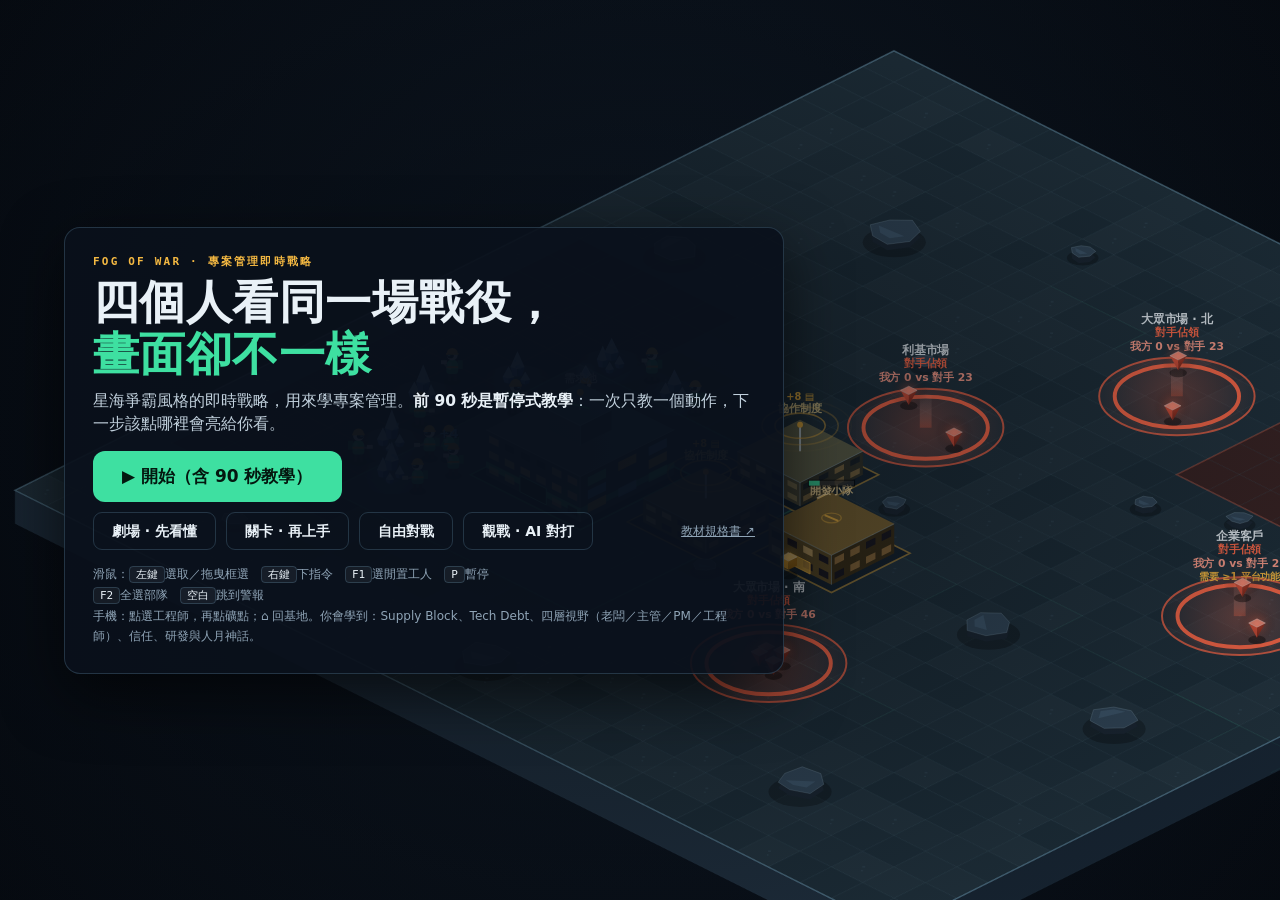
<file: orig/index.html>
<!doctype html>
<html lang="zh-Hant">
<head>
<meta charset="utf-8">
<meta name="viewport" content="width=device-width,initial-scale=1,viewport-fit=cover">
<title>戰爭迷霧 — 專案管理即時戰略</title>
<meta name="description" content="星海爭霸風格的專案管理即時戰略：先暫停教學、一次學一個動作，玩懂供給卡住、技術債、三層視野與信任。">
<link rel="icon" href="data:image/svg+xml,%3Csvg xmlns='http://www.w3.org/2000/svg' viewBox='0 0 32 32'%3E%3Crect width='32' height='32' rx='7' fill='%230b1420'/%3E%3Cpath d='M16 5l10 5.5v11L16 27 6 21.5v-11z' fill='none' stroke='%233ee0a1' stroke-width='2'/%3E%3Ccircle cx='16' cy='16' r='3' fill='%23f5b942'/%3E%3C/svg%3E">
<style>
:root{color-scheme:dark;--bg:#070b12;--panel:rgba(10,17,28,.92);--panel2:rgba(22,35,52,.95);--line:rgba(130,180,215,.22);--ink:#e9f1f7;--dim:#8fa4b6;--teal:#3ee0a1;--amber:#f5b942;--blue:#5aa9ff;--red:#ff5a4d;--pink:#ff6b9a;--violet:#a58bff;--font:"PingFang TC","Noto Sans TC","Microsoft JhengHei","Heiti TC",system-ui,-apple-system,"Segoe UI",sans-serif;--mono:ui-monospace,"SF Mono",Menlo,Consolas,monospace}
*{box-sizing:border-box;margin:0;padding:0}
html,body{height:100%;background:var(--bg);color:var(--ink);font-family:var(--font);font-size:14px;line-height:1.45;overflow:hidden;-webkit-tap-highlight-color:transparent;-webkit-user-select:none;user-select:none;overscroll-behavior:none}
button{font:inherit;color:inherit;cursor:pointer;border:0;background:none}
#app{position:fixed;inset:0;overflow:hidden}
#stage{position:absolute;inset:0;width:100%;height:100%;display:block;touch-action:none;cursor:default}
#stage.cmd{cursor:crosshair}
.hide{display:none!important}
.off{display:none}
.panel{background:var(--panel);border:1px solid var(--line);border-radius:10px;backdrop-filter:blur(6px)}

/* ── HUD ─────────────────────────────── */
#hud{position:absolute;inset:0;pointer-events:none}
#hud.off{display:none}
#hud>*{pointer-events:auto}
#tl{position:absolute;left:12px;top:12px;padding:8px 12px;max-width:min(340px,42vw)}
#mTitle{font-size:11px;letter-spacing:.14em;color:var(--amber);font-weight:700}
#mGoal{font-size:14px;font-weight:700;margin-top:2px}
#mSub{font-size:12px;color:var(--dim);margin-top:2px}
#mSub:empty{display:none}
#mSub b{color:var(--ink)}
#mSub .bad{color:var(--red)}
#tc{position:absolute;left:50%;top:10px;transform:translateX(-50%);text-align:center;pointer-events:none;display:flex;flex-direction:column;align-items:center;gap:4px}
#clock{font-family:var(--mono);font-size:18px;font-weight:700;letter-spacing:.06em;text-shadow:0 1px 8px #000}
#clock:empty{display:none}
#pausedTag{font-size:12px;font-weight:700;padding:3px 10px;border-radius:99px;background:rgba(245,185,66,.16);border:1px solid rgba(245,185,66,.5);color:var(--amber)}
#pausedTag:empty{display:none}
#pausedTag.go{background:rgba(62,224,161,.14);border-color:rgba(62,224,161,.5);color:var(--teal)}
#tr{position:absolute;right:12px;top:12px;display:flex;gap:6px;align-items:stretch;flex-wrap:wrap;justify-content:flex-end;max-width:62vw}
.pill{display:flex;align-items:baseline;gap:7px;padding:6px 11px;background:var(--panel);border:1px solid var(--line);border-radius:10px;min-width:92px;transition:border-color .2s,background .2s}
.pill b{font-family:var(--mono);font-size:17px;font-weight:700}
.pill small{font-size:11px;color:var(--dim);font-family:var(--mono);margin-left:auto}
.pill .g{width:11px;height:11px;flex:none;align-self:center;display:inline-block}
.g.ore{background:var(--blue);clip-path:polygon(50% 0,100% 35%,80% 100%,20% 100%,0 35%)}
.g.sup{background:var(--amber);border-radius:2px;clip-path:polygon(0 30%,100% 30%,100% 100%,0 100%)}
.g.debt{background:var(--pink);clip-path:polygon(50% 0,100% 50%,50% 100%,0 50%)}
.g.trust{background:var(--red);clip-path:path('M5.5 10 1 5.2C-.6 3.3.6 0 3 0c1 0 2 .6 2.5 1.4C6 .6 7 0 8 0c2.4 0 3.6 3.300 2 5.200z')}
.pill.warn{border-color:var(--amber);background:rgba(245,185,66,.12)}
.pill.bad{border-color:var(--red);background:rgba(255,90,77,.16);animation:blink .7s infinite alternate}
.pill.up b{color:var(--teal)}.pill.down b{color:var(--red)}
@keyframes blink{to{background:rgba(255,90,77,.34)}}
.ibtn{width:34px;min-width:34px;border-radius:10px;background:var(--panel);border:1px solid var(--line);font-size:13px;font-weight:700;color:var(--dim)}
.ibtn:hover{color:var(--ink);border-color:var(--dim)}
#views{position:absolute;left:50%;top:62px;transform:translateX(-50%);display:flex;background:var(--panel);border:1px solid var(--line);border-radius:12px;overflow:hidden}
#views button{padding:7px 14px;font-size:12px;font-weight:700;color:var(--dim);display:flex;align-items:center;gap:6px;border-right:1px solid var(--line)}
#views button:last-child{border-right:0}
#views button i{font-style:normal;font-family:var(--mono);font-size:10px;padding:1px 5px;border:1px solid var(--line);border-radius:4px}
#views button.on{background:var(--amber);color:#1a1200}
#views button.on i{border-color:rgba(0,0,0,.35)}
#feed{position:absolute;left:12px;top:96px;display:flex;flex-direction:column;gap:3px;pointer-events:none;max-width:min(360px,46vw)}
#feed div{font-size:12px;padding:3px 9px;border-radius:6px;background:rgba(7,11,18,.66);color:var(--ink);border-left:3px solid var(--dim);animation:feedin .25s ease-out;transition:opacity .6s}
#feed div.warn{border-color:var(--amber)}#feed div.bad{border-color:var(--red);color:#ffd0cb}#feed div.good{border-color:var(--teal)}
#feed div.old{opacity:0}
@keyframes feedin{from{transform:translateX(-14px);opacity:0}}

#bTech{cursor:pointer;color:var(--violet);border-color:rgba(165,139,255,.5);min-width:0}#bTech b{font-size:13px;color:var(--ink)}#bTech:hover{background:rgba(165,139,255,.15)}
#tech{position:absolute;right:12px;top:60px;width:min(372px,calc(100vw - 24px));max-height:calc(100vh - 230px);overflow:auto;padding:12px;z-index:5}
#tech .th{display:flex;align-items:center;gap:8px}#tech .th b{font-size:15px}#tech .th .sub{font-size:11px;color:var(--dim);font-family:var(--mono)}#tech .th .x{margin-left:auto;width:28px;height:28px;border-radius:8px;border:1px solid var(--line);color:var(--dim)}
#tech .curr{margin-top:10px;padding:9px 11px;background:var(--panel2);border:1px solid rgba(165,139,255,.35);border-radius:10px}#tech .cn{font-size:13px}#tech .cn.dim{color:var(--dim)}#tech .cm{font-size:12px;color:var(--dim);margin-top:5px}
#tech .crew{display:flex;gap:6px;margin-top:10px}#tech .pip{flex:1;height:46px;border-radius:7px;background:rgba(255,255,255,.05);border:1px solid var(--line);position:relative;overflow:hidden;display:flex;align-items:flex-end}
#tech .pip i{display:block;width:100%;background:rgba(255,255,255,.1)}#tech .pip.go i{background:rgba(245,185,66,.5)}#tech .pip.on i{background:var(--violet)}#tech .pip span{position:absolute;top:2px;left:0;right:0;text-align:center;font-size:10px;font-family:var(--mono);color:var(--ink)}
#tech .acts{display:flex;gap:6px;margin-top:8px}#tech .acts .btn{padding:6px 10px;font-size:12px}
#tech .note{font-size:11.5px;color:var(--dim);margin-top:8px;line-height:1.55}#tech .note b{color:var(--amber)}
#tech .projs{display:grid;gap:8px;margin-top:10px}
#tech .proj{padding:10px 11px;border-radius:10px;background:var(--panel2);border:1px solid var(--line);position:relative}#tech .proj.lock{opacity:.62}#tech .proj.done{border-color:rgba(62,224,161,.5)}#tech .proj.cur{border-color:var(--violet)}
#tech .pn{font-weight:700;font-size:13.5px}#tech .pn small{margin-left:6px}#tech .lv{display:inline-block;width:9px;height:9px;border-radius:50%;border:1.5px solid var(--dim);margin-right:3px;vertical-align:-1px}#tech .lv.on{background:var(--violet);border-color:var(--violet)}
#tech .pf{font-size:12px;color:#c1d0dc;margin-top:3px}#tech .pc{font-size:11px;color:var(--dim);font-family:var(--mono);margin-top:4px}#tech .pb{font-size:11.5px;color:#d9ccff;margin-top:4px;line-height:1.5}#tech .pb b{color:var(--amber)}#tech .pw{font-size:11.5px;color:var(--amber);margin-top:4px}
#tech .go{margin-top:8px;padding:6px 12px;font-size:12.5px;width:100%;background:var(--violet);color:#120a30}#tech .go[disabled]{background:rgba(255,255,255,.08);color:var(--dim)}
/* 底部三塊：避開平台注入的「← ToolHub」（左下）與 ♥（右下） */
#bl{position:absolute;left:138px;bottom:12px;padding:6px;background:var(--panel);border:1px solid var(--line);border-radius:10px}
#mm{display:block;width:224px;height:116px;cursor:pointer}
#bc{position:absolute;left:50%;bottom:12px;transform:translateX(-50%);width:min(440px,calc(100vw - 720px));min-width:280px;padding:10px 12px;min-height:88px}
#br{position:absolute;right:104px;bottom:12px;display:grid;grid-template-columns:repeat(3,92px);gap:5px}
#idle{position:absolute;left:138px;bottom:148px;padding:6px 12px;border-radius:10px;background:rgba(245,185,66,.16);border:1px solid var(--amber);color:var(--amber);font-weight:700;font-size:12px}
#home{position:absolute;left:138px;bottom:186px;width:34px;height:30px;border-radius:9px;background:var(--panel);border:1px solid var(--line);color:var(--dim);font-size:16px}
#idle.hide+#home{bottom:148px}

.cbtn{position:relative;height:64px;padding:6px 5px 5px;background:var(--panel2);border:1px solid var(--line);border-radius:9px;text-align:left;display:flex;flex-direction:column;justify-content:space-between;transition:transform .08s,border-color .15s,background .15s}
.cbtn:hover:not(.dis){border-color:var(--teal);background:rgba(62,224,161,.1)}
.cbtn:active:not(.dis){transform:scale(.96)}
.cbtn .n{font-size:12.5px;font-weight:700;line-height:1.2;padding-right:10px}
.cbtn .c{font-size:10px;color:var(--dim);font-family:var(--mono);line-height:1.2}
.cbtn .k{position:absolute;right:5px;top:3px;font-size:10px;font-family:var(--mono);color:var(--dim);opacity:.85}
.cbtn.dis{opacity:.42;cursor:not-allowed}
.cbtn.on{border-color:var(--amber);background:rgba(245,185,66,.14)}
.cbtn.short{border-color:var(--red)}
.cbtn.empty{visibility:hidden}
.cbtn.pulse{animation:cpulse 1s infinite}
@keyframes cpulse{50%{box-shadow:0 0 0 4px rgba(62,224,161,.35)}}

.ihead{display:flex;align-items:center;gap:10px}
.ico{width:42px;height:42px;flex:none;border-radius:9px;background:linear-gradient(160deg,#20364a,#0f1b29);border:1px solid var(--line);display:grid;place-items:center;font-size:18px}
.ico.eng::before{content:"";width:16px;height:22px;border-radius:8px 8px 4px 4px;background:var(--teal);box-shadow:inset 0 -6px 0 rgba(0,0,0,.25)}
.ico.hub::before{content:"";width:26px;height:26px;background:var(--teal);clip-path:polygon(50% 0,100% 28%,100% 78%,50% 100%,0 78%,0 28%);opacity:.9}
.ico.comms::before{content:"";width:22px;height:22px;background:var(--amber);clip-path:polygon(50% 0,100% 30%,100% 100%,0 100%,0 30%)}
.ico.obs::before{content:"";width:22px;height:22px;border:3px solid var(--violet);border-radius:50%;box-shadow:inset 0 0 0 4px rgba(165,139,255,.25)}
.ico.feat::before{content:"";width:20px;height:20px;background:var(--amber);clip-path:polygon(50% 0,100% 25%,100% 75%,50% 100%,0 75%,0 25%)}
.ico.squad::before{content:"";width:22px;height:22px;background:var(--amber);clip-path:polygon(0 30%,50% 0,100% 30%,100% 100%,0 100%)}
.ico.plat::before{content:"";width:22px;height:22px;background:var(--violet);clip-path:polygon(50% 0,100% 40%,80% 100%,20% 100%,0 40%)}
.ico.node::before{content:"";width:22px;height:12px;border:3px solid var(--teal);border-radius:50%}
.grp span.f{background:var(--amber)}
.ico.lab::before{content:"";width:22px;height:22px;background:var(--violet);clip-path:polygon(50% 0,100% 30%,100% 100%,0 100%,0 30%);opacity:.9}
.g.tech{background:var(--violet);border-radius:50%;box-shadow:inset 0 0 0 2px rgba(255,255,255,.35)}
.ico.debt::before{content:"";width:20px;height:20px;background:var(--pink);clip-path:polygon(50% 0,100% 50%,50% 100%,0 50%)}
.ico.ore::before{content:"";width:20px;height:22px;background:var(--blue);clip-path:polygon(50% 0,100% 35%,80% 100%,20% 100%,0 35%)}
.iname{font-weight:700;font-size:14px}
.iname small{font-size:11px;color:var(--dim);font-weight:400;margin-left:6px}
.istate{font-size:12px;color:var(--dim);margin-top:1px}
.istate b{color:var(--ink)}
.bar{height:6px;border-radius:3px;background:rgba(255,255,255,.1);overflow:hidden;margin-top:6px}
.bar i{display:block;height:100%;background:var(--teal);width:0;transition:width .12s linear}
.bar.amber i{background:var(--amber)}
.queue{display:flex;gap:4px;margin-top:8px}
.queue span{width:28px;height:28px;border-radius:6px;background:rgba(255,255,255,.06);border:1px solid var(--line);position:relative;overflow:hidden}
.queue span i{position:absolute;left:0;bottom:0;width:100%;background:rgba(62,224,161,.5)}
.queue span.f{border-color:var(--teal)}
.queue span::after{content:"";position:absolute;inset:6px 9px;border-radius:5px 5px 2px 2px;background:var(--teal);opacity:.85}
.grp{display:flex;flex-wrap:wrap;gap:4px;margin-top:8px}
.grp span{width:22px;height:26px;border-radius:5px 5px 3px 3px;background:var(--teal);opacity:.85;border:2px solid rgba(255,255,255,.15)}
.grp span.idle{background:var(--amber)}
.tag{display:inline-block;font-size:10px;font-weight:700;padding:1px 6px;border-radius:5px;margin-left:6px;background:rgba(245,185,66,.18);color:var(--amber);vertical-align:1px}
.tag.bad{background:rgba(255,90,77,.2);color:var(--red)}
.tag.good{background:rgba(62,224,161,.18);color:var(--teal)}
.tag.v{background:rgba(165,139,255,.2);color:var(--violet)}

#dragbox{position:absolute;border:1px solid var(--teal);background:rgba(62,224,161,.1);display:none;pointer-events:none}
#toast{position:absolute;left:50%;top:22%;transform:translate(-50%,0);pointer-events:none;display:flex;flex-direction:column;align-items:center;gap:6px;z-index:30}
#toast div{padding:9px 18px;border-radius:10px;font-weight:700;font-size:15px;background:rgba(10,17,28,.94);border:1px solid var(--amber);color:var(--amber);animation:toast 2.6s ease-out forwards;text-align:center;max-width:86vw}
#toast div.bad{border-color:var(--red);color:#ffb3ac;background:rgba(40,10,10,.94)}
#toast div.good{border-color:var(--teal);color:var(--teal)}
@keyframes toast{0%{opacity:0;transform:translateY(8px) scale(.96)}8%{opacity:1;transform:none}80%{opacity:1}100%{opacity:0;transform:translateY(-10px)}}

/* ── 教學 Coach ─────────────────────── */
#coach{position:absolute;inset:0;pointer-events:none;z-index:40}
#coach.off{display:none}
#spot{position:absolute;left:0;top:0;width:60px;height:60px;border-radius:14px;box-shadow:0 0 0 100vmax rgba(3,6,10,.36),0 0 0 0 rgba(245,185,66,0);border:2px solid var(--amber);transition:opacity .2s;animation:spot 1.1s ease-in-out infinite}
#spot.round{border-radius:50%}
#spot.none{opacity:0;animation:none}
@keyframes spot{50%{border-color:rgba(245,185,66,.5);box-shadow:0 0 0 100vmax rgba(3,6,10,.36),0 0 18px 4px rgba(245,185,66,.6)}}
#ptr{position:absolute;left:0;top:0;width:0;height:0}
#ptr::before{content:"";position:absolute;left:-14px;top:-38px;width:28px;height:34px;background:var(--amber);clip-path:polygon(50% 100%,0 40%,32% 40%,32% 0,68% 0,68% 40%,100% 40%);filter:drop-shadow(0 2px 6px rgba(0,0,0,.6));animation:bob .7s ease-in-out infinite alternate}
#ptr.up::before{top:6px;transform:rotate(180deg);animation-name:bobu}
#ptr.none{display:none}
@keyframes bob{to{transform:translateY(-9px)}}
@keyframes bobu{from{transform:rotate(180deg) translateY(0)}to{transform:rotate(180deg) translateY(-9px)}}
#bubble{position:absolute;left:0;top:0;width:min(330px,88vw);padding:12px 14px 12px;background:rgba(9,15,25,.97);border:1px solid var(--amber);border-radius:12px;box-shadow:0 8px 30px rgba(0,0,0,.6);pointer-events:auto}
#bubble.shake{animation:shake .35s}
@keyframes shake{20%{margin-left:-7px}40%{margin-left:7px}60%{margin-left:-5px}80%{margin-left:5px}}
#cStep{font-size:10px;letter-spacing:.14em;color:var(--amber);font-weight:700;display:flex;justify-content:space-between;align-items:center}
#cStep .dots{display:flex;gap:3px}
#cStep .dots i{width:14px;height:3px;border-radius:2px;background:rgba(255,255,255,.18)}
#cStep .dots i.d{background:var(--amber)}
#cMsg{font-size:17px;font-weight:700;line-height:1.35;margin-top:6px}
#cMsg em{font-style:normal;color:var(--amber)}
#cSub{font-size:12.5px;color:var(--dim);margin-top:5px;line-height:1.5}
#cSub b{color:var(--ink)}
#cSub:empty{display:none}
#cAct{display:flex;gap:8px;margin-top:10px;justify-content:flex-end;align-items:center}
#cAct:empty{display:none}
#cAct .skip{margin-right:auto;font-size:11px;color:var(--dim);text-decoration:underline;text-underline-offset:2px}
.btn{padding:8px 18px;border-radius:9px;font-weight:700;font-size:14px;background:var(--amber);color:#1a1200;border:1px solid transparent}
.btn:hover{filter:brightness(1.1)}
.btn.ghost{background:transparent;color:var(--ink);border-color:var(--line)}
.btn.ghost:hover{border-color:var(--dim)}
.btn.teal{background:var(--teal);color:#04170f}
.btn.big{padding:12px 28px;font-size:17px;border-radius:12px}
.btn[disabled]{opacity:.4;cursor:not-allowed;filter:none}

/* ── 全螢幕 modal（標題／簡報／結算／四格表）──────── */
#modal{position:absolute;inset:0;z-index:60;display:none;place-items:center;background:radial-gradient(ellipse at 50% 40%,rgba(10,20,34,.86),rgba(4,7,12,.96));overflow:auto;padding:16px}
#modal.on{display:grid}
@media (min-width:1000px){#modal.title{place-items:center start;padding-left:5vw}}
#modal.clear{background:radial-gradient(ellipse at 40% 50%,rgba(4,7,12,.6),rgba(4,7,12,.05))}
.card{width:min(720px,100%);background:var(--panel);border:1px solid var(--line);border-radius:16px;padding:26px 28px;box-shadow:0 20px 60px rgba(0,0,0,.6)}
.kicker{font-size:11px;letter-spacing:.2em;color:var(--amber);font-weight:700;font-family:var(--mono)}
.card h1{font-size:clamp(28px,5.4vw,46px);line-height:1.12;margin:8px 0 10px;letter-spacing:.01em}
.card h1 em{font-style:normal;color:var(--teal)}
.card h2{font-size:22px;margin:6px 0 8px}
.card p{color:#c1d0dc;margin:6px 0}
.card p b{color:var(--ink)}
.card .lead{font-size:15.5px}
.row{display:flex;gap:10px;flex-wrap:wrap;align-items:center;margin-top:16px}
.mlist{display:grid;gap:8px;margin-top:16px}
.mcard{display:flex;gap:12px;align-items:center;text-align:left;padding:11px 14px;border-radius:12px;background:var(--panel2);border:1px solid var(--line);width:100%;transition:border-color .15s,transform .1s}
.mcard:hover{border-color:var(--teal);transform:translateX(3px)}
.mcard .no{font-family:var(--mono);font-size:12px;color:var(--amber);font-weight:700;min-width:32px}
.mcard .t{font-weight:700;font-size:15px}
.mcard .d{font-size:12px;color:var(--dim);margin-top:1px}
.mcard .ok{margin-left:auto;color:var(--teal);font-weight:700;font-size:12px;white-space:nowrap}
.hint{font-size:12px;color:var(--dim);margin-top:14px;line-height:1.7}
.hint kbd{font-family:var(--mono);font-size:11px;padding:1px 6px;border:1px solid var(--line);border-radius:4px;background:rgba(255,255,255,.05);color:var(--ink)}
.stats{display:grid;grid-template-columns:repeat(auto-fit,minmax(120px,1fr));gap:8px;margin:14px 0}
.stat{padding:10px 12px;border-radius:10px;background:var(--panel2);border:1px solid var(--line)}
.stat b{display:block;font-size:22px;font-family:var(--mono)}
.stat span{font-size:11px;color:var(--dim)}
.stat.ok b{color:var(--teal)}.stat.no b{color:var(--red)}
.lesson{margin-top:12px;padding:12px 14px;border-left:3px solid var(--amber);background:rgba(245,185,66,.08);border-radius:0 10px 10px 0;color:#e6dcc0}
.lesson b{color:var(--amber)}

/* 四格表 / 換位子 */
.form4{display:grid;grid-template-columns:1fr 1fr;gap:10px;margin-top:12px}
.box4{padding:10px 12px;border-radius:12px;background:var(--panel2);border:1px solid var(--line)}
.box4 h3{font-size:12px;letter-spacing:.08em;color:var(--dim);font-weight:700;margin-bottom:6px;display:flex;justify-content:space-between}
.box4 h3 em{font-style:normal;font-family:var(--mono);color:var(--amber)}
.box4 .fact{font-size:13px;line-height:1.6}
.box4 .fact b{font-family:var(--mono)}
.chips{display:flex;flex-wrap:wrap;gap:6px}
.chip{padding:6px 10px;border-radius:99px;font-size:12.5px;font-weight:600;background:rgba(255,255,255,.05);border:1px solid var(--line);color:var(--ink);transition:all .12s}
.chip:hover:not([disabled]){border-color:var(--dim)}
.chip.on{background:rgba(255,90,77,.18);border-color:var(--red);color:#ffc3bd}
.chip.sel{background:rgba(62,224,161,.16);border-color:var(--teal);color:var(--teal)}
.chip[disabled]{opacity:.4;cursor:not-allowed}
.chip small{font-weight:400;color:var(--dim)}
.order{padding:12px 14px;border-radius:12px;background:rgba(245,185,66,.09);border:1px solid rgba(245,185,66,.5);margin-top:12px}
.order .who{font-size:11px;color:var(--amber);letter-spacing:.12em;font-weight:700}
.order .say{font-size:18px;font-weight:700;margin-top:3px}
.order .why{font-size:12px;color:var(--dim);margin-top:3px}
.swap{display:grid;grid-template-columns:1fr 1fr;gap:10px;margin-top:12px}
.view{padding:12px 14px;border-radius:12px;background:var(--panel2);border:1px solid var(--line);font-size:13px;line-height:1.7}
.view h3{font-size:12px;letter-spacing:.1em;color:var(--dim);margin-bottom:4px}
.view.boss{border-color:rgba(245,185,66,.5)}
.view .miss{color:var(--red);font-weight:700}
.view b{font-family:var(--mono)}
.view .dim{color:var(--dim)}

@media (max-width:1180px){#bc{width:min(420px,calc(100vw - 690px));}}
@media (max-width:980px){
  #bl{display:none}
  #idle,#home{left:12px}
  #bc{left:12px;transform:none;width:calc(100vw - 24px - 250px);min-width:180px;bottom:64px}
  #br{right:12px;bottom:64px;grid-template-columns:repeat(3,70px)}
  .cbtn{height:58px}
  #tl{max-width:38vw}
}
@media (max-height:560px){#bc{min-height:64px}.cbtn{height:52px}}

.pill.flash{animation:flash 1.1s ease-out 2}
@keyframes flash{0%{box-shadow:0 0 0 0 rgba(245,185,66,.9);border-color:var(--amber)}100%{box-shadow:0 0 0 14px rgba(245,185,66,0)}}
.tut{animation:tut 1s ease-in-out infinite}
@keyframes tut{50%{box-shadow:0 0 0 3px rgba(245,185,66,.55)}}
#bubble.cap{border-color:var(--teal);width:min(440px,90vw)}
#bubble.cap #cMsg{font-size:16px;font-weight:600;margin-top:4px}
#bubble.cap #cStep{color:var(--teal)}

#rep{position:absolute;left:50%;top:102px;transform:translateX(-50%);padding:8px 16px;border-radius:99px;background:var(--amber);color:#1a1200;font-weight:800;font-size:13px;box-shadow:0 4px 18px rgba(245,185,66,.35);animation:repP 1.2s ease-in-out infinite}
#rep.done{background:var(--panel);color:var(--teal);border:1px solid var(--teal);animation:none;box-shadow:none}
@keyframes repP{50%{box-shadow:0 0 0 7px rgba(245,185,66,.25)}}
#layer{position:absolute;left:50%;bottom:12px;transform:translateX(-50%);width:min(660px,calc(100vw - 24px));padding:12px 14px}
#layer .lk{font-size:11px;letter-spacing:.14em;font-weight:800;color:var(--amber)}
#layer .lk small{color:var(--dim);letter-spacing:0;font-weight:500;margin-left:8px}
.l4{display:grid;grid-template-columns:repeat(auto-fit,minmax(110px,1fr));gap:8px;margin-top:8px}
.l4>div{padding:8px 10px;background:var(--panel2);border:1px solid var(--line);border-radius:10px}
.l4 span{display:block;font-size:11px;color:var(--dim)}
.l4 b{display:block;font-size:17px;font-family:var(--mono);margin-top:2px}
.l4 b.sm{font-size:13px}
.l4 .pb{height:4px;border-radius:2px;background:rgba(255,255,255,.1);margin-top:5px;overflow:hidden}
.l4 .pb i{display:block;height:100%;background:var(--amber)}
.lamp{display:inline-block;width:11px;height:11px;border-radius:50%;margin-right:6px;vertical-align:-1px}
.lamp.green{background:var(--teal);box-shadow:0 0 10px var(--teal)}.lamp.yellow{background:var(--amber);box-shadow:0 0 10px var(--amber)}.lamp.red{background:var(--red);box-shadow:0 0 10px var(--red)}
.lx{font-size:12px;color:var(--dim);margin-top:8px;line-height:1.55}
.lx b{color:#ffb3ac}
.lx em{font-style:normal;color:var(--teal)}
.cmp{display:grid;grid-template-columns:1.4fr 1fr;gap:10px;margin-top:8px;align-items:center}
.cmp .row2{font-size:12px;color:var(--dim);display:grid;grid-template-columns:44px 1fr 34px;gap:6px;align-items:center;margin:3px 0}
.cmp .row2 .b{height:9px;border-radius:5px;background:rgba(255,255,255,.08);overflow:hidden}
.cmp .row2 .b i{display:block;height:100%}
.cmp .big{text-align:center}.cmp .big b{display:block;font-size:30px;font-family:var(--mono);color:var(--red)}
.cmp .big span{font-size:11px;color:var(--dim)}
.hintpulse{animation:chipP 1s ease-in-out infinite}
@keyframes chipP{50%{box-shadow:0 0 0 4px rgba(245,185,66,.5);border-color:var(--amber)}}
.form4 .ex{font-size:11.5px;color:var(--dim);margin-top:6px;line-height:1.5}
.box4 .fact .bad{color:var(--red)}.box4 .fact .ok{color:var(--teal)}
.tip{padding:9px 12px;border-radius:10px;background:rgba(245,185,66,.1);border:1px solid rgba(245,185,66,.45);font-size:13px;margin-top:12px;line-height:1.55}
.tip b{color:var(--amber)}
.pill small{white-space:nowrap}
@media (max-width:700px){
  html,body{font-size:13px}
  #tr{left:8px;right:8px;top:8px;max-width:none;justify-content:flex-start;flex-wrap:nowrap;gap:4px}
  #tr .ibtn{width:30px;min-width:30px}
  .pill{min-width:0;padding:4px 8px;gap:5px}
  .pill b{font-size:14px}.pill small{font-size:10px}
  #pTrust small,#pSup small{display:none}
  #tl{left:8px;top:50px;padding:6px 9px;max-width:calc(100vw - 16px)}
  #mGoal{font-size:13px}
  #views{top:118px;bottom:auto;left:8px;transform:none}
  #views button{padding:6px 10px;font-size:11px}
  #tc{top:auto;bottom:calc(var(--stack,132px) + 106px);left:50%}
  #feed{top:158px;left:8px;max-width:calc(100vw - 16px)}
  #bc{left:8px;right:8px;bottom:calc(64px + var(--brh,60px));width:auto;min-width:0;min-height:64px;padding:8px 10px;transform:none}
  #br{left:8px;right:8px;bottom:56px;grid-template-columns:repeat(4,1fr);gap:4px}
  .cbtn{height:60px}
  .cbtn .k{display:none}
  #idle{left:8px;bottom:calc(var(--stack,132px) + 74px)}
  #home{left:auto;right:8px;bottom:calc(var(--stack,132px) + 74px)}
  #idle.hide+#home{bottom:calc(var(--stack,132px) + 74px)}
  .cbtn.empty{display:none}
  #rep{top:auto;bottom:calc(var(--stack,132px) + 130px);font-size:12px}
  #layer{bottom:56px}.l4{grid-template-columns:1fr 1fr}.l4 b{font-size:15px}
  .cmp{grid-template-columns:1fr}
  .card{padding:18px 16px}
  .card h2{font-size:19px}
  .form4,.swap{grid-template-columns:1fr}
  #toast{top:30%}
  #bubble{width:min(340px,92vw)}
}
@media (max-width:700px){#bTech{position:fixed;right:52px;bottom:calc(var(--stack,132px) + 74px);padding:6px 10px;white-space:nowrap;z-index:6}#bTech .g{display:none}#tech{right:8px;left:8px;top:158px;width:auto;max-height:calc(100vh - 470px);padding:10px}#tech .crew .pip{height:38px}}
#views button.eng.on{background:#ff8fb1;color:#2a0a16}
#layer .acts{display:flex;gap:6px;margin-top:8px;flex-wrap:wrap}#layer .acts .btn{padding:6px 12px;font-size:12.5px}
.view.eng{border-color:rgba(255,143,177,.55)}.view.eng h3{color:#ffb3c8}
.swap{grid-template-columns:repeat(auto-fit,minmax(210px,1fr))}
#hud.r-eng #pOre,#hud.r-eng #pSup,#hud.r-eng #pDebt,#hud.r-eng #pTrust,#hud.r-eng #bTech,#hud.r-eng #rep,#hud.r-eng #tl,#hud.r-eng #tc,#hud.r-eng #feed,#hud.r-eng #idle,#hud.r-eng #home,#hud.r-eng #tech{display:none!important}
@media (max-width:700px){#views .en{display:none}#views button{padding:6px 9px}}
/* ── v6 觀戰導播 ── */
#hud.spec #br,#hud.spec #bc,#hud.spec #idle,#hud.spec #rep,#hud.spec #bTech{display:none!important}
#specbar{position:absolute;right:104px;bottom:12px;display:flex;gap:6px;align-items:center;padding:8px 10px;flex-wrap:wrap;justify-content:flex-end;max-width:min(520px,calc(100vw - 24px))}
#specbar .btn{padding:7px 12px;font-size:12.5px}
#specbar .btn.on{border-color:var(--teal);color:var(--teal)}
#specbar .lv{font-size:12px;font-weight:800;letter-spacing:.06em;color:#ffb3ac;display:flex;align-items:center;gap:6px;margin-right:4px}
#specbar .lv i{width:8px;height:8px;border-radius:50%;background:var(--red);animation:live 1.2s ease-in-out infinite}
@keyframes live{50%{opacity:.25}}
#cast{position:absolute;left:50%;top:104px;transform:translateX(-50%);width:min(620px,calc(100vw - 24px));padding:10px 14px 12px;border-radius:12px;background:rgba(7,12,20,.9);border:1px solid var(--line);box-shadow:0 8px 30px rgba(0,0,0,.45);pointer-events:none;overflow:hidden;transition:opacity .3s,transform .3s}
#cast.hide{opacity:0;transform:translate(-50%,-6px)}
#cast.on{opacity:1;animation:castin .35s ease-out}
@keyframes castin{from{opacity:0;transform:translate(-50%,-8px)}to{opacity:1;transform:translate(-50%,0)}}
#cast .tg{display:inline-block;font-size:11px;font-weight:800;letter-spacing:.08em;padding:2px 8px;border-radius:99px;background:rgba(245,185,66,.16);color:var(--amber);margin-bottom:5px}
#cast .tg.fog{background:rgba(255,90,77,.16);color:#ffb3ac}
#cast .tx{font-size:14.5px;line-height:1.55;color:var(--ink)}
#cast .tx .dim{color:var(--dim);font-size:13px}
#cast i{position:absolute;left:0;bottom:0;height:2px;width:100%;background:var(--amber);transform-origin:left;animation:castbar linear forwards}
@keyframes castbar{from{transform:scaleX(1)}to{transform:scaleX(0)}}
@media (max-width:700px){
  #specbar{left:8px;right:8px;bottom:56px;max-width:none;justify-content:space-between;padding:6px;flex-wrap:nowrap;gap:4px}
  #specbar .btn{padding:6px 8px;font-size:11.5px;white-space:nowrap}
  #specbar .lv{font-size:0;margin:0 2px}#specbar .lv i{width:9px;height:9px}
  #cast{top:auto;bottom:106px;width:calc(100vw - 16px);padding:8px 12px 10px}#cast .tx{font-size:13.5px}
  #hud.spec #layer{bottom:auto;top:158px}
  #hud.spec #tc{bottom:250px}
}

/* ── 劇場模式 UI：所有選擇器以 #theater 為前綴，不污染遊戲本體 ─────────── */
#app.th-on #stage{transition:opacity .6s ease}
#theater{position:absolute;inset:0;z-index:20;pointer-events:none;font-family:var(--font);color:var(--ink)}
#theater .off{display:none!important}
#theater .th-catch{position:absolute;inset:0;pointer-events:auto}
#theater button{font:inherit;color:inherit;cursor:pointer;border:0;background:none}
#theater .u{color:var(--teal)}#theater .e{color:#ff6a4a}#theater .e.stale{color:#8a8172}

/* 上方列 */
#theater .th-top{z-index:3;position:absolute;left:0;right:0;top:0;min-height:54px;display:flex;align-items:center;gap:12px;padding:8px 12px;background:linear-gradient(180deg,rgba(4,7,12,.95),rgba(4,7,12,.6) 72%,rgba(4,7,12,0));pointer-events:auto}
#theater .th-back,#theater .th-auto,#theater .th-nav button{padding:7px 14px;border-radius:10px;background:var(--panel);border:1px solid var(--line);font-weight:700;font-size:13px;white-space:nowrap}
#theater .th-back:hover,#theater .th-auto:hover,#theater .th-nav button:hover:not(:disabled){border-color:var(--dim)}
#theater .th-auto.on{border-color:var(--teal);color:var(--teal);background:rgba(62,224,161,.12)}
#theater .th-nav button:disabled{opacity:.35;cursor:not-allowed}
#theater .th-nav button.pri{background:var(--amber);color:#1a1200;border-color:transparent}
#theater .th-title{flex:1;min-width:0;line-height:1.25}
#theater .th-title small{display:block;font:700 10px var(--mono);letter-spacing:.18em;color:var(--amber)}
#theater .th-title b{font-size:17px}
#theater .th-title span{font-size:12px;color:var(--dim);margin-left:10px}
#theater .th-ctl{display:flex;align-items:center;gap:12px}
#theater .th-dots{display:flex;gap:4px}
#theater .th-dots i{width:18px;height:4px;border-radius:2px;background:rgba(255,255,255,.18);transition:background .3s}
#theater .th-dots i.d{background:var(--amber)}#theater .th-dots i.c{background:#fff}

/* 三層開關 */
#theater .th-layers{position:absolute;top:56px;left:50%;transform:translateX(-50%);display:flex;gap:8px;pointer-events:auto}
#theater .th-layers button{display:flex;align-items:center;gap:8px;padding:6px 13px;border-radius:99px;background:var(--panel);border:1px solid var(--line);font-weight:700;font-size:12px;color:var(--dim);white-space:nowrap;transition:all .15s}
#theater .th-layers button i{width:14px;height:14px;border-radius:4px;border:1.5px solid currentColor;display:grid;place-items:center;font-style:normal}
#theater .th-layers button.on i::after{content:"";width:8px;height:8px;border-radius:2px;background:currentColor}
#theater .th-layers .l-o.on{color:var(--amber);border-color:var(--amber);background:rgba(245,185,66,.1)}
#theater .th-layers .l-b.on{color:#5aa9ff;border-color:#5aa9ff;background:rgba(90,169,255,.1)}
#theater .th-layers .l-g.on{color:var(--teal);border-color:var(--teal);background:rgba(62,224,161,.1)}
#theater .th-layers .l-e.on{color:#ff8fb1;border-color:#ff8fb1;background:rgba(255,143,177,.12)}
#theater .th-layers button small{font:700 9px var(--mono);letter-spacing:.12em;opacity:.75}

/* 卡片區 */
#theater .th-lay{position:absolute;left:0;right:0;top:100px;bottom:calc(var(--sayh,150px) + 26px)}
#theater .th-pane{position:absolute;background:rgba(8,14,24,.93);border:1px solid var(--line);border-radius:12px;padding:10px 12px;overflow:auto;max-height:100%;pointer-events:auto;animation:thIn .3s ease-out}
@keyframes thIn{from{opacity:0;transform:translateY(8px)}}
#theater .p-o{left:12px;top:0;width:262px;border-top:3px solid var(--amber)}
#theater .p-g{right:12px;top:0;width:296px;border-top:3px solid var(--teal)}
#theater .p-b{left:50%;top:0;margin-left:calc(min(470px,100vw - 660px) / -2);width:min(470px,calc(100vw - 660px));border-top:3px solid #5aa9ff}
#theater .p-e{left:50%;top:0;margin-left:calc(min(470px,100vw - 660px) / -2);width:min(470px,calc(100vw - 660px));border-top:3px solid #ff8fb1}
#theater .p-o.solo,#theater .p-b.solo,#theater .p-e.solo{left:50%;right:auto;top:2%;margin-left:calc(min(640px,94vw) / -2);width:min(640px,94vw)}
#theater .th-pane h4{font-size:13px;margin-bottom:8px;display:flex;align-items:center;gap:8px}
#theater .th-pane h4 span{font:800 10px var(--mono);letter-spacing:.16em;padding:2px 7px;border-radius:5px}
#theater .p-o h4 span{background:rgba(245,185,66,.2);color:var(--amber)}
#theater .p-b h4 span{background:rgba(90,169,255,.2);color:#5aa9ff}
#theater .p-g h4 span{background:rgba(62,224,161,.2);color:var(--teal)}
#theater .p-e h4 span{background:rgba(255,143,177,.2);color:#ff8fb1}
#theater .th-grid{display:grid;grid-template-columns:1fr 1fr;gap:6px}
#theater .th-grid.g4{grid-template-columns:repeat(4,1fr)}
#theater .p-b:not(.solo) .th-grid.g4{grid-template-columns:1fr 1fr}
#theater .th-c{background:var(--panel2);border:1px solid var(--line);border-radius:9px;padding:7px 9px;min-width:0}
#theater .th-c.w2{grid-column:span 2}
#theater .th-c span{display:block;font-size:11px;color:var(--dim)}
#theater .th-c b{display:block;font-family:var(--mono);font-size:18px;margin-top:2px;white-space:nowrap}
#theater .th-c b.sm{font-size:13px;line-height:1.35;white-space:normal;font-family:var(--font)}
#theater .solo .th-c b{font-size:22px}#theater .solo .th-c b.sm{font-size:15px}
#theater b em{font-style:normal;font-size:11px;color:var(--dim);margin-left:8px;font-weight:500;font-family:var(--font)}
#theater b i.up,#theater b i.dn,#theater b i.fl{font-style:normal;font-size:12px;margin-left:6px}
#theater i.up{color:var(--teal)}#theater i.dn{color:var(--red)}#theater i.fl{color:var(--dim)}
#theater .th-lamp{display:inline-block;width:11px;height:11px;border-radius:50%;margin-right:7px;vertical-align:-1px}
#theater .th-lamp.green{background:var(--teal);box-shadow:0 0 10px var(--teal)}#theater .th-lamp.amber{background:var(--amber);box-shadow:0 0 10px var(--amber)}#theater .th-lamp.red{background:var(--red);box-shadow:0 0 10px var(--red)}
#theater .th-enemy{margin-top:8px;padding:9px 10px;border:1.5px solid #ff6a4a;background:rgba(255,106,74,.09);border-radius:10px}
#theater .th-enemy b{display:block;font-size:14px;color:#ffd6cc}
#theater .th-enemy small{display:block;font-size:11px;color:#c08a80;margin-top:2px}
#theater .th-enemy.mute{border-color:var(--line);background:rgba(255,255,255,.03)}#theater .th-enemy.mute b{color:var(--dim);font-size:12px;font-weight:600}
#theater .th-blind{margin-top:8px;font-size:11.5px;color:var(--dim);line-height:1.55}
#theater .th-blind b{color:#ffb3ac}
#theater .th-chartbox{margin-top:6px;background:var(--panel2);border:1px solid var(--line);border-radius:9px;padding:6px 8px}
#theater .th-leg em{font-style:normal;font-size:11px;margin-right:12px;color:var(--teal)}#theater .th-leg em+em{color:#ff6a4a}
#theater .th-chart{width:100%;height:56px;display:block;margin-top:2px}

/* 工程師層（第 4 視野）：只知道執行、不知道為什麼 */
#theater .th-grid.e2{grid-template-columns:1fr 1fr}
#theater .p-e .th-c{padding:6px 9px;border-color:rgba(255,143,177,.22)}
#theater .p-e .th-c b.sm{font-size:12.5px;line-height:1.4;margin-top:1px}
#theater .p-e .th-grid{gap:5px}#theater .p-e h4{margin-bottom:6px}#theater .p-e{padding:8px 11px}
#theater .tks{display:inline-flex;gap:3px;margin-right:8px;vertical-align:-1px}
#theater .tk{display:inline-block;width:15px;height:10px;border-radius:2px;background:#ff8fb1;position:relative;box-shadow:inset 0 -2px 0 rgba(0,0,0,.2)}
#theater .tk::after{content:"";position:absolute;right:-2px;top:3px;width:4px;height:4px;border-radius:50%;background:#0b1420}
#theater .nowhy{display:inline-block;font-style:normal;font-size:10px;font-weight:800;padding:1px 6px;border-radius:5px;margin-left:8px;background:rgba(255,143,177,.2);color:#ff8fb1;font-family:var(--font)}
#theater small.nowhy{margin-left:6px}
#theater em.hot{font-style:normal;margin:0;color:#ffb36b;font-weight:700;font-size:inherit}
#theater .th-blind.e{margin-top:8px;color:#8c7a82}#theater .th-blind.e b{color:#ff8fb1;font-weight:600}
#theater .th-blind.e .up{color:#a98391;white-space:nowrap}
#theater .p-b.compact .th-chartbox{display:none}
#theater .th-enote{margin:0 0 8px;padding:7px 10px;border-radius:9px;background:rgba(255,143,177,.12);border:1px solid rgba(255,143,177,.45);font-size:12.5px;line-height:1.5;color:#ffd3e0;font-weight:600}

/* PM 列表 */
#theater .th-r{display:flex;justify-content:space-between;gap:10px;align-items:baseline;padding:5px 0;border-bottom:1px dashed rgba(130,180,215,.13);font-size:12px}
#theater .th-r>span{color:var(--dim);flex:none}
#theater .th-r>b{text-align:right;font-family:var(--mono);font-size:13px}
#theater .th-r>b.sm{font-family:var(--font);font-size:12px;line-height:1.4}
#theater .th-r.warn>b{color:var(--amber)}#theater .th-r.bad>b{color:var(--red)}#theater .th-r.good>b{color:var(--teal)}
#theater .th-r>b em{display:block;margin:1px 0 0;font-size:11px}
#theater .th-r.hidn>b{color:#8a8172}
#theater .hid{font-family:var(--font);font-size:12px;color:#a8977a;font-weight:500}
#theater .th-sub{margin:9px 0 3px;font-size:11px;letter-spacing:.08em;color:var(--dim)}
#theater .th-n{padding:4px 0;border-bottom:1px dashed rgba(130,180,215,.13)}
#theater .th-n .nh{display:flex;align-items:center;gap:8px;font-size:12px}
#theater .th-n .nh .nv{margin-left:auto;font:12px var(--mono);display:flex;gap:4px;align-items:baseline}
#theater .th-n .own{font-size:10px;font-weight:800;padding:1px 6px;border-radius:5px}
#theater .own.us{background:rgba(62,224,161,.18);color:var(--teal)}#theater .own.em{background:rgba(255,106,74,.2);color:#ff9d84}#theater .own.none{background:rgba(255,255,255,.08);color:var(--dim)}
#theater .th-n .nb{margin-top:3px;display:grid;gap:2px}
#theater .th-n .bar{height:4px;border-radius:3px;background:rgba(255,255,255,.08);overflow:hidden}
#theater .th-n .bar i{display:block;height:100%;transition:width .4s}
#theater .th-n .bar.u i{background:var(--teal)}#theater .th-n .bar.e i{background:#ff6a4a}#theater .th-n .bar.e.stale i{background:#6f6656}
#theater .th-n .nv small{font:11px var(--font);color:#c9a25a;margin-left:4px}
#theater .th-n .nw{margin-top:3px;font-size:11px;color:var(--dim)}#theater .th-n .nw b{color:var(--red);font-weight:600}

/* 三欄並排 */
#theater .th-tri{position:absolute;inset:0;overflow:auto;display:grid;grid-template-columns:70px repeat(4,minmax(0,1fr));gap:6px;align-content:start;padding:0 12px 4px;pointer-events:auto}
#theater .th-trow{display:contents}
#theater .th-tl{font-size:11px;color:var(--dim);align-self:center;text-align:right;padding-right:4px}
#theater .th-tc{background:rgba(8,14,24,.96);border:1px solid var(--line);border-radius:8px;padding:6px 10px;font-size:12.5px;min-height:34px;display:flex;align-items:center;line-height:1.45;animation:thIn .3s ease-out}
#theater .th-tc>div{min-width:0}
#theater .th-tc b{font-family:var(--mono)}#theater .th-tc b.sm{font-family:var(--font);font-size:12px}#theater .th-tc b.hl{font-family:var(--font);color:#ffd6cc}
#theater .th-tc small{color:var(--dim);font-size:11px;margin-left:6px}
#theater .th-tc.l-e{border-color:rgba(255,143,177,.5)}#theater .th-tc.l-o{border-color:rgba(245,185,66,.5)}#theater .th-tc.l-b{border-color:rgba(90,169,255,.5)}#theater .th-tc.l-g{border-color:rgba(62,224,161,.5)}
#theater .th-tc.empty{background:rgba(8,14,24,.5);border-style:dashed;border-color:rgba(130,180,215,.16)}
#theater .th-no{color:#5f6f7d;font-size:11.5px}
#theater .th-th>div{font-weight:800;font-size:12px;padding:6px 10px;border-radius:8px;position:sticky;top:0;background:rgba(8,14,24,.97);z-index:2}
#theater .th-th small{font-weight:500;color:var(--dim);margin-left:6px}
#theater .th-th .l-o{color:var(--amber);border-top:3px solid var(--amber)}#theater .th-th .l-b{color:#5aa9ff;border-top:3px solid #5aa9ff}#theater .th-th .l-g{color:var(--teal);border-top:3px solid var(--teal)}#theater .th-th .l-e{color:#ff8fb1;border-top:3px solid #ff8fb1}
#theater .th-tc small.nowhy,#theater .th-tc small{white-space:normal}
@media (max-width:1240px){#theater .th-tc{font-size:11.5px;padding:5px 8px}#theater .th-tc b.sm{font-size:11.5px}#theater .th-th small{display:none}#theater .th-tri{grid-template-columns:58px repeat(4,minmax(0,1fr));gap:5px}#theater .th-tl{font-size:10.5px}}

/* 旁白卡 */
#theater .btn{padding:8px 18px;border-radius:9px;font-weight:700;font-size:14px;background:var(--amber);color:#1a1200;border:1px solid transparent}
#theater .btn.ghost{background:transparent;color:var(--ink);border-color:var(--line)}
#theater .btn.teal{background:var(--teal);color:#04170f}
#theater .btn:hover{filter:brightness(1.1)}
#theater .th-say{position:absolute;left:50%;transform:translateX(-50%);bottom:14px;width:min(780px,calc(100vw - 300px));background:rgba(9,15,25,.97);border:1px solid var(--amber);border-radius:14px;padding:12px 16px 10px;box-shadow:0 10px 34px rgba(0,0,0,.6);pointer-events:auto}
#theater .th-quotes{display:flex;gap:8px;margin-bottom:8px;flex-wrap:wrap}
#theater .th-engq{flex:1 1 260px;padding:8px 12px;border-left:3px solid #ff8fb1;background:rgba(255,143,177,.1);border-radius:0 10px 10px 0;font-weight:700;font-size:14px}
#theater .th-engq small{font:800 10px var(--mono);letter-spacing:.14em;color:#ff8fb1;margin-right:8px}
#theater .th-add{color:#ffb3c9;font-size:.93em}
#theater .th-order{flex:1 1 260px;margin-bottom:0;padding:8px 12px;border-left:3px solid var(--amber);background:rgba(245,185,66,.1);border-radius:0 10px 10px 0;font-weight:700;font-size:14px}
#theater .th-order small{font:800 10px var(--mono);letter-spacing:.14em;color:var(--amber);margin-right:8px}
#theater .th-text{font-size:16px;line-height:1.65;color:#dbe6ee}
#theater .th-text b{color:#fff}#theater .th-text em{font-style:normal;color:var(--amber)}
#theater .th-nav{display:flex;align-items:center;gap:10px;margin-top:8px;justify-content:flex-end}
#theater .th-cnt{font:12px var(--mono);color:var(--dim);margin-right:auto}

/* 活路頁 */
#theater .th-ways{position:absolute;inset:0;display:none;overflow:auto;pointer-events:auto;padding:66px 14px 72px;background:radial-gradient(ellipse at 50% 30%,rgba(6,10,17,.82),rgba(4,7,12,.55))}
#theater.ways .th-ways{display:block}
#theater.ways .th-say,#theater.ways .th-lay,#theater.ways .th-layers{display:none}
#theater .th-wi{max-width:1060px;margin:0 auto}
#theater .th-wi h3{font-size:24px;margin:4px 0}
#theater .th-wi .hook{color:#c1d0dc;margin-bottom:14px}
#theater .th-wg{display:grid;grid-template-columns:repeat(3,1fr);gap:12px}
#theater .way{background:var(--panel);border:1px solid var(--line);border-radius:14px;padding:14px 16px;animation:thIn .4s ease-out both}
#theater .way:nth-child(2){animation-delay:.1s}#theater .way:nth-child(3){animation-delay:.2s}
#theater .way.w-a{border-top:3px solid var(--teal)}#theater .way.w-b2{border-top:3px solid var(--amber)}#theater .way.w-c{border-top:3px solid #5aa9ff}
#theater .way .wt{font-weight:800;font-size:16px}
#theater .way .wh{font-size:12.5px;color:var(--dim);margin:2px 0 8px}
#theater .way p{font-size:13.5px;line-height:1.65;color:#d3dfe8;margin:0}
#theater .way p b{color:#fff}#theater .way p em{font-style:normal;color:var(--amber)}
#theater .way .wc{margin-top:10px;padding:8px 10px;border-radius:8px;background:rgba(255,106,74,.1);border:1px solid rgba(255,106,74,.35);font-size:12.5px;line-height:1.55;color:#ffc4b8}
#theater .th-wi .row{margin-top:16px}

/* 閃一下（這一步變動的欄位）*/
#theater .chg{animation:thChg 1.3s ease-out}
@keyframes thChg{0%{box-shadow:0 0 0 0 rgba(245,185,66,.95);background:rgba(245,185,66,.3)}100%{box-shadow:0 0 0 10px rgba(245,185,66,0)}}

/* 手機：地圖縮成上方 34vh 條；卡片垂直可捲；旁白卡固定底部並避開平台注入的「← ToolHub」*/
@media (max-width:700px){
  #theater .th-top{gap:6px 8px;flex-wrap:wrap;padding:6px 8px}
  #theater .th-title{order:3;flex-basis:100%}
  #theater .th-title span{display:none}#theater .th-title b{font-size:15px}
  #theater .th-ctl{margin-left:auto}#theater .th-dots i{width:12px}
  #theater .th-back,#theater .th-auto{padding:6px 10px;font-size:12px}
  #theater .th-layers{top:34vh;left:8px;right:8px;transform:none;justify-content:space-between;gap:4px}
  #theater .th-layers button{padding:6px 8px;font-size:11px;gap:5px}#theater .th-layers button small{display:none}#theater .th-layers button i{width:12px;height:12px}
  #theater .th-engq{font-size:13px;padding:6px 10px}#theater .th-quotes{gap:6px;margin-bottom:6px}
  #theater .th-lay{top:calc(34vh + 40px);bottom:calc(var(--sayh,170px) + 66px);overflow-y:auto;padding:0 8px}
  #theater .th-pane{position:static;width:auto!important;margin:0 0 8px!important;left:auto!important;max-height:none;overflow:visible}
  #theater .th-tri{position:static;grid-template-columns:1fr;padding:0;gap:6px}
  #theater .th-trow{display:block;background:rgba(8,14,24,.94);border:1px solid var(--line);border-radius:10px;padding:6px 8px;margin-bottom:6px}
  #theater .th-tl{text-align:left;font-weight:700;color:var(--ink);padding:0 0 4px}
  #theater .th-tc{display:block;margin-bottom:4px;padding:5px 8px;min-height:0}
  #theater .th-tc::before{display:block;font:800 9px var(--mono);letter-spacing:.14em;margin-bottom:1px}
  #theater .th-tc.l-e::before{content:'ENGINEER';color:#ff8fb1}#theater .th-tc.l-o::before{content:'ORBIT';color:var(--amber)}#theater .th-tc.l-b::before{content:'BRIDGE';color:#5aa9ff}#theater .th-tc.l-g::before{content:'GROUND';color:var(--teal)}
  #theater .th-th{display:none}
  #theater .th-say{left:8px;right:8px;transform:none;width:auto;bottom:56px;padding:10px 12px 8px}
  #theater .th-text{font-size:14px;line-height:1.55}#theater .th-order{font-size:13px;padding:6px 10px}
  #theater .th-nav button{padding:6px 12px}
  #theater .th-ways{padding:58px 8px 84px}
  #theater.ways .th-title{display:none}
  #theater.ways .th-top{min-height:0}
  #theater .th-wg{grid-template-columns:1fr}
  #theater .th-wi h3{font-size:19px}
  #theater .th-grid.g4{grid-template-columns:1fr 1fr}
  #theater .solo .th-c b{font-size:18px}
}
#theater .th-tc em{font-style:normal;font-size:11px;color:var(--dim);margin-left:8px;font-weight:500}

/* ── 賽後統計（87-stats.js）── */
.st-wrap{margin-top:14px;padding:12px 14px;border:1px solid var(--line);border-radius:12px;background:rgba(255,255,255,.025)}
.st-head{display:flex;align-items:baseline;gap:10px;flex-wrap:wrap}
.st-head b{font-size:15px}.st-head span{font-size:11px;color:var(--dim);font-family:var(--mono)}
.st-tabs{display:flex;gap:6px;margin-top:10px;flex-wrap:wrap}
.st-tabs button{padding:5px 12px;border-radius:99px;font-size:12.5px;font-weight:700;color:var(--dim);border:1px solid var(--line);background:rgba(255,255,255,.04)}
.st-tabs button:hover{color:var(--ink);border-color:var(--dim)}
.st-tabs button.on{background:var(--teal);color:#04170f;border-color:var(--teal)}
.st-chart{margin-top:8px;width:100%;overflow:hidden}
.st-svg{display:block;max-width:100%}
.st-svg .st-ax{font:10px var(--mono);fill:#7d8b96}
.st-svg .st-ic{font:700 9px var(--font)}
.st-svg .st-ev{cursor:pointer}
.st-svg .st-ev:hover circle{stroke-width:2.5}
.st-legend{display:flex;flex-wrap:wrap;gap:4px 12px;font-size:11px;color:var(--dim)}
.st-legend span{display:inline-flex;align-items:center;gap:5px}
.st-legend i{display:inline-block;width:12px;height:4px;border-radius:2px}
.st-cap{font-size:12px;color:var(--dim);margin-top:4px;min-height:18px}
.st-keys{display:grid;grid-template-columns:repeat(auto-fit,minmax(120px,1fr));gap:6px;margin-top:10px}
.st-keys>div{padding:8px 10px;border-radius:10px;background:var(--panel2);border:1px solid var(--line)}
.st-keys span{display:block;font-size:11px;color:var(--dim)}
.st-keys b{display:block;font-size:17px;font-family:var(--mono);margin-top:1px}
.st-keys small{display:block;font-size:10.5px;color:var(--dim);margin-top:2px;line-height:1.35}
.st-bad{color:var(--red)!important;font-size:inherit!important;display:inline!important;font-family:inherit!important}
.st-read{margin-top:10px;padding:10px 12px;border-left:3px solid var(--teal);background:rgba(62,224,161,.07);border-radius:0 10px 10px 0}
.st-read>b{font-size:12px;letter-spacing:.08em;color:var(--teal)}
.st-read p{font-size:13.5px;color:#d6e2ea;margin:4px 0 0;line-height:1.6}
.st-read p b{color:var(--amber)}
@media (max-width:700px){.st-wrap{padding:10px}.st-keys{grid-template-columns:1fr 1fr}.st-keys b{font-size:15px}}

</style>
</head>
<body>
<div id="app">
  <canvas id="stage"></canvas>

  <div id="hud" class="off">
    <div id="tl" class="panel">
      <div id="mTitle"></div>
      <div id="mGoal"></div>
      <div id="mSub"></div>
    </div>
    <div id="tc"><span id="clock"></span><span id="pausedTag"></span></div>
    <div id="tr">
      <div class="pill" id="pOre" title="預算 Budget"><i class="g ore"></i><b>0</b><small></small></div>
      <div class="pill hide" id="pSup" title="管理頻寬 Bandwidth（Supply）"><i class="g sup"></i><b>0/0</b><small></small></div>
      <div class="pill hide" id="pDebt" title="技術債 Tech Debt"><i class="g debt"></i><b>?</b><small></small></div>
      <div class="pill hide" id="pTrust" title="信任 Trust（老闆給你的自由度）"><i class="g trust"></i><b>70</b><small></small></div>
      <button class="pill hide" id="bTech" title="研發面板 (T)"><i class="g tech"></i><b>研發</b><small></small></button>
      <button class="ibtn" id="bMute" title="音效 (M)">♪</button>
      <button class="ibtn" id="bSpeed" title="加速 (＋)">×1</button>
      <button class="ibtn" id="bPause" title="暫停 (P)">❚❚</button>
      <button class="ibtn" id="bMenu" title="選單 (Esc)">≡</button>
    </div>
    <div id="views" class="hide">
      <button data-role="orbit"><i>3</i>老闆<span class="en"> Orbit</span></button>
      <button data-role="bridge"><i>2</i>主管<span class="en"> Bridge</span></button>
      <button data-role="ground" class="on"><i>1</i>PM<span class="en"> Ground</span></button>
      <button data-role="engineer" class="eng"><i>4</i>工程師<span class="en"> Engineer</span></button>
    </div>
    <div id="tech" class="panel hide"></div>
    <div id="feed"></div>
    <button id="rep" class="hide"></button>
    <div id="layer" class="panel hide"></div>
    <div id="bl" class="hide"><canvas id="mm" width="224" height="116"></canvas></div>
    <div id="bc" class="panel hide"></div>
    <div id="br" class="hide"></div>
    <button id="idle" class="hide"></button>
    <button id="home" class="hide" title="回基地 (H)">⌂</button>
  </div>

  <div id="dragbox"></div>
  <div id="toast"></div>

  <div id="coach" class="off">
    <div id="spot"></div>
    <div id="ptr"></div>
    <div id="bubble">
      <div id="cStep"></div>
      <div id="cMsg"></div>
      <div id="cSub"></div>
      <div id="cAct"></div>
    </div>
  </div>

  <div id="modal" class="off"></div>
</div>
<script>
/* ── 00-util.js ── */
'use strict';
/* 戰爭迷霧 · 專案管理即時戰略 — 單檔、零外部請求。模擬層與畫面層分離（見 20-sim / 40-render） */
const $ = (s, r = document) => r.querySelector(s);
const $$ = (s, r = document) => [...r.querySelectorAll(s)];
const clamp = (v, a, b) => (v < a ? a : v > b ? b : v);
const lerp = (a, b, t) => a + (b - a) * t;
const ease = t => (t < .5 ? 2 * t * t : 1 - Math.pow(-2 * t + 2, 2) / 2);
const easeOut = t => 1 - Math.pow(1 - t, 3);
const fmtTime = s => { s = Math.max(0, Math.floor(s)); return String(Math.floor(s / 60)).padStart(2, '0') + ':' + String(s % 60).padStart(2, '0'); };
function mulberry32(a) { return function () { a |= 0; a = a + 0x6D2B79F5 | 0; let t = Math.imul(a ^ a >>> 15, 1 | a); t = t + Math.imul(t ^ t >>> 7, 61 | t) ^ t; return ((t ^ t >>> 14) >>> 0) / 4294967296; }; }
function hash2(x, y) { let h = (x * 374761393 + y * 668265263) ^ 0x5bd1e995; h = (h ^ (h >>> 13)) * 1274126177; return ((h ^ (h >>> 16)) >>> 0) / 4294967296; }
const store = {
  get(k, d) { try { const v = localStorage.getItem('fogrts.' + k); return v == null ? d : JSON.parse(v); } catch (e) { return d; } },
  set(k, v) { try { localStorage.setItem('fogrts.' + k, JSON.stringify(v)); } catch (e) { } },
};
function el(tag, cls, html) { const e = document.createElement(tag); if (cls) e.className = cls; if (html != null) e.innerHTML = html; return e; }

/* ── 10-data.js ── */
/* ── 常數與資料表 ───────────────────────── */
const N = 28;               // 地圖 N×N 格
const TW = 64, TH = 32;     // 等角格寬高（world px）
const iso = (x, y) => ({ x: (x - y) * TW / 2, y: (x + y) * TH / 2 });

const SPEED = 3.0;          // 工程師移動速度（格/秒）
const MINE_T = 4.0;         // 每趟採集時間（秒）
const CHUNK = 4;            // 每趟帶回預算
const ENG_COST = 50;
const BASE_TRAIN = 8;       // 工程師訓練秒數（教材用縮短值）
const DEBT_DRAIN = 0.05;    // 每點技術債每秒扣的預算（教材用放大值，規格為 0.03）
const DEBT_SLOW = 0.025;    // 每點技術債讓產出 −2.5%（規格為 1.2%）
const REPAY_S = 3;          // 每點技術債需要的工程師秒數（規格為 10，教材縮短）

const PACE = {
  normal: { key: 'normal', mult: 1.00, debt: 0, name: '正常', sub: '×1.0 · 零債' },
  fast: { key: 'fast', mult: 0.72, debt: 2, name: '加速', sub: '×0.72 · +2 債' },
  rush: { key: 'rush', mult: 0.55, debt: 5, name: '硬趕', sub: '×0.55 · +5 債' },
};

const BLD = {
  hub: { name: '需求池', en: 'Backlog Hub', w: 3, h: 3, hgt: 46, supply: 8, vision: 7.6, cost: 0, time: 0 },
  comms: { name: '協作制度', en: 'Comms Layer', w: 2, h: 2, hgt: 24, supply: 8, vision: 5, cost: 100, step: 45, time: 14 },
  obs: { name: '監控中心', en: 'Observability', w: 2, h: 2, hgt: 38, supply: 0, vision: 7, cost: 125, step: 0, time: 14 },
};

BLD.hub.makes = 'eng';
BLD.squad = { name: '開發小隊', en: 'Dev Squad', w: 2, h: 2, hgt: 30, supply: 0, vision: 5, cost: 150, step: 0, time: 20, makes: 'feat' };
BLD.plat = { name: '平台組', en: 'Platform Team', w: 2, h: 2, hgt: 34, supply: 0, vision: 5, cost: 150, step: 0, time: 24, makes: 'pfeat', needs: 'squad' };
BLD.lab = { name: '研發中心', en: 'R&D Lab', w: 2, h: 2, hgt: 38, supply: 0, vision: 5, cost: 200, step: 0, time: 22, needs: 'comms' };
const RANK = [1, .8, .64, .5, .4, .3];   // 第 n 位研究員的邊際貢獻（人月神話：6 人 = 3.64 倍速，不是 6 倍）
const LAB_SLOTS = RANK.length;
const TECH = [
  { id: 'proc', name: '流程改善', lv: [{ cost: 100, W: 50 }, { cost: 200, W: 90 }, { cost: 350, W: 150 }], need: null, fx: '生產與建造時間 −12%／級（複利）' },
  { id: 'auto', name: '開發環境自動化 CI/CD', lv: [{ cost: 150, W: 70 }, { cost: 250, W: 120 }], need: { proc: 1 }, fx: '採集效率 +10%／級' },
  { id: 'test', name: '自動化測試', lv: [{ cost: 150, W: 80 }], need: { bld: 'obs' }, fx: '趕工產生的技術債 −40%；事故門檻 25→32' },
  { id: 'ci', name: '程式碼審查・持續整合', lv: [{ cost: 200, W: 100 }], need: { test: 1 }, fx: '技術債利息（扣預算＋拖慢產出）−35%' },
  { id: 'onboard', name: 'Onboarding 手冊', lv: [{ cost: 150, W: 90 }], need: { comms: 2 }, fx: '每座協作制度 +8 → +11 ▤' },
  { id: 'arch', name: '平台化架構', lv: [{ cost: 250, W: 120 }], need: { bld: 'plat' }, fx: '全部功能戰力 +10%；維運 −25%' },
  { id: 'refactor', name: '重構', lv: [{ cost: 80, W: 40 }], need: { bld: 'obs' }, repeat: true, fx: '一次清掉 6 點技術債（可重複）' },
  { id: 'insight', name: '市場調研', lv: [{ cost: 120, W: 60 }], need: null, fx: '所有單位視野 +2 格，更早看到據點' },
];
const UNIT = {
  eng: { name: '工程師', cost: 50, time: 8, sup: 1 },
  feat: { name: '功能', cost: 50, time: 8, sup: 1 },
  pfeat: { name: '平台功能', cost: 125, time: 12, sup: 2 },
};
const FEAT_POWER = 10, UPKEEP_F = 0.04, UPKEEP_P = 0.10, NODE_R = 2.6;

const COL = {
  bg: '#070b12', team: '#3ee0a1', teamD: '#1f8f6a', ore: '#5aa9ff', amber: '#f5b942', red: '#ff5a4d', pink: '#ff6b9a', violet: '#a58bff',
  rival: '#ff6a4a',
};

const ENG_SIGHT = 3.4;   // 工程師視野半徑（格）：他只看得到身邊
const ROLES = {
  ground: { key: 'ground', name: 'PM', en: 'Ground', tag: '地面層' },
  engineer: { key: 'engineer', name: '工程師', en: 'Engineer', tag: '執行層' },
  bridge: { key: 'bridge', name: '主管', en: 'Bridge', tag: '艦橋層' },
  orbit: { key: 'orbit', name: '老闆', en: 'Orbit', tag: '軌道層' },
};

/* ── 20-sim.js ── */
/* ── 模擬層：世界狀態 + tick。畫面層只讀、不寫 ───────────────── */
function EMIT(t, d) { if (typeof G !== 'undefined' && G.emit) G.emit(t, d); }

function newWorld(seed) {
  return {
    t: 0, t0: 0, nid: 1, ore: 0, units: [], blds: [], patches: [], debts: [], props: [], byId: new Map(),
    blocked: new Uint8Array(N * N), vis: new Uint8Array(N * N), rng: mulberry32(seed || 7),
    income: [], rate: 0, gross: 0, drain: 0, blockT: 0, isBlocked: false, trackBlock: false, delivered: 0,
    pace: PACE.normal, detected: false, incidentCd: 0, scanT: -99,
    trust: 70, microTax: 0, rival: null, engMade: 0, warned: 0, tag: {}, pings: [], tech: { done: {}, cur: null, seq: 0 },
  };
}
const inb = (x, y) => x >= 0 && y >= 0 && x < N && y < N;
const tileFree = (w, x, y) => inb(x, y) && !w.blocked[y * N + x];

function addPatch(w, x, y, amt = 1800) { const p = { id: w.nid++, kind: 'patch', x, y, amt, seed: w.rng() }; w.patches.push(p); w.byId.set(p.id, p); return p; }
function addProp(w, x, y, ww = 1, hh = 1, type = 'rock') { const p = { id: w.nid++, kind: 'prop', type, x, y, w: ww, h: hh, seed: w.rng() }; w.props.push(p); w.byId.set(p.id, p); return p; }
function addBld(w, type, x, y, built = true, team = 0) {
  const d = BLD[type];
  const b = { id: w.nid++, kind: 'bld', type, team, x, y, w: d.w, h: d.h, built, prog: built ? 1 : 0, queue: [], rally: null, haltT: 0, anim: w.rng() * 6, done: built ? -9 : 0, builder: null };
  w.blds.push(b); w.byId.set(b.id, b); rebuildBlocked(w); return b;
}
function addUnit(w, x, y, team = 0, type = 'eng') {
  const u = { id: w.nid++, kind: 'unit', type, team, x, y, path: [], o: { t: 'idle' }, prev: null, carry: 0, face: 1, anim: w.rng() * 9, spawnT: 1, moving: false, hitT: 0 };
  w.units.push(u); w.byId.set(u.id, u); return u;
}
function rebuildBlocked(w) {
  w.blocked.fill(0);
  for (const p of w.patches) w.blocked[p.y * N + p.x] = 1;
  for (const r of w.props) for (let j = 0; j < r.h; j++) for (let i = 0; i < r.w; i++) if (inb(r.x + i, r.y + j)) w.blocked[(r.y + j) * N + r.x + i] = 1;
  for (const b of w.blds) for (let j = 0; j < b.h; j++) for (let i = 0; i < b.w; i++) w.blocked[(b.y + j) * N + b.x + i] = 1;
  if (w.rival) for (const b of w.rival.blds) for (let j = 0; j < b.h; j++) for (let i = 0; i < b.w; i++) w.blocked[(b.y + j) * N + b.x + i] = 1;
}
const bcx = b => b.x + b.w / 2, bcy = b => b.y + b.h / 2;
const hubOf = w => w.blds.find(b => b.type === 'hub' && b.built && b.team === 0);
const engs = w => w.units.filter(u => u.team === 0 && u.type === 'eng');
const feats = w => w.units.filter(u => u.team === 0 && u.type !== 'eng');
const platCount = w => w.units.filter(u => u.team === 0 && u.type === 'pfeat' && u.sunset == null).length;

/* ── 尋路：A*（8 向、不切角）+ 拉直 ── */
function nearestFree(w, tx, ty) {
  for (let r = 0; r < 8; r++) {
    let best = null, bd = 1e9;
    for (let j = ty - r; j <= ty + r; j++) for (let i = tx - r; i <= tx + r; i++) {
      if (Math.max(Math.abs(i - tx), Math.abs(j - ty)) !== r) continue;
      if (!tileFree(w, i, j)) continue;
      const d = (i - tx) ** 2 + (j - ty) ** 2; if (d < bd) { bd = d; best = { x: i, y: j }; }
    }
    if (best) return best;
  }
  return null;
}
function astar(w, sx, sy, gx, gy) {
  const M = N * N, g = new Float32Array(M).fill(1e9), from = new Int16Array(M).fill(-1), closed = new Uint8Array(M);
  const heap = []; // [f, idx]
  const push = (f, i) => { heap.push([f, i]); let c = heap.length - 1; while (c > 0) { const p = (c - 1) >> 1; if (heap[p][0] <= heap[c][0]) break;[heap[p], heap[c]] = [heap[c], heap[p]]; c = p; } };
  const pop = () => { const t = heap[0], l = heap.pop(); if (heap.length) { heap[0] = l; let c = 0; for (; ;) { let a = c * 2 + 1, b = a + 1, m = c; if (a < heap.length && heap[a][0] < heap[m][0]) m = a; if (b < heap.length && heap[b][0] < heap[m][0]) m = b; if (m === c) break;[heap[m], heap[c]] = [heap[c], heap[m]]; c = m; } } return t; };
  const h = (x, y) => { const dx = Math.abs(x - gx), dy = Math.abs(y - gy); return (dx + dy) + (1.414 - 2) * Math.min(dx, dy); };
  const s = sy * N + sx; g[s] = 0; push(h(sx, sy), s);
  const D = [[1, 0], [-1, 0], [0, 1], [0, -1], [1, 1], [1, -1], [-1, 1], [-1, -1]];
  while (heap.length) {
    const [, cur] = pop(); if (closed[cur]) continue; closed[cur] = 1;
    const cx = cur % N, cy = (cur / N) | 0;
    if (cx === gx && cy === gy) { const out = []; let c = cur; while (c !== -1) { out.push({ x: c % N, y: (c / N) | 0 }); c = from[c]; } return out.reverse(); }
    for (const [dx, dy] of D) {
      const nx = cx + dx, ny = cy + dy; if (!inb(nx, ny)) continue;
      const ni = ny * N + nx; if (closed[ni] || (w.blocked[ni] && !(nx === gx && ny === gy))) continue;
      if (dx && dy && (w.blocked[cy * N + nx] || w.blocked[ny * N + cx])) continue;
      const ng = g[cur] + (dx && dy ? 1.414 : 1);
      if (ng < g[ni]) { g[ni] = ng; from[ni] = cur; push(ng + h(nx, ny), ni); }
    }
  }
  return null;
}
function clearLine(w, ax, ay, bx, by) {
  const d = Math.hypot(bx - ax, by - ay), n = Math.max(1, Math.ceil(d / 0.2));
  for (let k = 0; k <= n; k++) {
    const x = ax + (bx - ax) * k / n, y = ay + (by - ay) * k / n;
    if (!tileFree(w, Math.floor(x), Math.floor(y))) return false;
    for (const [ox, oy] of [[.27, 0], [-.27, 0], [0, .27], [0, -.27]]) if (!tileFree(w, Math.floor(x + ox), Math.floor(y + oy)) && tileFree(w, Math.floor(ax), Math.floor(ay))) return false;
  }
  return true;
}
function findPath(w, x, y, gx, gy) {
  const sx = clamp(Math.floor(x), 0, N - 1), sy = clamp(Math.floor(y), 0, N - 1);
  let tx = clamp(Math.floor(gx), 0, N - 1), ty = clamp(Math.floor(gy), 0, N - 1);
  if (!tileFree(w, tx, ty)) { const f = nearestFree(w, tx, ty); if (!f) return null; tx = f.x; ty = f.y; gx = tx + .5; gy = ty + .5; }
  if (sx === tx && sy === ty) return [{ x: gx, y: gy }];
  const tiles = astar(w, sx, sy, tx, ty); if (!tiles) return null;
  const pts = tiles.slice(1).map(t => ({ x: t.x + .5, y: t.y + .5 })); pts[pts.length - 1] = { x: gx, y: gy };
  const out = []; let cur = { x, y }, i = 0;
  while (i < pts.length) { let j = pts.length - 1; while (j > i && !clearLine(w, cur.x, cur.y, pts[j].x, pts[j].y)) j--; out.push(pts[j]); cur = pts[j]; i = j + 1; }
  return out;
}
function ringTiles(x, y, ww, hh) { const r = []; for (let j = y - 1; j <= y + hh; j++) for (let i = x - 1; i <= x + ww; i++) { if (i >= x && i < x + ww && j >= y && j < y + hh) continue; r.push({ x: i, y: j }); } return r; }
function pickSpot(w, ring, u) {
  const c = ring.filter(t => tileFree(w, t.x, t.y)).map(t => ({ t, d: Math.hypot(t.x + .5 - u.x, t.y + .5 - u.y) })).sort((a, b) => a.d - b.d);
  if (!c.length) return null; const k = c[Math.min(u.id % 3, c.length - 1)].t;
  const jx = (hash2(u.id, 3) - .5) * .36, jy = (hash2(u.id, 5) - .5) * .36;
  return { x: k.x + .5 + jx, y: k.y + .5 + jy };
}

/* ── 指令（UI 呼叫）─────────────────────── */
const patchLoad = (w, id) => w.units.reduce((n, u) => n + (u.o.t === 'mine' && u.o.patch === id ? 1 : 0), 0);
function cmdMine(w, us, patch) {
  for (const u of us) {
    let best = patch, bs = 1e9;
    for (const p of w.patches) {
      const s = patchLoad(w, p.id) * 2.6 + (p.id === patch.id ? 0 : 1.5) + Math.hypot(p.x - patch.x, p.y - patch.y) * .25;
      if (s < bs) { bs = s; best = p; }
    }
    u.o = { t: 'mine', patch: best.id, ph: 'go' }; u.prev = null; u.lastOrder = { text: '去採預算', at: w.t }; goPatch(w, u, best);
  }
}
function goPatch(w, u, p) {
  const spot = pickSpot(w, ringTiles(p.x, p.y, 1, 1), u); if (!spot) { u.o = { t: 'idle' }; return; }
  u.o.spot = spot; const path = findPath(w, u.x, u.y, spot.x, spot.y);
  if (!path) { u.o = { t: 'idle' }; u.path = []; return; } u.path = path;
}
function goHub(w, u) {
  const h = hubOf(w); if (!h) { u.o = { t: 'idle' }; return; }
  const spot = pickSpot(w, ringTiles(h.x, h.y, h.w, h.h), u); const path = spot && findPath(w, u.x, u.y, spot.x, spot.y);
  if (!path) { u.o = { t: 'idle' }; return; } u.path = path; u.o.drop = spot;
}
function cmdMove(w, us, x, y) {
  us.forEach((u, i) => {
    const a = i * 2.4, r = us.length > 1 ? .5 + .28 * Math.sqrt(i) : 0;
    const path = findPath(w, u.x, u.y, clamp(x + Math.cos(a) * r, .5, N - .5), clamp(y + Math.sin(a) * r, .5, N - .5));
    u.o = { t: 'move' }; u.prev = null; u.path = path || []; u.carry = 0; u.lastOrder = { text: '移動到指定位置', at: w.t };
  });
}
function cmdRepay(w, us, d) {
  for (const u of us) { u.prev = u.o.t === 'mine' ? { t: 'mine', patch: u.o.patch, ph: 'go' } : (u.o.t === 'repay' ? u.prev : null); u.o = { t: 'repay', debt: d.id, ph: 'go' }; u.carry = 0; u.lastOrder = { text: '去處理那一塊', at: w.t }; u.path = findPath(w, u.x, u.y, d.x, d.y) || []; }
}
function canPlace(w, type, tx, ty) {
  const d = BLD[type];
  for (let j = 0; j < d.h; j++) for (let i = 0; i < d.w; i++) {
    const x = tx + i, y = ty + j; if (!inb(x, y) || w.blocked[y * N + x] || w.vis[y * N + x] === 0) return false;
  }
  return true;
}
function bldCost(w, type) { const d = BLD[type]; const n = w.blds.filter(b => b.type === type && b.team === 0).length; return d.cost + (d.step || 0) * Math.max(0, n - (type === 'comms' ? 0 : 0)); }
function cmdBuild(w, u, type, tx, ty) {
  const need = BLD[type].needs; if (need && !w.blds.some(b => b.type === need && b.built && b.team === 0)) return { ok: false, why: 'needs' };
  const cost = bldCost(w, type); if (w.ore < cost) return { ok: false, why: 'ore' };
  if (!canPlace(w, type, tx, ty)) return { ok: false, why: 'place' };
  w.ore -= cost;
  const site = addBld(w, type, tx, ty, false); site.builder = u.id; site.paid = cost;
  for (const o of w.units) { const ix = Math.floor(o.x), iy = Math.floor(o.y); if (ix >= tx && ix < tx + site.w && iy >= ty && iy < ty + site.h) { const f = nearestFree(w, ix, iy); if (f) { o.x = f.x + .5; o.y = f.y + .5; o.path = []; if (o.o.t === 'mine' || o.o.t === 'move') { /* 讓它重新算路 */ o.path = []; if (o.o.t === 'mine') { o.o.ph = 'go'; const p = w.byId.get(o.o.patch); if (p) goPatch(w, o, p); } } } } }
  u.prev = u.o.t === 'mine' ? { t: 'mine', patch: u.o.patch, ph: 'go' } : null; u.carry = 0;
  u.o = { t: 'build', site: site.id, ph: 'go' }; u.lastOrder = { text: '去蓋' + BLD[type].name, at: w.t };
  const spot = pickSpot(w, ringTiles(tx, ty, site.w, site.h), u); u.path = (spot && findPath(w, u.x, u.y, spot.x, spot.y)) || [];
  // 其他工人若正在跑向被佔用的格子，重新導路
  for (const o of w.units) if (o !== u && o.path.length && o.o.t === 'mine') { const p = w.byId.get(o.o.patch); if (p && o.o.ph === 'go') goPatch(w, o, p); else if (o.o.ph === 'back') goHub(w, o); }
  EMIT('siteStart', { site }); return { ok: true, site, cost };
}
/* ── 研發（升級）：多人研發有遞減，效果是全域乘數 ── */
const techLv = (w, id) => (w.tech && w.tech.done[id]) || 0;
const speedMult = w => Math.pow(1 / .88, techLv(w, 'proc'));
const mineMult = w => 1 + .10 * techLv(w, 'auto');
const debtGenMult = w => techLv(w, 'test') ? .6 : 1;
const debtK = w => techLv(w, 'ci') ? .65 : 1;
const incidentAt = w => techLv(w, 'test') ? 32 : 25;
const commsSupply = w => 8 + (techLv(w, 'onboard') ? 3 : 0);
const archPower = w => 1 + .10 * techLv(w, 'arch');
const archUpkeep = w => techLv(w, 'arch') ? .75 : 1;
const visBonus = w => techLv(w, 'insight') ? 2 : 0;
const bSupply = (w, b) => b.type === 'comms' ? commsSupply(w) : BLD[b.type].supply;
const labOf = w => w.blds.find(b => b.type === 'lab' && b.built && b.team === 0);
const labAssigned = (w, lab) => w.units.filter(u => u.team === 0 && u.o.t === 'research' && u.o.lab === lab.id);
const labWorking = (w, lab) => labAssigned(w, lab).filter(u => u.o.ph === 'work');
const rankSum = n => RANK.slice(0, n).reduce((a, b) => a + b, 0);
const researchRate = w => { const lab = labOf(w); return lab ? rankSum(labWorking(w, lab).length) : 0; };
function techNeedMet(w, need) {
  if (!need) return true;
  for (const [k, v] of Object.entries(need)) {
    if (k === 'bld') { if (!w.blds.some(b => b.type === v && b.built && b.team === 0)) return false; }
    else if (k === 'comms') { if (w.blds.filter(b => b.type === 'comms' && b.built && b.team === 0).length < v) return false; }
    else if (techLv(w, k) < v) return false;
  }
  return true;
}
function techNeedText(need) {
  if (!need) return ''; const names = { obs: '監控中心', plat: '平台組' };
  return Object.entries(need).map(([k, v]) => k === 'bld' ? '需要' + names[v] : k === 'comms' ? `需要 ${v} 座協作制度` : '需要「' + TECH.find(t => t.id === k).name + (TECH.find(t => t.id === k).lv.length > 1 ? ' ' + 'I'.repeat(v) : '') + '」').join('、');
}
function techStatus(w, p) {
  const lvl = techLv(w, p.id), maxed = !p.repeat && lvl >= p.lv.length, nx = p.lv[Math.min(lvl, p.lv.length - 1)];
  return { lvl, maxed, next: nx, locked: !techNeedMet(w, p.need), cur: w.tech.cur && w.tech.cur.id === p.id };
}
function removeDebt(w, n) {
  for (const d of w.debts.slice()) { const t = Math.min(d.pts, n); d.pts -= t; n -= t; if (d.pts <= .001) { w.debts.splice(w.debts.indexOf(d), 1); w.byId.delete(d.id); FX.burst(d.x, d.y, 10, COL.pink, 10); } if (n <= 0) break; }
}
function cmdTechStart(w, id) {
  const p = TECH.find(t => t.id === id), lab = labOf(w), st = p && techStatus(w, p);
  if (!lab) return { ok: false, why: 'nolab' }; if (w.tech.cur) return { ok: false, why: 'busy' }; if (st.maxed) return { ok: false, why: 'maxed' }; if (st.locked) return { ok: false, why: 'locked' };
  if (w.ore < st.next.cost) return { ok: false, why: 'ore' };
  w.ore -= st.next.cost; w.tech.cur = { id, lvl: st.lvl + 1, name: p.name, W: st.next.W, prog: 0, paid: st.next.cost }; EMIT('techStart', { id }); return { ok: true };
}
function cmdTechCancel(w) {
  const c = w.tech.cur; if (!c) return { ok: false }; const refund = Math.floor(c.paid * .75); w.ore += refund; w.tech.cur = null; FX.float(bcx(labOf(w) || hubOf(w)), bcy(labOf(w) || hubOf(w)), '+' + refund + ' ●', COL.ore, 50); EMIT('techCancel', { refund }); return { ok: true, refund };
}
const DESKS = [[.4, 2.45], [1.2, 2.45], [2.0, 2.45], [2.45, 1.6], [2.45, .7], [-.45, 1.6], [-.45, .7], [.4, -.45]];
function cmdResearch(w, us, lab) { // 派駐研發：最多 6 個研究位
  if (!lab || !lab.built) return 0; const taken = new Set(labAssigned(w, lab).map(u => u.o.slot)); let n = 0;
  for (const u of us) {
    if (u.type !== 'eng' || (u.o.t === 'research' && u.o.lab === lab.id)) continue; if (labAssigned(w, lab).length >= LAB_SLOTS) break;
    let slot = 0; while (taken.has(slot)) slot++; const d = DESKS[slot % DESKS.length]; taken.add(slot);
    u.prev = u.o.t === 'mine' ? { t: 'mine', patch: u.o.patch, ph: 'go' } : (u.o.t === 'research' || u.o.t === 'build' ? u.prev : null);
    u.o = { t: 'research', lab: lab.id, ph: 'go', slot, seq: ++w.tech.seq, desk: { x: lab.x + d[0], y: lab.y + d[1] } }; u.carry = 0; u.lastOrder = { text: '去研發中心坐著', at: w.t };
    const tx = clamp(lab.x + d[0], .5, N - .5), ty = clamp(lab.y + d[1], .5, N - .5); u.o.desk = { x: tx, y: ty }; u.path = findPath(w, u.x, u.y, tx, ty) || []; n++;
  }
  return n;
}
function cmdRecall(w, lab, n) { // 召回最後派駐的 n 位研究員
  const us = labAssigned(w, lab).sort((a, b) => b.o.seq - a.o.seq).slice(0, n); for (const u of us) resumeOrIdle(w, u); return us.length;
}
function updateResearch(w, dt) {
  const c = w.tech.cur; if (!c) return; const r = researchRate(w); c.rate = r; if (r <= 0) return;
  c.prog += r * dt; const lab0 = labOf(w); w.tech.manSec = (w.tech.manSec || 0) + (lab0 ? labWorking(w, lab0).length : 0) * dt;
  if (c.prog >= c.W) {
    const p = TECH.find(t => t.id === c.id); w.tech.done[c.id] = (w.tech.done[c.id] || 0) + 1; w.tech.cur = null;
    if (c.id === 'refactor') removeDebt(w, 6);
    const lab = labOf(w); if (lab) { FX.ring(bcx(lab), bcy(lab), 3, COL.violet, 1.2); FX.burst(bcx(lab), bcy(lab), 40, COL.violet, 24); }
    SFX.play('good'); EMIT('techDone', { id: c.id, lvl: c.lvl, name: c.name });
  }
}

/* 工地：被叫走的工程師可以派回來繼續蓋；蓋到一半也能取消（退 75%）*/
const siteWorkers = (w, s) => w.units.filter(u => u.team === 0 && u.o.t === 'build' && u.o.site === s.id);
function cmdBuildSite(w, us, s) {
  if (!s || s.built) return 0; let n = 0;
  for (const u of us) {
    if (u.type !== 'eng') continue; if (u.o.t === 'build' && u.o.site === s.id) continue;
    u.prev = u.o.t === 'mine' ? { t: 'mine', patch: u.o.patch, ph: 'go' } : (u.o.t === 'build' ? u.prev : null);
    u.o = { t: 'build', site: s.id, ph: 'go' }; u.lastOrder = { text: '回去繼續蓋那座工地', at: w.t }; u.carry = 0; const sp = pickSpot(w, ringTiles(s.x, s.y, s.w, s.h), u); u.path = (sp && findPath(w, u.x, u.y, sp.x, sp.y)) || []; n++;
  }
  return n;
}
function cmdCancelSite(w, s) {
  if (!s || s.built || s.team !== 0) return { ok: false };
  const refund = Math.floor((s.paid || 0) * .75); w.ore += refund;
  for (const u of w.units) if (u.o.t === 'build' && u.o.site === s.id) resumeOrIdle(w, u);
  w.blds.splice(w.blds.indexOf(s), 1); w.byId.delete(s.id); rebuildBlocked(w);
  FX.burst(bcx(s), bcy(s), 14, COL.amber, 16); FX.float(bcx(s), bcy(s), '+' + refund + ' ●', COL.ore, 40); EMIT('siteCancel', { site: s, refund });
  return { ok: true, refund };
}
/* 工程師回報：把他腳邊的卡點（技術債）暫時亮給 PM —— 局部、限時，不等於監控中心 */
function cmdEngReport(w, u) {
  if (!u) return { ok: false, why: 'none' }; if ((u.reportCd || 0) > w.t) return { ok: false, why: 'cd', left: Math.ceil(u.reportCd - w.t) };
  const near = w.debts.filter(d => Math.hypot(d.x - u.x, d.y - u.y) < ENG_SIGHT + .3);
  if (!near.length) { u.reportCd = w.t + 6; return { ok: false, why: 'nothing' }; }
  const n = Math.ceil(near.reduce((a, d) => a + d.pts, 0) - 1e-6); for (const d of near) d.reveal = w.t + 60;
  w.pings.push({ x: u.x, y: u.y, at: w.t, until: w.t + 60, n, by: u.id }); u.reportCd = w.t + 20; EMIT('engReport', { u, n, count: near.length });
  return { ok: true, n, count: near.length };
}
const supplyCap = w => w.blds.reduce((n, b) => n + (b.built && b.team === 0 ? bSupply(w, b) : 0), 0) - w.microTax;
const supplyUsed = w => w.units.reduce((n, u) => n + (u.team === 0 ? (UNIT[u.type] ? UNIT[u.type].sup : 1) : 0), 0) + w.blds.reduce((n, b) => n + b.queue.reduce((m, q) => m + (q.sup || 1), 0), 0);
function cmdTrain(w, hub, pace, kind) {
  if (!hub || !hub.built) return { ok: false, why: 'build' };
  kind = kind || BLD[hub.type].makes || 'eng'; const U = UNIT[kind];
  if (hub.queue.length >= 5) return { ok: false, why: 'queue' };
  if (supplyUsed(w) + U.sup > supplyCap(w)) { w.tag.blockedTry = (w.tag.blockedTry || 0) + 1; return { ok: false, why: 'supply' }; }
  if (w.ore < U.cost) return { ok: false, why: 'ore' };
  w.ore -= U.cost; hub.queue.push({ t: 0, dur: U.time * pace.mult, pace, kind, sup: U.sup }); return { ok: true };
}
function cmdRally(w, hub, target) { hub.rally = target; }
function cmdCancel(w, hub, i) { const q = hub.queue[i]; if (!q) return; hub.queue.splice(i, 1); w.ore += UNIT[q.kind || 'eng'].cost; }

/* ── 技術債 ── */
const debtVisible = (w, d) => w.detected || (d.reveal || 0) > w.t;
const pingsActive = w => w.pings.filter(p => p.until > w.t);
const debtTotal = w => w.debts.reduce((n, d) => n + d.pts, 0);
const effMult = w => clamp(1 - DEBT_SLOW * debtK(w) * debtTotal(w), .4, 1);
function addDebt(w, n) {
  n *= debtGenMult(w); if (n <= 0) return; const hub = w.blds.find(b => b.type === 'hub' && b.team === 0); if (!hub) return;
  const cand = w.debts.filter(d => d.pts < 3.2);
  if (cand.length && (w.debts.length >= 9 || w.rng() < .35)) { cand[Math.floor(w.rng() * cand.length)].pts += n; }
  else {
    let x, y, ok = false;
    for (let k = 0; k < 40 && !ok; k++) {
      const a = (-80 + w.rng() * 250) * Math.PI / 180, r = 2.9 + w.rng() * 1.5; x = bcx(hub) + Math.cos(a) * r; y = bcy(hub) + Math.sin(a) * r;
      ok = tileFree(w, Math.floor(x), Math.floor(y)) && !w.debts.some(d => Math.hypot(d.x - x, d.y - y) < .9);
    }
    if (!ok) { (w.debts[0] || { pts: 0 }).pts += n; return; }
    const d = { id: w.nid++, kind: 'debt', x, y, pts: n, seed: w.rng(), born: w.t }; w.debts.push(d); w.byId.set(d.id, d);
  }
  EMIT('debtAdded', { n });
}

/* ── 單位更新 ── */
function walk(u, dt) {
  let step = SPEED * dt, moved = false;
  while (step > 0 && u.path.length) {
    const p = u.path[0], dx = p.x - u.x, dy = p.y - u.y, d = Math.hypot(dx, dy); moved = true;
    const sdx = dx - dy; if (Math.abs(sdx) > .04) u.face = sdx > 0 ? 1 : -1;
    if (d <= step) { u.x = p.x; u.y = p.y; u.path.shift(); step -= d; } else { u.x += dx / d * step; u.y += dy / d * step; step = 0; }
  }
  u.moving = moved;
}
function faceTo(u, x, y) { return ((x - u.x) - (y - u.y)) >= 0 ? 1 : -1; }
function nearestPatch(w, x, y) { let b = null, bd = 1e9; for (const p of w.patches) { const d = Math.hypot(p.x - x, p.y - y); if (d < bd) { bd = d; b = p; } } return b; }
function resumeOrIdle(w, u) {
  if (u.prev && u.prev.t === 'mine') { const p = w.byId.get(u.prev.patch) || nearestPatch(w, u.x, u.y); u.o = { t: 'mine', patch: p.id, ph: 'go' }; u.prev = null; goPatch(w, u, p); }
  else { u.o = { t: 'idle' }; u.prev = null; }
}
function updateUnit(w, u, dt) {
  u.anim += dt; if (u.spawnT < 1) u.spawnT = Math.min(1, u.spawnT + dt * 2.2);
  u.moving = false; if (u.path.length) walk(u, dt);
  const o = u.o;
  if (o.t === 'move') { if (!u.path.length) u.o = { t: 'idle' }; }
  else if (o.t === 'mine') {
    const p = w.byId.get(o.patch);
    if (!p) { const np = nearestPatch(w, u.x, u.y); if (!np) { u.o = { t: 'idle' }; return; } o.patch = np.id; o.ph = 'go'; goPatch(w, u, np); return; }
    if (o.ph === 'go') {
      if (!u.path.length) {
        if (o.spot && Math.hypot(u.x - o.spot.x, u.y - o.spot.y) < .9) { o.ph = 'work'; o.tm = MINE_T * (.9 + .2 * w.rng()); u.face = faceTo(u, p.x + .5, p.y + .5); u.hitT = .2; }
        else { o.retry = (o.retry || 0) + 1; if (o.retry > 3) u.o = { t: 'idle' }; else goPatch(w, u, p); }
      }
    } else if (o.ph === 'work') {
      o.tm -= dt; u.hitT -= dt;
      if (u.hitT <= 0) { u.hitT = .55; FX.spark(p.x + .5, p.y + .5, 12, COL.ore, 3); }
      if (o.tm <= 0) { u.carry = CHUNK; o.ph = 'back'; goHub(w, u); }
    } else if (o.ph === 'back') {
      if (!u.path.length) {
        if (o.drop && Math.hypot(u.x - o.drop.x, u.y - o.drop.y) < 1.0) {
          const amt = u.carry * effMult(w) * mineMult(w); u.carry = 0; w.ore += amt; w.delivered += amt; w.income.push({ t: w.t, a: amt });
          FX.float(u.x, u.y, '+' + (Math.abs(amt - Math.round(amt)) < .05 ? Math.round(amt) : amt.toFixed(1)), amt < CHUNK - .05 ? COL.amber : COL.ore, 30); SFX.play('coin');
          o.ph = 'go'; o.retry = 0; goPatch(w, u, p);
        } else { o.retry = (o.retry || 0) + 1; if (o.retry > 3) u.o = { t: 'idle' }; else goHub(w, u); }
      }
    }
  } else if (o.t === 'build') {
    const s = w.byId.get(o.site); if (!s) { resumeOrIdle(w, u); return; }
    if (o.ph === 'go') {
      if (!u.path.length) {
        const dx = Math.max(s.x - u.x, 0, u.x - (s.x + s.w)), dy = Math.max(s.y - u.y, 0, u.y - (s.y + s.h));
        if (Math.hypot(dx, dy) < 1.4) { o.ph = 'work'; u.face = faceTo(u, bcx(s), bcy(s)); u.hitT = 0; }
        else { o.retry = (o.retry || 0) + 1; if (o.retry > 3) { u.o = { t: 'idle' }; } else { const sp = pickSpot(w, ringTiles(s.x, s.y, s.w, s.h), u); u.path = (sp && findPath(w, u.x, u.y, sp.x, sp.y)) || []; } }
      }
    } else {
      s.prog = Math.min(1, s.prog + dt * speedMult(w) / BLD[s.type].time); u.hitT -= dt;
      if (u.hitT <= 0) { u.hitT = .32; FX.spark(lerp(s.x, s.x + s.w, w.rng()), lerp(s.y, s.y + s.h, w.rng()), 8 + s.prog * BLD[s.type].hgt, COL.amber, 3); }
      if (s.prog >= 1) {
        s.built = true; s.done = w.t; s.builder = null; SFX.play('built');
        FX.ring(bcx(s), bcy(s), Math.max(s.w, s.h) * 1.1, COL.team); FX.burst(bcx(s), bcy(s), BLD[s.type].hgt, COL.team, 16);
        EMIT('built', { b: s }); resumeOrIdle(w, u);
      }
    }
  } else if (o.t === 'research') {
    const lab = w.byId.get(o.lab); if (!lab || !lab.built) { resumeOrIdle(w, u); return; }
    if (o.ph === 'go') {
      if (!u.path.length) {
        if (Math.hypot(u.x - o.desk.x, u.y - o.desk.y) < 1.0) { o.ph = 'work'; u.face = faceTo(u, bcx(lab), bcy(lab)); u.hitT = .3 + w.rng(); }
        else { o.retry = (o.retry || 0) + 1; if (o.retry > 3) resumeOrIdle(w, u); else u.path = findPath(w, u.x, u.y, o.desk.x, o.desk.y) || []; }
      }
    } else { u.hitT -= dt; if (u.hitT <= 0) { u.hitT = .9 + w.rng() * .5; FX.spark(u.x, u.y, 34, '#c9b8ff', 2); } }
  } else if (o.t === 'repay') {
    let d = w.byId.get(o.debt);
    if (!d || !(debtVisible(w, d) || o.ph === 'work')) { d = w.debts.filter(x => debtVisible(w, x)).sort((a, b) => Math.hypot(a.x - u.x, a.y - u.y) - Math.hypot(b.x - u.x, b.y - u.y))[0] || null; if (!d) { resumeOrIdle(w, u); return; } o.debt = d.id; o.ph = 'go'; u.path = findPath(w, u.x, u.y, d.x, d.y) || []; return; }
    if (o.ph === 'go') { if (Math.hypot(u.x - d.x, u.y - d.y) < 1.15 || !u.path.length) { o.ph = 'work'; u.face = faceTo(u, d.x, d.y); u.hitT = 0; } }
    else {
      u.hitT -= dt; if (u.hitT <= 0) { u.hitT = .3; FX.spark(d.x, d.y, 10, COL.pink, 3); }
      const before = Math.ceil(d.pts - 1e-6); d.pts -= dt / REPAY_S; const after = Math.max(0, Math.ceil(d.pts - 1e-6));
      if (after < before) { FX.float(d.x, d.y, '−1 債', COL.teal || COL.team, 34); SFX.play('repay'); EMIT('debtPaid', { d }); }
      if (d.pts <= .001) { w.debts.splice(w.debts.indexOf(d), 1); w.byId.delete(d.id); FX.burst(d.x, d.y, 10, COL.pink, 10); EMIT('debtCleared', { d }); }
    }
  }
}
function separate(w) {
  const us = w.units, anch = u => (u.o.t === 'mine' || u.o.t === 'build' || u.o.t === 'repay' || u.o.t === 'research') && u.o.ph === 'work';
  for (let i = 0; i < us.length; i++) for (let j = i + 1; j < us.length; j++) {
    const a = us[i], b = us[j], dx = b.x - a.x, dy = b.y - a.y, d2 = dx * dx + dy * dy;
    if (d2 < .16 && d2 > 1e-6) {
      const d = Math.sqrt(d2), push = (.4 - d), nx = dx / d * push, ny = dy / d * push, aa = anch(a), ba = anch(b);
      if (aa && ba) continue; if ((aa && b.path.length) || (ba && a.path.length)) continue; const fa = ba ? 1 : aa ? 0 : .5, fb = aa ? 1 : ba ? 0 : .5;
      const mv = (u, sx, sy) => { const x = u.x + sx, y = u.y + sy; if (tileFree(w, Math.floor(x), Math.floor(u.y))) u.x = x; if (tileFree(w, Math.floor(u.x), Math.floor(y))) u.y = y; };
      if (fa) mv(a, -nx * fa, -ny * fa); if (fb) mv(b, nx * fb, ny * fb);
    }
  }
}

/* ── 建築／生產 ── */
function spawnUnit(w, b, q) {
  const kind = q.kind || 'eng', door = { x: b.x + b.w / 2 + (w.rng() - .5) * .6, y: b.y + b.h + .35 };
  const u = addUnit(w, door.x, door.y, 0, kind); u.spawnT = 0; u.lastOrder = { text: '新人報到（沒人交代）', at: w.t }; if (kind === 'eng') w.engMade++; else w.featMade = (w.featMade || 0) + 1;
  FX.ring(door.x, door.y, .8, kind === 'eng' ? COL.team : COL.amber); FX.burst(door.x, door.y, 6, kind === 'eng' ? COL.team : COL.amber, 8); SFX.play('spawn');
  if (q && q.pace && q.pace.debt) addDebt(w, q.pace.debt);
  const r = b.rally;
  if (kind === 'eng') {
    if (r && r.patch && w.byId.get(r.patch)) cmdMine(w, [u], w.byId.get(r.patch));
    else if (r && r.x != null) cmdMove(w, [u], r.x, r.y);
  } else if (r && r.x != null) cmdMove(w, [u], r.x, r.y);
  EMIT('spawn', { u, hub: b });
}
function updateProducer(w, b, dt) {
  b.anim += dt; if (b.haltT > 0) b.haltT -= dt;
  const q = b.queue[0];
  if (q && b.haltT <= 0) { q.t += dt * speedMult(w); if (q.t >= q.dur) { b.queue.shift(); spawnUnit(w, b, q); } }
}
function cmdSunset(w, us) { for (const u of us) if (u.type !== 'eng' && u.sunset == null) { u.sunset = 3; u.o = { t: 'idle' }; u.path = []; } }

/* ── 市場據點（自由對戰）：功能單位在點上的戰力持續高於對手 20 秒 → 佔領；佔領後每秒產出 ── */
function addNode(w, d) {
  const n = { id: w.nid++, kind: 'node', name: d.name, type: d.type, x: d.x, y: d.y, yield: d.yield, thr: d.thr || 0, ent: !!d.ent, owner: null, bal: 0, ourP: 0, emP: 0, seenAt: -999, seenEm: 0 };
  (w.nodes = w.nodes || []).push(n); w.byId.set(n.id, n); return n;
}
function nodeVisible(w, n) { return w.vis[Math.floor(n.y) * N + Math.floor(n.x)] === 2; }
function updateNodes(w, dt) {
  if (!w.nodes) return; const P = w.persona; if (P && P.tick) P.tick(w, dt);
  const pf = Math.min(.45, .15 * platCount(w)), eff = effMult(w);
  let inc = 0;
  for (const n of w.nodes) {
    let ourP = 0; for (const u of w.units) if (u.team === 0 && u.type === 'feat' && u.sunset == null && Math.hypot(u.x - n.x, u.y - n.y) < NODE_R) ourP += FEAT_POWER * (1 + pf) * archPower(w) * eff;
    n.ourP = ourP; n.bp = w.war && P.basePow ? P.basePow(n, w.t, w) : 0; n.emP = w.war ? rivalPresence(w, n) + n.bp : P ? Math.max(0, P.pow(n, w.t, w)) : 0;
    if (nodeVisible(w, n)) { n.seenAt = w.t; n.seenEm = n.emP; }
    const blocked = n.ent && platCount(w) < 1, rush = w.war ? 1 + clamp(Math.abs(ourP - n.emP) / 40, 0, 1) : 1;   // 壓倒性優勢佔得更快（最多 2 倍）
    if (ourP > n.emP && ourP > 0 && !blocked) n.bal = Math.min(20, n.bal + dt * rush); else if (n.emP > ourP) n.bal = Math.max(-20, n.bal - dt * rush);
    else n.bal += (0 - n.bal) * Math.min(1, dt * .2);
    if (n.bal >= 20 && n.owner !== 0) { n.owner = 0; n.bal = 0; EMIT('nodeFlip', { n, owner: 0 }); FX.ring(n.x, n.y, 2.2, COL.team, 1); FX.burst(n.x, n.y, 12, COL.team, 16); }
    else if (n.bal <= -20 && n.owner !== 1) { n.owner = 1; n.bal = 0; EMIT('nodeFlip', { n, owner: 1 }); FX.ring(n.x, n.y, 2.2, COL.rival, 1); }
    if (n.owner === 0) inc += n.yield;
    n.sp = (n.sp || 0) - dt; if (n.sp <= 0 && nodeVisible(w, n) && n.ourP > 0 && n.emP > 0) { n.sp = .35; FX.spark(n.x + (w.rng() - .5) * 1.4, n.y + (w.rng() - .5) * 1.4, 14, w.rng() < .5 ? COL.amber : COL.rival, 2); }
  }
  w.nodeInc = inc; w.ore += inc * dt;
}
const ownedNodes = w => (w.nodes || []).filter(n => n.owner === 0).length;
function marketShare(w) { if (!w.nodes) return 0; const tot = w.nodes.reduce((a, n) => a + n.yield, 0); return Math.round(100 * w.nodes.filter(n => n.owner === 0).reduce((a, n) => a + n.yield, 0) / tot); }
const upkeepRate = w => { const f = w.units.filter(u => u.team === 0 && u.type === 'feat').length, p = w.units.filter(u => u.team === 0 && u.type === 'pfeat').length, k = 1 + (f + p) / 30; return (UPKEEP_F * f + UPKEEP_P * p) * k * archUpkeep(w); };

/* ── 視野（戰爭迷霧）── */
function computeVision(w) {
  const v = w.vis; if (w.demo) { v.fill(2); return; } for (let i = 0; i < v.length; i++) if (v[i] === 2) v[i] = 1;
  const rev = (cx, cy, r) => {
    const r2 = r * r, j0 = Math.max(0, Math.floor(cy - r)), j1 = Math.min(N - 1, Math.ceil(cy + r)), i0 = Math.max(0, Math.floor(cx - r)), i1 = Math.min(N - 1, Math.ceil(cx + r));
    for (let j = j0; j <= j1; j++) for (let i = i0; i <= i1; i++) { const dx = i + .5 - cx, dy = j + .5 - cy; if (dx * dx + dy * dy <= r2) v[j * N + i] = 2; }
  };
  for (const u of w.units) if (u.team === 0) rev(u.x, u.y, 5.2 + visBonus(w));
  for (const b of w.blds) if (b.team === 0) rev(bcx(b), bcy(b), b.built ? BLD[b.type].vision : 3.2);
  if (w.t - w.scanT < 8 && w.scanAt) rev(w.scanAt.x, w.scanAt.y, 7);
}

function updateEconomy(w, dt) {
  const W = 10; while (w.income.length && w.income[0].t < w.t - W) w.income.shift();
  let s = 0; for (const e of w.income) s += e.a;
  w.gross = s / Math.max(4, Math.min(W, w.t - w.t0));
  const debt = debtTotal(w); w.drain = DEBT_DRAIN * debtK(w) * debt; w.upkeep = upkeepRate(w); w.ore = Math.max(0, w.ore - (w.drain + w.upkeep) * dt); w.rate = w.gross - w.drain - w.upkeep + (w.nodeInc || 0); if (w.t > 40) w.peakRate = Math.max(w.peakRate || 0, w.rate);
  const hub = hubOf(w);
  w.isBlocked = !!hub && supplyUsed(w) >= supplyCap(w) && w.ore >= ENG_COST && hub.queue.length === 0;
  if (w.trackBlock && w.isBlocked) w.blockT += dt;
  const det = w.blds.some(b => b.type === 'obs' && b.built && b.team === 0);
  if (det && !w.detected) { w.detected = true; w.detectT = w.t; EMIT('detected', {}); } else if (!det) w.detected = false;
  w.microTax = w.tag.microOn && w.trust < 50 ? 2 : 0;
  if (w.pings.length) w.pings = w.pings.filter(p => p.until > w.t);
  if (w.incidentCd > 0) w.incidentCd -= dt;
  if (debt >= incidentAt(w) && w.incidentCd <= 0 && hub) { hub.haltT = 8; w.incidentCd = 30; EMIT('incident', { hub }); }
}

function addRival(w, x, y) {
  const b = { id: w.nid++, kind: 'ebld', type: 'ebase', team: 1, x, y, w: 3, h: 3, hgt: 42, built: true };
  w.rival = { blds: [b], b, seenAt: -999, units: [] }; w.byId.set(b.id, b); rebuildBlocked(w);
  for (let i = 0; i < 3; i++) { const u = addUnit(w, x + .8 + i * .9, y + 3.9, 1); w.rival.units.push(u); u.wait = i; }
  return b;
}
function updateRival(w, dt) {
  const r = w.rival; if (!r) return; const b = r.b; let seen = false;
  for (let j = 0; j < b.h && !seen; j++) for (let i = 0; i < b.w; i++) if (w.vis[(b.y + j) * N + b.x + i] === 2) { seen = true; break; }
  if (seen) r.seenAt = w.t;
  for (const u of r.units) if (u.o.t === 'idle') {
    u.wait = (u.wait || 0) - dt;
    if (u.wait <= 0) { const a = w.rng() * 6.28, rr = 2.6 + w.rng() * 2.2; cmdMove(w, [u], b.x + 1.5 + Math.cos(a) * rr, b.y + 1.5 + Math.sin(a) * rr); u.wait = 1 + w.rng() * 3; }
  }
}
function tick(w, dt) {
  w.t += dt;
  for (const b of w.blds) { if (b.built && BLD[b.type].makes) updateProducer(w, b, dt); else b.anim += dt; }
  for (const u of w.units) updateUnit(w, u, dt);
  for (const u of w.units.filter(u => u.sunset != null)) { u.sunset -= dt; if (u.sunset <= 0) { w.units.splice(w.units.indexOf(u), 1); w.byId.delete(u.id); FX.burst(u.x, u.y, 12, COL.pink, 12); EMIT('sunset', { u }); } }
  separate(w); updateRival(w, dt); if (w.war) updateWar(w, dt); updateNodes(w, dt); updateResearch(w, dt);
  updateEconomy(w, dt);
  computeVision(w);
}
function warm(w, secs) { const n = Math.round(secs / .1); for (let i = 0; i < n; i++) tick(w, .1); FX.clear(); }

/* ── 25-war.js ── */
/* ── v6 市場戰爭：雙方功能單位真的交戰；對手有預算、生產、守備、偵察、出兵與反攻 ─────────────
   功能＝產品在市場上的戰力。我方戰力 × (1 − 技術債拖慢)：債越多，同樣的功能越打不贏。
   對手的行為不是難度旋鈕，是人設：它當年犯的錯，寫成一條規則（見 83-freeplay 的 PERSONAS[].ai）。 */
const WAR = { range: 1.9, acquire: 3.8, leash: 5.5, cd: .75, dmg: 6, hp: 60, phpMax: 110, pdmg: 3, aura: 3.0, auraK: .25, heal: 7, regen: 2.5 };
const isCombat = u => u.type === 'feat' || u.type === 'pfeat' || u.type === 'efeat';
const rivalArmy = w => w.units.filter(u => u.team === 1 && u.type === 'efeat');
const ourArmy = w => w.units.filter(u => u.team === 0 && (u.type === 'feat' || u.type === 'pfeat') && u.sunset == null);
const uDist = (a, b) => Math.hypot(a.x - b.x, a.y - b.y);
const tileVis = (w, x, y) => w.vis[clamp(Math.floor(y), 0, N - 1) * N + clamp(Math.floor(x), 0, N - 1)] === 2;
function ourMult(w) { const pf = Math.min(.45, .15 * platCount(w)); return (1 + pf) * archPower(w) * effMult(w); }
function rivalMult(w) { const A = w.persona && w.persona.ai; return A ? A.pow(w.t, w) * (w.diff ? w.diff.pow : 1) : 1; }
const aiVal = (v, t) => typeof v === 'function' ? v(t) : v;
function initHp(u) { if (u.hp == null || u.hp !== u.hp) { u.maxHp = u.maxHp || (u.type === 'pfeat' ? WAR.phpMax : WAR.hp); u.hp = u.maxHp; u.cd = u.cd || 0; u.lastHit = u.lastHit == null ? -99 : u.lastHit; } }

function initWar(w) {
  const A = w.persona.ai;
  w.war = { bank: A.bank0 || 0, prodT: 2, think: 1, lastWave: -999, lastScout: 0, seen: {}, seenT: -999, made: 0, kills: 0, losses: 0, heat: 0, alertAt: -99, react: null, waves: 0, shots: [] };
  for (const [key, cnt] of Object.entries(A.start || {})) {
    const n = w.nodes.find(x => x.key === key); if (!n) continue;
    for (let i = 0; i < cnt; i++) { const a = i / cnt * 6.28 + w.rng(), u = spawnRival(w, n.x + Math.cos(a) * 1.1, n.y + Math.sin(a) * 1.1); u.job = 'g:' + n.id; u.spawnT = 1; u.anchor = { x: u.x, y: u.y }; }
    n.owner = 1; n.bal = 0;
  }
}
function spawnRival(w, x, y) {
  const A = w.persona.ai, b = w.rival.b, door = x == null;
  const u = addUnit(w, door ? b.x + b.w + .45 : x, door ? b.y + 1.5 + (w.rng() - .5) * 1.2 : y, 1, 'efeat');   // 出口在基地東側（不會一出門就被據點上的守軍堵）
  u.maxHp = WAR.hp * (A.hpMul ? A.hpMul(w.t) : 1); u.hp = u.maxHp; u.cd = w.rng() * .5; u.spawnT = door ? 0 : 1; u.job = null; u.lastHit = -99; w.war.made++;
  if (door && tileVis(w, u.x, u.y)) { FX.ring(u.x, u.y, .8, COL.rival); SFX.play('spawn', sndAt(u)); }
  return u;
}
function killUnit(w, u, by) {
  const i = w.units.indexOf(u); if (i < 0) return; w.units.splice(i, 1); w.byId.delete(u.id);
  const col = u.team === 0 ? (u.type === 'pfeat' ? COL.violet : COL.amber) : COL.rival, seen = tileVis(w, u.x, u.y);
  if (u.team === 0) w.war.losses++; else w.war.kills++;
  if (seen) {
    FX.burst(u.x, u.y, 14, col, by ? 18 : 8); FX.ring(u.x, u.y, 1.1, col, .6);
    if (by) { if (R.shake) R.shake(u.team === 0 ? 5 : 3); SFX.play('boom', sndAt(u)); } else FX.float(u.x, u.y, '資金見底・解散', '#ff9f8c', 30);
  }
  EMIT('unitDied', { u, team: u.team, by: by ? by.team : null });
}
function sndAt(u) { // 依畫面位置給聲像與距離衰減
  if (typeof R === 'undefined' || !R.vw) return undefined; const s = R.t2s(u.x, u.y); const dx = (s.x - R.vw / 2) / (R.vw / 2), dy = (s.y - R.vh / 2) / (R.vh / 2);
  return { pan: clamp(dx * .8, -1, 1), vol: clamp(1.15 - Math.hypot(dx, dy) * .5, .12, 1) };
}
function nearestEnemy(w, u, range) {
  let best = null, bd = range;
  for (const o of w.units) {
    if (o.team === u.team || !isCombat(o) || o.sunset != null) continue;
    if (u.team === 0 && !tileVis(w, o.x, o.y)) continue;
    const d = uDist(u, o) + (o.type === 'pfeat' ? .6 : 0); if (d < bd) { bd = d; best = o; }   // 平台功能較耐打，敵方先打一般功能
  }
  return best;
}
function shoot(w, u, t) {
  const mult = u.team === 0 ? ourMult(w) : rivalMult(w);
  let dmg = (u.type === 'pfeat' ? WAR.pdmg : WAR.dmg) * mult;
  if (t.team === 0 && w.units.some(p => p.team === 0 && p.type === 'pfeat' && p !== t && p.sunset == null && uDist(p, t) < WAR.aura)) dmg *= 1 - WAR.auraK;
  initHp(t); t.hp -= dmg; t.hitFx = .12; t.lastHit = w.t; u.lastHit = Math.max(u.lastHit || -99, w.t - 3);
  w.war.heat = Math.min(1.2, w.war.heat + .02); w.war.shots.push({ x: t.x, y: t.y, t: w.t });
  const seen = tileVis(w, t.x, t.y) || tileVis(w, u.x, u.y);
  if (seen) { FX.beam(u.x, u.y, t.x, t.y, u.team === 0 ? (u.type === 'pfeat' ? COL.violet : COL.amber) : COL.rival); SFX.play(u.team === 0 ? 'zap' : 'hit', sndAt(u)); }
  if (t.team === 0 && w.t - w.war.alertAt > 10) {
    w.war.alertAt = w.t; const n = w.nodes && w.nodes.find(n => uDist(n, t) < NODE_R + 1.5);
    EMIT('underAttack', { x: t.x, y: t.y, node: n || null });
  }
  if (t.hp <= 0) killUnit(w, t, u);
}

/* 指令：攻擊移動（沿路遇敵就打，打完繼續走） */
function cmdAttackMove(w, us, x, y) {
  us.forEach((u, i) => {
    const a = i * 2.4, r = us.length > 1 ? .45 + .3 * Math.sqrt(i) : 0, tx = clamp(x + Math.cos(a) * r, .5, N - .5), ty = clamp(y + Math.sin(a) * r, .5, N - .5);
    u.o = { t: 'amove', dest: { x: tx, y: ty } }; u.prev = null; u.tgt = null; u.anchor = null; u.path = findPath(w, u.x, u.y, tx, ty) || [];
    if (u.team === 0) u.lastOrder = { text: '去那邊跟對手搶市場', at: w.t };
  });
}

function combatStep(w, dt) {
  const base = w.rival.b, bx = base.x + 1.5, by = base.y + 1.5, A = w.persona.ai, burn = !!(A.decay && A.decay(w.t) > 0);
  for (const u of w.units) {
    if (!isCombat(u) || u.sunset != null) continue;
    initHp(u);
    u.cd = Math.max(0, u.cd - dt); if (u.hitFx > 0) u.hitFx -= dt;
    if (u.team === 1 && burn) { if (u.job === 'retreat') u.job = null; }   // 燒錢中：不回血
    else if (u.team === 1 && Math.hypot(u.x - bx, u.y - by) < 3.6) { u.hp = Math.min(u.maxHp, u.hp + WAR.heal * dt); if (u.job === 'retreat' && u.hp >= u.maxHp * .95) u.job = null; }
    else if (w.t - (u.lastHit || -99) > 6) u.hp = Math.min(u.maxHp, u.hp + WAR.regen * dt);
    const o = u.o;
    if (o.t === 'retreat') { u.tgt = null; if (!u.path.length) { u.o = { t: 'idle' }; u.anchor = { x: u.x, y: u.y }; } continue; }
    if (o.t === 'move') { u.tgt = null; u.anchor = null; continue; }   // 一般移動：不還手（星海的 move vs attack-move）
    if (o.t !== 'idle' && o.t !== 'amove') continue;
    if (o.t === 'idle' && !u.anchor) u.anchor = { x: u.x, y: u.y };
    let t = u.tgt ? w.byId.get(u.tgt) : null;
    if (t && (t.hp <= 0 || uDist(u, t) > WAR.acquire + 1.4 || (u.team === 0 && !tileVis(w, t.x, t.y)))) t = null;
    if (!t || u.cd <= 0) { const nt = nearestEnemy(w, u, WAR.acquire); if (nt && (!t || uDist(u, nt) < uDist(u, t) - .8)) t = nt; }
    u.tgt = t ? t.id : null;
    if (!t) {
      if (o.t === 'amove' && !u.path.length) { if (Math.hypot(u.x - o.dest.x, u.y - o.dest.y) > .9) u.path = findPath(w, u.x, u.y, o.dest.x, o.dest.y) || []; if (!u.path.length) { u.o = { t: 'idle' }; u.anchor = { x: u.x, y: u.y }; } }
      else if (o.t === 'idle' && u.anchor && Math.hypot(u.x - u.anchor.x, u.y - u.anchor.y) > 1 && !u.path.length) u.path = findPath(w, u.x, u.y, u.anchor.x, u.anchor.y) || [];
      continue;
    }
    const d = uDist(u, t);
    if (d <= WAR.range) {
      u.path = []; u.face = faceTo(u, t.x, t.y);
      if (u.cd <= 0) { shoot(w, u, t); u.cd = WAR.cd * (u.type === 'pfeat' ? 1.4 : 1) * (.9 + w.rng() * .2); }
    } else {
      if (o.t === 'idle' && u.anchor && Math.hypot(t.x - u.anchor.x, t.y - u.anchor.y) > WAR.leash) { u.tgt = null; continue; }
      u.repath = (u.repath || 0) - dt; if (!u.path.length || u.repath <= 0) { u.repath = .5; u.path = findPath(w, u.x, u.y, t.x, t.y) || []; }
    }
  }
}

/* ── 對手 AI：每 2.5 秒想一次。它只知道它「看得到」的東西 ── */
const rivalStage = w => ({ x: Math.min(N - 1.2, w.rival.b.x + w.rival.b.w + 1.6), y: w.rival.b.y + .6 });
function rivalSees(w, n) { return n.owner === 1 || w.units.some(u => u.team === 1 && u.type === 'efeat' && uDist(u, n) < 5.5); }
function rivalThink(w) {
  const war = w.war, A = w.persona.ai, army = rivalArmy(w), b = w.rival.b, stage = rivalStage(w);
  // 情報：它眼中的我方戰力。ESPOO 的評估模型很久才更新一次，而且不把新兵種算進去
  if (!A.staleObs || w.t - war.seenT >= A.staleObs) {
    war.seenT = w.t;
    for (const n of w.nodes) if (rivalSees(w, n)) {
      let p = 0; for (const u of w.units) if (u.team === 0 && u.sunset == null && uDist(u, n) < NODE_R + 1) { if (u.type === 'feat') p += FEAT_POWER * ourMult(w); else if (u.type === 'pfeat' && !A.ignoreNew) p += FEAT_POWER * .8; }
      war.seen[n.id] = { p, t: w.t };
    }
  }
  const est = n => war.seen[n.id] ? war.seen[n.id].p : (A.assumeUnknown || 0);
  // 1) 撤退：血少回基地補（REDMOND、NEIHU 會；QUIBI 不會）
  if (A.retreat) for (const u of army) if (u.job !== 'retreat' && u.hp < u.maxHp * A.retreat && w.t - u.lastHit < 3) { u.job = 'retreat'; u.o = { t: 'retreat' }; u.tgt = null; u.path = findPath(w, u.x, u.y, stage.x, stage.y) || []; }
  // 2) 守備：每個自家據點留 garrison 個；據點丟了，守軍變自由兵
  for (const u of army) if (u.job && u.job.startsWith('g:')) { const n = w.byId.get(+u.job.slice(2)); if (!n || (n.owner !== 1 && u.o.t === 'idle' && n.ourP > 0)) u.job = null; }
  const gN = aiVal(A.garrison, w.t);
  for (const n of w.nodes.filter(n => n.owner === 1)) {
    const g = army.filter(u => u.job === 'g:' + n.id);
    for (let i = g.length; i < gN; i++) {
      const c = army.filter(u => !u.job).sort((a, c2) => uDist(a, n) - uDist(c2, n))[0]; if (!c) break;
      c.job = 'g:' + n.id; cmdAttackMove(w, [c], n.x, n.y);
    }
    for (const u of g) if (uDist(u, n) > NODE_R && u.o.t === 'idle') cmdAttackMove(w, [u], n.x, n.y);
  }
  // 3) 反攻：自家據點有我方單位 → 派兵（會不會、多快，是人設）
  if (A.react && !war.react) for (const n of w.nodes) if (n.owner === 1 && n.ourP > 0) { war.react = { n: n.id, at: w.t + (A.reactDelay || 8) }; break; }
  if (war.react && w.t >= war.react.at) {
    const n = w.byId.get(war.react.n); war.react = null;
    const free = army.filter(u => !u.job || u.job === 'strike' && u.o.t === 'idle');
    const pow = free.length * FEAT_POWER * rivalMult(w);
    if (n && n.ourP > 0 && free.length >= 2 && (!A.caution || pow >= n.ourP * A.caution * .8)) { free.forEach(u => u.job = 'strike'); cmdAttackMove(w, free, n.x, n.y); war.lastWave = w.t; war.waves++; EMIT('wave', { text: `對手反攻 → ${n.name}`, node: n, n: free.length, x: n.x, y: n.y, ids: free.map(u => u.id) }); }
  }
  // 4) 出兵：湊夠一波，挑一個划算的據點打
  const free = army.filter(u => !u.job), waveN = aiVal(A.wave, w.t), every = aiVal(A.waveEvery, w.t);
  if (free.length >= waveN && w.t - war.lastWave >= every && w.t >= (A.firstWave || 0)) {
    const pow = free.length * FEAT_POWER * rivalMult(w);
    let best = null, bs = -1e9;
    for (const n of w.nodes) {
      if (n.owner === 1) continue; const e = est(n);
      if (A.caution && e * A.caution > pow) continue;
      const s = n.yield * 10 + (n.owner === 0 ? 6 : 0) - e * .5 + (A.bias ? A.bias(n, w.t) : 0) + w.rng() * 3;
      if (s > bs) { bs = s; best = n; }
    }
    if (best && bs > -50) {
      war.lastWave = w.t; war.waves++; free.forEach(u => u.job = 'strike'); cmdAttackMove(w, free, best.x, best.y);
      EMIT('wave', { text: `競品出兵 ×${free.length} → ${best.name}`, node: best, n: free.length, x: best.x, y: best.y, ids: free.map(u => u.id) });
    }
  }
  // 5) 突擊隊打完：據點拿下就留守，其餘回集結點
  for (const u of army.filter(u => u.job === 'strike' && u.o.t === 'idle' && w.t - u.lastHit > 4)) {
    const n = w.nodes.find(n => uDist(n, u) < NODE_R + 1);
    if (n && (n.owner === 1 || n.emP > n.ourP) && army.filter(x => x.job === 'g:' + n.id).length < gN + 2) u.job = 'g:' + n.id;
    else { u.job = null; cmdAttackMove(w, [u], stage.x + (w.rng() - .5) * 2, stage.y + (w.rng() - .5) * 1.5); }
  }
  // 6) 偵察：派一個過來看看（玩家會在霧邊看到紅點）
  if (A.scout && w.t - war.lastScout > A.scout && army.filter(u => !u.job).length >= 2) {
    const s = army.find(u => !u.job); war.lastScout = w.t; s.job = 'scout'; const h = hubOf(w), n = w.nodes[Math.floor(w.rng() * w.nodes.length)];
    const tx = w.rng() < .5 ? n.x : bcx(h) + 5 + w.rng() * 2, ty = w.rng() < .5 ? n.y : bcy(h) - 4 + w.rng() * 2;
    s.o = { t: 'move' }; s.path = findPath(w, s.x, s.y, tx, ty) || []; s.scoutUntil = w.t + 24;
  }
  for (const s of army.filter(u => u.job === 'scout' && (w.t > (u.scoutUntil || 0) || u.o.t === 'idle'))) { s.job = null; cmdAttackMove(w, [s], stage.x, stage.y); }
}

function updateWar(w, dt) {
  const war = w.war; if (!war) return; const A = w.persona.ai, diff = w.diff || { inc: 1 };
  const owned = w.nodes.filter(n => n.owner === 1).reduce((a, n) => a + n.yield, 0);
  war.bank += (A.income(w.t, w) + (A.nodeInc == null ? .5 : A.nodeInc) * owned) * diff.inc * dt;
  war.prodT -= dt;
  if (war.prodT <= 0 && war.bank >= A.cost && rivalArmy(w).length < aiVal(A.cap, w.t)) { war.bank -= A.cost; spawnRival(w); war.prodT = aiVal(A.prodEvery, w.t) || 4; }
  if (A.decay) { const dd = A.decay(w.t); if (dd > 0) for (const u of rivalArmy(w)) { u.hp -= dd * dt; if (u.hp <= 0) killUnit(w, u, null); } }
  war.think -= dt; if (war.think <= 0) { war.think = 2.5; rivalThink(w); w.rival.army = rivalArmy(w).length; }
  baseTurret(w, dt); combatStep(w, dt);
  war.heat = Math.max(0, war.heat - dt * .1);
  while (war.shots.length && war.shots[0].t < w.t - 3) war.shots.shift();
}
function baseTurret(w, dt) { // 對手的本土市場有護城河：靠近它的基地會被打（攻打既有巨頭的主場，是在浪費兵）
  const war = w.war, b = w.rival.b, cx = b.x + 1.5, cy = b.y + 1.5; war.tcd = (war.tcd || 0) - dt; if (war.tcd > 0) return;
  let t = null, bd = 4.9; for (const u of w.units) if (u.team === 0 && isCombat(u) && u.sunset == null) { const d = Math.hypot(u.x - cx, u.y - cy); if (d < bd) { bd = d; t = u; } }
  if (!t) return; war.tcd = .85; initHp(t); t.hp -= 9; t.hitFx = .12; t.lastHit = w.t;
  if (tileVis(w, t.x, t.y)) { FX.beams.push({ x0: cx, y0: cy, x1: t.x, y1: t.y, color: COL.rival, t: 0, max: .2, z0: 70 }); FX.spark(t.x, t.y, 13, COL.rival, 3); SFX.play('hit', sndAt(t)); }
  if (w.t - war.alertAt > 10) { war.alertAt = w.t; EMIT('underAttack', { x: t.x, y: t.y, node: null, turret: true }); }
  if (t.hp <= 0) killUnit(w, t, { team: 1 });
}
function rivalPresence(w, n) { let p = 0; const m = rivalMult(w); for (const u of w.units) if (u.team === 1 && u.type === 'efeat' && uDist(u, n) < NODE_R) p += FEAT_POWER * m; return p; }
function hotSpot(w) { // 最近 3 秒交火最密集的地方（導播與音樂用）
  const s = w.war && w.war.shots; if (!s || !s.length) return null; let best = null, bn = 0;
  for (let i = 0; i < s.length; i += Math.max(1, s.length >> 5)) { const a = s[i]; let k = 0; for (const b of s) if (Math.abs(a.x - b.x) + Math.abs(a.y - b.y) < 3) k++; if (k > bn) { bn = k; best = a; } }
  return best && { x: best.x, y: best.y, n: bn };
}

/* ── 26-auto.js ── */
/* ── PM 自動駕駛：觀戰模式由它操作我方，也是校平衡的「合理打法」基準線 ───────────
   只用玩家也能下的指令（cmd*）。每個決定都附一句「為什麼」，觀戰導播拿去當字幕。 */
const Auto = {
  init(w, o = {}) { w.auto = { t: 0, slow: 0, notes: [], said: {}, scout: null, rally: { x: 13.6, y: 15.8 }, target: null, lastPush: -99, skill: o.skill || 1 }; },
  say(w, key, text, x, y, cd = 40) { // 同一類字幕 cd 秒內不重複
    const A = w.auto; if (A.said[key] && w.t - A.said[key] < cd) return; A.said[key] = w.t;
    A.notes.push({ t: w.t, key, text, x, y }); if (A.notes.length > 30) A.notes.shift(); EMIT('autoNote', { key, text, x, y });
  },
  spot(w, type, near) { // 找一塊四周留一格走道的空地
    const d = BLD[type], c = near || { x: 12.5, y: 18.5 }; let best = null, bd = 1e9;
    for (let y = 1; y < N - d.h - 1; y++) for (let x = 1; x < N - d.w - 1; x++) {
      const dist = Math.hypot(x + d.w / 2 - c.x, y + d.h / 2 - c.y); if (dist > 9 || dist >= bd) continue;
      let ok = canPlace(w, type, x, y);
      for (let j = y - 1; ok && j <= y + d.h; j++) for (let i = x - 1; ok && i <= x + d.w; i++) if (inb(i, j) && w.blocked[j * N + i]) ok = false;
      if (ok && w.patches.some(p => Math.hypot(p.x + .5 - (x + d.w / 2), p.y + .5 - (y + d.h / 2)) < 2.6)) ok = false;
      if (ok) { best = { x, y }; bd = dist; }
    }
    return best;
  },
  worker(w, near) { const ms = engs(w).filter(u => u.o.t === 'mine' || u.o.t === 'idle'); if (!near) return ms[0]; return ms.sort((a, b) => Math.hypot(a.x - near.x, a.y - near.y) - Math.hypot(b.x - near.x, b.y - near.y))[0]; },
  build(w, type, why) {
    const s = this.spot(w, type); if (!s) return false; const u = this.worker(w, { x: s.x, y: s.y }); if (!u) return false;
    const r = cmdBuild(w, u, type, s.x, s.y); if (r.ok) this.say(w, 'b-' + type, why, s.x + 1, s.y + 1, 5); return r.ok;
  },
  step(w, dt) {
    const A = w.auto; if (!A || !hubOf(w)) return; A.t -= dt; if (A.t > 0) return; A.t = 1;
    this.economy(w); if (w.war) this.army(w);
  },
  economy(w) {
    const A = w.auto, hub = hubOf(w), es = engs(w), used = supplyUsed(w), cap = supplyCap(w);
    const has = t => w.blds.some(b => b.type === t && b.team === 0), built = t => w.blds.find(b => b.type === t && b.team === 0 && b.built), site = t => w.blds.some(b => b.type === t && b.team === 0 && !b.built);
    for (const u of es) if (u.o.t === 'idle' && u !== A.scout) { const p = nearestPatch(w, u.x, u.y); if (p) cmdMine(w, [u], p); }
    for (const s of w.blds.filter(b => !b.built && b.team === 0)) if (!siteWorkers(w, s).length) { const u = this.worker(w, { x: bcx(s), y: bcy(s) }); if (u) cmdBuildSite(w, [u], s); }
    // 開場偵察：派一個工程師繞一圈據點，回來繼續採（PM 第一件事是「先看清楚」）
    if (!A.scouted && w.t > 6 && w.nodes) {
      const u = es.find(u => u.o.t === 'mine'); if (u) { A.scouted = true; A.scout = u; A.scoutPath = ['niche', 'mass-n', 'mass-s'].map(k => w.nodes.find(n => n.key === k)).filter(Boolean); A.scoutAt = w.t; this.say(w, 'scout', '派一個工程師去看據點 —— 沒偵察過的地方，PM 的畫面上也是「？」', u.x, u.y); }
    }
    if (A.scout) {
      const u = A.scout; if (!w.byId.get(u.id)) A.scout = null;
      else if (u.o.t !== 'move' || !u.path.length) { const n = A.scoutPath.shift(); if (n && w.t - A.scoutAt < 70) cmdMove(w, [u], n.x - 1.5, n.y + 1.5); else { A.scout = null; cmdMine(w, [u], nearestPatch(w, u.x, u.y)); } }
    }
    const reserve = w.dpRisk ? 0 : 0;
    // 1) 頻寬快滿 → 先蓋協作制度（Supply Block 的解法是提前，不是事後）
    if (cap - used <= 2 && !site('comms') && w.ore >= bldCost(w, 'comms')) this.build(w, 'comms', `頻寬 ▤ ${used}/${cap} 快滿了 → 先蓋協作制度。等卡住才蓋，就是 Supply Block`);
    // 2) 第一座開發小隊
    if (!has('squad') && w.ore >= bldCost(w, 'squad') && (es.length >= 9 || w.t > 25)) this.build(w, 'squad', '蓋開發小隊：沒有功能，就搶不到市場');
    // 3) 工程師補到 14 人
    const engT = w.t < 150 ? 12 : 15;
    if (es.length < engT && hub.queue.length < 1 && used + 1 <= cap && w.ore >= 50 + reserve && (!has('squad') ? w.ore >= 50 : true)) cmdTrain(w, hub, PACE.normal, 'eng');
    // 4) 監控中心：沒有 Detector，技術債是隱形的
    if (has('squad') && !has('obs') && w.t > 170 && w.ore >= 125) this.build(w, 'obs', '蓋監控中心：沒有 Detector，技術債是隱形的 —— 看不到就管不到');
    // 5) 平台組
    if (built('squad') && !has('plat') && w.t > 200 && w.ore >= 160) this.build(w, 'plat', '蓋平台組：企業客戶需要平台功能，而且平台功能讓全隊戰力 +15%');
    // 6) 研發中心（中期投資）
    if (built('comms') && !has('lab') && w.t > 330 && w.ore >= 260 && built('plat')) this.build(w, 'lab', '中期投資：蓋研發中心。研發期間產出會掉 —— 要先跟老闆講');
    // 7) 出兵
    // 錢堆著不用＝浪費：存款多就加開第二座小隊、提高兵力上限
    const nSq = w.blds.filter(b => b.type === 'squad' && b.team === 0).length;
    if (nSq < 2 && built('squad') && w.ore >= 700 && w.t > 300) this.build(w, 'squad', `存款 ●${Math.floor(w.ore)} 堆著不用＝浪費 → 加開第二座開發小隊，產能翻倍`);
    const armyCap = Math.min(36, 22 + Math.floor(w.ore / 300) * 2), pCap = rivalMult(w) > 1.3 ? 3 : 2;
    const pl = built('plat');
    if (pl && w.units.filter(u => u.team === 0 && u.type === 'pfeat').length + pl.queue.length < pCap && used + 2 <= cap && w.ore >= 125) cmdTrain(w, pl, PACE.normal);
    for (const sq of w.blds.filter(b => b.type === 'squad' && b.team === 0 && b.built)) if (ourArmy(w).length + sq.queue.length < armyCap) { let k = 0; while (sq.queue.length < 2 && supplyUsed(w) + 1 <= supplyCap(w) && w.ore >= 50 && k++ < 2) if (!cmdTrain(w, sq, PACE.normal).ok) break; }
    // 8) 還債：看得到才還；還債的人會自己回去採
    if (w.detected && debtTotal(w) >= 3 && w.units.filter(u => u.team === 0 && u.o.t === 'repay').length < 2) {
      const d = w.debts.slice().sort((a, b) => b.pts - a.pts)[0], us = es.filter(u => u.o.t === 'mine').sort((a, b) => uDist(a, d) - uDist(b, d)).slice(0, 2);
      if (d && us.length) { cmdRepay(w, us, d); this.say(w, 'repay', `技術債 ${Math.ceil(debtTotal(w))} 點：派兩個人去還。債會讓每趟產出變少、功能也打不贏`, d.x, d.y, 60); }
    }
    // 9) 研發：平台化架構 > 流程改善 > 自動化測試；2 人研發，做完召回
    const lab = labOf(w);
    if (lab) {
      if (!w.tech.cur) { for (const id of ['arch', 'proc', 'test', 'ci']) { const p = TECH.find(t => t.id === id), st = techStatus(w, p); if (!st.maxed && !st.locked && w.ore >= st.next.cost + 80) { if (cmdTechStart(w, id).ok) { this.say(w, 'tech', `研發「${p.name}」：${p.fx}`, bcx(lab), bcy(lab), 5); break; } } } }
      const asg = labAssigned(w, lab).length;
      if (w.tech.cur && asg < 2) { const u = this.worker(w, { x: bcx(lab), y: bcy(lab) }); if (u) cmdResearch(w, [u], lab); }
      if (!w.tech.cur && asg) cmdRecall(w, lab, asg);
    }
  },
  army(w) {
    const A = w.auto, us = ourArmy(w), fs = us.filter(u => u.type === 'feat'), ps = us.filter(u => u.type === 'pfeat'), m = ourMult(w);
    const est = n => nodeVisible(w, n) ? n.emP : n.seenAt > 0 ? n.seenEm + Math.min(15, (w.t - n.seenAt) / 8) : 25;
    // 守軍：每個我方據點留 2 個（REDMOND 會吸收「戰力 < 20」的據點）
    const gar = new Map(); for (const n of w.nodes) gar.set(n.id, []);
    for (const u of fs) if (u.job && u.job.startsWith('g:')) { const n = w.byId.get(+u.job.slice(2)); if (n && n.owner === 0) gar.get(n.id).push(u); else u.job = null; }
    for (const n of w.nodes.filter(n => n.owner === 0)) {
      const g = gar.get(n.id), need = 2 - g.length;
      for (let i = 0; i < need; i++) { const c = fs.filter(u => !u.job && uDist(u, n) < 6).sort((a, b) => uDist(a, n) - uDist(b, n))[0]; if (!c) break; c.job = 'g:' + n.id; g.push(c); cmdAttackMove(w, [c], n.x + (w.rng() - .5), n.y + (w.rng() - .5)); }
      for (const u of g) if (u.o.t === 'idle' && uDist(u, n) > NODE_R - .3) cmdAttackMove(w, [u], n.x, n.y);
    }
    const strike = fs.filter(u => !u.job), sp = strike.length * FEAT_POWER * m;
    if (!strike.length) return;
    const cen = strike.reduce((a, u) => ({ x: a.x + u.x / strike.length, y: a.y + u.y / strike.length }), { x: 0, y: 0 });
    // 撤退：正在打、而且局部打不贏 → 一般移動撤回（不還手地跑）
    const near = w.units.filter(u => u.team === 1 && u.type === 'efeat' && Math.hypot(u.x - cen.x, u.y - cen.y) < 5 && tileVis(w, u.x, u.y)), ep = near.length * FEAT_POWER * rivalMult(w);
    const ally = us.filter(u => Math.hypot(u.x - cen.x, u.y - cen.y) < 5).length * FEAT_POWER * m;
    if (ep > ally * 1.5 && ep > 15 && w.t - A.lastPush > 4) {
      cmdMove(w, strike, A.rally.x, A.rally.y); A.target = null; A.lastPush = w.t;
      this.say(w, 'retreat', `打不贏就撤：對手 ${Math.round(ep)} vs 我方 ${Math.round(ally)}。保住單位，比硬拚一個據點划算`, cen.x, cen.y, 30); return;
    }
    // 防守：我方據點正被打 → 先救
    const hurt = w.nodes.filter(n => n.owner === 0 && nodeVisible(w, n) && n.emP > n.ourP).sort((a, b) => b.yield - a.yield)[0];
    if (hurt && sp >= hurt.emP * .9) { if (A.target !== hurt.id) { A.target = hurt.id; cmdAttackMove(w, strike, hurt.x, hurt.y); ps.forEach(p => cmdAttackMove(w, [p], hurt.x, hurt.y)); this.say(w, 'defend', `${hurt.name} 被攻擊 → 主力回防`, hurt.x, hurt.y, 15); } return; }
    // 進攻：挑「打得贏、又值錢」的據點
    let best = null, bs = -1e9;
    for (const n of w.nodes) {
      if (n.owner === 0 && n.emP <= n.ourP) continue; if (n.ent && platCount(w) < 1) continue;
      const e = est(n); if (sp < e * 1.3 + 8) continue;
      const s = n.yield * 12 - e * .4 - Math.hypot(n.x - cen.x, n.y - cen.y) * .5; if (s > bs) { bs = s; best = n; }
    }
    if (best) {
      if (A.target !== best.id || strike.some(u => u.o.t === 'idle' && uDist(u, best) > NODE_R + 1)) {
        const fresh = A.target !== best.id; A.target = best.id; cmdAttackMove(w, strike.filter(u => fresh || u.o.t === 'idle'), best.x, best.y); if (fresh) ps.forEach(p => cmdAttackMove(w, [p], best.x - .6, best.y + .6));
        if (fresh) { const e = est(best); this.say(w, 'attack', `出兵 ${strike.length} 個功能 → ${best.name}（估計對手 ${nodeVisible(w, best) || best.seenAt > 0 ? Math.round(e) : '?'}，我方 ${Math.round(sp)}）。先算過才打`, best.x, best.y, 8); }
      }
    } else {
      // 打不過任何地方：集結等兵（也是一種決策）
      if (A.target != null || strike.some(u => u.o.t === 'idle' && Math.hypot(u.x - A.rally.x, u.y - A.rally.y) > 3)) { A.target = null; cmdAttackMove(w, strike.filter(u => u.o.t === 'idle' || u.o.t === 'amove'), A.rally.x, A.rally.y); }
      if (strike.length >= 3) this.say(w, 'mass', `兵力 ${Math.round(sp)} 還不夠打任何據點 → 先集結。不急著送頭`, A.rally.x, A.rally.y, 60);
    }
    // 交給守軍：抵達目標、而且已佔領的據點，挑幾個留下
  },
};

/* ── 30-fx.js ── */
/* ── 特效（粒子／浮字／光環）與合成音效。皆不影響模擬。 ───────── */
const FX = {
  parts: [], floats: [], rings: [], beams: [],
  clear() { this.parts.length = 0; this.floats.length = 0; this.rings.length = 0; this.beams.length = 0; },
  beam(x0, y0, x1, y1, color) { this.beams.push({ x0, y0, x1, y1, color, t: 0, max: .16 }); this.spark(x1, y1, 13, color, 2); },
  spark(tx, ty, z, color, n = 3) {
    for (let i = 0; i < n; i++) this.parts.push({ tx, ty, z, ox: 0, oy: 0, vx: (Math.random() - .5) * 60, vy: -20 - Math.random() * 40, g: 160, t: 0, max: .35 + Math.random() * .25, color, s: 1.6 + Math.random() * 1.4 });
  },
  burst(tx, ty, z, color, n = 12) {
    for (let i = 0; i < n; i++) { const a = Math.random() * 6.28, sp = 30 + Math.random() * 70; this.parts.push({ tx, ty, z, ox: 0, oy: 0, vx: Math.cos(a) * sp, vy: Math.sin(a) * sp * .6 - 30, g: 120, t: 0, max: .5 + Math.random() * .5, color, s: 2 + Math.random() * 2 }); }
  },
  float(tx, ty, text, color, z = 30) { this.floats.push({ tx, ty, z, text, color, t: 0, max: 1.3 }); },
  ring(tx, ty, r, color, max = .7) { this.rings.push({ tx, ty, r, color, t: 0, max }); },
  update(dt) {
    for (const p of this.parts) { p.t += dt; p.vy += p.g * dt; p.ox += p.vx * dt; p.oy += p.vy * dt; }
    for (const r of this.rings) r.t += dt; for (const b of this.beams) b.t += dt;
    this.parts = this.parts.filter(p => p.t < p.max); this.rings = this.rings.filter(r => r.t < r.max); if (this.beams.length) this.beams = this.beams.filter(b => b.t < b.max);
  },
  floatStep(dt) { for (const f of this.floats) f.t += dt; this.floats = this.floats.filter(f => f.t < f.max); },
};

const SFX = {
  ac: null, on: store.get('sound', true), last: {}, cur: null, noiseBuf: null, live: 0, made: 0,
  // 每種音效的節流（毫秒）：zap 每 60ms 一次、警報 3 秒內不重複、號角 4 秒
  gap: { coin: 140, zap: 60, hit: 50, boom: 80, alarm: 3000, wave: 4000, capture: 400, lost: 400, research: 500, victory: 3000, defeat: 3000 },
  init() { if (this.ac) { if (this.ac.state === 'suspended') this.ac.resume(); return; } try { const A = window.AudioContext || window.webkitAudioContext; if (!A) return; this.ac = new A(); this.master = this.ac.createGain(); this.master.gain.value = .5; this.master.connect(this.ac.destination); } catch (e) { this.ac = null; } },
  _track(src) { this.live++; this.made++; src.onended = () => { this.live--; try { src.disconnect(); } catch (e) { } }; },
  _noise() { // 共用 1 秒白噪音（只建一次）
    if (this.noiseBuf) return this.noiseBuf; const ac = this.ac, n = ac.sampleRate, b = ac.createBuffer(1, n, n), d = b.getChannelData(0);
    let x = 12345; for (let i = 0; i < n; i++) { x = (x * 1103515245 + 12345) & 0x7fffffff; d[i] = x / 0x3fffffff - 1; }
    return (this.noiseBuf = b);
  },
  tone(f, dur, type = 'sine', vol = .1, when = 0, f2 = null, dest = null) {
    if (!this.on || !this.ac) return; try {
      const t = this.ac.currentTime + when, o = this.ac.createOscillator(), g = this.ac.createGain();
      o.type = type; o.frequency.setValueAtTime(f, t); if (f2) o.frequency.exponentialRampToValueAtTime(f2, t + dur);
      g.gain.setValueAtTime(0.0001, t); g.gain.exponentialRampToValueAtTime(vol, t + .01); g.gain.exponentialRampToValueAtTime(.0001, t + dur);
      o.connect(g); g.connect(dest || this.cur || this.master); o.start(t); o.stop(t + dur + .02); this._track(o);
    } catch (e) { }
  },
  noise(dur, vol = .05, when = 0, ftype = 'bandpass', freq = 1800, q = 1, f2 = null) {
    if (!this.on || !this.ac) return; try {
      const ac = this.ac, t = ac.currentTime + when, s = ac.createBufferSource(), fl = ac.createBiquadFilter(), g = ac.createGain();
      s.buffer = this._noise(); fl.type = ftype; fl.frequency.setValueAtTime(freq, t); if (f2) fl.frequency.exponentialRampToValueAtTime(f2, t + dur); fl.Q.value = q;
      g.gain.setValueAtTime(0.0001, t); g.gain.exponentialRampToValueAtTime(vol, t + .005); g.gain.exponentialRampToValueAtTime(.0001, t + dur);
      s.connect(fl); fl.connect(g); g.connect(this.cur || this.master); s.start(t, Math.random() * .5); s.stop(t + dur + .02); this._track(s);
    } catch (e) { }
  },
  // 依畫面位置的聲像／距離衰減：每次呼叫一個臨時匯流排，2.5 秒後拆掉
  _bus(opt) {
    if (!opt || (opt.pan == null && opt.vol == null)) return null;
    const ac = this.ac, g = ac.createGain(); g.gain.value = clamp(opt.vol == null ? 1 : opt.vol, 0, 1);
    let out = g; if (opt.pan != null && ac.createStereoPanner) { const p = ac.createStereoPanner(); p.pan.value = clamp(opt.pan, -1, 1); g.connect(p); out = p; }
    out.connect(this.master); setTimeout(() => { try { g.disconnect(); if (out !== g) out.disconnect(); } catch (e) { } }, 2500);
    return g;
  },
  play(n, opt) {
    if (!this.on || !this.ac) return; const now = performance.now(); if (this.last[n] && now - this.last[n] < (this.gap[n] || 40)) return; this.last[n] = now;
    if (opt && opt.vol != null && opt.vol <= .01) return;
    this.cur = this._bus(opt);
    const r = (a, b) => a + Math.random() * (b - a);
    switch (n) {
      case 'coin': this.tone(1046, .07, 'triangle', .035, 0, 1568); break;
      case 'click': this.tone(620, .04, 'square', .04); break;
      case 'select': this.tone(520, .06, 'triangle', .07, 0, 760); break;
      case 'order': this.tone(420, .09, 'triangle', .09, 0, 700); break;
      case 'spawn': this.tone(523, .12, 'triangle', .09); this.tone(659, .12, 'triangle', .09, .08); this.tone(784, .18, 'triangle', .09, .16); break;
      case 'built': [392, 523, 659, 784].forEach((f, i) => this.tone(f, .3, 'triangle', .08, i * .07)); break;
      case 'alert': this.tone(240, .16, 'square', .09); this.tone(190, .22, 'square', .09, .14); break;
      case 'warn': this.tone(150, .3, 'sawtooth', .07, 0, 90); break;
      case 'repay': this.tone(330, .07, 'triangle', .05, 0, 500); break;
      case 'ping': this.tone(660, .12, 'sine', .08); this.tone(990, .2, 'sine', .07, .09); break;
      case 'scan': this.tone(200, .9, 'sine', .07, 0, 1200); break;
      case 'good': [523, 659, 784, 1046].forEach((f, i) => this.tone(f, .22, 'triangle', .09, i * .09)); break;
      case 'bad': this.tone(300, .3, 'sawtooth', .08, 0, 140); break;
      case 'swap': this.tone(300, .25, 'sine', .08, 0, 900); break;
      // ── 戰鬥音效（v6）──
      case 'zap': { const f = r(1250, 1550); this.tone(f, .045, 'square', .018, 0, f * .5); break; }                       // 功能單位射擊：極短的雷射啾
      case 'hit': this.noise(.05, .045, 0, 'bandpass', r(1800, 2600), 1.2); this.tone(r(170, 200), .06, 'sine', .04, 0, 90); break; // 命中：短促的「噠」
      case 'boom': this.noise(.42, .11, 0, 'lowpass', 900, .7, 110); this.tone(95, .45, 'sine', .11, 0, 38); break;          // 陣亡：低沉短爆
      case 'capture': [523, 659, 784, 1046].forEach((f, i) => this.tone(f, .45 - i * .05, 'triangle', .085, i * .085)); this.tone(2093, .5, 'sine', .03, .34); break; // 佔領：上揚大三和弦
      case 'lost': [392, 311, 262].forEach((f, i) => this.tone(f, .34, 'triangle', .08, i * .14, f * .97)); this.tone(98, .55, 'sine', .07, .28); break;  // 失守：下行小三
      case 'alarm': [0, .32].forEach(w => { this.tone(880, .12, 'square', .05, w); this.tone(660, .14, 'square', .05, w + .13); }); break;                  // 據點遭攻擊：兩聲警報
      case 'wave': [110, 110.9, 164.8].forEach((f, i) => this.tone(f, 1.25, 'sawtooth', i === 2 ? .025 : .045, i * .02, f * 1.02)); this.noise(1.1, .02, 0, 'lowpass', 250, .6, 700); break; // 對手大舉出兵：低頻號角
      case 'research': [784, 988, 1175, 1568, 1976].forEach((f, i) => this.tone(f, .3, 'sine', .055, i * .055)); this.tone(3136, .4, 'sine', .018, .3); break; // 研發完成：晶亮琶音
      case 'victory': [523, 659, 784, 1046].forEach((f, i) => this.tone(f, .5, 'triangle', .09, i * .12)); [523, 659, 784, 1046].forEach(f => this.tone(f, 1.4, 'sawtooth', .022, .55)); break;
      case 'defeat': [440, 349, 294, 220].forEach((f, i) => this.tone(f, .6, 'triangle', .075, i * .22, f * .98)); this.tone(110, 1.5, 'sine', .07, .7, 82); break;
    }
    this.cur = null;
  },
  toggle() { this.on = !this.on; store.set('sound', this.on); if (this.on) { this.init(); this.play('click'); } if (typeof Music !== 'undefined') Music._applyGain(true); return this.on; },
};

/* ── 31-music.js ── */
/* ── 程序化配樂：全部 Web Audio 合成、零外部檔案 ─────────────────
   底層：持續的長音 pad（8 個振盪器常駐，換和弦只改頻率）＋慢速琶音（共用延遲回授）。
   intensity 上升依序加入：低音脈衝（>0.25）→ kick/hat（>0.45）→ 張力和弦刺擊與 snare（>0.6/0.7）→ 16 分 hat（>0.85）。
   排程：setInterval 25ms，只排 0.12 秒內的音符（lookahead），分頁被節流時跳過錯過的拍子。 */
const Music = {
  on: store.get('music', true), want: false, running: false, target: 0, lvl: 0, floor: 0, cap: 1, mood: 'calm', prog: 'calm',
  bpm: 84, step: 0, nextT: 0, timer: null, duckUntil: 0, moodBack: 0, live: 0, made: 0, ticks: 0, tickMs: 0, scheduled: 0,
  BASE: .16,
  m2f: m => 440 * Math.pow(2, (m - 69) / 12),
  PROG: {
    calm: [{ r: 45, pad: [57, 60, 64, 71] }, { r: 41, pad: [53, 57, 60, 64] }, { r: 48, pad: [52, 55, 59, 62] }, { r: 43, pad: [55, 59, 62, 64] }],
    tense: [{ r: 45, pad: [57, 60, 64, 65] }, { r: 46, pad: [58, 62, 65, 69] }, { r: 50, pad: [53, 57, 62, 64] }, { r: 40, pad: [56, 59, 62, 65] }],
  },
  start() {
    this.want = true; const ac = SFX.ac; if (!ac || this.running) return;
    try { this._setup(ac); } catch (e) { return; }
    this.running = true; this.step = 0; this.nextT = ac.currentTime + .12; this._chord(0, ac.currentTime + .05, true);
    this.timer = setInterval(() => this._tick(), 25); this._applyGain(true);
  },
  stop() {
    this.want = false; if (!this.running) return; clearInterval(this.timer); this.timer = null; this.running = false;
    const ac = SFX.ac, nodes = this.nodes; if (!ac || !nodes) return;
    try { this.bus.gain.cancelScheduledValues(ac.currentTime); this.bus.gain.setTargetAtTime(0, ac.currentTime, .15); } catch (e) { }
    setTimeout(() => { for (const n of nodes) { try { n.stop && n.stop(); } catch (e) { } try { n.disconnect(); } catch (e) { } } }, 900);
    this.nodes = null;
  },
  setIntensity(v) { this.target = clamp(+v || 0, 0, 1); },
  setMood(m) {
    const ac = SFX.ac; this.mood = m;
    if (m === 'victory' || m === 'defeat') {
      if (ac && this.running && this._eff()) this._stinger(m, ac.currentTime + .08);
      if (ac) { this.duckUntil = ac.currentTime + 7.2; this.moodBack = ac.currentTime + 7.6; }
      return;
    }
    this.prog = m === 'tense' ? 'tense' : 'calm'; this.floor = m === 'tense' ? .38 : 0; this.cap = m === 'menu' ? .12 : 1;
  },
  toggle() { this.on = !this.on; store.set('music', this.on); if (this.on) { SFX.init(); if (!this.running) this.start(); } this._applyGain(true); return this.on; },
  _eff() { return this.on && SFX.on && !!SFX.ac; },
  _applyGain(force) {
    const ac = SFX.ac; if (!ac || !this.bus) return; const v = this._eff() ? this.BASE : 0;
    if (force || v !== this._gv) { this._gv = v; try { this.bus.gain.setTargetAtTime(v, ac.currentTime, .3); } catch (e) { } }
  },
  _setup(ac) {
    const n = []; this.nodes = n;
    this.bus = ac.createGain(); this.bus.gain.value = 0; this.bus.connect(SFX.master); n.push(this.bus);
    // pad：4 聲部 × 2 個微失諧鋸齒波 → 低通（慢 LFO 掃頻）→ pad gain
    this.padF = ac.createBiquadFilter(); this.padF.type = 'lowpass'; this.padF.frequency.value = 700; this.padF.Q.value = .7;
    this.padG = ac.createGain(); this.padG.gain.value = .05; this.padF.connect(this.padG); this.padG.connect(this.bus); n.push(this.padF, this.padG);
    const lfo = ac.createOscillator(), lfoG = ac.createGain(); lfo.frequency.value = .07; lfoG.gain.value = 260; lfo.connect(lfoG); lfoG.connect(this.padF.frequency); lfo.start(); n.push(lfo, lfoG);
    this.padO = [];
    for (let v = 0; v < 4; v++) for (const det of [-6, 6]) { const o = ac.createOscillator(); o.type = 'sawtooth'; o.detune.value = det; o.frequency.value = 220; const g = ac.createGain(); g.gain.value = .11; o.connect(g); g.connect(this.padF); o.start(); this.padO.push({ o, v }); n.push(o, g); }
    // 琶音延遲：共用一條回授延遲，低通在迴路內，越回越暗
    this.dly = ac.createDelay(1); this.dly.delayTime.value = .43; this.fb = ac.createGain(); this.fb.gain.value = .33; this.dlyF = ac.createBiquadFilter(); this.dlyF.type = 'lowpass'; this.dlyF.frequency.value = 2200;
    this.wet = ac.createGain(); this.wet.gain.value = .35;
    this.dly.connect(this.dlyF); this.dlyF.connect(this.fb); this.fb.connect(this.dly); this.dlyF.connect(this.wet); this.wet.connect(this.bus); n.push(this.dly, this.fb, this.dlyF, this.wet);
  },
  _track(src) { this.live++; this.made++; src.onended = () => { this.live--; try { src.disconnect(); } catch (e) { } }; },
  _note(f, t, dur, vol, type = 'triangle', toDelay = false, att = .008) {
    const ac = SFX.ac, o = ac.createOscillator(), g = ac.createGain(); o.type = type; o.frequency.setValueAtTime(f, t);
    g.gain.setValueAtTime(.0001, t); g.gain.exponentialRampToValueAtTime(vol, t + att); g.gain.exponentialRampToValueAtTime(.0001, t + dur);
    o.connect(g); g.connect(this.bus); if (toDelay) g.connect(this.dly); o.start(t); o.stop(t + dur + .05); this._track(o); this.scheduled++;
  },
  _hit(t, dur, vol, ftype, freq, q = 1) {
    const ac = SFX.ac, s = ac.createBufferSource(), fl = ac.createBiquadFilter(), g = ac.createGain(); s.buffer = SFX._noise();
    fl.type = ftype; fl.frequency.value = freq; fl.Q.value = q; g.gain.setValueAtTime(.0001, t); g.gain.exponentialRampToValueAtTime(vol, t + .003); g.gain.exponentialRampToValueAtTime(.0001, t + dur);
    s.connect(fl); fl.connect(g); g.connect(this.bus); s.start(t, Math.random() * .4); s.stop(t + dur + .03); this._track(s); this.scheduled++;
  },
  _kick(t, vol) {
    const ac = SFX.ac, o = ac.createOscillator(), g = ac.createGain(); o.type = 'sine'; o.frequency.setValueAtTime(140, t); o.frequency.exponentialRampToValueAtTime(42, t + .14);
    g.gain.setValueAtTime(.0001, t); g.gain.exponentialRampToValueAtTime(vol, t + .004); g.gain.exponentialRampToValueAtTime(.0001, t + .32);
    o.connect(g); g.connect(this.bus); o.start(t); o.stop(t + .36); this._track(o); this.scheduled++;
  },
  _chord(bar, t, instant) {
    const ch = this.PROG[this.prog][bar % 4];
    for (const p of this.padO) { const f = this.m2f(ch.pad[p.v]); try { if (instant) p.o.frequency.setValueAtTime(f, t); else p.o.frequency.setTargetAtTime(f, t, .35); } catch (e) { } }
    return ch;
  },
  _tick() {
    const ac = SFX.ac; if (!ac || !this.running) return; const t0 = performance.now(); this.ticks++;
    if (this.moodBack && ac.currentTime > this.moodBack) { this.moodBack = 0; this.setMood('calm'); }
    // intensity 平滑：時間常數約 1.1 秒（2–3 秒到位）
    const tgt = clamp(Math.max(this.target, this.floor), 0, this.cap); this.lvl += (tgt - this.lvl) * (1 - Math.exp(-.025 / 1.1));
    this._applyGain();
    const ducked = ac.currentTime < this.duckUntil;
    try {
      this.padF.frequency.setTargetAtTime(700 + 1100 * this.lvl, ac.currentTime, .6);
      this.padG.gain.setTargetAtTime(ducked ? .015 : .05 + .015 * this.lvl, ac.currentTime, .5);
    } catch (e) { }
    if (this.nextT < ac.currentTime - .05) { this.nextT = ac.currentTime + .05; this.step = (this.step + 1) % 64; }
    const sd = 60 / this.bpm / 4;
    while (this.nextT < ac.currentTime + .12) {
      if (this._eff() && !ducked) this._schedule(this.step, this.nextT);
      else if (this.step % 16 === 0) this._chord(this.step >> 4, this.nextT);
      this.nextT += sd; this.step = (this.step + 1) % 64;
    }
    this.tickMs += performance.now() - t0;
  },
  _schedule(s, t) {
    const L = this.lvl, bar = s >> 4, b = s % 16, ch = s % 16 === 0 ? this._chord(bar, t) : this.PROG[this.prog][bar % 4];
    const tones = ch.pad.map(m => m + 12);
    // 琶音：calm 每 8 分、緊張時 16 分；menu 更稀疏
    const every = L > .6 ? 1 : this.mood === 'menu' ? 4 : 2;
    if (b % every === 0) {
      const pat = [0, 1, 2, 3, 2, 1, 3, 2], k = (s / every | 0) % pat.length, skip = ((s * 7 + bar * 3) % 11) === 0;
      if (!skip) this._note(this.m2f(tones[pat[k]]), t, L > .6 ? .22 : .5, (.03 + .012 * L) * (this.mood === 'menu' ? .7 : 1), 'triangle', true);
    }
    // 低音脈衝
    if (L > .25 && b % 2 === 0) { const m = ch.r + (b % 8 === 6 ? 12 : 0); this._note(this.m2f(m), t, .2, .06 * Math.min(1, (L - .25) / .3), 'sawtooth'); }
    // 鼓
    if (L > .45) {
      const k = Math.min(1, (L - .45) / .25);
      if (b === 0 || b === 8 || (L > .8 && b === 10)) this._kick(t, .13 * k);
      if (b % 4 === 2) this._hit(t, .05, .022 * k, 'highpass', 7000);
      if (L > .85 && b % 2 === 1) this._hit(t, .03, .012 * k, 'highpass', 9000);
      if (L > .7 && (b === 4 || b === 12)) { this._hit(t, .14, .045 * k, 'bandpass', 1800, .9); this._note(185, t, .08, .03 * k, 'triangle'); }
    }
    // 張力和弦刺擊（每小節第一拍）
    if (L > .6 && b === 0) { for (const m of ch.pad) this._note(this.m2f(m), t, .38, .022 * Math.min(1, (L - .6) / .3), 'sawtooth'); }
  },
  _stinger(m, t) {
    if (m === 'victory') {
      [60, 64, 67, 72].forEach((mm, i) => { this._note(this.m2f(mm), t + i * .18, .5, .07, 'sawtooth'); this._note(this.m2f(mm + 12), t + i * .18, .4, .03, 'triangle', true); });
      [60, 64, 67, 72, 76].forEach(mm => this._note(this.m2f(mm), t + .8, 3.2, .035, 'triangle', true, .25));
      this._note(this.m2f(36), t + .8, 3.4, .06, 'sine', false, .2);
      [84, 88, 91, 96].forEach((mm, i) => this._note(this.m2f(mm), t + 1.2 + i * .12, .4, .02, 'sine', true));
    } else {
      [69, 65, 62, 57].forEach((mm, i) => this._note(this.m2f(mm), t + i * .55, .9, .06, 'triangle', true, .03));
      this._note(this.m2f(45), t + .4, 4.2, .07, 'sine', false, .4); this._note(this.m2f(52), t + 1.2, 3.4, .025, 'sawtooth', false, .6);
      this._hit(t + 2.2, 1.6, .02, 'lowpass', 300, .6);
    }
  },
};
// SFX.init() 之後補啟動：曾要求 start 但當時還沒有 AudioContext（瀏覽器要求使用者手勢）
(function () { const orig = SFX.init; SFX.init = function () { orig.call(SFX); if (Music.want && !Music.running && SFX.ac) Music.start(); }; })();

/* ── 35-view.js ── */
/* ── 視野投影：同一份世界 → 三種畫面（教材核心）。純讀取、無副作用 ─────────────────
   project(w, 'orbit')  老闆：4 個聚合數字 + 對手「結論卡」；沒有頻寬、建造佇列、技術債、個別工程師
   project(w, 'bridge') 主管：聚合指標 + 雙邊戰力對比；看得到「落後」，看不到原因
   project(w, 'ground') PM：己方全知；技術債只有蓋了 Detector 才有；對手只有偵察過的快照        */
function rivalPower(w) { return 98 + w.t * .12; }
function ourPower(w) { return engs(w).length * 10 * effMult(w); }
function project(w, role, g) {
  const us = engs(w), n = us.length, debt = debtTotal(w), used = supplyUsed(w), cap = supplyCap(w);
  const mining = us.filter(u => u.o.t === 'mine').length;
  if (role === 'orbit') {
    return {
      role, cash: Math.round(w.ore * 10000), people: w.units.filter(u => u.team === 0).length, share: w.nodes ? marketShare(w) : null,
      milestone: g && g.dp ? { text: g.dp.milestone, pct: clamp(g.dp.progress(w), 0, 1), left: Math.max(0, g.dp.deadline - w.t) } : { text: 'Q4 董事會', pct: .2, left: 0 },
      light: g && g.light || 'green',
      enemy: { headline: w.persona ? w.persona.headline(w.t) : '競品已上線「即時協作」', source: '市場報告', delayS: 60, sharp: true },
    };
  }
  if (role === 'bridge') {
    const pf = Math.min(.45, .15 * platCount(w)), fpow = feats(w).filter(u => u.type === 'feat').length * FEAT_POWER * (1 + pf) * archPower(w) * effMult(w);
    const our = w.nodes ? fpow : ourPower(w), riv = w.nodes && w.persona ? w.nodes.reduce((a, nd) => a + Math.max(0, w.persona.pow(nd, w.t, w)), 0) / 2 : rivalPower(w);
    return {
      role, efficiency: Math.round(100 * effMult(w) * (n ? mining / n : 0)), behind: Math.max(0, Math.round((riv - our) / riv * 100)), ourPower: Math.round(our), rivalPower: Math.round(riv),
      shared: w.nodes ? { us: ownedNodes(w), em: w.nodes.filter(nd => nd.owner === 1).length } : null,
      state: engs(w).some(u => u.o.t === 'build') || w.blds.some(b => !b.built) ? '產能建設中' : '運轉中',
    };
  }
  if (role === 'engineer') {
    const u = g && g.engFocus ? g.engFocus() : engs(w)[0]; if (!u) return { role, none: true };
    const near = o => Math.hypot(o.x - u.x, o.y - u.y) < ENG_SIGHT, fr = w.debts.filter(d => Math.hypot(d.x - u.x, d.y - u.y) < ENG_SIGHT + .3);
    const per = CHUNK * effMult(w) * mineMult(w), o = u.o;
    const task = o.t === 'mine' ? (o.ph === 'work' ? '採集中' : o.ph === 'back' ? '扛著東西送回去' : '走去礦點') : o.t === 'build' ? '蓋一座建築' : o.t === 'repay' ? '處理那一塊卡點' : o.t === 'research' ? '研發：' + (w.tech.cur ? w.tech.cur.name : '（沒有指定專案）') : o.t === 'move' ? '走到指定位置' : '沒事做（沒人給我票）';
    return { role, id: u.id, task, lastOrder: u.lastOrder || null, trip: +per.toFixed(1), full: CHUNK, slowed: per < CHUNK - .05, mates: w.units.filter(x => x !== u && x.team === 0 && near(x)).length, friction: Math.ceil(fr.reduce((a, d) => a + d.pts, 0) - 1e-6), blobs: fr.length, cd: Math.max(0, Math.ceil((u.reportCd || 0) - w.t)) };
  }
  const r = w.rival;
  return {
    role, workers: n, supply: { used, cap }, ore: Math.floor(w.ore), rate: w.rate,
    debt: w.detected ? Math.ceil(debt - 1e-6) : null,
    enemy: r ? { seenAgoS: r.seenAt < 0 ? null : Math.round(w.t - r.seenAt) } : null,
  };
}

/* 老闆 AI：整份輸入只有老闆那一份投影。他不合理，是因為他的視野不合理，不是因為劇本要他不合理 */
function bossOrder(w, g, idx, opt = {}) {
  const v = project(w, 'orbit', g), M = (v.cash / 1e6).toFixed(1);
  const seen = `我的畫面上：現金 NT$${M}M · 人數 ${v.people} · 燈號 ${{ green: '綠', yellow: '黃', red: '紅' }[v.light]}。`;
  if (idx === 0) return { key: 'headcount', who: '老闆 · 季初指令', say: '錢夠就該加人。本季把團隊加到 ' + (v.people + 6) + ' 人。', why: seen + '<b>沒有「管理頻寬」這一格</b> — 在我看來，加人只是花錢。', target: v.people + 6, secs: 110, milestone: `團隊 ${v.people + 6} 人` };
  return { key: 'cash', who: '老闆 · 季中指令', say: '競品已經上線了，全面趕工。季末我要看到現金到 NT$' + (((v.cash + opt.cashGain) / 1e6).toFixed(1)) + 'M。', why: seen + '競品那格我看得很清楚 — 他們做得到，我們為什麼慢？<b>我看不到技術債。</b>', cashGain: opt.cashGain, secs: 150, milestone: '現金目標' };
}

/* ── 40-render.js ── */
/* ── 畫面層：Canvas 2D 等角沙盤。只讀 world，不改 world ──────────── */
const SLAB = 34;
const P = (x, y, z = 0) => ({ x: (x - y) * TW / 2, y: (x + y) * TH / 2 - z });
function poly(c, pts, fill, stroke, lw) {
  c.beginPath(); pts.forEach((p, i) => i ? c.lineTo(p.x, p.y) : c.moveTo(p.x, p.y)); c.closePath();
  if (fill) { c.fillStyle = fill; c.fill(); } if (stroke) { c.strokeStyle = stroke; c.lineWidth = lw || 1; c.stroke(); }
}
const lerpP = (a, b, t) => ({ x: a.x + (b.x - a.x) * t, y: a.y + (b.y - a.y) * t });
function box(c, x, y, w, h, z0, H, cols, edge) {
  const A = P(x, y, z0 + H), B = P(x + w, y, z0 + H), C = P(x + w, y + h, z0 + H), D = P(x, y + h, z0 + H);
  const B0 = P(x + w, y, z0), C0 = P(x + w, y + h, z0), D0 = P(x, y + h, z0);
  poly(c, [D, C, C0, D0], cols.l); poly(c, [C, B, B0, C0], cols.r); poly(c, [A, B, C, D], cols.t);
  if (edge) { c.strokeStyle = edge; c.lineWidth = 1; c.beginPath(); c.moveTo(D.x, D.y); c.lineTo(C.x, C.y); c.lineTo(B.x, B.y); c.moveTo(C.x, C.y); c.lineTo(C0.x, C0.y); c.stroke(); }
  return { A, B, C, D, B0, C0, D0 };
}
function face(c, p0, p1, H, cols, rows, fn) { // 在牆面上畫小窗格
  for (let i = 0; i < cols; i++) for (let j = 0; j < rows; j++) {
    const col = fn(i, j); if (!col) continue;
    const u1 = (i + .2) / cols, u2 = (i + .8) / cols, v1 = (j + .25) / rows, v2 = (j + .72) / rows;
    const q = (u, v) => ({ x: p0.x + (p1.x - p0.x) * u, y: p0.y + (p1.y - p0.y) * u - v * H });
    poly(c, [q(u1, v1), q(u2, v1), q(u2, v2), q(u1, v2)], col);
  }
}
function ellipse(c, x, y, rx, ry, fill, stroke, lw) { c.beginPath(); c.ellipse(x, y, rx, ry, 0, 0, 6.2832); if (fill) { c.fillStyle = fill; c.fill(); } if (stroke) { c.strokeStyle = stroke; c.lineWidth = lw || 1; c.stroke(); } }
const isoR = r => ({ rx: r * TW / 2 * 1.4142, ry: r * TH / 2 * 1.4142 });
const FONT = '"PingFang TC","Noto Sans TC","Microsoft JhengHei",system-ui,sans-serif';
function alpha(hex, a) { const n = parseInt(hex.slice(1), 16); return `rgba(${n >> 16},${n >> 8 & 255},${n & 255},${a})`; }

const R = {
  cv: null, c: null, dpr: 1, vw: 0, vh: 0, t: 0,
  cam: { x: 0, y: N * TH / 2, z: .9 }, goal: null,
  terrain: null, TS: 1.35, fogCv: null, fogC: null, fogImg: null, fogA: new Float32Array(N * N).fill(1),
  mm: null, mmc: null,

  init() {
    this.cv = $('#stage'); this.c = this.cv.getContext('2d'); this.mm = $('#mm'); this.mmc = this.mm.getContext('2d');
    this.fogCv = document.createElement('canvas'); this.fogCv.width = this.fogCv.height = N; this.fogC = this.fogCv.getContext('2d'); this.fogImg = this.fogC.createImageData(N, N);
    this.resize(); addEventListener('resize', () => this.resize());
  },
  resize() {
    this.dpr = Math.min(2, window.devicePixelRatio || 1); this.vw = innerWidth; this.vh = innerHeight;
    this.cv.width = Math.round(this.vw * this.dpr); this.cv.height = Math.round(this.vh * this.dpr);
  },
  playZoom() { return clamp(this.defaultZoom() * 1.28, .7, 1.45); },
  defaultZoom() { return clamp(Math.min(this.vw / 1500, this.vh / 820), .55, 1.25); },
  focus(tx, ty, z, instant) {
    const p = iso(tx, ty); this.goal = { x: p.x, y: p.y - 10, z: z || this.cam.z };
    if (instant) { this.cam.x = this.goal.x; this.cam.y = this.goal.y; this.cam.z = this.goal.z; this.goal = null; }
  },
  pan(dx, dy) { this.goal = null; this.cam.x += dx / this.cam.z; this.cam.y += dy / this.cam.z; },
  zoomAt(f, sx, sy) {
    const z0 = this.cam.z, z1 = clamp(z0 * f, .5, 1.7); if (z1 === z0) return; this.goal = null;
    const wx = (sx - this.vw / 2) / z0 + this.cam.x, wy = (sy - this.vh / 2) / z0 + this.cam.y;
    this.cam.z = z1; this.cam.x = wx - (sx - this.vw / 2) / z1; this.cam.y = wy - (sy - this.vh / 2) / z1;
  },
  clampCam() { const lim = N * TW / 2; this.cam.x = clamp(this.cam.x, -lim * .9, lim * .9); this.cam.y = clamp(this.cam.y, 40, N * TH - 20); },
  step(dt) {
    if (this.goal) {
      const k = 1 - Math.exp(-dt * 6), g = this.goal;
      this.cam.x += (g.x - this.cam.x) * k; this.cam.y += (g.y - this.cam.y) * k; this.cam.z += (g.z - this.cam.z) * k;
      if (Math.abs(g.x - this.cam.x) < .5 && Math.abs(g.y - this.cam.y) < .5 && Math.abs(g.z - this.cam.z) < .003) { this.cam.x = g.x; this.cam.y = g.y; this.cam.z = g.z; this.goal = null; }
    }
    this.clampCam();
  },
  /* 座標轉換 */
  t2s(tx, ty, z = 0) { const p = P(tx, ty, z); return { x: (p.x - this.cam.x) * this.cam.z + this.vw / 2, y: (p.y - this.cam.y) * this.cam.z + this.vh / 2 }; },
  s2t(sx, sy) { const wx = (sx - this.vw / 2) / this.cam.z + this.cam.x, wy = (sy - this.vh / 2) / this.cam.z + this.cam.y, a = wx / (TW / 2), b = wy / (TH / 2); return { x: (a + b) / 2, y: (b - a) / 2 }; },

  /* ── 地形預先渲染（等角沙盤：有厚度的台面）── */
  buildTerrain(w) {
    const S = this.TS, X0 = -N * TW / 2 - 50, Y0 = -50, W = N * TW + 100, H = N * TH + SLAB + 100;
    const cv = document.createElement('canvas'); cv.width = Math.ceil(W * S); cv.height = Math.ceil(H * S); const c = cv.getContext('2d');
    c.scale(S, S); c.translate(-X0, -Y0);
    // 台面側面
    const L = P(0, N), Bm = P(N, N), Rr = P(N, 0);
    let g = c.createLinearGradient(0, Bm.y, 0, Bm.y + SLAB);
    g.addColorStop(0, '#20303f'); g.addColorStop(1, '#0a1119');
    poly(c, [L, Bm, { x: Bm.x, y: Bm.y + SLAB }, { x: L.x, y: L.y + SLAB }], g);
    g = c.createLinearGradient(0, Bm.y, 0, Bm.y + SLAB); g.addColorStop(0, '#182634'); g.addColorStop(1, '#070c13');
    poly(c, [Bm, Rr, { x: Rr.x, y: Rr.y + SLAB }, { x: Bm.x, y: Bm.y + SLAB }], g);
    // 台面磚
    const pads = w.pads || [];
    for (let j = 0; j < N; j++) for (let i = 0; i < N; i++) {
      const h = hash2(i, j), pad = pads.find(p => i >= p.x && i < p.x + p.w && j >= p.y && j < p.y + p.h);
      let col; if (pad) col = pad.c; else { const v = Math.floor(33 + h * 8); col = `rgb(${v - 4},${v + 13},${v + 24})`; }
      const a = P(i, j), b = P(i + 1, j), cc = P(i + 1, j + 1), d = P(i, j + 1);
      poly(c, [a, b, cc, d], col, 'rgba(140,190,220,.055)', 1);
      if (!pad && h > .86) { const m = P(i + .5, j + .5); c.fillStyle = 'rgba(160,210,235,.07)'; c.fillRect(m.x - 6 + h * 6, m.y - 1, 3, 1.6); c.fillRect(m.x + 3 - h * 5, m.y + 3, 2, 1.4); }
    }
    for (const p of pads) if (p.line) { poly(c, [P(p.x, p.y), P(p.x + p.w, p.y), P(p.x + p.w, p.y + p.h), P(p.x, p.y + p.h)], null, p.line, 1.6); }
    // 台面亮邊
    poly(c, [P(0, 0), Rr, Bm, L], null, 'rgba(150,210,240,.35)', 1.5);
    // 電路紋（很淡的科技感）
    c.strokeStyle = 'rgba(62,224,161,.05)'; c.lineWidth = 1;
    for (let k = 0; k < 14; k++) { const x = 2 + Math.floor(hash2(k, 91) * (N - 4)), y = 2 + Math.floor(hash2(k, 17) * (N - 4)), l = 2 + Math.floor(hash2(k, 5) * 5); const a = P(x, y), b = P(x + l, y), d = P(x + l, y + 1); c.beginPath(); c.moveTo(a.x, a.y); c.lineTo(b.x, b.y); c.lineTo(d.x, d.y); c.stroke(); }
    this.terrain = { cv, X0, Y0, W, H };
  },

  /* ── 主繪製 ── */
  draw(w, S) {
    const c = this.c, dpr = this.dpr, z = this.cam.z; this.t += 1 / 60;
    c.setTransform(dpr, 0, 0, dpr, 0, 0);
    const bg = c.createRadialGradient(this.vw / 2, this.vh * .42, 40, this.vw / 2, this.vh * .5, Math.max(this.vw, this.vh) * .75);
    bg.addColorStop(0, '#0f1a27'); bg.addColorStop(1, '#04070c'); c.fillStyle = bg; c.fillRect(0, 0, this.vw, this.vh);
    if (!w) return;
    const sk = this.shk > .05 ? this.shk : 0, sx = sk ? (Math.random() - .5) * sk * 2 : 0, sy = sk ? (Math.random() - .5) * sk * 1.4 : 0; this.shk *= .86;
    c.save(); c.translate(this.vw / 2 - this.cam.x * z + sx, this.vh / 2 - this.cam.y * z + sy); c.scale(z, z);
    if (!this.terrain) this.buildTerrain(w);
    const T = this.terrain; c.imageSmoothingEnabled = true; c.imageSmoothingQuality = 'high';
    c.drawImage(T.cv, T.X0, T.Y0, T.W, T.H);

    // 地面層：光環／放置預覽／教學標記
    this.drawGround(c, w, S);
    // 依深度排序的實體
    const items = [];
    for (const p of w.patches) items.push([p.x + p.y + 1, () => this.drawPatch(c, w, p, S)]);
    for (const p of w.props) items.push([p.x + p.y + (p.w + p.h) / 2, () => this.drawProp(c, p)]);
    for (const b of w.blds) items.push([b.x + b.y + (b.w + b.h) / 2, () => this.drawBld(c, w, b, S)]);
    const own = S.role === 'ground' || !S.role, eng = S.role === 'engineer';
    for (const u of w.units) if (own || eng || u.team === 1) items.push([u.x + u.y + .02, () => this.drawUnit(c, w, u, S)]);
    if (w.rival && !eng) items.push([w.rival.b.x + w.rival.b.y + 3, () => this.drawRival(c, w, w.rival.b, S)]);
    if (w.nodes && own) for (const n of w.nodes) items.push([n.x + n.y - 1.8, () => this.drawNode(c, w, n, S)]);
    if (own || eng) for (const d of w.debts) { const f = S.focus; if (eng ? (f && Math.hypot(d.x - f.x, d.y - f.y) < ENG_SIGHT + .8) : debtVisible(w, d)) items.push([d.x + d.y + .5, () => this.drawDebt(c, w, d, S)]); }
    if (own) for (const pg of w.pings) if (pg.until > w.t) items.push([pg.x + pg.y + 2, () => this.drawPing(c, w, pg)]);
    if (S.extra) S.extra(items, c, this);
    items.sort((a, b) => a[0] - b[0]); for (const it of items) it[1]();

    // 特效
    for (const r of FX.rings) { const k = r.t / r.max, p = P(r.x ?? r.tx, r.y ?? r.ty), e = isoR(r.r * (.4 + .9 * easeOut(k))); ellipse(c, p.x, p.y, e.rx, e.ry, null, alpha(r.color, (1 - k) * .9), 2.2); }
    for (const b of FX.beams) {
      const k = b.t / b.max, a = P(b.x0, b.y0, b.z0 || 15), e = P(b.x1, b.y1, 13); c.lineCap = 'round';
      c.strokeStyle = alpha(b.color, (1 - k) * .35); c.lineWidth = 6; c.beginPath(); c.moveTo(a.x, a.y); c.lineTo(e.x, e.y); c.stroke();
      c.strokeStyle = `rgba(255,255,255,${(1 - k) * .9})`; c.lineWidth = 1.6; c.beginPath(); c.moveTo(a.x, a.y); c.lineTo(e.x, e.y); c.stroke();
      ellipse(c, e.x, e.y, 5 * (1 - k) + 2, 3 * (1 - k) + 1.5, alpha(b.color, (1 - k) * .8)); c.lineCap = 'butt';
    }
    for (const p of FX.parts) { const q = P(p.tx, p.ty, p.z); const k = 1 - p.t / p.max; c.fillStyle = alpha(p.color, k); c.fillRect(q.x + p.ox - p.s / 2, q.y + p.oy - p.s / 2, p.s, p.s); }
    c.textAlign = 'center'; c.font = `700 13px ${FONT}`;
    for (const f of FX.floats) { const q = P(f.tx, f.ty, f.z + f.t * 26), k = f.t / f.max; c.fillStyle = 'rgba(0,0,0,' + (1 - k) * .6 + ')'; c.fillText(f.text, q.x + 1, q.y + 1); c.fillStyle = alpha(f.color.length === 7 ? f.color : '#ffffff', 1 - k * k); c.fillText(f.text, q.x, q.y); }

    this.drawFog(c, w, S);
    this.roleOverlay(c, w, S); if (S.role === 'engineer' && S.focus) this.drawTunnel(c, S.focus); if (S.after) S.after(c, this, w);
    c.restore();
    this.drawMinimap(w, S);
  },

  drawGround(c, w, S) {
    if (S.role === 'engineer' && S.focus) { const q = P(S.focus.x, S.focus.y); ellipse(c, q.x, q.y + 1, 15, 7.5, 'rgba(255,143,177,.12)', '#ff8fb1', 1.6); }
    // 選取光圈
    for (const id of S.sel || []) {
      const e = w.byId.get(id); if (!e) continue;
      if (e.kind === 'unit') { const p = P(e.x, e.y); ellipse(c, p.x, p.y + 1, 13, 6.5, 'rgba(62,224,161,.14)', COL.team, 1.6); }
      else if (e.kind === 'bld') { const pts = [P(e.x - .15, e.y - .15), P(e.x + e.w + .15, e.y - .15), P(e.x + e.w + .15, e.y + e.h + .15), P(e.x - .15, e.y + e.h + .15)]; poly(c, pts, 'rgba(62,224,161,.1)', COL.team, 2); }
    }
    // 放置預覽
    if (S.place) {
      const d = BLD[S.place.type], tx = S.place.x, ty = S.place.y;
      for (let j = 0; j < d.h; j++) for (let i = 0; i < d.w; i++) {
        const ok = tileFree(w, tx + i, ty + j) && w.vis[(ty + j) * N + tx + i] > 0;
        poly(c, [P(tx + i, ty + j), P(tx + i + 1, ty + j), P(tx + i + 1, ty + j + 1), P(tx + i, ty + j + 1)], ok ? 'rgba(62,224,161,.34)' : 'rgba(255,90,77,.4)', ok ? COL.team : COL.red, 1);
      }
      const ok = canPlace(w, S.place.type, tx, ty);
      c.globalAlpha = ok ? .55 : .3; box(c, tx, ty, d.w, d.h, 0, d.hgt, { l: '#2b4a5c', r: '#1c3443', t: '#3b6479' }); c.globalAlpha = 1;
    }
    // 教學目標（世界座標）
    if (S.mark) {
      const m = S.mark, t = this.t, p = P(m.x, m.y), e = isoR(m.r || 1.2), k = .5 + .5 * Math.sin(t * 5);
      ellipse(c, p.x, p.y, e.rx * (1 + .08 * k), e.ry * (1 + .08 * k), 'rgba(245,185,66,.12)', 'rgba(245,185,66,.95)', 2.5);
      if (m.tiles) for (let j = 0; j < m.tiles.h; j++) for (let i = 0; i < m.tiles.w; i++) poly(c, [P(m.tiles.x + i, m.tiles.y + j), P(m.tiles.x + i + 1, m.tiles.y + j), P(m.tiles.x + i + 1, m.tiles.y + j + 1), P(m.tiles.x + i, m.tiles.y + j + 1)], `rgba(245,185,66,${.16 + .14 * k})`, 'rgba(245,185,66,.8)', 1.5);
    }
  },

  drawPatch(c, w, p, S) {
    const v = w.vis[p.y * N + p.x]; if (v === 0) return;
    const q = P(p.x + .5, p.y + .5), t = this.t, s = p.seed;
    const g = c.createRadialGradient(q.x, q.y, 2, q.x, q.y, 34); g.addColorStop(0, 'rgba(90,169,255,.30)'); g.addColorStop(1, 'rgba(90,169,255,0)');
    c.fillStyle = g; ellipse(c, q.x, q.y + 2, 36, 18, g);
    const shards = [[-9, 3, 11, 20], [8, 4, 9, 15], [0, -4, 13, 27], [-2, 9, 8, 11]];
    shards.forEach((sh, i) => {
      const hh = sh[3] * (.85 + .3 * hash2(p.x * 7 + i, p.y * 3)), ww = sh[2] * .55, x = q.x + sh[0], y = q.y + sh[1];
      poly(c, [{ x: x - ww, y: y - hh * .38 }, { x, y: y - hh }, { x, y }, { x: x - ww * .7, y: y - 1 }], '#4d8ee0');
      poly(c, [{ x, y: y - hh }, { x: x + ww, y: y - hh * .38 }, { x: x + ww * .7, y: y - 1 }, { x, y }], '#2c5fb0');
      poly(c, [{ x: x - ww, y: y - hh * .38 }, { x, y: y - hh }, { x: x + ww, y: y - hh * .38 }, { x, y: y - hh * .3 }], '#9fd0ff');
      const tw = Math.sin(t * 3 + s * 20 + i * 1.7); if (tw > .8) { c.fillStyle = `rgba(255,255,255,${(tw - .8) * 4})`; c.fillRect(x - 1, y - hh * .7 - 1, 2.4, 2.4); }
    });
  },
  drawProp(c, p) {
    const q = P(p.x + p.w / 2, p.y + p.h / 2), s = p.seed, r = 14 * (p.w + p.h) / 2;
    ellipse(c, q.x, q.y + 3, r * 1.15, r * .55, 'rgba(0,0,0,.28)');
    const pts = []; for (let i = 0; i < 7; i++) { const a = i / 7 * 6.28 + s * 3, rr = r * (.75 + .3 * hash2(i, Math.floor(s * 1000))); pts.push({ x: q.x + Math.cos(a) * rr, y: q.y - r * .3 + Math.sin(a) * rr * .5 }); }
    poly(c, pts.map(p => ({ x: p.x, y: p.y + 6 })), '#1b2733'); poly(c, pts, '#33485a', 'rgba(200,230,250,.18)', 1);
    poly(c, pts.slice(0, 4).map(p => ({ x: lerp(p.x, q.x, .35), y: lerp(p.y, q.y - r * .45, .35) })), '#3f586d');
  },

  drawBld(c, w, b, S) {
    const D = BLD[b.type], t = this.t, cx = bcx(b), cy = bcy(b), H = D.hgt, prog = b.built ? 1 : b.prog;
    const accent = b.type === 'hub' ? COL.team : b.type === 'comms' ? COL.amber : b.type === 'squad' ? COL.amber : COL.violet;
    const cols = b.type === 'lab' ? { l: '#2e4a66', r: '#1b3149', t: '#4f7ea3' } : b.type === 'squad' ? { l: '#5a4a26', r: '#3a2f18', t: '#7d6634' } : b.type === 'plat' ? { l: '#463a6e', r: '#2e2650', t: '#61529a' } : b.type === 'obs' ? { l: '#2d3556', r: '#1c2340', t: '#3f4a78' } : b.type === 'comms' ? { l: '#4a4a3a', r: '#33342a', t: '#66684f' } : { l: '#2b4a5c', r: '#1c3443', t: '#3b6479' };
    const pop = b.built && w.t - b.done < .6 ? 1 + .05 * Math.sin((w.t - b.done) / .6 * 3.14) : 1;
    // 地墊
    poly(c, [P(b.x - .25, b.y - .25), P(b.x + b.w + .25, b.y - .25), P(b.x + b.w + .25, b.y + b.h + .25), P(b.x - .25, b.y + b.h + .25)], 'rgba(20,34,46,.9)', alpha(accent, b.built ? .55 : .8), 1.6);
    if (!b.built) {
      // 施工中：虛線輪廓＋腳手架＋升起的主體
      const A = P(b.x, b.y, H), B = P(b.x + b.w, b.y, H), C = P(b.x + b.w, b.y + b.h, H), Dd = P(b.x, b.y + b.h, H);
      c.setLineDash([5, 4]); poly(c, [A, B, C, Dd], null, 'rgba(245,185,66,.55)', 1); c.setLineDash([]);
      c.strokeStyle = 'rgba(245,185,66,.55)'; c.lineWidth = 1.4;
      for (const [x, y] of [[b.x, b.y + b.h], [b.x + b.w, b.y + b.h], [b.x + b.w, b.y]]) { const g0 = P(x, y), g1 = P(x, y, H); c.beginPath(); c.moveTo(g0.x, g0.y); c.lineTo(g1.x, g1.y); c.stroke(); }
      const Hc = H * (.08 + .92 * ease(prog)); c.globalAlpha = .92;
      box(c, b.x + .06, b.y + .06, b.w - .12, b.h - .12, 0, Hc, cols, 'rgba(255,255,255,.25)'); c.globalAlpha = 1;
      // 掃描線
      const sy = P(cx, cy, Hc); c.strokeStyle = alpha(COL.amber, .8); c.lineWidth = 2; const a0 = P(b.x, b.y + b.h, Hc), a1 = P(b.x + b.w, b.y + b.h, Hc), a2 = P(b.x + b.w, b.y, Hc); c.beginPath(); c.moveTo(a0.x, a0.y); c.lineTo(a1.x, a1.y); c.lineTo(a2.x, a2.y); c.stroke();
      // 進度條
      const bp = P(cx, cy, H + 22), idle = !w.units.some(u => u.o.t === 'build' && u.o.site === b.id);
      this.bar(c, bp.x, bp.y, 46, prog, idle ? '#7b8a97' : COL.amber); this.speedTag(c, w, bp.x + 36, bp.y + 3);
      c.font = `700 11px ${FONT}`; c.textAlign = 'center'; c.fillStyle = idle ? '#ff9f8c' : '#ffe2a0'; c.fillText(idle ? `⏸ ${D.name} 停工 ${Math.round(prog * 100)}%` : `${D.name} 建造中 ${Math.round(prog * 100)}%`, bp.x, bp.y - 8);
      if (idle) { c.font = `600 10px ${FONT}`; c.fillStyle = 'rgba(255,200,180,.9)'; c.fillText('選工程師 → 點我繼續', bp.x, bp.y - 21); }
      return;
    }
    c.save(); if (pop !== 1) { const q = P(cx, cy); c.translate(q.x, q.y); c.scale(pop, pop); c.translate(-q.x, -q.y); }
    const f = box(c, b.x, b.y, b.w, b.h, 0, H, cols, 'rgba(190,225,250,.35)');
    // 類型細節
    if (b.type === 'hub') {
      const act = b.queue.length > 0 && b.haltT <= 0;
      // 隊色飾帶
      poly(c, [lerpP(f.D0, f.D, .16), lerpP(f.C0, f.C, .16), lerpP(f.C0, f.C, .3), lerpP(f.D0, f.D, .3)], alpha(accent, .8));
      poly(c, [lerpP(f.C0, f.C, .16), lerpP(f.B0, f.B, .16), lerpP(f.B0, f.B, .3), lerpP(f.C0, f.C, .3)], alpha(accent, .55));
      // 左面：窗＋門
      face(c, f.D0, f.C0, H, 6, 3, (i, j) => (j === 0 && i >= 2 && i <= 3) ? null : (hash2(i * 3 + j, 4) > .35 ? `rgba(255,${210 + 20 * Math.sin(t + i)},130,${.5 + .3 * hash2(i, j)})` : 'rgba(20,40,55,.9)'));
      const d0 = lerpP(f.D0, f.C0, .36), d1 = lerpP(f.D0, f.C0, .64);
      poly(c, [d0, d1, { x: d1.x, y: d1.y - H * .36 }, { x: d0.x, y: d0.y - H * .36 }], act ? alpha(COL.team, .55 + .25 * Math.sin(t * 8)) : '#0b1620', alpha(accent, .8), 1);
      // 右面：看板（Kanban 卡片）
      const cardCols = [COL.amber, COL.ore, COL.team];
      for (let col = 0; col < 3; col++) for (let row = 0; row < 3; row++) {
        const u1 = (col * 2 + .5) / 6.2, u2 = (col * 2 + 1.7) / 6.2, v1 = (row * .29 + .12), v2 = v1 + .2, q = (u, v) => ({ x: f.C0.x + (f.B0.x - f.C0.x) * u, y: f.C0.y + (f.B0.y - f.C0.y) * u - v * H });
        if ((row + col) % 3 === 2 && ((t * .6 + col) | 0) % 2) continue;
        poly(c, [q(u1, v1), q(u2, v1), q(u2, v2), q(u1, v2)], alpha(cardCols[(row + col) % 3], .75));
      }
      // 頂層塔
      const tw = box(c, b.x + 1, b.y + 1, 1, 1, H, 20, { l: '#345a70', r: '#234356', t: '#4b7a94' }, 'rgba(190,225,250,.3)');
      const top = P(cx, cy, H + 20 + 10), pulse = .5 + .5 * Math.sin(t * 3);
      c.strokeStyle = 'rgba(190,225,250,.7)'; c.lineWidth = 1.5; const m0 = P(cx, cy, H + 20); c.beginPath(); c.moveTo(m0.x, m0.y); c.lineTo(top.x, top.y - 8); c.stroke();
      ellipse(c, top.x, top.y - 8, 3.5, 3.5, alpha(COL.amber, .6 + .4 * pulse)); ellipse(c, top.x, top.y - 8, 8 + 6 * pulse, 4 + 3 * pulse, null, alpha(COL.amber, .5 * (1 - pulse)), 1);
      // 旋轉天線盤
      const ang = t * 1.4, dx = Math.cos(ang) * 11, dy = Math.sin(ang) * 5; c.strokeStyle = alpha(COL.team, .85); c.lineWidth = 2; const dc = P(cx, cy, H + 24); c.beginPath(); c.moveTo(dc.x - dx, dc.y - dy); c.lineTo(dc.x + dx, dc.y + dy); c.stroke();
      // 名牌與生產條
      const np = P(cx, cy, H + 46); c.font = `700 11px ${FONT}`; c.textAlign = 'center'; c.fillStyle = 'rgba(200,225,240,.8)'; c.fillText(D.name, np.x, np.y - 3);
      if (b.queue.length) { const q0 = b.queue[0], bp = P(cx, cy, H + 58); this.bar(c, bp.x, bp.y, 46, q0.t / q0.dur, b.haltT > 0 ? COL.red : (q0.pace.debt ? COL.amber : COL.team)); this.speedTag(c, w, bp.x + 36, bp.y + 3); }
      if (b.haltT > 0) { const hp = P(cx, cy, H + 74); c.fillStyle = COL.red; c.font = `700 12px ${FONT}`; c.fillText('⚠ 事故停擺', hp.x, hp.y); }
    } else if (b.type === 'comms') {
      face(c, f.D0, f.C0, H, 4, 2, (i, j) => hash2(i + j * 5, 8) > .3 ? `rgba(255,220,140,${.45 + .3 * Math.sin(t * 2 + i)})` : 'rgba(20,30,40,.9)');
      face(c, f.C0, f.B0, H, 4, 2, (i, j) => hash2(i * 3 + j, 2) > .4 ? 'rgba(255,200,110,.35)' : 'rgba(20,30,40,.8)');
      const m = P(cx, cy, H), k = t * 1.6;
      c.strokeStyle = 'rgba(210,225,235,.85)'; c.lineWidth = 2; c.beginPath(); c.moveTo(m.x, m.y); c.lineTo(m.x, m.y - 26); c.stroke();
      for (let i = 0; i < 3; i++) { const ph = ((k + i / 3) % 1), e = isoR(.4 + ph * 1.1); ellipse(c, m.x, m.y - 26, e.rx * .8, e.ry * .8, null, alpha(COL.amber, (1 - ph) * .8), 1.6); }
      ellipse(c, m.x, m.y - 27, 3, 3, COL.amber);
      const np = P(cx, cy, H + 40); c.font = `700 11px ${FONT}`; c.textAlign = 'center'; c.fillStyle = 'rgba(245,220,150,.85)'; c.fillText(D.name, np.x, np.y);
      const sp = P(cx, cy, H + 52); c.fillStyle = COL.amber; c.font = `700 10px ${FONT}`; c.fillText('+8 ▤', sp.x, sp.y);
    } else if (b.type === 'lab') {
      const cur = w.tech && w.tech.cur, lab = labAssigned(w, b), work = lab.filter(u => u.o.ph === 'work').length, on = !!cur && work > 0, m = P(cx, cy, H);
      face(c, f.D0, f.C0, H, 4, 3, (i, j) => hash2(i * 3 + j, 31) > .3 ? `rgba(150,210,255,${.35 + .3 * Math.sin(t * 2.4 + i + j)})` : 'rgba(14,26,40,.9)');
      face(c, f.C0, f.B0, H, 4, 3, (i, j) => hash2(i + j * 5, 33) > .4 ? 'rgba(160,200,255,.32)' : 'rgba(14,26,40,.85)');
      // 全像穹頂
      const g = c.createRadialGradient(m.x, m.y - 10, 2, m.x, m.y - 10, 26); g.addColorStop(0, on ? 'rgba(201,184,255,.55)' : 'rgba(150,200,255,.22)'); g.addColorStop(1, 'rgba(150,200,255,0)');
      ellipse(c, m.x, m.y - 6, 24, 12, g, alpha(COL.violet, on ? .9 : .45), 1.6);
      const ang = t * (on ? 2.6 : .8); c.strokeStyle = alpha(COL.violet, on ? .95 : .5); c.lineWidth = 2; ellipse(c, m.x, m.y - 14, 15, 7.5, null, alpha('#c9b8ff', on ? .8 : .4), 1.4);
      c.beginPath(); c.moveTo(m.x, m.y - 14); c.lineTo(m.x + Math.cos(ang) * 15, m.y - 14 + Math.sin(ang) * 7.5); c.stroke();
      if (on) { const bh = 46 + Math.sin(t * 5) * 4, gg = c.createLinearGradient(0, m.y - 6 - bh, 0, m.y - 6); gg.addColorStop(0, 'rgba(201,184,255,0)'); gg.addColorStop(1, 'rgba(201,184,255,.5)'); c.fillStyle = gg; c.fillRect(m.x - 6, m.y - 6 - bh, 12, bh); }
      const np = P(cx, cy, H + 34); c.font = `700 11px ${FONT}`; c.textAlign = 'center'; c.fillStyle = 'rgba(210,195,255,.95)'; c.fillText(D.name, np.x, np.y);
      if (cur) { const bp = P(cx, cy, H + 46); this.bar(c, bp.x, bp.y, 54, cur.prog / cur.W, work ? COL.violet : '#7b8a97'); c.font = `700 10px ${FONT}`; c.fillStyle = work ? '#d9ccff' : '#ff9f8c'; c.fillText(work ? `${cur.name}${cur.lvl > 1 ? ' ' + 'I'.repeat(cur.lvl) : ''} ×${rankSum(work).toFixed(2)}` : `⏸ ${cur.name}：沒人研究`, bp.x, bp.y - 7); }
    } else if (b.type === 'squad' || b.type === 'plat') {
      const pl = b.type === 'plat', act = b.queue.length > 0 && b.haltT <= 0;
      face(c, f.D0, f.C0, H, 4, 2, (i, j) => hash2(i * 2 + j, pl ? 21 : 13) > .35 ? (pl ? `rgba(200,180,255,${.45 + .3 * Math.sin(t * 2 + i)})` : `rgba(255,214,140,${.45 + .3 * Math.sin(t * 2 + i)})`) : 'rgba(20,20,34,.9)');
      face(c, f.C0, f.B0, H, 4, 2, (i, j) => hash2(i + j * 3, pl ? 5 : 7) > .5 ? (pl ? 'rgba(180,160,255,.4)' : 'rgba(255,190,110,.4)') : 'rgba(20,20,34,.85)');
      const d0 = lerpP(f.D0, f.C0, .34), d1 = lerpP(f.D0, f.C0, .66); poly(c, [d0, d1, { x: d1.x, y: d1.y - H * .38 }, { x: d0.x, y: d0.y - H * .38 }], act ? alpha(pl ? COL.violet : COL.amber, .6 + .25 * Math.sin(t * 8)) : '#0b1620', alpha(accent, .8), 1);
      const m = P(cx, cy, H);
      if (pl) { for (let i = 0; i < 3; i++) { const k = ((t * .5 + i / 3) % 1); ellipse(c, m.x, m.y - 6 - k * 22, 14 * (1 - k * .3), 7 * (1 - k * .3), null, alpha(COL.violet, (1 - k) * .8), 1.6); } }
      else { const ang = t * 1.8; c.strokeStyle = alpha(COL.amber, .9); c.lineWidth = 2; c.beginPath(); c.moveTo(m.x - Math.cos(ang) * 9, m.y - 6 - Math.sin(ang) * 4.5); c.lineTo(m.x + Math.cos(ang) * 9, m.y - 6 + Math.sin(ang) * 4.5); c.stroke(); ellipse(c, m.x, m.y - 6, 10, 5, null, alpha(COL.amber, .5), 1.4); }
      const np = P(cx, cy, H + 30); c.font = `700 11px ${FONT}`; c.textAlign = 'center'; c.fillStyle = pl ? 'rgba(210,195,255,.9)' : 'rgba(255,225,160,.9)'; c.fillText(D.name, np.x, np.y);
      if (b.queue.length) { const q0 = b.queue[0], bp = P(cx, cy, H + 42); this.bar(c, bp.x, bp.y, 46, q0.t / q0.dur, q0.pace.debt ? COL.amber : COL.team); this.speedTag(c, w, bp.x + 36, bp.y + 3); }
    } else if (b.type === 'obs') {
      face(c, f.D0, f.C0, H, 4, 3, (i, j) => hash2(i * 2 + j, 3) > .45 ? `rgba(165,139,255,${.5 + .3 * Math.sin(t * 3 + j)})` : 'rgba(15,20,40,.9)');
      // 螢幕（波形）
      const q = (u, v) => ({ x: f.C0.x + (f.B0.x - f.C0.x) * u, y: f.C0.y + (f.B0.y - f.C0.y) * u - v * H });
      poly(c, [q(.12, .22), q(.88, .22), q(.88, .78), q(.12, .78)], '#0b1023', alpha(COL.violet, .8), 1);
      c.strokeStyle = alpha(COL.team, .9); c.lineWidth = 1.3; c.beginPath();
      for (let i = 0; i <= 14; i++) { const u = .16 + i * .052, v = .5 + .18 * Math.sin(t * 5 + i * .9) * (i % 5 === 0 ? 1.6 : .7), p = q(u, v); i ? c.lineTo(p.x, p.y) : c.moveTo(p.x, p.y); } c.stroke();
      // 雷達盤
      const dc = P(cx, cy, H + 8); ellipse(c, dc.x, dc.y, 15, 7.5, '#3b4470', 'rgba(210,200,255,.6)', 1.4);
      const ang = t * 2.2; c.strokeStyle = alpha(COL.violet, .95); c.lineWidth = 2; c.beginPath(); c.moveTo(dc.x, dc.y); c.lineTo(dc.x + Math.cos(ang) * 14, dc.y + Math.sin(ang) * 7); c.stroke();
      ellipse(c, dc.x, dc.y - 6, 3, 3, COL.violet);
      const np = P(cx, cy, H + 32); c.font = `700 11px ${FONT}`; c.textAlign = 'center'; c.fillStyle = 'rgba(200,190,255,.9)'; c.fillText(D.name, np.x, np.y);
      // 掃描脈衝
      if (w.detectT != null && w.t - w.detectT < 3) { const k = (w.t - w.detectT) / 3, e = isoR(3 + 13 * easeOut(k)), p = P(cx, cy); ellipse(c, p.x, p.y, e.rx, e.ry, alpha(COL.violet, .08 * (1 - k)), alpha(COL.violet, .8 * (1 - k)), 3); }
    }
    c.restore();
  },
  speedTag(c, w, x, y) { const s = speedMult(w); if (s > 1.01) { c.font = `700 9px ${FONT}`; c.textAlign = 'left'; c.fillStyle = '#c9b8ff'; c.fillText('×' + s.toFixed(2), x, y); c.textAlign = 'center'; } },
  bar(c, x, y, wd, k, color) { c.fillStyle = 'rgba(0,0,0,.6)'; c.fillRect(x - wd / 2 - 1, y - 3, wd + 2, 7); c.fillStyle = 'rgba(255,255,255,.14)'; c.fillRect(x - wd / 2, y - 2, wd, 5); c.fillStyle = color; c.fillRect(x - wd / 2, y - 2, wd * clamp(k, 0, 1), 5); },

  drawUnit(c, w, u, S) {
    if (u.type === 'feat' || u.type === 'pfeat' || u.type === 'efeat') return this.drawFeat(c, w, u, S);
    const p = P(u.x, u.y), t = this.t, sc = u.spawnT < 1 ? .3 + .7 * easeOut(u.spawnT) : 1;
    const rival = u.team === 1; if (rival && w.vis[Math.floor(u.y) * N + Math.floor(u.x)] !== 2) return;
    const col = rival ? COL.rival : COL.team, colD = rival ? '#a3341f' : COL.teamD;
    const working = (u.o.t === 'mine' || u.o.t === 'build' || u.o.t === 'repay') && u.o.ph === 'work';
    const wk = u.moving ? Math.sin(u.anim * 14) : 0, bob = u.moving ? Math.abs(wk) * 1.8 : (working ? Math.abs(Math.sin(u.anim * 10)) * .6 : Math.sin(u.anim * 2) * .3);
    c.save(); c.translate(p.x, p.y); c.scale(sc, sc);
    ellipse(c, 0, 1, 8.5, 4, 'rgba(0,0,0,.4)');
    const f = u.face;
    // 腿
    c.fillStyle = '#1e2c38'; c.fillRect(-4.5, -7 - (wk > 0 ? wk * 2 : 0), 3.4, 8 + (wk > 0 ? wk * 2 : 0)); c.fillRect(1.2, -7 + (wk < 0 ? wk * 2 : 0), 3.4, 8 - (wk < 0 ? wk * 2 : 0));
    // 背包
    c.fillStyle = colD; c.fillRect(-f * 8 - 2.5, -20 - bob, 5, 9);
    // 身體
    const by = -21 - bob; c.fillStyle = col; c.beginPath(); c.roundRect(-6, by, 12, 15, [6, 6, 3, 3]); c.fill();
    c.fillStyle = 'rgba(0,0,0,.22)'; c.fillRect(-6, by + 10, 12, 5); c.fillStyle = 'rgba(255,255,255,.25)'; c.fillRect(-4, by + 3, 3, 8);
    c.fillStyle = COL.amber; c.fillRect(-6, by + 7, 12, 2);
    // 頭
    ellipse(c, 0, by - 4, 5.4, 5.2, '#e9f0f5'); ellipse(c, f * 1.8, by - 3.6, 3.4, 2.6, '#123', null); c.fillStyle = 'rgba(120,230,255,.9)'; c.fillRect(f * 1.8 + (f > 0 ? .2 : -2.6), by - 4.4, 2.4, 1.2);
    // 安全帽
    c.fillStyle = rival ? '#ffb199' : COL.amber; c.beginPath(); c.arc(0, by - 6, 5.6, Math.PI, 0); c.fill(); c.fillRect(-6.3, by - 6.4, 12.6, 1.8);
    // 研究員：燈泡＋平板
    if (u.o.t === 'research' && u.o.ph === 'work') {
      const bz = by - 20 + Math.sin(t * 5 + u.id) * 1.5, pu = .5 + .5 * Math.sin(t * 6 + u.id);
      const gl = c.createRadialGradient(0, bz, 1, 0, bz, 13); gl.addColorStop(0, `rgba(255,236,150,${.55 + .3 * pu})`); gl.addColorStop(1, 'rgba(255,236,150,0)'); c.fillStyle = gl; c.fillRect(-14, bz - 14, 28, 28);
      ellipse(c, 0, bz, 3.6, 3.6, '#fff3b0', '#f5b942', 1); c.fillStyle = '#c9b8ff'; c.fillRect(-2, bz + 3.6, 4, 2.4);
      c.fillStyle = '#9ab8d4'; c.fillRect(f * 5 - 3, by + 6, 8, 6); c.fillStyle = '#0b1620'; c.fillRect(f * 5 - 2, by + 7, 6, 4);
    } else
    // 工具
    if (working) {
      const sw = Math.sin(u.anim * 13), tool = u.o.t === 'repay' ? COL.pink : u.o.t === 'build' ? '#d8dde2' : '#cfd6dc';
      const hx = f * (10 + sw * 3), hy = by + 6 + sw * 4; c.strokeStyle = '#8a9299'; c.lineWidth = 2; c.beginPath(); c.moveTo(f * 5, by + 8); c.lineTo(hx, hy); c.stroke();
      c.fillStyle = tool; c.fillRect(hx - 3, hy - 3, 6, 4);
    } else { c.strokeStyle = colD; c.lineWidth = 2.4; c.beginPath(); c.moveTo(f * 5.5, by + 6); c.lineTo(f * 7.5, by + 12 + wk); c.stroke(); }
    // 攜帶的預算
    if (u.carry > 0) { const cy = by - 17 + Math.sin(t * 8) * 1.2; poly(c, [{ x: -5, y: cy + 3 }, { x: 0, y: cy - 6 }, { x: 5, y: cy + 3 }, { x: 0, y: cy + 7 }], '#7dc0ff', '#dff0ff', 1); const g = c.createRadialGradient(0, cy, 1, 0, cy, 12); g.addColorStop(0, 'rgba(120,190,255,.45)'); g.addColorStop(1, 'rgba(120,190,255,0)'); c.fillStyle = g; c.fillRect(-12, cy - 12, 24, 24); }
    c.restore();
  },

  drawRival(c, w, b, S) {
    const v = [0, 1, 2].map(() => 0); let best = 0;
    for (let j = 0; j < b.h; j++) for (let i = 0; i < b.w; i++) best = Math.max(best, w.vis[(b.y + j) * N + b.x + i]);
    const orbit = S.role === 'orbit'; if (best === 0 && !orbit) return;
    const H = b.hgt, t = this.t, cx = b.x + b.w / 2, cy = b.y + b.h / 2, cols = { l: '#5c302c', r: '#3f2120', t: '#7d4642' };
    poly(c, [P(b.x - .25, b.y - .25), P(b.x + b.w + .25, b.y - .25), P(b.x + b.w + .25, b.y + b.h + .25), P(b.x - .25, b.y + b.h + .25)], 'rgba(46,22,22,.9)', alpha(COL.rival, .6), 1.6);
    const f = box(c, b.x, b.y, b.w, b.h, 0, H, cols, 'rgba(255,190,170,.3)');
    face(c, f.D0, f.C0, H, 5, 3, (i, j) => hash2(i * 3 + j, 6) > .4 ? `rgba(255,150,110,${.4 + .3 * Math.sin(t * 2 + i)})` : 'rgba(30,14,14,.9)');
    face(c, f.C0, f.B0, H, 5, 3, (i, j) => hash2(i + j * 4, 9) > .5 ? 'rgba(255,140,100,.35)' : 'rgba(30,14,14,.85)');
    poly(c, [lerpP(f.D0, f.D, .12), lerpP(f.C0, f.C, .12), lerpP(f.C0, f.C, .22), lerpP(f.D0, f.D, .22)], alpha(COL.rival, .85));
    const tw = box(c, b.x + 1, b.y + 1, 1, 1, H, 16, { l: '#6b3833', r: '#4a2826', t: '#8a4f49' }, 'rgba(255,190,170,.3)');
    const m = P(cx, cy, H + 16); c.strokeStyle = 'rgba(255,200,180,.8)'; c.lineWidth = 1.6; c.beginPath(); c.moveTo(m.x, m.y); c.lineTo(m.x, m.y - 30); c.stroke();
    const wv = Math.sin(t * 4) * 2; poly(c, [{ x: m.x, y: m.y - 30 }, { x: m.x + 16, y: m.y - 26 + wv }, { x: m.x, y: m.y - 20 }], COL.rival);
    const np = P(cx, cy, H + 58); c.font = `700 11px ${FONT}`; c.textAlign = 'center'; c.fillStyle = 'rgba(255,190,170,.9)'; c.fillText('競品 · 對手基地', np.x, np.y);
    if (best === 1 && !orbit) { const ago = w.rival.seenAt < 0 ? null : Math.round(w.t - w.rival.seenAt); c.fillStyle = 'rgba(255,255,255,.85)'; c.font = `700 11px ${FONT}`; c.fillText(ago == null ? '偵察快照' : `偵察快照 −${ago}s`, np.x, np.y - 15); }
  },
  drawFeat(c, w, u, S) {
    const foe = u.team === 1; if (foe && w.vis[Math.floor(u.y) * N + Math.floor(u.x)] !== 2) return;
    const p = P(u.x, u.y), t = this.t, big = u.type === 'pfeat', sc = (u.spawnT < 1 ? .3 + .7 * easeOut(u.spawnT) : 1) * (u.sunset != null ? clamp(u.sunset / 3, 0, 1) : 1);
    const hov = (big ? 15 : 12) + Math.sin(t * 3 + u.id) * 1.6 + (u.moving ? Math.abs(Math.sin(u.anim * 12)) * 1.5 : 0), s = big ? 11 : 8.5;
    c.save(); c.translate(p.x, p.y); c.scale(sc, sc); if (u.sunset != null) c.globalAlpha = clamp(u.sunset / 3, .15, 1);
    ellipse(c, 0, 1, s * 1.05, s * .52, 'rgba(0,0,0,.4)');
    const top = { x: 0, y: -hov - s }, R_ = { x: s, y: -hov - s * .5 }, B = { x: 0, y: -hov }, L = { x: -s, y: -hov - s * .5 };
    const fl = u.hitFx > 0, col = fl ? ['#ffffff', '#ffe9e0', '#ffd0c4'] : foe ? ['#ff9f8c', '#d9503a', '#8f2c1e'] : big ? ['#c9b8ff', '#8a6fe0', '#5a43a8'] : ['#ffd98a', '#e0a02e', '#a86f12'];
    if (foe) { // 對手：倒立的尖錐，一眼分得出敵我
      poly(c, [L, B, { x: 0, y: -hov + s * 1.25 }], col[1]); poly(c, [B, R_, { x: 0, y: -hov + s * 1.25 }], col[2]); poly(c, [top, R_, B, L], col[0], 'rgba(255,255,255,.45)', 1);
    } else { poly(c, [L, B, { x: B.x, y: B.y + s * 1.05 }, { x: L.x, y: L.y + s * 1.05 }], col[1]); poly(c, [B, R_, { x: R_.x, y: R_.y + s * 1.05 }, { x: B.x, y: B.y + s * 1.05 }], col[2]); poly(c, [top, R_, B, L], col[0], 'rgba(255,255,255,.5)', 1); }
    if (big) { ellipse(c, 0, -hov - s * .5, s * 1.5, s * .75, null, alpha('#c9b8ff', .55 + .3 * Math.sin(t * 4)), 1.6); if (w.war) ellipse(c, 0, 0, isoR(WAR.aura).rx * .5, isoR(WAR.aura).ry * .5, null, alpha('#c9b8ff', .14 + .06 * Math.sin(t * 2)), 1.2); }
    const g = c.createRadialGradient(0, -hov - s * .4, 1, 0, -hov - s * .4, s * 2.3); g.addColorStop(0, foe ? 'rgba(255,106,74,.35)' : big ? 'rgba(165,139,255,.35)' : 'rgba(245,185,66,.35)'); g.addColorStop(1, 'rgba(0,0,0,0)'); c.fillStyle = g; c.fillRect(-s * 2.4, -hov - s * 2.7, s * 4.8, s * 4.6);
    if (u.hp != null && (u.hp < u.maxHp - .5 || (S.sel && S.sel.includes(u.id)))) { const k = clamp(u.hp / u.maxHp, 0, 1), y = -hov - s * 2 - 4; c.fillStyle = 'rgba(0,0,0,.65)'; c.fillRect(-11, y - 1, 22, 4.4); c.fillStyle = foe ? '#ff6a4a' : k > .5 ? '#3ee0a1' : k > .25 ? '#f5b942' : '#ff5a4d'; c.fillRect(-10, y, 20 * k, 2.4); }
    if (foe && u.job === 'retreat') { c.font = `700 9px ${FONT}`; c.textAlign = 'center'; c.fillStyle = '#ffb199'; c.fillText('撤退', 0, -hov - s * 2 - 8); }
    c.restore();
  },
  drawNode(c, w, n, S) {
    const v = w.vis[Math.floor(n.y) * N + Math.floor(n.x)], t = this.t, p = P(n.x, n.y), e = isoR(1.75);
    const col = n.owner === 0 ? COL.team : n.owner === 1 ? COL.rival : '#8aa3b5', vis = v === 2, known = v >= 1;
    const g = c.createRadialGradient(p.x, p.y, 4, p.x, p.y, e.rx); g.addColorStop(0, alpha(col.length === 7 ? col : '#8aa3b5', .3)); g.addColorStop(1, alpha(col.length === 7 ? col : '#8aa3b5', .04));
    ellipse(c, p.x, p.y, e.rx, e.ry, g, alpha(col.length === 7 ? col : '#8aa3b5', .8), 2);
    // 佔領進度弧
    if (Math.abs(n.bal) > .3) { const k = clamp(Math.abs(n.bal) / 20, 0, 1), cc = n.bal > 0 ? COL.team : COL.rival; c.strokeStyle = cc; c.lineWidth = 4; c.beginPath(); c.ellipse(p.x, p.y, e.rx * .8, e.ry * .8, 0, -Math.PI / 2, -Math.PI / 2 + k * 6.2832); c.stroke(); }
    // 台座光柱
    const pulse = .5 + .5 * Math.sin(t * 2 + n.id), bh = 34 + pulse * 6;
    const gg = c.createLinearGradient(0, p.y - bh, 0, p.y); gg.addColorStop(0, 'rgba(255,255,255,0)'); gg.addColorStop(1, alpha(col.length === 7 ? col : '#8aa3b5', .35)); c.fillStyle = gg; c.fillRect(p.x - 6, p.y - bh, 12, bh);
    // 對手單位（紅色小方塊）：看得到或有快照時
    const em = vis ? (w.war ? 0 : n.emP) : known ? n.seenEm : 0, k = Math.min(9, Math.round(em / FEAT_POWER));
    if (w.war && vis && n.bp > 0) { c.font = `700 10px ${FONT}`; c.textAlign = 'center'; c.fillStyle = '#ffb199'; c.fillText(`綁約客戶 +${Math.round(n.bp)}`, p.x, p.y + e.ry + 14); ellipse(c, p.x, p.y, e.rx * .92, e.ry * .92, null, alpha(COL.rival, .35 + .2 * Math.sin(t * 3)), 1.4); }
    for (let i = 0; i < k; i++) { const a = i / Math.max(1, k) * 6.28 + .5, q = P(n.x + Math.cos(a) * 1.35, n.y + Math.sin(a) * 1.35), hv = 9 + (vis ? Math.sin(t * 3 + i) * 1.5 : 0); c.globalAlpha = vis ? 1 : .4; poly(c, [{ x: q.x, y: q.y - hv - 7 }, { x: q.x + 7, y: q.y - hv - 3.5 }, { x: q.x, y: q.y - hv }, { x: q.x - 7, y: q.y - hv - 3.5 }], '#ff9f8c', 'rgba(255,255,255,.4)', 1); poly(c, [{ x: q.x - 7, y: q.y - hv - 3.5 }, { x: q.x, y: q.y - hv }, { x: q.x, y: q.y - hv + 7 }, { x: q.x - 7, y: q.y - hv + 3.5 }], '#d9503a'); poly(c, [{ x: q.x, y: q.y - hv }, { x: q.x + 7, y: q.y - hv - 3.5 }, { x: q.x + 7, y: q.y - hv + 3.5 }, { x: q.x, y: q.y - hv + 7 }], '#8f2c1e'); c.globalAlpha = 1; }
    // 標籤
    c.textAlign = 'center'; const ly = p.y - bh - (w.war ? 40 : 14);   // 交戰時單位會擠在據點上，標籤抬高避免被血條蓋住
    c.font = `700 12px ${FONT}`; c.fillStyle = '#e9f1f7'; c.fillText(n.name, p.x, ly);
    c.font = `600 11px ${FONT}`; const own = n.owner === 0 ? '我方 · +' + n.yield + '/s' : n.owner === 1 ? '對手佔領' : '未佔領 · +' + n.yield + '/s';
    c.fillStyle = col.length === 7 ? col : '#a9bccb'; c.fillText(own, p.x, ly + 14);
    let line, lc = '#a9bccb';
    if (vis) { line = `我方 ${Math.round(n.ourP)} vs 對手 ${Math.round(n.emP)}`; lc = n.ourP > n.emP ? '#7ff0c3' : n.emP > n.ourP ? '#ff9f8c' : '#a9bccb'; }
    else if (known) { const ag = Math.round(w.t - n.seenAt); line = `對手 ${Math.round(n.seenEm)}（快照 −${ag}s）`; lc = ag > 45 ? '#7b8a97' : '#e0b56a'; }
    else { line = '未偵察'; lc = '#7b8a97'; }
    c.fillStyle = lc; c.fillText(line, p.x, ly + 28);
    if (n.ent && platCount(w) < 1) { c.fillStyle = COL.amber; c.font = `700 10px ${FONT}`; c.fillText('需要 ≥1 平台功能', p.x, ly + 41); }
    if (S.sel && S.sel.includes(n.id)) ellipse(c, p.x, p.y, e.rx * 1.08, e.ry * 1.08, null, '#fff', 2);
  },
  /* 工程師的隧道視野：只看得到身邊，其餘幾乎全黑 */
  drawTunnel(c, f) {
    const p = P(f.x, f.y), e = isoR(ENG_SIGHT), t = this.t;
    c.save(); c.translate(p.x, p.y - 8); c.scale(1, e.ry / e.rx);
    const g = c.createRadialGradient(0, 0, e.rx * .55, 0, 0, e.rx * 1.18); g.addColorStop(0, 'rgba(2,4,8,0)'); g.addColorStop(.62, 'rgba(2,4,8,.72)'); g.addColorStop(1, 'rgba(2,4,8,.985)');
    c.fillStyle = g; c.fillRect(-6000, -6000, 12000, 12000); c.restore();
    ellipse(c, p.x, p.y + 1, 14, 7, null, alpha('#ff8fb1', .55 + .35 * Math.sin(t * 4)), 1.8);
    c.font = `700 11px ${FONT}`; c.textAlign = 'center'; c.fillStyle = '#ffb3c8'; c.fillText('我', p.x, p.y - 48);
  },
  drawPing(c, w, pg) {
    const p = P(pg.x, pg.y), t = this.t, k = clamp((pg.until - w.t) / 60, 0, 1), bob = Math.sin(t * 4) * 3;
    ellipse(c, p.x, p.y, 26, 13, 'rgba(255,143,177,.1)', alpha('#ff8fb1', .35 + .4 * Math.abs(Math.sin(t * 2))), 1.6);
    c.beginPath(); c.arc(p.x, p.y - 58 + bob, 11, 0, 6.2832); c.fillStyle = '#ff8fb1'; c.fill(); c.fillStyle = '#2a0a16'; c.font = `800 15px ${FONT}`; c.textAlign = 'center'; c.fillText('!', p.x, p.y - 52.5 + bob);
    c.font = `700 11px ${FONT}`; c.fillStyle = '#ffd0dc'; c.fillText('工程師回報：這附近很難改', p.x, p.y - 80 + bob); c.font = `600 10px ${FONT}`; c.fillStyle = 'rgba(255,208,220,.8)'; c.fillText(`約 ${pg.n} 點 · 還剩 ${Math.ceil(pg.until - w.t)}s`, p.x, p.y - 67 + bob);
  },
  drawDebt(c, w, d, S) {
    const p = P(d.x, d.y), t = this.t, r = 8 + Math.min(10, d.pts * 3.2), j = Math.sin(t * 23 + d.seed * 30) > .85 ? 3 : 0, born = clamp((w.t - (w.detectT || 0)) * 1.4, 0, 1);
    const g = c.createRadialGradient(p.x, p.y, 2, p.x, p.y, r * 2.4); g.addColorStop(0, 'rgba(255,60,120,.4)'); g.addColorStop(1, 'rgba(255,60,120,0)'); c.fillStyle = g; ellipse(c, p.x, p.y, r * 2.4, r * 1.2, g);
    c.save(); c.translate(p.x, p.y - r * .35 * born); c.scale(born, born);
    for (const [dx, col] of [[-2, 'rgba(0,255,255,.35)'], [2, 'rgba(255,40,90,.45)']]) { c.save(); c.translate(dx * (1 + j), 0); const hgt = r * 1.3; const A = { x: 0, y: -hgt }, B = { x: r, y: -hgt + r * .5 }, C = { x: 0, y: -hgt + r }, D = { x: -r, y: -hgt + r * .5 }; poly(c, [A, B, C, D], col); c.restore(); }
    const hgt = r * 1.3, A = { x: 0, y: -hgt }, B = { x: r, y: -hgt + r * .5 }, C = { x: 0, y: -hgt + r }, D = { x: -r, y: -hgt + r * .5 }, B0 = { x: r, y: r * .5 }, C0 = { x: 0, y: r }, D0 = { x: -r, y: r * .5 };
    poly(c, [D, C, C0, D0], '#b0264f'); poly(c, [C, B, B0, C0], '#7d1a38'); poly(c, [A, B, C, D], '#ff5c8a', 'rgba(255,255,255,.4)', 1);
    c.strokeStyle = 'rgba(255,255,255,.25)'; c.lineWidth = 1; for (let i = 1; i < 5; i++) { const y = -hgt + r + i * (hgt / 5); c.beginPath(); c.moveTo(-r + 2, y - r * .5 + 2); c.lineTo(0, y + 1); c.stroke(); }
    c.restore();
    c.font = `700 11px ${FONT}`; c.textAlign = 'center'; c.fillStyle = '#ffd1df'; c.fillText(S.role === 'engineer' ? `卡點 ×${Math.ceil(d.pts - 1e-6)}` : `債 ×${Math.ceil(d.pts - 1e-6)}`, p.x, p.y - r * 1.3 - 10);
  },

  /* ── 戰爭迷霧：逐格 alpha，雙線性放大成柔邊 ── */
  drawFog(c, w, S) {
    const A = this.fogA, d = this.fogImg.data, k = .18;
    for (let i = 0; i < N * N; i++) {
      const v = w.vis[i], tgt = (S.noFog || (S.clearFog && S.clearFog(i))) ? 0 : v === 2 ? 0 : v === 1 ? .42 : .9;
      A[i] += (tgt - A[i]) * k; const a = A[i], o = i * 4;
      d[o] = 4; d[o + 1] = 7; d[o + 2] = 13; d[o + 3] = Math.round(a * 255);
    }
    this.fogC.putImageData(this.fogImg, 0, 0);
    c.save(); c.transform(TW / 2, TH / 2, -TW / 2, TH / 2, 0, 0); c.imageSmoothingEnabled = true; c.imageSmoothingQuality = 'high';
    c.drawImage(this.fogCv, 0, 0, N, N); c.restore();
  },

  /* ── 小地圖 ── */
  mmXY(tx, ty) { const W = this.mm.width - 8, H = this.mm.height - 8; return { x: 4 + ((tx - ty) / N * .5 + .5) * W, y: 4 + ((tx + ty) / (2 * N)) * H }; },
  mmToTile(mx, my) { const W = this.mm.width - 8, H = this.mm.height - 8, a = ((mx - 4) / W - .5) * 2 * N, b = ((my - 4) / H) * 2 * N; return { x: clamp((a + b) / 2, 0, N), y: clamp((b - a) / 2, 0, N) }; },
  drawMinimap(w, S) {
    const c = this.mmc, W = this.mm.width, H = this.mm.height; c.clearRect(0, 0, W, H);
    const pt = (x, y) => this.mmXY(x, y);
    const dia = [pt(0, 0), pt(N, 0), pt(N, N), pt(0, N)]; poly(c, dia, '#0b141d');
    for (let j = 0; j < N; j++) for (let i = 0; i < N; i++) {
      const v = w.vis[j * N + i]; if (!v) continue; const a = pt(i, j), b = pt(i + 1, j), cc = pt(i + 1, j + 1), d = pt(i, j + 1);
      poly(c, [a, b, cc, d], v === 2 ? '#25394a' : '#17242f');
    }
    for (const p of w.patches) if (w.vis[p.y * N + p.x]) { const q = pt(p.x + .5, p.y + .5); c.fillStyle = COL.ore; c.fillRect(q.x - 1.5, q.y - 1.5, 3, 3); }
    for (const b of w.blds) { const q = pt(bcx(b), bcy(b)); c.fillStyle = b.built ? COL.team : COL.amber; c.fillRect(q.x - 3.5, q.y - 2.5, 7, 5); }
    if (S.role !== 'orbit') for (const d of w.debts) { if (!debtVisible(w, d)) continue; const q = pt(d.x, d.y); c.fillStyle = COL.pink; c.fillRect(q.x - 1.5, q.y - 1.5, 3, 3); }
    for (const u of w.units) { if (u.team && w.vis[Math.floor(u.y) * N + Math.floor(u.x)] !== 2 && !w.demo) continue; const q = pt(u.x, u.y), big = u.type !== 'eng'; c.fillStyle = u.team ? COL.rival : big ? COL.amber : '#b9ffe6'; c.fillRect(q.x - 1, q.y - 1, big ? 3 : 2.2, big ? 3 : 2.2); }
    if (this.mmPings) { const now = performance.now() / 1000; this.mmPings = this.mmPings.filter(p => now - p.t0 < 3.2); for (const p of this.mmPings) { const k = (now - p.t0) % 1.05, q = pt(p.x, p.y); c.strokeStyle = alpha(p.col, 1 - k); c.lineWidth = 2; c.beginPath(); c.arc(q.x, q.y, 4 + k * 14, 0, 6.28); c.stroke(); } }
    for (const n of w.nodes || []) { const q = pt(n.x, n.y); c.strokeStyle = n.owner === 0 ? COL.team : n.owner === 1 ? COL.rival : '#8aa3b5'; c.lineWidth = 1.6; c.beginPath(); c.arc(q.x, q.y, 4, 0, 6.28); c.stroke(); }
    if (S.mmExtra) S.mmExtra(c, pt);
    poly(c, dia, null, 'rgba(150,210,240,.45)', 1);
    const cs = [[0, 0], [this.vw, 0], [this.vw, this.vh], [0, this.vh]].map(([sx, sy]) => { const t = this.s2t(sx, sy); return pt(clamp(t.x, -2, N + 2), clamp(t.y, -2, N + 2)); });
    poly(c, cs, null, 'rgba(255,255,255,.85)', 1.2);
    if (S.fogOn === false) return;
  },

  /* ── 選取用 ── */
  pick(w, sx, sy) {
    const z = this.cam.z, wx = (sx - this.vw / 2) / z + this.cam.x, wy = (sy - this.vh / 2) / z + this.cam.y;
    let best = null, bd = 1e9;
    for (const u of w.units) {
      if (u.team !== 0) continue; const p = P(u.x, u.y), d = Math.hypot(p.x - wx, (p.y - 13) - wy); if (d < 17 && d < bd) { bd = d; best = u; }
    }
    if (best) return best;
    for (const d of w.debts) { if (!debtVisible(w, d)) continue; const p = P(d.x, d.y), r = 10 + Math.min(10, d.pts * 3.2); const dd = Math.hypot(p.x - wx, (p.y - r) - wy); if (dd < r * 1.5) return d; }
    for (const b of w.blds) {
      if (b.team !== 0) continue; const H = BLD[b.type].hgt;
      const pts = [P(b.x, b.y + b.h), P(b.x + b.w, b.y + b.h), P(b.x + b.w, b.y), P(b.x + b.w, b.y, H), P(b.x, b.y, H), P(b.x, b.y + b.h, H)];
      if (ptInPoly(wx, wy, pts)) return b;
    }
    for (const p of w.patches) { if (!w.vis[p.y * N + p.x]) continue; const q = P(p.x + .5, p.y + .5); if (Math.hypot(q.x - wx, (q.y - 12) - wy) < 24) return p; }
    for (const n of w.nodes || []) { if (!w.vis[Math.floor(n.y) * N + Math.floor(n.x)]) continue; const q = P(n.x, n.y), e = isoR(1.75); if (((wx - q.x) / e.rx) ** 2 + ((wy - q.y) / e.ry) ** 2 < 1) return n; }
    return null;
  },
  unitsInRect(w, x0, y0, x1, y1) {
    const r = [], lx = Math.min(x0, x1), hx = Math.max(x0, x1), ly = Math.min(y0, y1), hy = Math.max(y0, y1);
    for (const u of w.units) { if (u.team !== 0) continue; const s = this.t2s(u.x, u.y, 12); if (s.x >= lx && s.x <= hx && s.y >= ly && s.y <= hy) r.push(u); }
    return r;
  },
};
function ptInPoly(x, y, pts) { let ins = false; for (let i = 0, j = pts.length - 1; i < pts.length; j = i++) { const a = pts[i], b = pts[j]; if ((a.y > y) !== (b.y > y) && x < (b.x - a.x) * (y - a.y) / (b.y - a.y) + a.x) ins = !ins; } return ins; }


/* ── 三層視野的覆蓋層（迷霧也罩自己人）── */
R.roleOverlay = function (c, w, S) {
  const role = S.role; if (role === 'ground' || role === 'engineer') return; const t = this.t, hub = hubOf(w); if (!hub) return;
  const hp = P(bcx(hub), bcy(hub)), e = isoR(role === 'orbit' ? 7.2 : 6.2);
  const dark = role === 'orbit' ? .96 : .5;
  const g = c.createRadialGradient(hp.x, hp.y, 10, hp.x, hp.y, e.rx);
  g.addColorStop(0, `rgba(5,8,14,${dark})`); g.addColorStop(.7, `rgba(5,8,14,${dark * .88})`); g.addColorStop(1, 'rgba(5,8,14,0)');
  c.save(); c.translate(hp.x, hp.y); c.scale(1, e.ry / e.rx); c.translate(-hp.x, -hp.y); c.fillStyle = g; c.beginPath(); c.arc(hp.x, hp.y, e.rx, 0, 6.2832); c.fill(); c.restore();
  // 漂移的雲
  for (let k = 0; k < 7; k++) {
    const a = t * .12 + k * .9, r = e.rx * (.35 + .35 * ((k * 37 % 10) / 10)), x = hp.x + Math.cos(a) * r, y = hp.y + Math.sin(a) * r * (e.ry / e.rx);
    const gg = c.createRadialGradient(x, y, 4, x, y, 90); gg.addColorStop(0, `rgba(12,20,32,${dark * .55})`); gg.addColorStop(1, 'rgba(12,20,32,0)'); c.fillStyle = gg; c.fillRect(x - 90, y - 90, 180, 180);
  }
  c.textAlign = 'center';
  if (role === 'orbit') {
    c.font = `700 14px ${FONT}`; c.fillStyle = 'rgba(190,210,225,.75)'; c.fillText('你的團隊在這裡', hp.x, hp.y - 4); c.font = `12px ${FONT}`; c.fillStyle = 'rgba(160,185,205,.6)'; c.fillText('（老闆的畫面上，這裡是一團霧）', hp.x, hp.y + 16);
  } else {
    const v = project(w, 'bridge', G);
    const pill = (x, y, txt, col) => { c.font = `700 13px ${FONT}`; const wd = c.measureText(txt).width + 22; c.fillStyle = 'rgba(8,14,24,.92)'; c.strokeStyle = col; c.lineWidth = 1.5; c.beginPath(); c.roundRect(x - wd / 2, y - 14, wd, 26, 8); c.fill(); c.stroke(); c.fillStyle = col; c.fillText(txt, x, y + 4); };
    pill(hp.x, hp.y - 44, `經濟效率 ${v.efficiency}%`, v.efficiency < 75 ? COL.red : COL.amber); pill(hp.x, hp.y - 12, v.state, '#9fb4c6');
    c.font = `12px ${FONT}`; c.fillStyle = 'rgba(190,205,220,.7)'; c.fillText('（聚合指標，看不到個別工程師）', hp.x, hp.y + 22);
  }
  // 對手：老闆有「結論卡」
  if (w.rival && role === 'orbit') {
    const b = w.rival.b, rp = P(b.x + b.w / 2, b.y + b.h / 2, b.hgt + 66), wd = 218, hh = 60;
    c.fillStyle = 'rgba(28,10,10,.95)'; c.strokeStyle = COL.rival; c.lineWidth = 2; c.beginPath(); c.roundRect(rp.x - wd / 2, rp.y - hh, wd, hh, 10); c.fill(); c.stroke();
    c.textAlign = 'center'; c.fillStyle = '#ffd6cc'; c.font = `700 14px ${FONT}`; c.fillText('競品已上線「即時協作」', rp.x, rp.y - hh + 24); c.fillStyle = '#c08a80'; c.font = `11px ${FONT}`; c.fillText('來源：市場報告 · 延遲 60s · 免費', rp.x, rp.y - hh + 44);
  }
};
R.roleClear = function (w, S) { // 老闆層：對手周圍不起霧（市場報告是免費、清楚的）
  if (S.role !== 'orbit' || !w.rival) return null; const b = w.rival.b, cx = b.x + 1.5, cy = b.y + 1.5;
  return i => { const x = i % N + .5, y = ((i / N) | 0) + .5; return (x - cx) ** 2 + (y - cy) ** 2 < 42; };
};
/* v6：畫面震動、小地圖警示、點敵人 */
R.shk = 0;
R.shake = function (m) { if (G.backdrop) return; this.shk = Math.min(9, Math.max(this.shk, m)); };
R.mmPing = function (x, y, col) { (this.mmPings = this.mmPings || []).push({ x, y, col: col || COL.red, t0: performance.now() / 1000 }); if (this.mmPings.length > 6) this.mmPings.shift(); };
R.pickEnemy = function (w, sx, sy) {
  const z = this.cam.z, wx = (sx - this.vw / 2) / z + this.cam.x, wy = (sy - this.vh / 2) / z + this.cam.y; let best = null, bd = 20;
  for (const u of w.units) { if (u.team !== 1 || u.type !== 'efeat' || w.vis[Math.floor(u.y) * N + Math.floor(u.x)] !== 2) continue; const p = P(u.x, u.y), d = Math.hypot(p.x - wx, (p.y - 16) - wy); if (d < bd) { bd = d; best = u; } }
  return best;
};

/* ── 50-ui.js ── */
/* ── HUD／面板／提示。只讀 G.w，動作一律走 G ─────────────── */
const Modal = {
  el: null, isOpen: false,
  init() { this.el = $('#modal'); },
  show(html, opts = {}) { this.el.innerHTML = html; this.el.className = 'on' + (opts.clear ? ' clear' : '') + (opts.cls ? ' ' + opts.cls : ''); this.isOpen = true; this.el.scrollTop = 0; return this.el; },
  hide() { this.el.className = 'off'; this.el.innerHTML = ''; this.isOpen = false; },
};

const UI = {
  sig: '', infoSig: '', shown: new Set(), rateHist: [], feedN: 0,
  init() {
    this.hud = $('#hud'); this.pOre = $('#pOre'); this.pSup = $('#pSup'); this.pDebt = $('#pDebt'); this.pTrust = $('#pTrust');
    this.bc = $('#bc'); this.br = $('#br'); this.idle = $('#idle');
    this.br.addEventListener('click', e => { const b = e.target.closest('.cbtn'); if (b && !b.classList.contains('empty')) { SFX.init(); G.doCmd(b.dataset.cmd); } });
    this.idle.onclick = () => { SFX.init(); G.selectIdle(); };
    $('#home').onclick = () => G.goHome(); $('#layer').addEventListener('click', e => { const b = e.target.closest('button[data-eng]'); if (b && !b.disabled) { SFX.init(); G.engAct(b.dataset.eng); } }); $('#rep').onclick = () => { SFX.init(); Report.open(); };
    $('#bMute').onclick = () => { SFX.init(); $('#bMute').style.color = SFX.toggle() ? '' : '#5a6a78'; };
    $('#bMute').style.color = SFX.on ? '' : '#5a6a78';
    $('#bPause').onclick = () => G.togglePause();
    $('#bSpeed').onclick = () => G.cycleSpeed();
    $('#bMenu').onclick = () => G.menu(); $('#bTech').onclick = () => { SFX.init(); G.toggleTech(); };
    $('#tech').addEventListener('click', e => { const b = e.target.closest('button'); if (!b || b.disabled) return; SFX.init(); const a = b.dataset.act; if (a === 'close') G.toggleTech(false); else if (a === 'proj') G.techStart(b.closest('.proj').dataset.proj); else if (a) G.doCmd(a); });
    $$('#views button').forEach(b => b.onclick = () => G.setRole(b.dataset.role));
    $('#mm').addEventListener('pointerdown', e => { const r = e.target.getBoundingClientRect(), t = R.mmToTile((e.clientX - r.left) * (e.target.width / r.width), (e.clientY - r.top) * (e.target.height / r.height)); R.focus(t.x, t.y); const mv = ev => { const t2 = R.mmToTile((ev.clientX - r.left) * (e.target.width / r.width), (ev.clientY - r.top) * (e.target.height / r.height)); R.focus(t2.x, t2.y); }; const up = () => { removeEventListener('pointermove', mv); removeEventListener('pointerup', up); }; addEventListener('pointermove', mv); addEventListener('pointerup', up); });
  },
  reset() { this.techSig = ''; $('#tech').classList.add('hide'); $('#bTech').classList.add('hide'); this.layerH = ''; $('#layer').classList.add('hide'); $('#rep').classList.add('hide'); this.sig = ''; this.infoSig = ''; this.rateHist = []; this.shown.clear(); ['pSup', 'pDebt', 'pTrust', 'views', 'bl', 'bc', 'br', 'idle', 'home', 'layer', 'rep'].forEach(i => $('#' + i).classList.add('hide')); $('#views button.on')?.classList.remove('on'); $('#views [data-role=ground]').classList.add('on'); $('#feed').innerHTML = ''; },
  show(n) { const m = { sup: 'pSup', debt: 'pDebt', trust: 'pTrust', views: 'views', map: 'bl', home: 'home' }; const e = $('#' + (m[n] || n)); if (e) { e.classList.remove('hide'); this.shown.add(n); } },
  hide(n) { const m = { sup: 'pSup', debt: 'pDebt', trust: 'pTrust', views: 'views', map: 'bl', home: 'home' }; const e = $('#' + (m[n] || n)); if (e) e.classList.add('hide'); this.shown.delete(n); },
  toast(text, kind = '') { if (G.spectate) return; const d = el('div', kind, text); $('#toast').appendChild(d); setTimeout(() => d.remove(), 2700); while ($('#toast').children.length > 2) $('#toast').firstChild.remove(); },
  feed(text, kind = '') {
    const f = $('#feed'), d = el('div', kind, text); f.appendChild(d); while (f.children.length > 4) f.firstChild.remove();
    setTimeout(() => d.classList.add('old'), 7000); setTimeout(() => d.remove(), 7700);
  },
  alert(text, kind = 'warn') { this.toast(text, kind === 'bad' ? 'bad' : kind === 'good' ? 'good' : ''); this.feed(text, kind); SFX.play(kind === 'good' ? 'good' : 'alert'); },

  /* 指令卡 */
  cardDefs() {
    const g = G, w = g.w; if (!w) return []; const sel = g.selEnts(); if (!sel.length || g.role !== 'ground') return [];
    const us = sel.filter(e => e.kind === 'unit'), b = sel.length === 1 && sel[0].kind === 'bld' ? sel[0] : null, D = [];
    if (b && b.built && b.type === 'lab') {
      const lab = b, cur = w.tech.cur, asg = labAssigned(w, lab).length;
      return [{ cmd: 'tech-panel', name: '研發面板', cost: g.techOpen ? '收起 (T)' : '開啟 (T)', key: 'Q', on: g.techOpen }, { cmd: 'lab+1', name: '+1 研究員', cost: `派最近的人 · ${asg}/${LAB_SLOTS}`, key: 'W', dis: asg >= LAB_SLOTS }, { cmd: 'lab-1', name: '−1 研究員', cost: '召回最後派駐的', key: 'E', dis: !asg }, { cmd: 'tech-cancel', name: '取消研發', cost: cur ? `退 ●${Math.floor(cur.paid * .75)}（75%）` : '沒有進行中專案', key: 'A', dis: !cur }];
    }
    if (b && !b.built) {
      const paid = b.paid || 0; return [{ cmd: 'resume-site', name: '繼續建造', cost: '派最近的工程師', key: 'Q' }, { cmd: 'cancel-site', name: '取消建造', cost: `退 ●${Math.floor(paid * .75)}（75%）`, key: 'W' }];
    }
    const fu = us.filter(u => u.type !== 'eng');
    if (us.length && fu.length === us.length) {
      if (w.war) D.push({ cmd: 'amove', name: '攻擊移動', cost: '沿路遇敵就打', on: g.cmdMode === 'amove' });
      D.push({ cmd: 'move', name: '移動', cost: w.war ? '不還手，撤退用' : '再點地面／據點', on: g.cmdMode === 'move' });
      if (w.war) D.push({ cmd: 'hold', name: '原地駐守', cost: '只打靠近的' });
      D.push({ cmd: 'sunset', name: '下架', cost: '釋放▤·省維運', dis: false }); D.forEach((d, i) => d.key = 'QWEASDZXC'[i]);
    } else if (us.length) {
      if (g.has('comms')) { const c = bldCost(w, 'comms'); D.push({ cmd: 'build-comms', name: '協作制度', cost: `●${c} ▤+8`, short: w.ore < c }); }
      if (g.has('obs')) { const c = bldCost(w, 'obs'); D.push({ cmd: 'build-obs', name: '監控中心', cost: `●${c} Detector`, short: w.ore < c }); }
      if (g.has('lab')) { const c = bldCost(w, 'lab'), ok = w.blds.some(x => x.type === 'comms' && x.built); D.push({ cmd: 'build-lab', name: '研發中心', cost: ok ? `●${c} 升級・加速` : '先蓋協作制度', short: w.ore < c, dis: !ok }); }
      if (g.has('squad')) { const c = bldCost(w, 'squad'); D.push({ cmd: 'build-squad', name: '開發小隊', cost: `●${c} 出功能`, short: w.ore < c }); }
      if (g.has('plat')) { const c = bldCost(w, 'plat'), ok = w.blds.some(b => b.type === 'squad' && b.built); D.push({ cmd: 'build-plat', name: '平台組', cost: ok ? `●${c} 戰力＋15%` : '先蓋開發小隊', short: w.ore < c, dis: !ok }); }
      if (g.has('mine')) D.push({ cmd: 'mine', name: '採預算', cost: '去最近的礦' });
      if (g.has('lab') && labOf(w)) D.push({ cmd: 'assign-lab', name: '派駐研發', cost: `${labAssigned(w, labOf(w)).length}/${LAB_SLOTS} 研究位` });
      if (g.has('repay')) D.push({ cmd: 'repay', name: '還技術債', cost: w.detected ? `債 ${Math.ceil(debtTotal(w))} 點` : '需要 Detector', dis: !w.detected || !w.debts.length });
      if (g.has('move')) D.push({ cmd: 'move', name: '移動', cost: '再點地面', on: g.cmdMode === 'move' });
      D.forEach((d, i) => d.key = 'QWEASDZXC'[i]);
    } else if (b && BLD[b.type].makes && b.built) {
      const cap = supplyCap(w), used = supplyUsed(w), kind = BLD[b.type].makes, U = UNIT[kind], blocked = used + U.sup > cap;
      D[0] = { cmd: 'train', name: '訓練' + U.name, cost: `●${U.cost} ▤${U.sup} · ${Math.round(U.time * w.pace.mult)}s`, key: 'Q', short: w.ore < U.cost || blocked, pulse: false };
      if (g.has('pace')) for (const [i, k] of ['normal', 'fast', 'rush'].entries()) { const p = PACE[k]; D[3 + i] = { cmd: 'pace-' + k, name: p.name, cost: p.sub, key: 'ASD'[i], on: w.pace.key === k }; }
    }
    return D;
  },
  renderCard() {
    const D = this.cardDefs(), sig = JSON.stringify(D) + (G.role);
    if (sig === this.sigCard) return; this.sigCard = sig;
    if (!D.length) { this.br.classList.add('hide'); this.br.innerHTML = ''; return; }
    const rows = Math.ceil((D.length) / 3) * 3; let h = '';
    for (let i = 0; i < Math.max(3, rows); i++) { const d = D[i]; h += d ? `<button class="cbtn${d.short ? ' short' : ''}${d.dis ? ' dis' : ''}${d.on ? ' on' : ''}" data-cmd="${d.cmd}"><span class="k">${d.key}</span><span class="n">${d.name}</span><span class="c">${d.cost}</span></button>` : '<span class="cbtn empty"></span>'; }
    this.br.innerHTML = h; this.br.classList.remove('hide');
  },
  cardKey(k) { const D = this.cardDefs(); const d = D.find(x => x && x.key === k.toUpperCase()); if (d && !d.dis) { G.doCmd(d.cmd); return true; } return false; },

  /* 選取資訊 */
  infoHTML() {
    const g = G, w = g.w, sel = g.selEnts(); if (!w) return '';
    if (g.role !== 'ground') return '';
    if (!sel.length) return '';
    if (sel.length > 1 || sel[0].kind === 'unit' && sel.length > 1) {
      const ne = sel.filter(u => u.type === 'eng'), nf = sel.length - ne.length, idle = ne.filter(u => u.o && u.o.t === 'idle').length;
      const nm = nf && !ne.length ? '功能' : ne.length && !nf ? '工程師' : '單位';
      return `<div class="ihead"><div class="ico ${nf && !ne.length ? 'feat' : 'eng'}"></div><div><div class="iname">${nm} ×${sel.length}<small>${nf ? 'Feature' : 'Engineer'}</small></div><div class="istate">${nf && !ne.length ? (w.war ? `右鍵據點／敵人＝攻擊移動 · 右鍵地面＝移動（不還手）· 平均血量 <b>${Math.round(100 * sel.reduce((a, u) => a + (u.hp != null ? u.hp / u.maxHp : 1), 0) / sel.length)}%</b>` : '右鍵據點／地面 = 移動過去 · 站在據點上就有戰力') : `${idle ? `<b>${idle}</b> 人閒置` : '全員工作中'}　·　點礦點＝去採預算`}</div></div></div><div class="grp">${sel.slice(0, 24).map(u => `<span class="${u.type !== 'eng' ? 'f' : u.o.t === 'idle' ? 'idle' : ''}"></span>`).join('')}</div>`;
    }
    const e = sel[0];
    if (e.kind === 'node') {
      const vis = nodeVisible(w, e), ag = Math.round(w.t - e.seenAt), em = vis ? Math.round(e.emP) : (e.seenAt < 0 ? '?' : Math.round(e.seenEm) + '（快照 −' + ag + 's）');
      return `<div class="ihead"><div class="ico node"></div><div><div class="iname">${e.name}<small>市場據點</small><span class="tag ${e.owner === 0 ? 'good' : e.owner === 1 ? 'bad' : ''}">${e.owner === 0 ? '我方' : e.owner === 1 ? '對手' : '未佔領'}</span></div><div class="istate">佔領後每秒 <b>+${e.yield} ●</b>　·　我方戰力 <b>${Math.round(e.ourP)}</b> vs 對手 <b>${em}</b></div></div></div><div class="istate" style="margin-top:8px">${e.ent ? '需要 ≥1 個平台功能才能佔領。' : ''}把功能單位移到這裡；戰力持續高於對手 <b>20 秒</b>就佔領（進度 ${Math.round(Math.abs(e.bal))}/20）。</div>`;
    }
    if (e.kind === 'unit' && e.type !== 'eng') {
      const big = e.type === 'pfeat', pf = Math.min(.45, .15 * platCount(w));
      const hp = e.hp != null ? `<div class="bar ${e.hp / e.maxHp > .5 ? '' : 'amber'}" style="margin-top:6px"><i style="width:${Math.round(100 * e.hp / e.maxHp)}%"></i></div>` : '';
      if (w.war) return `<div class="ihead"><div class="ico feat"></div><div><div class="iname">${big ? '平台功能' : '功能'}<small>${big ? 'Platform' : 'Feature'}</small></div><div class="istate">血量 <b>${Math.ceil(e.hp || 0)}/${e.maxHp || '—'}</b>　·　傷害 <b>×${ourMult(w).toFixed(2)}</b>${effMult(w) < .99 ? `（技術債 −${Math.round(100 * (1 - effMult(w)))}%）` : ''}</div></div></div>${hp}<div class="istate" style="margin-top:8px">${big ? '平台功能：身邊的功能受到的傷害 <b>−25%</b>、全隊戰力 +15%（上限 +45%）。不直接搶據點。' : '站在據點上才有戰力；跟對手功能相遇會自動交戰。用不到就「下架」— 釋放頻寬、省維運。'}</div>`;
      return `<div class="ihead"><div class="ico feat"></div><div><div class="iname">${big ? '平台功能' : '功能'}<small>${big ? 'Platform' : 'Feature'}</small></div><div class="istate">${big ? '不直接搶據點；讓所有一般功能戰力 <b>+15%</b>（上限 +45%）' : `戰力 <b>${(FEAT_POWER * (1 + pf) * effMult(w)).toFixed(1)}</b>　·　維運 −${(UPKEEP_F * (1 + (feats(w).length) / 30)).toFixed(2)} ●/s`}</div></div></div><div class="istate" style="margin-top:8px">${big ? '佔 ▤2、每秒耗 0.10 ●。企業客戶據點需要至少 1 個。' : '站在市場據點上才有戰力。用不到就「下架」— 釋放頻寬、省維運（不退款）。'}</div>`;
    }
    if (e.kind === 'unit') {
      const o = e.o, st = o.t === 'idle' ? '<b style="color:var(--amber)">閒置</b> — 點礦點叫他工作' : o.t === 'move' ? '移動中' : o.t === 'mine' ? (o.ph === 'work' ? '採集預算中' : o.ph === 'back' ? '扛著預算回基地' : '前往礦點') : o.t === 'build' ? (o.ph === 'work' ? '建造中' : '前往工地') : o.t === 'repay' ? (o.ph === 'work' ? '還技術債中' : '前往技術債') : '';
      return `<div class="ihead"><div class="ico eng"></div><div><div class="iname">工程師<small>Engineer</small></div><div class="istate">${st}</div></div></div><div class="istate" style="margin-top:8px">採集 · 建造 · 還技術債 · 偵察，同一個人只能做一件事</div>`;
    }
    if (e.kind === 'bld') {
      const D = BLD[e.type];
      if (!e.built) { const nw = siteWorkers(w, e).length; return `<div class="ihead"><div class="ico ${e.type}"></div><div><div class="iname">${D.name}<small>${D.en}</small><span class="tag${nw ? '' : ' bad'}">${nw ? '建造中' : '停工'}</span></div><div class="istate">${Math.round(e.prog * 100)}% · ${nw ? `${nw} 位工程師在現場（蓋完前他們不能做別的）` : '<b>沒有工程師在施工</b> — 選工程師再點這座工地，或按「繼續建造」'}</div></div></div><div class="bar amber"><i style="width:${e.prog * 100}%"></i></div><div class="istate" style="margin-top:6px">想放棄？「取消建造」退回 ${Math.floor((e.paid || 0) * .75)} ●（75%）。</div>`; }
      if (BLD[e.type].makes) {
        const q = e.queue, cap = supplyCap(w), used = supplyUsed(w), qh = q.map((it, i) => `<span class="f">${i === 0 ? `<i style="height:${Math.min(100, it.t / it.dur * 100)}%"></i>` : ''}</span>`).join('') + '<span></span>'.repeat(Math.max(0, 3 - q.length));
        return `<div class="ihead"><div class="ico ${e.type}"></div><div><div class="iname">${D.name}<small>${D.en}</small></div><div class="istate">管理頻寬 <b>▤ ${used}/${cap}</b>${used >= cap ? '<span class="tag bad">Supply Block</span>' : ''}${e.haltT > 0 ? '<span class="tag bad">事故停擺</span>' : ''}</div></div></div><div class="queue">${qh}</div><div class="istate" style="margin-top:6px">右鍵地面${e.type === 'hub' ? '／礦點' : ''}＝設集合點${g.has('pace') ? `　·　節奏 <b>${w.pace.name}</b>` : ''}</div>`;
      }
      if (e.type === 'lab') {
        const cur = w.tech.cur, asg = labAssigned(w, e), work = labWorking(w, e).length, r = rankSum(work);
        return `<div class="ihead"><div class="ico lab"></div><div><div class="iname">${D.name}<small>${D.en}</small>${cur ? '<span class="tag v">研發中</span>' : ''}</div><div class="istate">${cur ? `<b>${cur.name}${cur.lvl > 1 ? ' ' + 'I'.repeat(cur.lvl) : ''}</b> ${Math.round(cur.prog / cur.W * 100)}% · ${work ? '速度 <b>×' + r.toFixed(2) + '</b>' : '<b style="color:var(--red)">沒人在研究</b>'}` : '沒有進行中的專案 — 開研發面板挑一個'}</div></div></div><div class="queue">${Array.from({ length: LAB_SLOTS }, (_, i) => `<span class="${i < work ? 'f' : ''}" title="第 ${i + 1} 位貢獻 ${RANK[i]}">${i < asg.length ? '' : ''}</span>`).join('')}</div><div class="istate" style="margin-top:6px">${work} 人 = ×${r.toFixed(2)}（不是 ×${work}）· 第 ${Math.min(work + 1, LAB_SLOTS)} 位只貢獻 ${RANK[Math.min(work, LAB_SLOTS - 1)]} · 研究員不採礦</div>`;
      }
      if (e.type === 'comms') return `<div class="ihead"><div class="ico comms"></div><div><div class="iname">${D.name}<small>${D.en}</small></div><div class="istate">提供 <b>▤ +${commsSupply(w)}</b> 管理頻寬 —— 團隊的「帶人容量」</div></div></div>`;
      if (e.type === 'obs') return `<div class="ihead"><div class="ico obs"></div><div><div class="iname">${D.name}<small>${D.en}</small><span class="tag v">Detector</span></div><div class="istate">${w.debts.length ? `已揭露技術債 <b>${Math.ceil(debtTotal(w))}</b> 點 — 選工程師，點債務塊還債` : '沒有偵測到技術債'}</div></div></div>`;
    }
    if (e.kind === 'patch') return `<div class="ihead"><div class="ico ore"></div><div><div class="iname">預算礦<small>Budget</small></div><div class="istate">選工程師後點它 = 去採預算 ●</div></div></div>`;
    return '';
  },
  renderInfo() {
    const h = this.infoHTML(); if (h === this.infoSig) return; this.infoSig = h;
    if (!h) { this.bc.classList.add('hide'); this.bc.innerHTML = ''; return; } this.bc.innerHTML = h; this.bc.classList.remove('hide');
  },

  layer(w, g) {
    const L = $('#layer'), role = g.role; this.hud.classList.toggle('r-eng', role === 'engineer'); if (role === 'ground' || !g.has('views')) { if (!L.classList.contains('hide')) L.classList.add('hide'); $('#bl').classList.toggle('hide', !this.shown.has('map')); return; }
    $('#bl').classList.add('hide'); let h = '';
    if (role === 'engineer') {
      const v = project(w, 'engineer', g, g);
      if (v.none) h = '<div class="lk" style="color:#ff8fb1">執行層 · 工程師</div><div class="lx">沒有工程師可以附身。</div>';
      else {
        const ago = v.lastOrder ? Math.round(w.t - v.lastOrder.at) : null;
        h = `<div class="lk" style="color:#ff8fb1">執行層 · 工程師 <small>ENGINEER · 同一個世界的第 4 種投影 · 只看得到身邊</small></div>
        <div class="l4"><div><span>我的任務</span><b class="sm">${v.task}</b></div><div><span>收到的指令</span><b class="sm">${v.lastOrder ? '「' + v.lastOrder.text + '」' : '—'}</b><span style="color:var(--dim)">${v.lastOrder ? ago + 's 前 · 沒說原因' : ''}</span></div>
        <div><span>這趟帶回</span><b class="${v.slowed ? 'bad' : ''}" style="${v.slowed ? 'color:var(--amber)' : ''}">${v.trip} / ${v.full}</b></div><div><span>視線內</span><b class="sm">同事 ${v.mates} · 卡點 ${v.friction ? v.friction + ' 點' : '0'}</b></div></div>
        <div class="lx">${v.slowed ? `<b style="color:#ffb3c8">我覺得：</b>最近每趟帶回的變少了（${v.trip}/${v.full}）—— 不知道為什麼，也沒人問過我。` : '<b style="color:#ffb3c8">我覺得：</b>一切照做就是了。'}${v.friction ? ` 我旁邊有 <b style="color:#ffb3c8">${v.friction} 點</b>很難改的地方，每動一處都得繞路。` : ''}</div>
        <div class="lx" style="opacity:.8">—— 我不知道：<b>預算 · 管理頻寬 · 為什麼要做 · 老闆要什麼 · 競品 · 整體進度</b></div>
        <div class="acts"><button class="btn ghost" data-eng="prev">◀ 換同事</button><button class="btn ghost" data-eng="next">換同事 ▶</button><button class="btn" data-eng="report" style="background:#ff8fb1;color:#2a0a16" ${v.cd ? 'disabled' : ''}>回報：這附近很難改${v.cd ? '（' + v.cd + 's）' : ''}</button></div>`;
      }
    } else if (role === 'orbit') {
      const v = project(w, 'orbit', g), lamp = { green: '綠', yellow: '黃', red: '紅' }[v.light], ms = v.milestone;
      h = `<div class="lk">軌道層 · 老闆 <small>ORBIT · 同一個世界的第 1 種投影</small></div>
      <div class="l4"><div><span>帳上現金</span><b>NT$${(v.cash / 1e6).toFixed(1)}M</b></div><div><span>總人數</span><b>${v.people}</b></div>
      <div><span>下個里程碑</span><b class="sm">${ms.text}</b><div class="pb"><i style="width:${Math.round(ms.pct * 100)}%"></i></div></div><div><span>風險燈號</span><b><i class="lamp ${v.light}"></i>${lamp}</b></div>${v.share != null ? `<div><span>市佔</span><b>${v.share}%</b></div>` : ''}</div>
      <div class="lx">看不到：<b>管理頻寬 · 建造佇列 · 技術債 · 個別工程師</b>　·　競品那格卻很清楚：<em>「${v.enemy.headline}」</em>（${v.enemy.source}，免費）</div>`;
    } else {
      const v = project(w, 'bridge', g), mx = Math.max(v.ourPower, v.rivalPower, 1);
      h = `<div class="lk">艦橋層 · 主管 <small>BRIDGE · 同一個世界的第 2 種投影</small></div>
      <div class="cmp"><div><div class="row2"><span>我方</span><div class="b"><i style="width:${v.ourPower / mx * 100}%;background:var(--teal)"></i></div><b>${v.ourPower}</b></div><div class="row2"><span>對手</span><div class="b"><i style="width:${v.rivalPower / mx * 100}%;background:var(--red)"></i></div><b>${v.rivalPower}</b></div><div class="row2"><span>效率</span><div class="b"><i style="width:${v.efficiency}%;background:var(--amber)"></i></div><b>${v.efficiency}%</b></div></div>
      <div class="big"><b>−${v.behind}%</b><span>戰力落後</span></div></div>
      <div class="lx">看得到「落後 ${v.behind}%」，但<b>看不到原因</b>（頻寬？技術債？）— 翻譯的責任全在主管身上。</div>`;
    }
    if (h !== this.layerH) { L.innerHTML = h; this.layerH = h; } L.classList.remove('hide');
  },
  rep(w, g) {
    const b = $('#rep'), dp = g.dp; if (!dp || dp.resolved || g.role !== 'ground' || Coach.active()) { b.classList.add('hide'); return; }
    b.classList.remove('hide'); b.classList.toggle('done', dp.reported); b.textContent = dp.reported ? '✔ 已回報老闆（風險燈 ' + ({ green: '綠', yellow: '黃', red: '紅' }[g.light]) + '）' : '📋 回報老闆（四格表）';
  },
  /* 研發面板 */
  payback(w, p) {
    const st = techStatus(w, p), lab = labOf(w); if (st.maxed) return '';
    const miners = Math.max(1, w.units.filter(u => u.team === 0 && u.o.t === 'mine').length), per = (w.gross || 0) / miners, team = per * (miners + (lab ? labAssigned(w, lab).length : 0)), secs = st.next.W / rankSum(3), opp = 3 * per * secs, total = st.next.cost + opp;
    let gain = 0;
    if (p.id === 'auto') gain = .10 * team; else if (p.id === 'ci') gain = .35 * ((w.drain || 0) + team * (1 - effMult(w))); else if (p.id === 'arch') gain = .25 * (w.upkeep || 0);
    else if (p.id === 'refactor') { const d = Math.min(6, debtTotal(w)); gain = d * (DEBT_DRAIN * debtK(w) + team * DEBT_SLOW * debtK(w)); }
    else if (p.id === 'proc') return `每 100 秒多出約 ${(100 * (speedMult(w) * 1 / .88 - speedMult(w)) / BASE_TRAIN).toFixed(1)} 個工程師的產能（若一直在訓練）`;
    else return '';
    if (gain < .03) return '目前沒有可回收的損失 — 現在研發太早';
    return `預估回本 ≈ <b>${Math.round(total / gain)} 秒</b>（+${gain.toFixed(2)} ●/s；含 3 人研發的機會成本 ≈${Math.round(opp)}●）`;
  },
  techHTML(w, lab, cur, asg, work) {
    const r = rankSum(work), R_ = n => 'I'.repeat(n);
    const crew = Array.from({ length: LAB_SLOTS }, (_, i) => `<div class="pip ${i < work ? 'on' : i < asg ? 'go' : ''}"><i style="height:${RANK[i] * 100}%"></i><span>${RANK[i]}</span></div>`).join('');
    const eta = cur && r > 0 ? Math.ceil((cur.W - cur.prog) / r) : null;
    const head = `<div class="th"><b>研發</b><span class="sub">${work}/${asg} 人就位 · 速度 ×${r.toFixed(2)}</span><button class="x" data-act="close">✕</button></div>
      <div class="curr">${cur ? `<div class="cn">研發中：<b>${cur.name}${cur.lvl > 1 ? ' ' + R_(cur.lvl) : ''}</b></div><div class="bar" style="background:rgba(255,255,255,.12)"><i id="techProg" style="background:var(--violet);width:${cur.prog / cur.W * 100}%"></i></div><div class="cm"><span id="techPct">${Math.round(cur.prog / cur.W * 100)}%</span> · ${r > 0 ? `剩約 <b id="techEta">${eta}</b> 秒` : '<b style="color:var(--red)">沒人在研究 — 按 +1 研究員</b>'}</div>` : '<div class="cn dim">沒有進行中的專案 — 從下面挑一個（一次一個）</div>'}</div>
      <div class="crew">${crew}</div>
      <div class="acts"><button class="btn" data-act="lab+1" ${asg >= LAB_SLOTS ? 'disabled' : ''}>+1 研究員</button><button class="btn ghost" data-act="lab-1" ${asg ? '' : 'disabled'}>−1</button><button class="btn ghost" data-act="tech-cancel" ${cur ? '' : 'disabled'}>取消研發${cur ? '（退 75%）' : ''}</button></div>
      <div class="note">人越多越快，但<b>遞減</b>：${work} 人只有 ×${r.toFixed(2)}，不是 ×${work}。研究員不採礦，產出會掉；沒人在研究，進度不動。</div>`;
    const cards = TECH.map(p => {
      const st = techStatus(w, p), why = st.maxed ? '已完成' : st.locked ? '🔒 ' + techNeedText(p.need) : '', can = !st.maxed && !st.locked && !cur && w.ore >= st.next.cost;
      const pb = this.payback(w, p);
      return `<div class="proj ${st.maxed ? 'done' : st.locked ? 'lock' : ''} ${st.cur ? 'cur' : ''}" data-proj="${p.id}"><div class="pn">${p.name}${p.lv.length > 1 ? ` <small>${Array.from({ length: p.lv.length }, (_, i) => `<i class="lv ${i < st.lvl ? 'on' : ''}"></i>`).join('')}</small>` : (p.repeat ? `<small>×${st.lvl}</small>` : '')}</div><div class="pf">${p.fx}</div>
        <div class="pc">●${st.next.cost} · 研發量 ${st.next.W} 人·秒${!st.locked && !st.maxed ? ` · 3 人約 ${Math.ceil(st.next.W / rankSum(3))} 秒` : ''}</div>${pb && !st.locked ? `<div class="pb">${pb}</div>` : ''}${why ? `<div class="pw">${why}</div>` : ''}
        <button class="btn go" data-act="proj" ${can ? '' : 'disabled'}>${st.maxed ? '已完成' : st.cur ? '研發中' : cur ? '等目前專案' : w.ore < st.next.cost ? '預算不足' : '開始研發'}</button></div>`;
    }).join('');
    return head + `<div class="projs">${cards}</div>`;
  },
  renderTech() {
    const g = G, w = g.w, box = $('#tech'), has = g.has('lab') && labOf(w), btn = $('#bTech');
    btn.classList.toggle('hide', !has || g.role !== 'ground'); const cur = w.tech.cur;
    if (has) { btn.querySelector('small').textContent = cur ? Math.round(cur.prog / cur.W * 100) + '%' : ''; btn.classList.toggle('flash', false); }
    const open = g.techOpen && has && g.role === 'ground'; box.classList.toggle('hide', !open); if (!open) { this.techSig = ''; return; }
    const lab = labOf(w), asg = labAssigned(w, lab).length, work = labWorking(w, lab).length;
    const sig = JSON.stringify([w.tech.done, cur && cur.id, asg, work, TECH.map(p => { const s = techStatus(w, p); return [s.locked, s.maxed, w.ore >= s.next.cost]; }), Math.round(w.gross / 2), Math.round(debtTotal(w) / 3), g.role]);
    if (sig !== this.techSig) { this.techSig = sig; box.innerHTML = this.techHTML(w, lab, cur, labAssigned(w, lab).length, work); }
    if (cur) { const pr = $('#techProg'); if (pr) pr.style.width = cur.prog / cur.W * 100 + '%'; const pc = $('#techPct'), v1 = Math.round(cur.prog / cur.W * 100) + '%'; if (pc && pc.textContent !== v1) pc.textContent = v1; const e = $('#techEta'), v2 = String(Math.ceil((cur.W - cur.prog) / Math.max(.01, rankSum(work)))); if (e && e.textContent !== v2) e.textContent = v2; }
  },
  /* 每幀／每 0.1s 更新 */
  tick() {
    const g = G, w = g.w; if (!w) return;
    this.renderCard(); this.renderInfo(); this.renderTech();
    { const bh = this.br.classList.contains('hide') ? 0 : this.br.offsetHeight, ih = this.bc.classList.contains('hide') ? 0 : this.bc.offsetHeight, st = bh + (ih ? ih + 8 : 0) + (bh ? 8 : 0);
      if (st !== this._st || bh !== this._bh) { this._st = st; this._bh = bh; const r = document.documentElement.style; r.setProperty('--brh', (bh ? bh + 8 : 0) + 'px'); r.setProperty('--stack', st + 'px'); } }
    const cap = supplyCap(w), used = supplyUsed(w);
    // 預算與速率
    const rate = w.rate; this.rateHist.push([w.t, rate]); while (this.rateHist.length && this.rateHist[0][0] < w.t - 8) this.rateHist.shift();
    const old = this.rateHist[0] ? this.rateHist[0][1] : rate, falling = w.t > 10 && rate < old - .35 && (w.drain > 0);
    const oreH = `<i class="g ore"></i><b>${Math.floor(w.ore)}</b><small>${rate >= 0 ? '+' : '−'}${Math.abs(rate).toFixed(1)}/s${falling ? ' ▼' : ''}</small>`;
    if (oreH !== this.oreH) { this.pOre.innerHTML = oreH; this.oreH = oreH; }
    this.pOre.classList.toggle('down', falling);
    const supH = `<i class="g sup"></i><b>${used}/${cap}</b><small>${w.microTax ? '老闆佔用 −' + w.microTax : ''}</small>`;
    if (supH !== this.supH) { this.pSup.innerHTML = supH; this.supH = supH; }
    this.pSup.classList.toggle('bad', w.isBlocked && (w.trackBlock || g.forceBlockFlag)); this.pSup.classList.toggle('warn', !w.isBlocked && used >= cap - 1 && used > 0);
    const debt = debtTotal(w);
    this.pDebt.innerHTML = `<i class="g debt"></i><b>${w.detected ? Math.ceil(debt - 1e-6) : '?'}</b><small>${w.detected ? '−' + w.drain.toFixed(2) + '●/s' : '看不見'}</small>`;
    this.pDebt.classList.toggle('warn', w.detected && debt >= 8); this.pDebt.classList.toggle('bad', w.detected && debt >= 20);
    this.pTrust.innerHTML = `<i class="g trust"></i><b>${Math.round(w.trust)}</b><small>${w.trust >= 80 ? '自由' : w.trust >= 50 ? '正常' : w.trust >= 30 ? '微管理' : '高壓'}</small>`;
    this.pTrust.classList.toggle('warn', w.trust < 60); this.pTrust.classList.toggle('bad', w.trust < 40);
    // 任務追蹤
    const m = g.mission; if (m && m.hud) { const h = m.hud(g); if (h) { $('#mTitle').textContent = h.title || ''; $('#mGoal').innerHTML = h.goal || ''; $('#mSub').innerHTML = h.sub || ''; } }
    $('#clock').textContent = m && m.clockText ? m.clockText(g) : g.clockOn ? fmtTime(m && m.limit ? m.limit - g.clock : g.clock) : ''; $('#clock').style.color = g.clockOn && m && m.limit && m.limit - g.clock < 30 ? 'var(--red)' : '';
    const tag = $('#pausedTag');
    if (Coach.state === 'wait') { tag.textContent = '⏸ 教學暫停中 · 時間不會走'; tag.className = ''; }
    else if (Coach.state === 'beat' || g.beat) { tag.textContent = '▶ 看結果…'; tag.className = 'go'; }
    else if (g.userPause) { tag.textContent = '⏸ 已暫停（P 繼續）'; tag.className = ''; }
    else if (g.decisionPause) { tag.textContent = '⏸ 決策點 · 時間暫停'; tag.className = ''; }
    else { tag.textContent = ''; tag.className = ''; }
    $('#bPause').textContent = g.userPause ? '▶' : '❚❚'; $('#bSpeed').textContent = '×' + g.speed;
    // 閒置按鈕
    if (g.has('idle') && g.role === 'ground') { const n = w.units.filter(u => u.team === 0 && u.type === 'eng' && u.o.t === 'idle').length; this.idle.classList.toggle('hide', !n); this.idle.textContent = `閒置工程師 ${n}（F1）`; } else this.idle.classList.add('hide');
    // 視野按鈕
    $$('#views button').forEach(b => b.classList.toggle('on', b.dataset.role === g.role));
    this.layer(w, g);
    this.rep(w, g);
    // 卡片狀態（預算不足時）
    $('#stage').classList.toggle('cmd', !!g.cmdMode || !!g.place);
  },
};

/* ── 55-game.js ── */
/* ── 遊戲控制器：狀態、指令、主迴圈。所有玩家動作先過 Coach.ok() 閘門 ─────── */
const G = {
  w: null, mission: null, missionIdx: -1, sel: [], role: 'ground', speed: 1, userPause: false, beat: null, place: null, cmdMode: null,
  unlocked: new Set(), over: false, clock: 0, clockOn: false, decisionPause: false, hover: null, lastSpeedMsg: 0, opts: {},
  has(k) { return this.unlocked.has(k); },
  engId: null,
  engFocus() { // 工程師視角跟隨的那個人
    const w = this.w; if (!w) return null; let u = w.byId.get(this.engId); if (u && u.kind === 'unit' && u.type === 'eng' && u.team === 0) return u;
    const h = hubOf(w), us = engs(w); if (!us.length) return null;
    return us.slice().sort((a, b) => ((a.o.t === 'idle') - (b.o.t === 'idle')) * 50 + Math.hypot(a.x - bcx(h), a.y - bcy(h)) - Math.hypot(b.x - bcx(h), b.y - bcy(h)))[0];
  },
  engCycle(dir) { const us = engs(this.w).sort((a, b) => a.id - b.id); if (!us.length) return; const cur = this.engFocus(), i = us.indexOf(cur); const nx = us[(i + (dir || 1) + us.length) % us.length]; this.engId = nx.id; SFX.play('select'); UI.layerH = ''; },
  engAct(a) {
    if (a === 'prev') return this.engCycle(-1); if (a === 'next') return this.engCycle(1);
    if (a === 'report') {
      const u = this.engFocus(), r = cmdEngReport(this.w, u);
      if (r.ok) { UI.toast(`我回報了：這附近有 ${r.n} 點很難改的地方`, 'good'); SFX.play('ping'); UI.layerH = ''; this.emit('engReport', r); }
      else UI.toast(r.why === 'cd' ? `剛回報過（${r.left}s 後再說）` : '這附近沒什麼卡點', 'bad');
    }
  },
  techOpen: false,
  toggleTech(v) { if (!this.has('lab')) return; if (!Coach.ok('tech', {})) return; this.techOpen = v === undefined ? !this.techOpen : v; UI.sigCard = ''; UI.techSig = ''; SFX.play('click'); this.emit('techOpen', { open: this.techOpen }); },
  techStart(id) {
    if (!Coach.ok('projstart', { id })) return; const r = cmdTechStart(this.w, id), p = TECH.find(t => t.id === id);
    if (!r.ok) { UI.alert({ ore: '預算不足', busy: '已有進行中的專案（一次一個）', locked: '前置條件未滿足', maxed: '已完成', nolab: '需要研發中心' }[r.why] || '無法研發', 'warn'); return; }
    SFX.play('order'); UI.feed(`開始研發：${p.name}。派研究員過去 —— 沒人在研究，進度不會動`, 'good'); UI.techSig = ''; UI.sigCard = ''; this.emit('projstart', { id });
  },
  get tag() { return this.w ? this.w.tag : {}; },
  emit(t, d) { try {
      if (t === 'techDone') { UI.toast(`研發完成：${d.name}${d.lvl > 1 ? ' ' + 'I'.repeat(d.lvl) : ''}`, 'good'); UI.feed(`研發完成：${d.name}${d.lvl > 1 ? ' ' + 'I'.repeat(d.lvl) : ''}`, 'good'); UI.techSig = ''; UI.sigCard = ''; }
      if (t === 'techCancel') { UI.feed(`已取消研發，退回 ●${d.refund}（75%）`, 'good'); UI.techSig = ''; } Coach.event(t, d); if (this.mission && this.mission.on) this.mission.on(this, t, d); } catch (e) { console.error(e); } },
  selEnts() { return this.w ? this.sel.map(id => this.w.byId.get(id)).filter(Boolean) : []; },
  selUnits() { return this.selEnts().filter(e => e.kind === 'unit'); },
  selBld() { const e = this.selEnts(); return e.length === 1 && e[0].kind === 'bld' ? e[0] : null; },
  running() { return this.w && !this.over && !this.userPause && !this.decisionPause && (!Modal.isOpen || this.backdrop) && Coach.state !== 'wait'; },

  /* ── 選取 ── */
  select(ids, quiet) {
    if (!Coach.ok('select', { ids })) return false;
    this.sel = ids.slice(); this.place = null; this.cmdMode = null;
    if (ids.length && !quiet) SFX.play('select');
    this.emit('select', { ids: this.sel }); UI.tick(); return true;
  },
  selectIdle() {
    const us = this.w.units.filter(u => u.team === 0 && u.type === 'eng' && u.o.t === 'idle'); if (!us.length) return;
    if (this.select(us.map(u => u.id)) && !Coach.active()) { R.focus(us[0].x, us[0].y, R.cam.z); }
  },
  selectArmy() { if (!this.w || this.role !== 'ground') return; const ids = ourArmy(this.w).map(u => u.id); if (!ids.length) return; if (this.select(ids)) { const c = ids.map(i => this.w.byId.get(i)).reduce((a, u, _, A) => ({ x: a.x + u.x / A.length, y: a.y + u.y / A.length }), { x: 0, y: 0 }); R.focus(c.x, c.y, R.cam.z); } },
  lastAlert: null,
  jumpAlert() { const a = this.lastAlert; if (a && Coach.ok('camera', {})) R.focus(a.x, a.y, Math.max(R.cam.z, R.playZoom())); },
  goHome() { const h = hubOf(this.w); if (h && Coach.ok('camera', {})) R.focus(bcx(h), bcy(h) + 1, R.playZoom()); },

  /* ── 指令 ── */
  ping(x, y, col) { FX.ring(x, y, .7, col || COL.team, .5); },
  command(sx, sy, forced) { // 右鍵／命令模式下的左鍵
    const w = this.w, us = this.selUnits(), hub = this.selBld(); if (this.role !== 'ground') return;
    const tgt = R.pick(w, sx, sy), t = R.s2t(sx, sy), eu = us.filter(u => u.type === 'eng');
    if (us.length) {
      if (tgt && tgt.kind === 'patch' && eu.length) { if (!Coach.ok('order', { kind: 'mine', patch: tgt })) return; cmdMine(w, eu, tgt); this.ping(tgt.x + .5, tgt.y + .5); SFX.play('order'); this.cmdMode = null; this.emit('order', { kind: 'mine', ids: this.sel.slice(), patch: tgt.id }); }
      else if (tgt && tgt.kind === 'bld' && tgt.type === 'lab' && tgt.built && eu.length) {
        if (!Coach.ok('assign', { n: eu.length })) return; const n = cmdResearch(w, eu, tgt);
        if (n) { this.ping(bcx(tgt), bcy(tgt), COL.violet); SFX.play('order'); UI.feed(`${n} 位工程師前往研發中心`, 'good'); UI.techSig = ''; this.emit('assign', { n }); } else UI.feed(`研究位已滿（${LAB_SLOTS}）`, 'warn');
      }
      else if (tgt && tgt.kind === 'bld' && !tgt.built && tgt.team === 0 && eu.length) {
        if (!Coach.ok('order', { kind: 'build', site: tgt })) return; const n = cmdBuildSite(w, eu, tgt);
        if (n) { this.ping(bcx(tgt), bcy(tgt), COL.amber); SFX.play('order'); UI.feed(`${n} 位工程師前往工地繼續建造`, 'good'); this.emit('order', { kind: 'build', ids: this.sel.slice(), site: tgt.id }); }
      }
      else if (tgt && tgt.kind === 'debt' && eu.length) { if (!this.has('repay') || !Coach.ok('order', { kind: 'repay', debt: tgt })) return; cmdRepay(w, eu, tgt); this.ping(tgt.x, tgt.y, COL.pink); SFX.play('order'); this.cmdMode = null; this.emit('order', { kind: 'repay', ids: this.sel.slice(), debt: tgt.id }); }
      else {
        const nodeAt = tgt && tgt.kind === 'node' ? tgt : (w.nodes || []).find(n => w.vis[Math.floor(n.y) * N + Math.floor(n.x)] && Math.hypot(n.x - t.x, n.y - t.y) < 1.7);
        let mx = t.x, my = t.y; if (nodeAt) { mx = nodeAt.x; my = nodeAt.y; }
        const fu = us.filter(u => u.type !== 'eng'), foe = w.war && R.pickEnemy(w, sx, sy);
        if (w.war && fu.length && (foe || nodeAt || this.cmdMode === 'amove')) { // 攻擊移動：沿路遇敵就打（點到據點上的自己人也算點據點）
          if (foe) { mx = foe.x; my = foe.y; } if (!inb(Math.floor(mx), Math.floor(my)) || !Coach.ok('order', { kind: 'amove' })) return;
          cmdAttackMove(w, fu, mx, my); const eu2 = us.filter(u => u.type === 'eng'); if (eu2.length) cmdMove(w, eu2, mx, my);
          FX.ring(mx, my, .9, COL.red, .6); SFX.play('order'); this.cmdMode = null; this.emit('order', { kind: 'amove', x: mx, y: my }); return;
        }
        if (!inb(Math.floor(mx), Math.floor(my))) return;
        if (!this.has('move')) { if (!Coach.active()) UI.feed('這一關先不用移動 — 點礦點叫他採預算', 'warn'); return; }
        if (!Coach.ok('order', { kind: 'move' })) return; cmdMove(w, us, mx, my); this.ping(mx, my); SFX.play('order'); this.cmdMode = null; this.emit('order', { kind: 'move', x: mx, y: my });
      }
    } else if (hub && BLD[hub.type].makes) {
      if (tgt && tgt.kind === 'patch' && hub.type === 'hub') { cmdRally(w, hub, { patch: tgt.id }); this.ping(tgt.x + .5, tgt.y + .5, COL.ore); UI.feed('集合點：新工程師會自動去採這個礦', 'good'); SFX.play('order'); }
      else if (inb(Math.floor(t.x), Math.floor(t.y))) { cmdRally(w, hub, { x: t.x, y: t.y }); this.ping(t.x, t.y, COL.amber); UI.feed('集合點已設定', 'good'); SFX.play('order'); }
    }
  },
  doCmd(cmd) {
    const w = this.w; if (!w) return;
    if (cmd === 'resume-site') {
      const s = this.selBld(); if (!s || s.built || !Coach.ok('order', { kind: 'build', site: s })) return;
      const eu = w.units.filter(u => u.team === 0 && u.type === 'eng' && !(u.o.t === 'build' && u.o.site === s.id));
      if (!eu.length) { UI.feed('沒有可派的工程師', 'warn'); return; }
      const rank = u => (u.o.t === 'idle' ? 0 : u.o.t === 'mine' ? 1 : 2) * 100 + Math.hypot(u.x - bcx(s), u.y - bcy(s));
      const u = eu.sort((a, b) => rank(a) - rank(b))[0]; cmdBuildSite(w, [u], s); R.focus(bcx(s), bcy(s), R.cam.z); SFX.play('order'); UI.feed('已派最近的工程師回工地', 'good'); UI.infoSig = ''; return;
    }
    if (cmd === 'cancel-site') {
      const s = this.selBld(); if (!s || s.built || !Coach.ok('cancel', {})) return;
      const r = cmdCancelSite(w, s); if (r.ok) { this.sel = []; this.place = null; SFX.play('click'); UI.feed(`已取消建造，退回 ●${r.refund}（75%）`, 'good'); UI.sigCard = ''; UI.infoSig = ''; }
      return;
    }
    if (cmd === 'train') return this.train();
    if (cmd === 'tech-panel') return this.toggleTech();
    if (cmd === 'tech-cancel') { if (!Coach.ok('cancel', {})) return; const r = cmdTechCancel(w); if (r.ok) { SFX.play('click'); UI.sigCard = ''; } return; }
    if (cmd === 'lab+1' || cmd === 'assign-lab') {
      const sb = this.selBld(), lab = sb && sb.type === 'lab' ? sb : labOf(w); if (!lab) return;
      let us;
      if (cmd === 'assign-lab') us = this.selUnits().filter(u => u.type === 'eng');
      else { const eng = w.units.filter(u => u.team === 0 && u.type === 'eng' && !(u.o.t === 'research' && u.o.lab === lab.id)); const rank = u => (u.o.t === 'idle' ? 0 : u.o.t === 'mine' ? 1 : 2) * 100 + Math.hypot(u.x - bcx(lab), u.y - bcy(lab)); us = eng.sort((a, b) => rank(a) - rank(b)).slice(0, 1); }
      if (!us.length) { UI.feed('沒有可派的工程師', 'warn'); return; } if (!Coach.ok('assign', { n: us.length })) return;
      const n = cmdResearch(w, us, lab); if (n) { SFX.play('order'); UI.feed(`${n} 位工程師前往研發中心`, 'good'); UI.sigCard = ''; UI.techSig = ''; this.emit('assign', { n }); } else UI.feed(`研究位已滿（${LAB_SLOTS}）`, 'warn'); return;
    }
    if (cmd === 'lab-1') { const sb = this.selBld(), lab = sb && sb.type === 'lab' ? sb : labOf(w); if (!lab || !Coach.ok('assign', { n: -1 })) return; if (cmdRecall(w, lab, 1)) { SFX.play('click'); UI.feed('召回 1 位研究員，回去採礦', 'good'); UI.sigCard = ''; UI.techSig = ''; } return; }
    if (cmd === 'sunset') { const us = this.selUnits().filter(u => u.type !== 'eng'); if (!us.length) return; cmdSunset(w, us); SFX.play('order'); UI.feed(`下架 ${us.length} 個功能（不退款）— 頻寬與維運會釋放`, 'good'); this.sel = []; UI.sigCard = ''; UI.infoSig = ''; this.emit('sunsetCmd', { n: us.length }); return; }
    if (cmd.startsWith('pace-')) { if (!Coach.ok('pace', { key: cmd.slice(5) })) return; w.pace = PACE[cmd.slice(5)]; SFX.play('click'); UI.sigCard = ''; this.emit('pace', { key: w.pace.key }); return; }
    if (cmd.startsWith('build-')) return this.buildMenu(cmd.slice(6));
    if (cmd === 'mine') { const us = this.selUnits(); if (!us.length) return; const p = nearestPatch(w, us[0].x, us[0].y); if (!Coach.ok('order', { kind: 'mine', patch: p })) return; cmdMine(w, us, p); SFX.play('order'); this.emit('order', { kind: 'mine', ids: this.sel.slice(), patch: p.id }); return; }
    if (cmd === 'repay') { const us = this.selUnits(); if (!us.length || !w.debts.some(x => debtVisible(w, x))) return; const d = w.debts.filter(x => debtVisible(w, x)).sort((a, b) => Math.hypot(a.x - us[0].x, a.y - us[0].y) - Math.hypot(b.x - us[0].x, b.y - us[0].y))[0]; if (!Coach.ok('order', { kind: 'repay', debt: d })) return; cmdRepay(w, us, d); this.ping(d.x, d.y, COL.pink); SFX.play('order'); this.emit('order', { kind: 'repay', ids: this.sel.slice(), debt: d.id }); return; }
    if (cmd === 'move') { this.cmdMode = this.cmdMode === 'move' ? null : 'move'; SFX.play('click'); UI.sigCard = ''; return; }
    if (cmd === 'amove') { this.cmdMode = this.cmdMode === 'amove' ? null : 'amove'; SFX.play('click'); UI.sigCard = ''; return; }
    if (cmd === 'hold') { const fu = this.selUnits().filter(u => u.type !== 'eng'); for (const u of fu) { u.o = { t: 'idle' }; u.path = []; u.anchor = { x: u.x, y: u.y }; } SFX.play('order'); return; }
  },
  train() {
    const w = this.w, hub = this.selBld(); if (!hub || !BLD[hub.type].makes) return;
    if (!Coach.ok('train', {})) return;
    const r = cmdTrain(w, hub, w.pace);
    if (r.ok) { SFX.play('click'); this.emit('train', { hub }); }
    else {
      if (r.why === 'supply') { UI.alert('頻寬不足！先蓋協作制度（▤ 滿了）', 'bad'); const p = R.t2s(bcx(hub), bcy(hub)); FX.float(bcx(hub), bcy(hub), 'SUPPLY BLOCK', COL.red, 90); }
      else if (r.why === 'ore') UI.alert('預算不足', 'warn'); else if (r.why === 'queue') UI.alert('生產佇列已滿（5）', 'warn');
      this.emit('trainFail', { why: r.why });
    }
    UI.sigCard = '';
  },
  buildMenu(type) {
    const w = this.w, us = this.selUnits(); if (!us.length) return; if (!Coach.ok('menu', { type })) return;
    const c = bldCost(w, type); if (w.ore < c) { UI.alert(`預算不足（需要 ●${c}）`, 'warn'); return; }
    this.place = { type, x: -9, y: -9, unit: us[0].id }; this.cmdMode = null; SFX.play('click'); this.emit('menu', { type });
  },
  placeAt(sx, sy, commit) {
    const p = this.place; if (!p) return; const d = BLD[p.type], t = R.s2t(sx, sy);
    p.x = Math.round(t.x - d.w / 2); p.y = Math.round(t.y - d.h / 2);
    if (!commit) return;
    if (!Coach.ok('place', { x: p.x, y: p.y, type: p.type })) return;
    const w = this.w, us = this.selUnits(); const u = w.byId.get(p.unit) || us[0]; if (!u) { this.place = null; return; }
    const r = cmdBuild(w, u, p.type, p.x, p.y);
    if (!r.ok) { UI.alert(r.why === 'ore' ? '預算不足' : '這裡不能蓋（要在已探索、沒有東西的空地）', 'warn'); return; }
    this.place = null; SFX.play('order'); UI.sigCard = ''; this.emit('place', { type: p.type, x: p.x, y: p.y, site: r.site.id });
  },
  cancelPlace() { if (Coach.active()) return false; if (this.place || this.cmdMode) { this.place = null; this.cmdMode = null; SFX.play('click'); return true; } return false; },

  /* ── 視野切換（三層）── */
  setRole(role) {
    if (!this.has('views') || role === this.role) return; if (!Coach.ok('view', { role })) return;
    if (role === 'engineer') { const u = this.engFocus(); this.engId = u ? u.id : null; } else if (this.role === 'engineer' && this.w) { const h = hubOf(this.w); if (h) R.focus(bcx(h), bcy(h) + 1, R.playZoom()); }
    this.role = role; this.sel = []; this.place = null; this.cmdMode = null; SFX.play('swap'); UI.sigCard = ''; UI.infoSig = ''; this.emit('view', { role });
  },
  addTrust(d, why) { const w = this.w; w.trust = clamp(w.trust + d, 0, 100); w.tag.microOn = true; UI.alert(`信任 ${d > 0 ? '+' : ''}${d}　${why || ''}`, d > 0 ? 'good' : 'bad'); },
  togglePause() { if (Coach.state !== 'off' || this.over || this.decisionPause) return; this.userPause = !this.userPause; },
  cycleSpeed() { if (Coach.state !== 'off') return; this.speed = this.speed === 1 ? 2 : this.speed === 2 ? 3 : 1; },
  menu() { if (Coach.state !== 'off' && Coach.state !== undefined && Coach.active()) { Coach.nudge(); return; } this.userPause = true; Screens.pause(); },

  /* ── 節拍（教學用：跑一小段時間看結果）── */
  runBeat(b) { this.beat = { left: b.sec, speed: b.speed || 2, until: b.until || null, done: b.done || null }; },

  /* ── 主迴圈 ── */
  frame(dt) {
    const w = this.w;
    if (this.role === 'engineer' && w) { const fu = this.engFocus(); if (fu) { const q = iso(fu.x, fu.y); const zz = Math.max(1.3, R.playZoom() * 1.25); R.goal = { x: q.x, y: q.y - 16 + R.vh * .13 / zz, z: zz }; } }
    R.step(dt);
    if (this.backdrop && this.demoCam) { if (w && w.auto) Director.backdropCam(dt); else { const t = performance.now() / 1000; R.goal = null; R.cam.x = this.demoCam.x + Math.sin(t * .13) * 90; R.cam.y = this.demoCam.y + Math.cos(t * .1) * 24; } }
    else if (Director.on) Director.frame(dt);
    if (w) {
      let sim = 0;
      if (this.beat) sim = dt * this.beat.speed; else if (this.running()) sim = dt * this.speed;
      while (sim > 1e-6) {
        const s = Math.min(.05, sim); sim -= s; tick(w, s); if (w.auto) Auto.step(w, s); FX.update(s);
        if (this.clockOn) this.clock += s;
        if (this.mission && this.mission.update) this.mission.update(this, s);
        if (this.beat) {
          this.beat.left -= s; if (this.beat.left <= 0 || (this.beat.until && this.beat.until())) { const d = this.beat.done; this.beat = null; if (d) d(); Coach.beatDone(); break; }
        }
        if (this.over || this.decisionPause || Modal.isOpen) break;
      }
      if (!sim && !this.beat && !this.running()) FX.update(dt * .0);
    }
    FX.floatStep(dt); UI.tick();
  },
  render() {
    const w = this.w; if (!w) { R.draw(null, {}); return; }
    const S = { sel: this.sel, place: this.place, role: this.role, mark: Coach.mark, noFog: !!this.backdrop };
    S.clearFog = R.roleClear(w, S);
    if (this.role === 'engineer') { const fu = this.engFocus(); if (fu) S.focus = { x: fu.x, y: fu.y }; S.noFog = true; }
    if (this.mission && this.mission.scene) this.mission.scene(this, S);
    R.draw(w, S); Coach.render();
  },

  /* ── 任務 ── */
  start(idx, opts = {}) {
    Modal.hide(); Coach.stop(); Director.end(); this.backdrop = false; this.spectate = false; this.lastAlert = null; this.opts = opts; this.missionIdx = idx; this.mission = MISSIONS[idx]; this.over = false; this.userPause = false; this.decisionPause = false; this.beat = null; this.speed = 1;
    this.sel = []; this.place = null; this.cmdMode = null; this.role = 'ground'; this.techOpen = false; this.clock = 0; this.clockOn = false; this.unlocked = new Set(); this.dp = null; this.light = 'green'; FX.clear(); UI.reset();
    $('#hud').classList.remove('off'); R.terrain = null; R.fogA.fill(1);
    this.w = newWorld(idx * 101 + 7); this.mission.setup(this, opts);
    R.focus(bcx(hubOf(this.w)), bcy(hubOf(this.w)) + 1, R.playZoom(), true);
    UI.reset(); this.mission.reveal && this.mission.reveal(this, opts);
    computeVision(this.w); for (let i = 0; i < N * N; i++) R.fogA[i] = this.w.vis[i] === 2 ? 0 : this.w.vis[i] === 1 ? .42 : .9;
    UI.sigCard = ''; UI.infoSig = ''; UI.tick();
    Music.start(); Music.setMood('calm'); Music.setIntensity(this.mission.id === 'free' ? .15 : .06);
    if (!opts.skipTutorial && this.mission.steps) Coach.start(this.mission.steps(this), { onEnd: () => this.mission.afterTutorial && this.mission.afterTutorial(this) });
    else if (this.mission.afterTutorial) this.mission.afterTutorial(this, true);
  },
  finish(win, data) {
    if (this.over) return; this.over = true; this.clockOn = false; Coach.stop(); SFX.play(win ? 'victory' : 'defeat'); Music.setMood(win ? 'victory' : 'defeat'); if (this.spectate) Director.end(true);
    if (win) { const d = store.get('done', {}); d[this.mission.id] = true; store.set('done', d); }
    setTimeout(() => Screens.debrief(win, data), 700);
  },
};

/* ── 60-input.js ── */
/* ── 輸入：滑鼠／觸控／鍵盤。動作交給 G（其內先過 Coach 閘門）─────────── */
const Input = {
  down: null, drag: false, keys: new Set(), lastTap: 0,
  init() {
    const cv = $('#stage'), box = $('#dragbox');
    cv.addEventListener('contextmenu', e => e.preventDefault());
    cv.addEventListener('pointerdown', e => {
      SFX.init(); if (!G.w || Modal.isOpen) return; cv.setPointerCapture(e.pointerId);
      this.down = { x: e.clientX, y: e.clientY, sx: e.clientX, sy: e.clientY, btn: e.button, touch: e.pointerType === 'touch', moved: false, cam: null };
      if (e.button === 2) { e.preventDefault(); }
    });
    cv.addEventListener('pointermove', e => {
      const d = this.down; G.hover = { x: e.clientX, y: e.clientY };
      if (G.place) G.placeAt(e.clientX, e.clientY, false);
      if (!d) return; const dx = e.clientX - d.sx, dy = e.clientY - d.sy;
      if (!d.moved && Math.hypot(dx, dy) > 6) d.moved = true;
      if (!d.moved) return;
      if (d.btn === 1 || d.btn === 2 || (d.touch && !G.place)) { if (Coach.ok('camera', {})) { R.pan(-(e.clientX - d.x), -(e.clientY - d.y)); } }
      else if (d.btn === 0 && !d.touch && !G.place && G.role === 'ground') {
        box.style.display = 'block'; box.style.left = Math.min(d.sx, e.clientX) + 'px'; box.style.top = Math.min(d.sy, e.clientY) + 'px'; box.style.width = Math.abs(e.clientX - d.sx) + 'px'; box.style.height = Math.abs(e.clientY - d.sy) + 'px';
      }
      d.x = e.clientX; d.y = e.clientY;
    });
    const up = e => {
      const d = this.down; this.down = null; box.style.display = 'none'; if (!d || !G.w || Modal.isOpen) return;
      if (d.moved) {
        if (d.btn === 0 && !d.touch && !G.place && G.role === 'ground') { const us = R.unitsInRect(G.w, d.sx, d.sy, e.clientX, e.clientY); if (us.length) G.select(us.map(u => u.id)); }
        return;
      }
      if (d.btn === 2) { G.command(e.clientX, e.clientY); return; }
      if (d.btn !== 0) return;
      this.click(e.clientX, e.clientY);
    };
    cv.addEventListener('pointerup', up); cv.addEventListener('pointercancel', () => { this.down = null; box.style.display = 'none'; });
    cv.addEventListener('wheel', e => { e.preventDefault(); if (!Coach.ok('camera', {})) return; R.zoomAt(e.deltaY < 0 ? 1.1 : 1 / 1.1, e.clientX, e.clientY); }, { passive: false });
    addEventListener('keydown', e => this.key(e)); addEventListener('keyup', e => this.keys.delete(e.key.toLowerCase()));
  },
  click(sx, sy) {
    const w = G.w; if (G.role !== 'ground') return;
    if (G.place) { G.placeAt(sx, sy, true); return; }
    if (G.cmdMode === 'move' || G.cmdMode === 'amove') { G.command(sx, sy); return; }
    const t = R.pick(w, sx, sy);
    if (t && t.kind === 'bld' && ((!t.built) || t.type === 'lab') && G.selUnits().some(u => u.type === 'eng')) { G.command(sx, sy); return; }
    if (t && (t.kind === 'unit' || t.kind === 'bld')) {
      const now = performance.now();
      if (t.kind === 'unit' && now - this.lastTap < 320 && G.sel.length === 1 && G.sel[0] === t.id) { const ids = w.units.filter(u => u.team === 0 && u.type === t.type && R.t2s(u.x, u.y).x > 0 && R.t2s(u.x, u.y).x < R.vw && R.t2s(u.x, u.y).y > 0 && R.t2s(u.x, u.y).y < R.vh).map(u => u.id); G.select(ids); }
      else G.select([t.id]);
      this.lastTap = now; return;
    }
    if (t && t.kind === 'node') { if (G.selUnits().length && G.has('move')) { G.command(sx, sy); return; } G.select([t.id]); return; }
    if (t && (t.kind === 'patch' || t.kind === 'debt') && G.selUnits().length) { G.command(sx, sy); return; }
    if (G.sel.length) G.select([], true);
  },
  key(e) {
    if (e.target && /INPUT|TEXTAREA/.test(e.target.tagName)) return;
    // 快捷鍵不分大小寫、不受 Caps Lock／Shift／中文輸入法影響：字母與數字優先用實體按鍵 e.code，其餘（F1、Esc、Tab、方向鍵、+）用 e.key
    const k = /^Key[A-Z]$/.test(e.code) ? e.code.slice(3).toLowerCase() : /^Digit[0-9]$/.test(e.code) ? e.code.slice(5) : String(e.key).toLowerCase(); this.keys.add(k);
    if ((e.metaKey || e.ctrlKey || e.altKey) && k !== 'f1') return;
    if (Modal.isOpen) return;
    if (k === 'escape') { if (G.cancelPlace()) return; if (G.sel.length && !Coach.active()) { G.select([], true); return; } G.menu(); return; }
    if (k === 'p') { G.togglePause(); return; }
    if (k === 'm') { $('#bMute').click(); return; }
    if (k === 'h') { G.goHome(); return; }
    if (k === 't') { G.toggleTech(); return; }
    if (k === 'f1') { e.preventDefault(); G.selectIdle(); return; }
    if (k === 'f2') { e.preventDefault(); G.selectArmy(); return; }
    if (k === ' ' && G.w && G.w.war) { e.preventDefault(); G.jumpAlert(); return; }
    if (k === '+' || k === '=') { G.cycleSpeed(); return; }
    if (G.has('views') && (k === '1' || k === '2' || k === '3' || k === '4')) { G.setRole({ '1': 'ground', '2': 'bridge', '3': 'orbit', '4': 'engineer' }[k]); return; }
    if (k === 'tab' && G.role === 'engineer') { e.preventDefault(); G.engCycle(e.shiftKey ? -1 : 1); return; }
    if (G.role === 'ground' && !e.ctrlKey && !e.metaKey && k.length === 1 && 'qweasdzxc'.includes(k)) { if (UI.cardKey(k)) e.preventDefault(); }
  },
  step(dt) { // 鍵盤移動鏡頭
    if (Modal.isOpen || !Coach.ok('camera', {}, true)) return; const k = this.keys; let dx = 0, dy = 0;
    if (k.has('arrowleft')) dx -= 1; if (k.has('arrowright')) dx += 1; if (k.has('arrowup')) dy -= 1; if (k.has('arrowdown')) dy += 1;
    if (dx || dy) R.pan(dx * 600 * dt, dy * 600 * dt);
  },
};

/* ── 70-coach.js ── */
/* ── 教學引擎：一次一步。等待時遊戲暫停，只放行「亮起的那個動作」；做完才播一小段結果 ───── */
const Coach = {
  steps: null, i: -1, state: 'off', mark: null, onEnd: null, n: 0, total: 0, nudgeT: 0,
  active() { return this.state !== 'off'; },
  cur() { return this.steps && this.steps[this.i]; },
  start(steps, opts = {}) {
    this.steps = steps; this.onEnd = opts.onEnd || null; this.i = -1; this.n = 0; this.total = steps.filter(s => s.count !== false).length;
    $('#coach').classList.remove('off'); this.next();
  },
  stop() { this.state = 'off'; this.steps = null; this.mark = null; this.i = -1; $('#coach').classList.add('off'); $$('.tut').forEach(e => e.classList.remove('tut')); },

  ok(kind, data, silent) {
    if (this.state === 'off') return true;
    if (this.state === 'beat') return false;
    const s = this.cur(); if (!s) return true;
    if (kind === 'camera') return !!s.camera;
    const r = !!(s.ok && s.ok(kind, data, G));
    if (!r && !silent) this.nudge();
    return r;
  },
  nudge() {
    const now = performance.now(); if (now - this.nudgeT < 400) return; this.nudgeT = now;
    const b = $('#bubble'); b.classList.remove('shake'); void b.offsetWidth; b.classList.add('shake'); SFX.play('warn');
  },
  event(t, d) {
    if (this.state !== 'wait') return; const s = this.cur(); if (!s || !s.done) return;
    if (s.done(t, d, G)) this.finish();
  },
  finish() {
    const s = this.cur(); SFX.play('ping'); this.mark = null; $$('.tut').forEach(e => e.classList.remove('tut'));
    if (s.after) s.after(G);
    if (s.beat) {
      this.state = 'beat'; this.showCap(s.beat.cap);
      G.runBeat({ sec: s.beat.sec, speed: s.beat.speed, until: s.beat.until ? () => s.beat.until(G) : null });
    } else this.next();
  },
  beatDone() { if (this.state === 'beat') this.next(); },
  next() {
    this.i++;
    if (this.i >= this.steps.length) { const cb = this.onEnd; this.stop(); if (cb) cb(); return; }
    this.enter();
  },
  enter() {
    const s = this.cur(); this.state = 'wait'; if (s.count !== false) this.n++;
    if (s.enter) s.enter(G);
    const b = $('#bubble'); b.classList.remove('cap');
    const dots = s.count === false ? '' : `<span class="dots">${Array.from({ length: this.total }, (_, k) => `<i class="${k < this.n ? 'd' : ''}"></i>`).join('')}</span>`;
    $('#cStep').innerHTML = `<span>${s.label || '教學'} ${s.count === false ? '' : this.n + ' / ' + this.total}</span>${dots}`;
    $('#cMsg').innerHTML = typeof s.text === 'function' ? s.text(G) : s.text; $('#cSub').innerHTML = (typeof s.sub === 'function' ? s.sub(G) : s.sub) || '';
    const act = $('#cAct'); act.innerHTML = '';
    if (s.ack) { const bt = el('button', 'btn' + (s.ackClass ? ' ' + s.ackClass : ''), s.ack); bt.onclick = () => { SFX.init(); if (!s.noAckClose) this.finish(); }; act.appendChild(bt); }
    if (G.opts && this.n <= this.total && s.skip !== false && this.i > 0) { const sk = el('button', 'skip', '跳過教學'); sk.onclick = () => G.start(G.missionIdx, { skipTutorial: true }); act.insertBefore(sk, act.firstChild); }
    this.target = s.target ? s.target(G) : null;
    if (this.target && this.target.mark) this.mark = this.target.mark; else this.mark = null;
    if (this.target && this.target.ui) { const e = $(this.target.ui); if (e) e.classList.add('tut'); }
    if (s.cam) { const c = s.cam(G); if (c) R.focus(c.x, c.y, c.z || R.cam.z); }
    $('#coach').classList.remove('cap'); $('#spot').classList.remove('none');
    SFX.play('click');
  },
  showCap(text) {
    const b = $('#bubble'); b.classList.add('cap'); $('#cStep').innerHTML = '<span>▶ 看結果</span>'; $('#cMsg').innerHTML = text || ''; $('#cSub').innerHTML = ''; $('#cAct').innerHTML = '';
    $('#spot').classList.add('none'); $('#ptr').classList.add('none'); this.target = null;
  },

  rectOf(t) {
    if (!t) return null; const z = R.cam.z;
    if (t.ui) { const e = $(t.ui); if (!e || e.closest('.hide') || !e.offsetParent && getComputedStyle(e).position !== 'fixed') return null; const r = e.getBoundingClientRect(); if (!r.width) return null; return { x: r.left - 5, y: r.top - 5, w: r.width + 10, h: r.height + 10, round: false }; }
    const W = G.w; if (!W) return null;
    if (t.ent) {
      const e = typeof t.ent === 'function' ? t.ent() : W.byId.get(t.ent); if (!e) return null; let c, rad;
      if (e.kind === 'unit') { c = R.t2s(e.x, e.y, 13); rad = 24 * z + 8; }
      else if (e.kind === 'patch') { c = R.t2s(e.x + .5, e.y + .5, 12); rad = 30 * z + 6; }
      else if (e.kind === 'debt') { c = R.t2s(e.x, e.y, 14); rad = 34 * z; }
      else { const H = BLD[e.type].hgt; c = R.t2s(bcx(e), bcy(e), H * .5); rad = (e.w * 27 + 22) * z; }
      return { x: c.x - rad, y: c.y - rad, w: rad * 2, h: rad * 2, round: true };
    }
    if (t.tile) { const c = R.t2s(t.tile.x, t.tile.y, 0), rw = (t.tile.r || 1.4) * 46 * z; return { x: c.x - rw, y: c.y - rw * .7, w: rw * 2, h: rw * 1.4, round: true }; }
    return null;
  },
  render() {
    if (this.state === 'off') return; const s = this.cur(), spot = $('#spot'), ptr = $('#ptr'), b = $('#bubble'), vw = innerWidth, vh = innerHeight;
    if (this.state === 'beat') { spot.classList.add('none'); ptr.classList.add('none'); b.style.left = Math.round((vw - b.offsetWidth) / 2) + 'px'; b.style.top = Math.round(Math.min(vh * .2, 150)) + 'px'; return; }
    if (!s) return; if (s.target) this.target = s.target(G);
    const r = this.rectOf(this.target);
    if (!r) {
      spot.classList.add('none'); ptr.classList.add('none');
      const bw = b.offsetWidth, bh = b.offsetHeight; b.style.left = Math.round((vw - bw) / 2) + 'px'; b.style.top = Math.round(Math.max(90, (vh - bh) / 2 - 40)) + 'px'; return;
    }
    spot.classList.remove('none'); spot.classList.toggle('round', r.round); ptr.classList.remove('none');
    spot.style.transform = `translate(${r.x}px,${r.y}px)`; spot.style.width = r.w + 'px'; spot.style.height = r.h + 'px';
    const up = r.y < 110; ptr.classList.toggle('up', up); ptr.style.transform = `translate(${r.x + r.w / 2}px,${up ? r.y + r.h : r.y}px)`;
    const bw = b.offsetWidth, bh = b.offsetHeight, M = 14, cx = r.x + r.w / 2, cy = r.y + r.h / 2;
    if (this.target && !this.target.ui) { const nar = vw < 760; b.style.left = Math.round(nar ? (vw - bw) / 2 : vw - bw - 16) + 'px'; b.style.top = (nar ? 118 : 74) + 'px'; return; }
    const cand = [
      { x: cx - bw / 2, y: r.y - bh - 46 }, { x: cx - bw / 2, y: r.y + r.h + M + 4 },
      { x: r.x + r.w + M + 10, y: cy - bh / 2 }, { x: r.x - bw - M - 10, y: cy - bh / 2 },
    ];
    let pick = cand.find(c => { const x = clamp(c.x, 8, vw - bw - 8); return c.y > 56 && c.y + bh < vh - 8 && (x + bw < r.x - 6 || x > r.x + r.w + 6 || c.y + bh < r.y - 40 || c.y > r.y + r.h + 4); }) || { x: (vw - bw) / 2, y: 100 };
    b.style.left = Math.round(clamp(pick.x, 8, vw - bw - 8)) + 'px'; b.style.top = Math.round(clamp(pick.y, 56, vh - bh - 8)) + 'px';
  },
};

/* ── 80-missions.js ── */
/* ── 關卡腳本：setup（世界）＋ steps（暫停式教學）＋ update（勝敗）＋ debrief ───────────── */
function layoutBase(w, hx, hy, { arc = [135, 255], n = 6, r = 4.6 } = {}) {
  const hub = addBld(w, 'hub', hx, hy), cx = bcx(hub), cy = bcy(hub);
  for (let k = 0; k < n; k++) {
    const a = (arc[0] + (arc[1] - arc[0]) * k / (n - 1)) * Math.PI / 180;
    let x = Math.round(cx + Math.cos(a) * r - .5), y = Math.round(cy + Math.sin(a) * r - .5);
    if (!tileFree(w, x, y)) continue; addPatch(w, x, y);
  }
  rebuildBlocked(w); return hub;
}
function scatterRocks(w, list) { for (const [x, y, ww, hh] of list) if (tileFree(w, x, y)) addProp(w, x, y, ww || 1, hh || ww || 1); rebuildBlocked(w); }
function spawnCrew(w, hub, n, mode) {
  const pos = [[6.6, 21.3], [7.9, 21.7], [9.2, 21.5], [10.4, 21.0], [5.9, 20.2], [11.2, 20.0], [6.4, 22.6], [8.4, 22.8], [10.2, 22.4], [11.6, 21.6]];
  const out = []; for (let i = 0; i < n; i++) { const p = pos[i % pos.length]; const dx = hub.x - 7, dy = hub.y - 17; out.push(addUnit(w, p[0] + dx, p[1] + dy)); }
  return out;
}
const nearestPatchTo = (w, x, y) => nearestPatch(w, x, y);
const isEng = (w, id) => { const e = w.byId.get(id); return e && e.kind === 'unit'; };

const MISSIONS = [];

/* ═════ 第 1 關：供給線 ═════ */
MISSIONS.push({
  id: 'm1', limit: 240, title: '供給線 · Supply Block', blurb: '錢很多，卻生不出人。先學選取、採礦、生產，再學怎麼解卡。（含 90 秒暫停式教學）',
  setup(g, opts) {
    const w = g.w; w.pads = [{ x: 5, y: 15, w: 8, h: 8, c: '#21364a', line: 'rgba(62,224,161,.22)' }, { x: 1, y: 11, w: 5, h: 13, c: '#15222d' }];
    const hub = layoutBase(w, 7, 17);
    scatterRocks(w, [[2, 9, 2], [1, 26], [4, 25], [12, 25, 2], [14, 15], [16, 21, 2], [21, 8], [23, 20, 2], [10, 9], [18, 4, 2], [24, 12], [15, 26]]);
    w.ore = 250; const crew = spawnCrew(w, hub, 6);
    hub.rally = { patch: nearestPatch(w, hub.x, hub.y + 1).id };
    g.unlocked = new Set(['train', 'comms']); w.t0 = 0;
    if (opts.skipTutorial || opts.demo) {
      const c = addBld(w, 'comms', 14, 17, true); c.done = -9; spawnCrew(w, hub, 2);
      const p = nearestPatch(w, hub.x, hub.y + 1); w.units.forEach(u => cmdMine(w, [u], w.patches[(u.id) % w.patches.length]));
      w.ore = 260; w.tag.skipped = true;
    }
    computeVision(w);
  },
  reveal(g) { UI.hide('sup'); UI.hide('map'); },
  steps(g) {
    const w = g.w, hub = hubOf(w), patch = nearestPatch(w, hub.x, hub.y + 1), SPOT = { x: 14, y: 17 };
    const front = w.units.slice().sort((a, b) => (b.x + b.y) - (a.x + a.y))[1]; // 畫面上最前面的工程師之一
    const isUnitSel = (k, d) => k === 'select' && d.ids.length === 1 && isEng(w, d.ids[0]);
    const mineOK = (k, d) => k === 'order' && d.kind === 'mine', mineDone = (t, d) => t === 'order' && d.kind === 'mine';
    const trainOK = k => k === 'train', trainDone = t => t === 'train';
    return [
      { text: '你是 PM，這些是你的工程師。第一個動作：<em>點一下</em>亮起的人', sub: '左鍵 ＝ 選取。放心，現在時間是暫停的。',
        target: () => ({ ent: front.id }), ok: isUnitSel, done: (t, d) => isUnitSel(t, d) },
      { text: '他在發呆，閒著就是浪費。<em>點一下藍色礦點</em>，叫他去採預算', sub: '電腦也可以右鍵。預算 ● 是你最重要的錢。',
        target: () => ({ ent: patch.id }), ok: mineOK, done: mineDone, beat: { sec: 7.5, speed: 2, cap: '看：走到礦 → 採集 → 扛回基地，預算 <b>●＋4</b>' } },
      { text: '還有 5 個人在發呆。按 <em>閒置工程師</em>，一次全選', sub: '鍵盤 F1 也行。RTS 的核心：一次選一群，一次下命令。',
        enter: g => { g.unlocked.add('idle'); }, target: () => ({ ui: '#idle' }), ok: (k, d) => k === 'select' && d.ids.length >= 3, done: (t, d) => t === 'select' && d.ids.length >= 3 },
      { text: '一樣，<em>點礦點</em> — 大家一起去採', target: () => ({ ent: patch.id }), ok: mineOK, done: mineDone, beat: { sec: 6, speed: 3, cap: '大家輪流採礦，預算開始穩定進帳' } },
      { text: '很好。接著<em>點你的基地</em>（需求池）', sub: '蓋東西、生產人，都從「先選它」開始。',
        target: () => ({ ent: hub.id }), ok: (k, d) => k === 'select' && d.ids.length === 1 && d.ids[0] === hub.id, done: (t, d) => t === 'select' && d.ids.length === 1 && d.ids[0] === hub.id },
      { text: '按 <em>訓練工程師</em>（或鍵盤 Q）', sub: '●50。新人出爐會自己去採礦。',
        target: () => ({ ui: '[data-cmd=train]' }), ok: trainOK, done: trainDone, beat: { sec: 14, speed: 3, until: g => g.w.engMade >= 1, cap: '訓練中 … 新人出爐，自動去採礦' } },
      { text: '看右上角 <em>▤ 管理頻寬</em>。再訓練 1 個，把它塞滿', sub: '每個工程師吃 1 ▤。你的上限現在只有 8。',
        enter: g => { UI.show('sup'); $('#pSup').classList.add('flash'); setTimeout(() => $('#pSup').classList.remove('flash'), 2400); },
        target: () => ({ ui: '[data-cmd=train]' }), ok: trainOK, done: trainDone, beat: { sec: 14, speed: 3, until: g => g.w.engMade >= 2, cap: '<b>▤ 8/8</b> — 上限到了' } },
      { text: '現在錢還很多。<em>再按一次訓練</em>看看會怎樣', target: () => ({ ui: '[data-cmd=train]' }), ok: trainOK, done: (t, d) => t === 'trainFail' && d.why === 'supply' },
      { text: '紅燈了，這叫 <em>Supply Block</em>', sub: '錢滿手，卻生不出人。翻成人話：<b>headcount 批下來了，但沒人帶得動</b>。星海高手最常死在這，PM 也是。',
        enter: g => { g.forceBlockFlag = true; }, ack: '那怎麼辦？', target: () => ({ ui: '#pSup' }) },
      { text: '解法：擴大管理容量。先<em>選一個工程師</em>', sub: '管理容量不是花錢就有，要「蓋」出來。',
        enter: g => { g.forceBlockFlag = false; }, target: () => ({ ent: (w.units.find(u => u.o.t === 'idle') || front).id }), ok: isUnitSel, done: (t, d) => isUnitSel(t, d) },
      { text: '按 <em>協作制度</em>（Q）', sub: '●100，蓋好後管理頻寬 ▤ ＋8。',
        target: () => ({ ui: '[data-cmd=build-comms]' }), ok: (k, d) => k === 'menu' && d.type === 'comms', done: (t, d) => t === 'menu' && d.type === 'comms' },
      { text: '在亮起的位置<em>點一下</em>，放下工地', sub: '綠色＝可以蓋；紅色＝不行。亮起的位置在<b>視野邊緣</b> — 蓋好後，迷霧會往外退開。',
        target: () => ({ tile: { x: SPOT.x + 1, y: SPOT.y + 1, r: 1.5 }, mark: { x: SPOT.x + 1, y: SPOT.y + 1, r: 1.7, tiles: { x: SPOT.x, y: SPOT.y, w: 2, h: 2 } } }),
        ok: (k, d) => k === 'place' && Math.abs(d.x - SPOT.x) <= 1 && Math.abs(d.y - SPOT.y) <= 1, done: t => t === 'place',
        beat: { sec: 26, speed: 4, until: g => g.w.blds.some(b => b.type === 'comms' && b.built), cap: '工人走過去、地基升起、一層一層蓋起來 …' } },
      { text: '✔ 頻寬 <em>8 → 16</em>，生產恢復了', sub: '教學結束。<b>任務：4 分鐘內把團隊擴到 20 人，Supply Block 累計不超過 20 秒。</b><br>提醒：不要等滿了才蓋 — 在快滿之前就動工。',
        target: () => ({ ui: '#pSup' }), ack: '開始任務 ▶', ackClass: 'teal' },
    ];
  },
  afterTutorial(g, skipped) {
    const w = g.w; ['train', 'comms', 'mine', 'idle'].forEach(k => g.unlocked.add(k)); UI.show('sup'); UI.show('map'); UI.show('home');
    w.trackBlock = true; w.blockT = 0; g.clockOn = true; g.clock = 0; g.forceBlockFlag = false; w.t0 = w.t - 5;
    R.focus(bcx(hubOf(w)), bcy(hubOf(w)) + 1, R.playZoom());
    UI.feed('任務開始：擴到 20 人。小技巧：拖曳框選一群、F1 選閒置工人', 'good');
  },
  hud(g) {
    const w = g.w, n = engs(w).length, active = g.clockOn;
    return { title: 'MISSION 01 · 供給線', goal: active ? `團隊擴到 <b>20</b> 人 <span style="color:var(--dim);font-weight:400">（現在 ${n}）</span>` : '教學：學會第一個動作',
      sub: active ? `Supply Block 累計 <b class="${w.blockT > 20 ? 'bad' : ''}">${Math.round(w.blockT)}s</b> / 20s　·　剩 ${fmtTime(240 - g.clock)}` : '' };
  },
  update(g, dt) {
    if (!g.clockOn) return; const w = g.w, n = engs(w).length;
    if (n >= 20) g.finish(true, { n });
    else if (g.clock >= 240) g.finish(false, { n });
  },
  debrief(g, win, d) {
    const w = g.w, n = engs(w).length, bt = Math.round(w.blockT), comms = w.blds.filter(b => b.type === 'comms').length;
    const perfect = win && bt <= 8;
    return {
      title: win ? (perfect ? '幾乎零卡頓 — 你會提前蓋容量' : '達標，但你卡了 ' + bt + ' 秒') : '時間到：團隊只有 ' + n + ' 人',
      stats: [{ label: '工程師', val: n + ' / 20', ok: n >= 20 }, { label: 'Supply Block 累計', val: bt + 's', ok: bt <= 20 }, { label: '協作制度', val: comms + ' 座' }, { label: '用時', val: fmtTime(g.clock) }],
      lesson: `<b>Supply Block：</b>錢很多、人卻生不出來 = 「headcount 批了，但沒人帶得動」。管理容量（▤）不是有錢就有，要<b>提前蓋</b> — 在滿之前 2 格就動工。<br><br><b>現實對應：</b>人數翻倍、產出不變，因為新人沒人帶、沒有 onboarding、沒有 code owner。`,
    };
  },
});


/* ═════ 第 2 關：看不見的技術債 ═════ */
MISSIONS.push({
  id: 'm2', title: '看不見的東西 · Tech Debt', blurb: '趕工看起來免費。人越加越多，產出卻一路掉，畫面上沒有任何異常 —— 直到你蓋了 Detector。', limit: 200,
  setup(g, opts) {
    const w = g.w; w.pads = [{ x: 5, y: 15, w: 8, h: 8, c: '#21364a', line: 'rgba(62,224,161,.22)' }, { x: 1, y: 11, w: 5, h: 13, c: '#15222d' }];
    const hub = layoutBase(w, 7, 17);
    scatterRocks(w, [[2, 9, 2], [1, 26], [4, 25], [12, 25, 2], [14, 15], [16, 21, 2], [21, 8], [23, 20, 2], [10, 9], [18, 4, 2], [24, 12], [15, 26], [13, 11]]);
    addBld(w, 'comms', 11, 17, true);
    w.ore = 380; spawnCrew(w, hub, 8); hub.rally = { patch: nearestPatch(w, hub.x, hub.y + 1).id };
    w.units.forEach(u => cmdMine(w, [u], w.patches[u.id % w.patches.length]));
    g.unlocked = new Set(['train', 'comms', 'obs', 'pace', 'mine', 'idle', 'repay']); w.t0 = 0;
    computeVision(w); warm(w, 45); w.t0 = w.t - 40;
    if (opts.skipTutorial) {
      const o = addBld(w, 'obs', 11, 14, true); o.done = -9; spawnCrew(w, hub, 3).forEach(u => cmdMine(w, [u], w.patches[u.id % w.patches.length]));
      addDebt(w, 15); w.ore = 300; warm(w, 3);
    }
  },
  reveal(g, opts) { UI.show('sup'); UI.show('map'); UI.show('home'); if (opts.skipTutorial) UI.show('debt'); },
  steps(g) {
    const w = g.w, hub = hubOf(w), SPOT = { x: 11, y: 14 };
    const isUnitSel = (k, d) => k === 'select' && d.ids.length >= 1 && d.ids.every(id => isEng(w, id));
    let trains = 0; const anyEng = () => w.units.find(u => u.o.t === 'mine') || w.units[0];
    return [
      { text: '先看右上角 <em>產出 ●/s</em>，記住這個數字', sub: g => `八個人在採礦，現在約 <b>+${g.w.rate.toFixed(1)} ●/s</b>。`, target: () => ({ ui: '#pOre' }), ack: '記住了' },
      { text: '點你的基地（需求池）', sub: '第 2 關，換一種操作：<b>生產的節奏</b>。', target: () => ({ ent: hub.id }), ok: (k, d) => k === 'select' && d.ids.length === 1 && d.ids[0] === hub.id, done: (t, d) => t === 'select' && d.ids.length === 1 && d.ids[0] === hub.id },
      { text: '趕工看起來免費：時間 ×0.55。<em>切到「硬趕」</em>', sub: '省 45% 的時間。代價不會馬上出現。', target: () => ({ ui: '[data-cmd=pace-rush]' }), ok: (k, d) => k === 'pace' && d.key === 'rush', done: (t, d) => t === 'pace' && d.key === 'rush' },
      { text: '<em>連按 3 次訓練</em>（Q Q Q）', sub: '團隊要快點長大！', target: () => ({ ui: '[data-cmd=train]' }), ok: k => k === 'train', done: t => t === 'train' && ++trains >= 3,
        beat: { sec: 26, speed: 4, until: g => g.w.engMade >= 3 && !g.w.units.some(u => u.spawnT < 1) && g.w.t - g.tag_lastSpawn > 9, cap: '硬趕：每 4 秒出一個人。看右上角的產出 …' } },
      { text: '人變多了，產出卻 <em>往下掉</em>？', sub: '你看得到後果（▼），但畫面上沒有任何異常。原因在哪？', target: () => ({ ui: '#pOre' }), ack: '找找看…' },
      { text: '先<em>選一個工程師</em>', sub: '想找出原因，你需要一個能「看見」的東西。', target: () => ({ ent: anyEng().id }), ok: isUnitSel, done: (t, d) => isUnitSel(t, d) },
      { text: '按 <em>監控中心</em>（W）', sub: '●125。它是 Detector：沒有偵測器，就看不到技術債。', target: () => ({ ui: '[data-cmd=build-obs]' }), ok: (k, d) => k === 'menu' && d.type === 'obs', done: (t, d) => t === 'menu' && d.type === 'obs' },
      { text: '在亮起的位置<em>點一下</em>', target: () => ({ tile: { x: SPOT.x + 1, y: SPOT.y + 1, r: 1.5 }, mark: { x: SPOT.x + 1, y: SPOT.y + 1, r: 1.7, tiles: { x: SPOT.x, y: SPOT.y, w: 2, h: 2 } } }),
        ok: (k, d) => k === 'place' && Math.abs(d.x - SPOT.x) <= 1 && Math.abs(d.y - SPOT.y) <= 1, done: t => t === 'place',
        beat: { sec: 26, speed: 4, until: g => g.w.detected && g.w.t - g.w.detectT > 1.6, cap: '監控中心啟動 …' } },
      { text: '看到了：<em>技術債 ×<span id="dn">?</span></em>，就站在你的基地裡', sub: '每一點債每秒吃掉預算、拖慢產出。它們是你按「加速」時<b>自己生出來的</b>，不會被打死，只會複利。',
        enter: g => { UI.show('debt'); SFX.play('scan'); const c = { x: bcx(hub) + 2.5, y: bcy(hub) - 1 }; R.focus(c.x, c.y, R.playZoom()); setTimeout(() => { const e = $('#dn'); if (e) e.textContent = Math.ceil(debtTotal(w)); }, 30); },
        ack: '怎麼還？', target: () => ({ ui: '#pDebt' }) },
      { text: '<em>選一個工程師</em>', target: () => ({ ent: anyEng().id }), ok: isUnitSel, done: (t, d) => isUnitSel(t, d) },
      { text: '點一塊粉紅色的<em>債務塊</em> = 還債', sub: '還 1 點債要工程師花幾秒 —— 這幾秒他就不能採礦。', target: () => ({ ent: () => w.debts.slice().sort((a, b) => (b.x + b.y) - (a.x + a.y))[0] }),
        ok: (k, d) => k === 'order' && d.kind === 'repay', done: (t, d) => t === 'order' && d.kind === 'repay', beat: { sec: 12, speed: 4, cap: '工程師在還債：每還 1 點，預算損耗就少一點 …' } },
      { text: '✔ 債一點一點還掉，產出回來了', sub: '<b>任務：3 分鐘內把技術債壓到 3 點以下，產出回到 ≥ 7.0 ●/s。</b><br>再選幾個工程師一起還；別忘了節奏已切回「正常」。', target: () => ({ ui: '#pDebt' }), ack: '開始任務 ▶', ackClass: 'teal' },
    ];
  },
  afterTutorial(g, skipped) {
    const w = g.w; w.pace = PACE.normal; UI.sigCard = ''; g.clockOn = true; g.clock = 0; UI.show('debt'); UI.show('sup'); UI.show('map'); UI.show('home'); w.t0 = w.t - 8; g.winHold = 0;
    R.focus(bcx(hubOf(w)) + 1, bcy(hubOf(w)), R.playZoom()); UI.feed('節奏已切回「正常」。多選幾個工程師一起還債', 'good');
  },
  on(g, t, d) { if (t === 'spawn') g.tag_lastSpawn = g.w.t; },
  hud(g) {
    const w = g.w, active = g.clockOn, debt = Math.ceil(debtTotal(w) - 1e-6);
    return { title: 'MISSION 02 · 看不見的東西', goal: active ? '技術債 <b>≤ 3</b>　產出 <b>≥ 7.0 ●/s</b>' : '教學：找出產出下滑的原因',
      sub: active ? `債 <b class="${debt > 3 ? 'bad' : ''}">${w.detected ? debt : '？'}</b>　·　產出 <b class="${w.rate < 7 ? 'bad' : ''}">${w.rate.toFixed(1)}</b> ●/s　·　需維持 5 秒` : '' };
  },
  update(g, dt) {
    if (!g.clockOn) return; const w = g.w, debt = debtTotal(w);
    if (w.detected && debt <= 3 && w.rate >= 7.0) { g.winHold += dt; if (g.winHold >= 5) g.finish(true, {}); } else g.winHold = 0;
    if (g.clock >= 200) g.finish(false, {});
  },
  debrief(g, win) {
    const w = g.w, debt = Math.ceil(debtTotal(w) - 1e-6);
    return {
      title: win ? '債清了，產出回來' : '時間到：債還在吃你的預算',
      stats: [{ label: '技術債剩餘', val: debt + ' 點', ok: debt <= 3 }, { label: '產出', val: w.rate.toFixed(1) + ' ●/s', ok: w.rate >= 7 }, { label: '工程師', val: engs(w).length + ' 人' }, { label: '用時', val: fmtTime(g.clock) }],
      lesson: `<b>技術債：後果是公開的，原因是隱形的。</b>產出掉了三層視野都看得到，但沒有 Detector（監控／稽核／Code Review），就沒人知道原因是債。<br><br><b>還債永遠划算：</b>25 點債加 20 個工程師，每秒損失約 4.65 ●；還清約 250 工程師·秒，36 秒回本 —— 只是你得先看得到它。<br><b>對老闆解釋預算：</b>監控中心本身不產出任何東西，它的價值是讓「看不見的成本」變成數字。`,
    };
  },
});

/* ── 82-m3.js ── */
/* ═════ 第 3 關：老闆看不到的 · 三層視野 + 四格表 + 信任 ═════
   流程：暫停式「換位子」教學（老闆／主管／PM）→ 決策點 1（加人令，頻寬其實已滿）→ 四格表 → 結算＋換位子重看
        → 決策點 2（趕工令，隱形技術債）→ 結算。過關：信任 ≥ 50 且送出 2 次「標中」的預警。 */
const RISKS = [['supply', '頻寬已滿 ▤'], ['ore', '預算不夠 ●'], ['debt', '技術債偏高'], ['time', '時程估不準'], ['rnd', '研發投入中，產出暫時下降']];
const LIGHT = { green: '綠', yellow: '黃', red: '紅' };

function estimate(g) {
  const w = g.w, dp = g.dp, left = Math.max(0, dp.deadline - w.t);
  if (dp.key === 'headcount') {
    const n = engs(w).length, need = Math.max(0, dp.target - n), used = supplyUsed(w), cap = supplyCap(w);
    const comms = w.blds.some(b => b.type === 'comms') ? 0 : (used + need > cap ? 17 : 0);
    const est = Math.round(need * BASE_TRAIN * w.pace.mult + comms);
    return { late: est > left * .9, line: `預估還要 <b class="${est > left ? 'bad' : est > left * .9 ? '' : 'ok'}">${est} 秒</b>　·　剩 <b>${Math.round(left)} 秒</b>${comms ? '（含先蓋協作制度 ≈17 秒）' : ''}` };
  }
  if (dp.key === 'cash') {
    const need = (dp.oreTarget - w.ore) / Math.max(1, left);
    return { late: need > w.rate * 1.02, line: `目標需平均 <b class="${need > w.rate ? 'bad' : 'ok'}">${need.toFixed(1)} ●/s</b>　·　你現在 <b>${w.rate.toFixed(1)} ●/s</b>` };
  }
  const p = clamp(dp.progress(w), 0, 1), el = clamp(1 - left / dp.secs, 0, 1);
  return { late: p < el * .75 && p < 1, line: `目前完成 <b class="${p >= el ? 'ok' : 'bad'}">${Math.round(p * 100)}%</b>　·　時間已過 <b>${Math.round(el * 100)}%</b>　·　剩 <b>${Math.round(left)} 秒</b>` };
}
function riskTruth(g) {
  const w = g.w, used = supplyUsed(w), cap = supplyCap(w);
  const lab = labOf(w);
  return { supply: used >= cap - 1, ore: w.ore < 120, debt: (w.detected || pingsActive(w).length) ? debtTotal(w) >= 6 : null, time: estimate(g).late, rnd: lab ? labAssigned(w, lab).length > 0 : null };
}
function snapshot(g) { const w = g.w; return { pm: project(w, 'ground', g), boss: project(w, 'orbit', g), used: supplyUsed(w), cap: supplyCap(w), debtTrue: Math.ceil(debtTotal(w) - 1e-6), detected: w.detected, ore: Math.floor(w.ore), rate: w.rate, feats: feats(w).length, rs: labOf(w) ? labAssigned(w, labOf(w)).length : 0, share: marketShare(w), nodes: ownedNodes(w), upkeep: w.upkeep || 0 }; }

/* 通用決策點：o = {key,who,say,why,secs,milestone,progress(w),done(w),pmLines(s),bossLines(s),note} ；meta = {idx,total,first,onNext(g)} */
function openDP(g, o, meta) {
  const w = g.w, snap = snapshot(g), first = !!meta.first;
  const m = Modal.show(`<div class="card"><div class="kicker">DECISION POINT ${meta.idx + 1} / ${meta.total} · 老闆的指令卡</div>
    <div class="order"><div class="who">${o.who}</div><div class="say">「${o.say}」</div><div class="why">${o.why}</div></div>
    <div class="stats"><div class="stat"><b>${o.milestone}</b><span>老闆要的結果</span></div><div class="stat"><b>${o.secs}s</b><span>期限</span></div><div class="stat"><b>♥ ${Math.round(w.trust)}</b><span>目前信任</span></div></div>
    ${first ? `<div class="tip"><b>你看得到，他看不到。</b>你的畫面上：頻寬 <b>▤ ${snap.used}/${snap.cap}</b>。老闆的畫面沒有這一格。接下來你要練的是<b>事前預警</b> —— 失約之前，在四格表把風險標紅。<br>操作忘了？選工程師按 <b>Q</b> 蓋協作制度、選基地按 <b>Q</b> 訓練。</div>` : `<div class="tip">${o.note || '這個指令，你的畫面上看到什麼、他的畫面上看到什麼？想清楚再回報。'}</div>`}
    <div class="row"><button class="btn teal big" id="ok">接令，開始計時 ▶</button></div></div>`);
  m.querySelector('#ok').onclick = () => {
    SFX.init(); Modal.hide();
    g.dp = { idx: meta.idx, total: meta.total, key: o.key, milestone: o.milestone, short: o.say.length > 26 ? o.say.slice(0, 25) + '…' : o.say, deadline: w.t + o.secs, secs: o.secs, target: o.target, ore0: o.ore0, oreTarget: o.oreTarget,
      reported: false, flags: [], valid: [], extended: false, resolved: false, snap, progress: o.progress, done: o.done, pmLines: o.pmLines, bossLines: o.bossLines, engLines: o.engLines, onNext: meta.onNext, nextLabel: meta.nextLabel };
    g.light = 'green'; UI.feed(meta.idx === 0 ? '點上方「📋 回報老闆」— 事前預警不花任何資源' : '想清楚風險是什麼再回報 — 標「現在真的存在」的', 'good'); SFX.play('ping');
    if (!meta.noFocus) R.focus(bcx(hubOf(w)), bcy(hubOf(w)) + 1, R.playZoom());
  };
}

function startDP(g, idx) { // 第 3 關專用的兩個決策點
  const w = g.w; let cashGain = 0;
  if (idx === 1) {
    w.pace = PACE.normal; ['obs', 'pace', 'repay'].forEach(k => g.unlocked.add(k)); UI.sigCard = '';
    for (let i = 0; i < 6; i++) addDebt(w, 3.34);   // 散成 6 塊：工程師一次只看得到腳邊那幾塊
    const hr = engs(w).length * (CHUNK / (MINE_T + 1.4)); cashGain = Math.round(.47 * hr * 150 * 10000 / 100000) * 100000;
  }
  const b = bossOrder(w, g, idx, { cashGain }), ore0 = w.ore, oreTarget = Math.floor(w.ore + cashGain / 10000);
  const o = { ...b, ore0, oreTarget,
    progress: b.key === 'headcount' ? w => engs(w).length / b.target : w => (w.ore - ore0) / Math.max(1, oreTarget - ore0),
    done: b.key === 'headcount' ? w => engs(w).length >= b.target : w => w.ore >= oreTarget,
    pmLines: idx === 0 ? s => `工程師 <b>${s.pm.workers}</b> · 預算 ● <b>${s.ore}</b><br>管理頻寬 <b class="miss">▤ ${s.used}/${s.cap}（已滿）</b><br><span class="dim">→ 要加人，先得蓋協作制度</span>`
      : s => `工程師 <b>${s.pm.workers}</b> · 產出 <b>${s.rate.toFixed(1)}</b> ●/s<br>技術債 <b class="${s.detected ? '' : 'miss'}">${s.detected ? s.debtTrue : '？'}</b><br><span class="miss">真相：技術債 ${s.debtTrue} 點${s.detected ? '' : '（你當時看不到）'}</span>`,
    bossLines: idx === 0 ? s => `現金 <b>NT$${(s.boss.cash / 1e6).toFixed(1)}M</b><br>人數 <b>${s.boss.people}</b><br>燈號 <b>${LIGHT.green}</b><br><span class="miss">沒有「管理頻寬」這一格</span><br><span class="dim">→ 「錢夠就該加人」在他的畫面上完全合理</span>`
      : s => `現金 <b>NT$${(s.boss.cash / 1e6).toFixed(1)}M</b><br>人數 <b>${s.boss.people}</b><br>競品：<b>已上線「即時協作」</b><br><span class="miss">沒有「技術債」這一格</span><br><span class="dim">→ 「為什麼慢？全面趕工」在他的畫面上完全合理</span>`,
    engLines: idx === 0 ? s => `我只收到：「去採礦」「多接一點，新人會來」。<br>新人誰帶？沒人說。我手上三張票都還沒做完。<br><span class="miss">我不知道頻寬已經滿了</span>` : s => `我早就覺得慢了 —— 每趟帶回的比以前少，旁邊的程式碼動一處要繞三處。<br><span class="miss">沒人問過我，我也不知道這叫「技術債」</span><br><span class="dim">→ 想知道？到我的位子（按 4）按「回報」</span>`,
    note: idx === 1 ? '<b>這次換技術債。</b>老闆建議「硬趕」，但你看得到趕工的後果嗎？<b>最便宜的偵測器是工程師</b> —— 按 4 附身一位，按「回報」，他腳邊的卡點會亮給你（局部、限時 60 秒）。' : null };
  openDP(g, o, { idx, total: 2, first: idx === 0 && !g.tag.seenDP, onNext: g2 => { if (idx === 0) startDP(g2, 1); else g2.finish(g2.w.trust >= 50 && g2.tag.validWarn >= 2, {}); }, nextLabel: idx === 0 ? '下一個決策點 ▶' : '看總結 ▶' });
  g.tag.seenDP = true;
}

const Report = {
  open() {
    const g = G, w = g.w, dp = g.dp; if (!dp || dp.resolved || dp.reported) return;
    const truth = riskTruth(g), est = estimate(g), used = supplyUsed(w), cap = supplyCap(w), n = engs(w).length, debt = Math.ceil(debtTotal(w) - 1e-6);
    const pct = Math.round(clamp(dp.progress(w), 0, 1) * 100);
    const prog = dp.key === 'headcount' ? `工程師 <b>${n}</b> / ${dp.target}` : dp.key === 'cash' ? `現金 <b>${Math.floor(w.ore)}</b> / ${dp.oreTarget} ●` : `完成度 <b>${pct}%</b>` + (w.nodes ? `<br>據點 <b>${ownedNodes(w)}</b> · 市佔 <b>${marketShare(w)}%</b>` : '') + (feats(w).length ? `<br>功能 <b>${feats(w).length}</b> · 維運 −${(w.upkeep || 0).toFixed(2)}/s` : '') + (labOf(w) && labAssigned(w, labOf(w)).length ? `<br>研發 <b>${labAssigned(w, labOf(w)).length}</b> 人（不採礦）` : '');
    const first = dp.idx === 0 && !g.tag.reportedOnce;
    const m = Modal.show(`<div class="card"><div class="kicker">STATUS REPORT · 狀態報告（四格表）</div>
      <h2>只有四格，你要塞進正確的資訊</h2>
      <div class="order" style="margin-top:8px"><div class="who">老闆的指令</div><div class="say" style="font-size:15px">「${dp.milestone}」· 剩 ${Math.round(dp.deadline - w.t)} 秒</div></div>
      <div class="form4">
        <div class="box4"><h3>① 進度<em>你的畫面</em></h3><div class="fact">${prog}<br>管理頻寬 <b class="${used >= cap ? 'bad' : ''}">▤ ${used}/${cap}</b>${used >= cap ? '（已滿）' : ''}<br>產出 <b>${w.rate.toFixed(1)}</b> ●/s<br>技術債 <b>${w.detected ? debt : pingsActive(w).length ? '≥' + pingsActive(w).reduce((a, p) => a + p.n, 0) : '？'}</b>${w.detected ? '' : pingsActive(w).length ? '（工程師回報，局部）' : '（沒有 Detector，你也看不到）'}</div></div>
        <div class="box4"><h3>② 風險<em>標紅＝預警</em></h3><div class="chips" id="risks">${RISKS.map(([k, t]) => truth[k] === null ? `<button class="chip" disabled>${t} <small>🔒 ${k === 'rnd' ? '尚無研發中心' : '需要 Detector'}</small></button>` : `<button class="chip${first && k === 'supply' ? ' hintpulse' : ''}" data-k="${k}">${t}</button>`).join('')}</div><div class="ex">只標「現在真的存在」的風險。標中＝有效預警。</div></div>
        <div class="box4"><h3>③ 需要<em>向老闆要什麼</em></h3><div class="chips" id="needs"><button class="chip sel" data-n="none">不需要</button>${dp.extended ? '' : '<button class="chip" data-n="extend">請延長 30 秒 <small>信任 −3</small></button>'}</div></div>
        <div class="box4"><h3>④ 預估<em>你的判斷</em></h3><div class="fact">${est.line}</div></div>
      </div>
      ${first ? '<div class="tip"><b>第一次：</b>② 你看得到「頻寬已滿」，老闆看不到。<b>把它標紅</b> —— 不花任何資源，但失約時信任 <b>−12</b> 會變成 <b>−4</b>。</div>' : ''}
      <div class="row"><button class="btn teal" id="send">送出四格表</button><button class="btn ghost" id="cancel">先不回報，回遊戲</button></div></div>`);
    const flags = new Set(); let need = 'none'; g.tag.reportedOnce = true;
    m.querySelectorAll('#risks .chip[data-k]').forEach(b => b.onclick = () => { const k = b.dataset.k; flags.has(k) ? flags.delete(k) : flags.add(k); b.classList.toggle('on', flags.has(k)); b.classList.remove('hintpulse'); SFX.play('click'); });
    m.querySelectorAll('#needs .chip').forEach(b => b.onclick = () => { need = b.dataset.n; m.querySelectorAll('#needs .chip').forEach(x => x.classList.toggle('sel', x === b)); SFX.play('click'); });
    m.querySelector('#cancel').onclick = () => Modal.hide();
    m.querySelector('#send').onclick = () => {
      Modal.hide(); dp.reported = true; dp.flags = [...flags]; dp.valid = dp.flags.filter(k => truth[k] === true);
      if (need === 'extend' && !dp.extended) { dp.extended = true; dp.deadline += 30; g.addTrust(-3, '要求延期'); }
      if (dp.valid.length) { g.tag.validWarn++; g.light = 'yellow'; UI.alert('老闆看到黃燈 — 你事前預警了（標中）', 'good'); }
      else if (dp.flags.length) UI.alert('你標的風險目前不成立 — 預警要標「現在看得到的」', 'warn');
      else UI.feed('你回報了「一切順利」— 老闆的燈號是綠的', 'warn');
      SFX.play('ping');
    };
  },
};

function resolveDP(g) {
  const dp = g.dp, w = g.w; if (dp.resolved) return; dp.resolved = true; const ok = dp.done(w);
  let delta, label;
  if (ok) { delta = 6; label = '達成'; } else if (dp.valid.length) { delta = -4; label = '未達成，但你事前預警了'; } else { delta = -12; label = '未達成，而且沒有有效預警'; }
  g.addTrust(delta, label); g.tag.results.push({ idx: dp.idx, ok, delta, label, warned: dp.valid.length > 0 }); g.emit('dpResolved', { ok, delta, label, idx: dp.idx });
  const s = dp.snap, before = w.trust - delta, lamp = dp.valid.length ? 'yellow' : 'green'; g.light = 'green';
  const m = Modal.show(`<div class="card"><div class="kicker">決策點 ${dp.idx + 1} 結算 · 換位子重看同一刻</div>
    <h2>${ok ? '✔ ' : '✖ '}${label}</h2>
    <div class="stats"><div class="stat ${delta > 0 ? 'ok' : 'no'}"><b>♥ ${Math.round(before)} → ${Math.round(w.trust)}</b><span>信任 ${delta > 0 ? '+' : ''}${delta}</span></div><div class="stat ${dp.valid.length ? 'ok' : ''}"><b>${dp.valid.length ? '有效' : dp.flags.length ? '標錯' : '沒有'}</b><span>事前預警</span></div><div class="stat"><b><i class="lamp ${lamp}"></i>${LIGHT[lamp]}</b><span>老闆看到的燈號</span></div></div>
    <div class="swap"><div class="view"><h3>你當時看到的 · PM 地面層</h3>${dp.pmLines(s)}</div><div class="view boss"><h3>老闆當時看到的 · 軌道層</h3>${dp.bossLines(s)}</div>${dp.engLines ? `<div class="view eng"><h3>工程師當時看到的 · 執行層</h3>${dp.engLines(s)}</div>` : ''}</div>
    <div class="lesson">${delta === -12 ? '<b>沒有預警的失約 −12。</b>' : delta === -4 ? '<b>同樣失約，預警把 −12 變 −4</b>（止血三分之二，而且成本為零）。' : '<b>達成 +6。</b>但別忘了，要的是「標中的預警」——不是只要把事做完。'} 老闆不是刁難你，他的畫面上真的沒有那個資訊。</div>
    <div class="row"><button class="btn teal big" id="nx">${dp.nextLabel || '繼續 ▶'}</button></div></div>`);
  m.querySelector('#nx').onclick = () => { Modal.hide(); if (dp.onNext) dp.onNext(g); };
}

MISSIONS.push({
  id: 'm3', title: '老闆看不到的 · 四層視野 + 信任', blurb: '同一場戰役，老闆、主管、PM、工程師看到的畫面都不一樣（迷霧也罩自己人）。學會用四格表「事前預警」，並且去聽工程師說。', limit: 0,
  setup(g, opts) {
    const w = g.w; w.pads = [{ x: 5, y: 15, w: 8, h: 8, c: '#21364a', line: 'rgba(62,224,161,.22)' }, { x: 1, y: 11, w: 5, h: 13, c: '#15222d' }, { x: 18, y: 3, w: 7, h: 7, c: '#3a2424', line: 'rgba(255,106,74,.3)' }];
    const hub = layoutBase(w, 7, 17);
    scatterRocks(w, [[2, 9, 2], [1, 26], [4, 25], [12, 25, 2], [14, 15], [16, 21, 2], [10, 9], [14, 6, 2], [24, 14], [15, 26], [13, 12], [22, 20, 2], [18, 13]]);
    addRival(w, 20, 5);
    w.ore = 200; w.trust = 70; w.tag = { results: [], validWarn: 0 };
    spawnCrew(w, hub, 8); hub.rally = { patch: nearestPatch(w, hub.x, hub.y + 1).id };
    w.units.filter(u => u.team === 0).forEach(u => cmdMine(w, [u], w.patches[u.id % w.patches.length]));
    g.unlocked = new Set(['train', 'comms', 'mine', 'idle', 'move']); g.dp = null; g.light = 'green';
    computeVision(w); warm(w, 30); w.t0 = w.t - 25;
  },
  reveal(g, opts) { UI.show('sup'); UI.show('map'); UI.show('home'); UI.show('trust'); if (opts.skipTutorial) { g.unlocked.add('views'); UI.show('views'); } },
  steps(g) {
    const w = g.w, role = r => ({ ok: (k, d) => k === 'view' && d.role === r, done: (t, d) => t === 'view' && d.role === r });
    return [
      { label: '換位子', text: '這關的主題：<em>同一場戰役，四個人看到的畫面都不一樣</em>', sub: '你現在是 PM（地面層）。老闆在「軌道層」，主管在「艦橋層」，工程師在最底下的「執行層」。先去老闆的位子看一眼。', ack: '好，帶我去', target: () => null, enter: g => { g.unlocked.add('views'); } },
      { label: '換位子', text: '點 <em>老闆 Orbit</em>（或按 3）', enter: g => { UI.show('views'); }, target: () => ({ ui: '[data-role=orbit]' }), ...role('orbit') },
      { label: '換位子', text: '迷霧也罩 <em>自己人</em>', sub: '老闆看不到你的團隊，只有 4 個數字。但<b>競品那格反而很清楚</b> —— 這是所有跨層溝通痛苦的來源。', enter: g => { const b = w.rival.b; R.focus(b.x + 1.5, b.y + 6, R.playZoom() * .82); setTimeout(() => R.focus((bcx(hubOf(w)) + b.x + 1.5) / 2, (bcy(hubOf(w)) + b.y + 1.5) / 2, R.playZoom() * .6), 1400); }, target: () => ({ ui: '#layer' }), ack: '再去主管的位子' },
      { label: '換位子', text: '點 <em>主管 Bridge</em>（或按 2）', target: () => ({ ui: '[data-role=bridge]' }), ...role('bridge') },
      { label: '換位子', text: g => `主管看得到 <em>「落後 ${project(g.w, 'bridge').behind}%」</em>，看不到原因`, sub: '原因是頻寬、技術債 —— 只有 PM 這層看得到。三個人要拼出完整圖像，只能靠講話，<b>這就是專案管理</b>。', target: () => ({ ui: '#layer' }), ack: '回到我的位子' },
      { label: '換位子', text: '點 <em>PM Ground</em>（或按 1）', target: () => ({ ui: '[data-role=ground]' }), ...role('ground') },
      { label: '換位子', text: '再往下一層：點 <em>工程師</em>（或按 4）', sub: '最後一個人 —— 真正動手的那位。', target: () => ({ ui: '[data-role=engineer]' }), ...role('engineer') },
      { label: '換位子', text: '隧道視野 —— 他<em>只知道執行</em>', sub: '資源列、任務目標全消失，只看得到身邊。他只收到「去採礦」，<b>沒有為什麼</b>；他覺得變慢了，卻不知道原因，也沒人問過他。<br><b>PM 不只向上翻譯給老闆，也要向下翻譯給工程師，並且主動去聽。</b>', target: () => ({ ui: '#layer' }), ack: '回到我的位子' },
      { label: '換位子', text: '點 <em>PM Ground</em>（或按 1）回來', target: () => ({ ui: '[data-role=ground]' }), ...role('ground') },
    ];
  },
  afterTutorial(g, skipped) {
    const w = g.w; g.unlocked.add('views'); UI.show('views'); UI.show('trust'); g.clockOn = false; R.focus(bcx(hubOf(w)), bcy(hubOf(w)) + 1, R.playZoom());
    setTimeout(() => { if (G.mission && G.mission.id === 'm3' && !G.dp && !G.over) startDP(G, 0); }, 350);
  },
  hud(g) {
    const w = g.w, dp = g.dp; if (!dp) return { title: 'MISSION 03 · 老闆看不到的', goal: '教學：換位子看同一場戰役', sub: '' };
    const left = Math.max(0, Math.round(dp.deadline - w.t)), p = Math.round(clamp(dp.progress(w), 0, 1) * 100);
    return { title: `MISSION 03 · 決策點 ${dp.idx + 1} / 2`, goal: dp.resolved ? '結算中…' : `老闆：<b>${dp.milestone}</b>　<span style="color:var(--dim);font-weight:400">${p}%</span>`, sub: `有效預警 <b>${g.tag.validWarn}</b> / 2　·　信任 <b class="${w.trust < 50 ? 'bad' : ''}">${Math.round(w.trust)}</b>（需 ≥ 50）` };
  },
  clockText(g) { const dp = g.dp; return dp && !dp.resolved ? fmtTime(dp.deadline - g.w.t) : ''; },
  update(g, dt) {
    const dp = g.dp; if (!dp || dp.resolved) return; if (dp.done(g.w) || g.w.t >= dp.deadline) resolveDP(g);
  },
  debrief(g, win) {
    const w = g.w, r = g.tag.results, v = g.tag.validWarn;
    const why = win ? '信任守住了，而且兩次預警都標中。' : (w.trust < 50 ? '信任跌到 50 以下：老闆開始微管理，佔走你的管理頻寬。' : '預警不夠：這關要求送出 2 次「標中」的預警 — 不是只要把事做完。');
    return {
      title: win ? '你把老闆看不到的，塞進了四格' : '信任或預警不足', kicker: win ? 'MISSION COMPLETE' : 'MISSION FAILED',
      stats: [{ label: '信任', val: '♥ ' + Math.round(w.trust), ok: w.trust >= 50 }, { label: '有效預警', val: v + ' / 2', ok: v >= 2 }, ...r.map(x => ({ label: `決策點 ${x.idx + 1}`, val: x.ok ? '達成' : x.warned ? '失約·有預警' : '失約·無預警', ok: x.ok ? true : x.warned ? undefined : false }))],
      body: `<p>${why}</p>`,
      lesson: `<b>信任是一條會反饋回產能的資源線：</b>≥80 少管你；<50 老闆開始微管理（佔你的 ▤）；<30 每 30 秒索取報告。死亡螺旋的唯一斷點是<b>事前預警</b> — 不花資源、成本永遠是零，把「未預警失約 −12」變成「−4」。<br><br><b>三層視野：</b>老闆對競品的了解常比對自己團隊還清楚，因為競品資訊直接進來、自家資訊要穿過三層。他不是刁難你 — 他的畫面上真的沒有那個資訊。<br><br><a href="${SPEC_URL}" target="_blank" rel="noopener" style="color:var(--teal)">完整教材規格書 ↗</a>`,
    };
  },
});

/* ── 82-m4.js ── */
/* ═════ 第 4 關：研發（升級）· 多人研發與人月神話 ═════
   研發不產出單位，只讓現有單位變強。多人研發有遞減（6 人 = ×3.64，不是 ×6），研究員不採礦（機會成本），
   效益隨團隊規模放大 —— 所以「小團隊不該急著上重流程」。 */
MISSIONS.push({
  id: 'm4', title: '研發 · 升級與人月神話', blurb: '研發不出新單位，只讓現有單位變強。派人研發有多快？加人有用嗎？研究員不採礦，產出怎麼辦？（含暫停式教學）', limit: 270,
  setup(g, opts) {
    const w = g.w; w.pads = [{ x: 5, y: 15, w: 8, h: 8, c: '#21364a', line: 'rgba(62,224,161,.22)' }, { x: 1, y: 11, w: 5, h: 13, c: '#15222d' }];
    const hub = layoutBase(w, 7, 17);
    scatterRocks(w, [[2, 9, 2], [1, 26], [4, 25], [12, 25, 2], [14, 15], [16, 21, 2], [21, 8], [23, 20, 2], [10, 9], [18, 4, 2], [24, 12], [15, 26], [13, 11]]);
    addBld(w, 'comms', 11, 17, true); w.ore = 450; spawnCrew(w, hub, 8); hub.rally = { patch: nearestPatch(w, hub.x, hub.y + 1).id };
    w.units.forEach(u => cmdMine(w, [u], w.patches[u.id % w.patches.length]));
    g.unlocked = new Set(['train', 'comms', 'lab', 'mine', 'idle']); w.t0 = 0; computeVision(w); warm(w, 40); w.t0 = w.t - 35; g.m4 = { base: w.rate };
    if (opts.skipTutorial) { const l = addBld(w, 'lab', 11, 14, true); l.done = -9; computeVision(w); }
  },
  reveal(g) { UI.show('sup'); UI.show('map'); UI.show('home'); },
  steps(g) {
    const w = g.w, SPOT = { x: 11, y: 14 }, isUnitSel = (k, d) => k === 'select' && d.ids.length === 1 && isEng(w, d.ids[0]);
    const anyEng = () => w.units.find(u => u.o.t === 'mine') || w.units[0]; let assigned = 0;
    return [
      { label: '研發', text: '第 4 關：<em>研發</em>', sub: '研發不出新單位，只讓現有單位變強。重點有兩個：<b>多人研發會遞減</b>，而且<b>研究員不採礦</b>。', ack: '開始', target: () => null },
      { label: '研發', text: '先<em>選一個工程師</em>', target: () => ({ ent: anyEng().id }), ok: isUnitSel, done: (t, d) => isUnitSel(t, d) },
      { label: '研發', text: '按 <em>研發中心</em>', sub: '●200，蓋好就能開始研發。', target: () => ({ ui: '[data-cmd=build-lab]' }), ok: (k, d) => k === 'menu' && d.type === 'lab', done: (t, d) => t === 'menu' && d.type === 'lab' },
      { label: '研發', text: '在亮起的位置<em>點一下</em>', target: () => ({ tile: { x: SPOT.x + 1, y: SPOT.y + 1, r: 1.5 }, mark: { x: SPOT.x + 1, y: SPOT.y + 1, r: 1.7, tiles: { x: SPOT.x, y: SPOT.y, w: 2, h: 2 } } }),
        ok: (k, d) => k === 'place' && Math.abs(d.x - SPOT.x) <= 1 && Math.abs(d.y - SPOT.y) <= 1, done: t => t === 'place', beat: { sec: 30, speed: 4, until: g => g.w.blds.some(b => b.type === 'lab' && b.built), cap: '蓋研發中心 …' } },
      { label: '研發', text: '研發中心蓋好了。按 <em>研發面板</em>', sub: '（已幫你選好它。選著工程師時點研發中心＝派他去研究。）', enter: g => { const l = labOf(g.w); g.sel = [l.id]; UI.sigCard = ''; UI.infoSig = ''; }, target: () => ({ ui: '[data-cmd=tech-panel]' }), ok: k => k === 'tech', done: t => t === 'techOpen' },
      { label: '研發', text: '開始研發 <em>流程改善</em>', sub: '效果：生產與建造時間 −12%。花 ●100，並需要「研發量 50 人·秒」。', target: () => ({ ui: '#tech [data-proj=proc] .go' }), ok: (k, d) => k === 'projstart' && d.id === 'proc', done: (t, d) => t === 'projstart' },
      { label: '研發', text: '專案開了，但<em>進度不會動</em>', sub: '沒有人在研究。研究員要從礦場調 —— 注意：調走一個，採礦就少一個。', ack: '派一個人去', target: () => ({ ui: '#tech .curr' }) },
      { label: '研發', text: '按 <em>+1 研究員</em>', target: () => ({ ui: '#tech [data-act="lab+1"]' }), ok: (k, d) => k === 'assign' && d.n > 0, done: (t, d) => { if (t === 'assign') { assigned++; return true; } return false; }, beat: { sec: 7, speed: 3, cap: '工程師走進研發中心、坐到桌位 —— 進度開始動，產出少了一個人' } },
      { label: '研發', text: '再按 <em>+1 研究員</em> 兩次', sub: '看看人多了會怎樣。', target: () => ({ ui: '#tech [data-act="lab+1"]' }), ok: (k, d) => k === 'assign' && d.n > 0, done: (t, d) => { if (t === 'assign') { assigned++; return assigned >= 3; } return false; }, beat: { sec: 8, speed: 3, cap: '3 人 = ×2.44，不是 ×3' } },
      { label: '研發', text: '看這排格子：<em>邊際貢獻遞減</em>', sub: '第 1 位貢獻 1.0、第 4 位只有 0.5、第 6 位只有 0.3。<b>6 個人不是 6 倍速</b>（×3.64），卻有 6 個人不採礦。這就是《人月神話》。', target: () => ({ ui: '#tech .crew' }), ack: '懂了' },
      { label: '研發', text: '把研究位塞滿：再按 <em>+1 研究員</em> 三次', sub: '試試看塞滿的效果。', target: () => ({ ui: '#tech [data-act="lab+1"]' }), ok: (k, d) => k === 'assign' && d.n > 0, done: (t, d) => { if (t === 'assign') { assigned++; return assigned >= 6; } return false; }, beat: { sec: 40, speed: 5, until: g => techLv(g.w, 'proc') >= 1, cap: '6 人研發中 … 完成後，生產與建造全部變快' } },
      { label: '研發', text: '✔ <em>流程改善 I</em> 完成', sub: '看右上角：產出掉了一大截 —— 6 位研究員不在採礦。<br><b>任務：4 分鐘內完成「流程改善 II」，而且結束時產出要回到起點的 90%。</b><br>提示：做完要把人<b>調回來</b>（−1 研究員）；人多不一定快。', target: () => ({ ui: '#pOre' }), ack: '開始任務 ▶', ackClass: 'teal' },
    ];
  },
  afterTutorial(g, skipped) {
    const w = g.w; g.clockOn = true; g.clock = 0; ['sup', 'map', 'home'].forEach(k => UI.show(k)); g.winHold = 0; g.techOpen = true; UI.techSig = '';
    R.focus(bcx(hubOf(w)) + 1, bcy(hubOf(w)), R.playZoom()); UI.feed('任務：完成「流程改善 II」，且產出回到起點的 90%', 'good');
  },
  hud(g) {
    const w = g.w, base = g.m4.base, p2 = techLv(w, 'proc'), cur = w.tech.cur;
    return { title: 'MISSION 04 · 研發', goal: g.clockOn ? `完成「流程改善 II」　產出 ≥ <b>${(base * .9).toFixed(1)}</b> ●/s` : '教學：派人研發', sub: g.clockOn ? `流程改善 <b>${'I'.repeat(Math.max(0, Math.min(p2, 3))) || '—'}</b>　·　產出 <b class="${w.rate < base * .9 ? 'bad' : ''}">${w.rate.toFixed(1)}</b> ●/s${cur ? `　·　研發 ${Math.round(cur.prog / cur.W * 100)}%` : ''}` : '' };
  },
  update(g, dt) {
    if (!g.clockOn) return; const w = g.w;
    if (techLv(w, 'proc') >= 2 && w.rate >= g.m4.base * .9) { g.winHold += dt; if (g.winHold >= 5) g.finish(true, {}); } else g.winHold = 0;
    if (g.clock >= 270) g.finish(false, {});
  },
  debrief(g, win) {
    const w = g.w, lv = techLv(w, 'proc'), ms = Math.round(w.tech.manSec || 0), ideal = [50, 90, 150].slice(0, lv).reduce((a, b) => a + b, 0);
    return {
      title: win ? '研發做完了，而且人調回來了' : lv >= 2 ? '研發做完了，但產出沒回來' : '時間到：研發還沒做完',
      stats: [{ label: '流程改善', val: lv ? 'I'.repeat(lv) : '—', ok: lv >= 2 }, { label: '產出', val: w.rate.toFixed(1) + ' ●/s', ok: w.rate >= g.m4.base * .9 }, { label: '研發花掉人·秒', val: ms, ok: undefined }, { label: '最省（1 人單打）', val: ideal }, { label: '用時', val: fmtTime(g.clock) }],
      lesson: `<b>人月神話：</b>研發量一樣，派 6 個人只快 3.6 倍，卻多花 ${ideal ? Math.round((ms / Math.max(1, ideal) - 1) * 100) : 0}% 的人·秒（你這局 ${ms} vs 最省 ${ideal}）。加人能「更早做完」，但永遠不會「更省」。<br><br><b>機會成本：</b>研究員不採礦，研發期間產出一定掉；做完忘了調回，就是永久少人。<br><b>效益隨規模放大：</b>同一個「+10% 採集」，8 人團隊 +0.6 ●/s、14 人 +1.0 ●/s —— 小團隊不該急著上重流程。<br><b>三層視野：</b>老闆看得到人數沒變、現金變少、產出變慢，看不到誰在研發 —— 研發期間要事前預警。`,
    };
  },
});

/* ── 83-freeplay.js ── */
/* ═════ 自由對戰：16 分鐘完整機制 ═════
   開發小隊出功能 → 站在市場據點上搶佔（戰力持續高於對手 20 秒）→ 佔領後每秒產出；功能吃維運與頻寬、趕工生技術債、
   老闆每 ~3 分鐘下一道只看得到 4 個數字的指令、信任反饋回產能；對手是隨機一位「真實案例改寫」的 AI，身份要靠偵察與觀察推理。 */
const PERSONAS = [
  {
    id: 'ESPOO-2007', real: 'Nokia，2007–2013', tag: '它偵察了，但評估模型過時',
    headline: t => t < 300 ? '競品維持既有產品線，市佔穩定' : '競品宣布進入企業客戶市場',
    pow: (n, t) => n.type === 'ent' ? (t >= 300 ? 34 : 0) : 30,
    // 戰爭版：開局就守住三個據點（每點 3 個），兵力固定、不反攻；評估模型 120 秒才更新一次，而且不把「平台功能」算進去 → 它會拿舊數字來決定打哪裡
    ai: { bank0: 200, start: { niche: 2, 'mass-n': 3, 'mass-s': 3 }, income: t => 2.6, cost: 50, cap: 16, prodEvery: 4, pow: t => 1, garrison: 3, wave: 5, waveEvery: 110, firstWave: 150,
      staleObs: 120, ignoreNew: true, caution: 1, react: false, scout: 75, retreat: 0, bias: (n, t) => n.type === 'ent' ? (t >= 300 ? 25 : -99) : 0, style: '守成：兵力固定、不反攻、用兩分鐘前的情報做決定' },
    fact: '2007 年 Nokia 手機市佔約四成，內部對 iPhone 的評估是「沒有實體鍵盤不會成功」；手機部門於 2013 年售予微軟（54.4 億歐元）。',
    lesson: '偵察到 ≠ 理解偵察結果。最危險的不是沒情報，是拿舊模型去解讀新情報。它的戰力固定不變、也不回應你的新兵種 —— 湊夠一次就能拿下。',
  },
  {
    id: 'QUIBI-1750', real: 'Quibi，2018–2020', tag: '資源三倍，build order 錯了還是死',
    headline: t => t < 270 ? '競品宣布大規模投資，全面鋪開' : t < 360 ? '競品燒錢速度異常，營收未見起色' : '競品資金見底，準備縮編',
    pow: (n, t) => { const b = n.type === 'ent' ? 50 : 62; return t < 270 ? b : t >= 360 ? 0 : b * (1 - (t - 270) / 90); },
    // 戰爭版：錢多、兵多、狂攻；4:30 之後沒有收入、單位戰力下滑，5:00 起每秒掉血（燒錢）→ 6 分鐘左右整支軍隊散掉
    ai: { bank0: 600, start: { niche: 2, 'mass-n': 2, 'mass-s': 2, ent: 2 }, income: t => t < 270 ? 4.5 : 0, nodeInc: 0, cost: 50, cap: 26, prodEvery: 2,
      pow: t => t < 270 ? 1.15 : t < 360 ? 1.15 - .6 * (t - 270) / 90 : .55, decay: t => t < 290 ? 0 : 1.6, garrison: 2, wave: t => t < 270 ? 6 : 99, waveEvery: 50, firstWave: 70,
      caution: 0, react: true, reactDelay: 4, scout: 45, retreat: 0, style: '閃電戰：錢多兵多、不計代價強攻；但沒有營收，撐不過六分鐘' },
    fact: 'Quibi 募得約 17.5 億美元，2020 年 4 月上線、同年 10 月宣布關閉，前後約六個月。團隊資源與人脈都不缺；缺的是「先驗證再蓋」的順序。',
    lesson: '錢可以買到單位，買不到順序。前 4 分鐘它壓著你打，第 5 分鐘之後產出斷崖式崩潰 —— 這局的答案只有一個字：撐。硬碰硬的人先死。',
  },
  {
    id: 'REDMOND-EDU', real: 'Microsoft Teams vs Slack，2017–', tag: '兵比你爛，但地圖慢慢變成它的顏色',
    headline: t => '競品把產品綁進既有套裝，免費送',
    pow: (n, t, w) => n.rm ? 16 : 0,
    basePow: (n, t, w) => n.rm && n.owner === 1 ? 9 : 0,   // 戰爭版：被吸收的據點自帶「綁約客戶」戰力 9（不用派兵也守得住一點）
    ai: { bank0: 200, start: {}, income: t => 2.8, cost: 50, cap: 14, prodEvery: 4, pow: t => .75, garrison: 1, wave: 4, waveEvery: 120, firstWave: 180,
      caution: 1.3, react: false, retreat: .5, scout: 60, style: '綁售：兵比你弱、打不贏就撤；但沒人守的據點會被直接吸收' },
    tick(w, dt) {
      const P = w.persona, st = P.st || (P.st = { k: 0 }), times = [90, 240, 390, 540, 690, 840], order = ['niche', 'mass-n', 'mass-s', 'ent'];
      if (st.k < times.length && w.t >= times[st.k]) {
        st.k++; const cand = order.map(t => w.nodes.find(n => n.key === t)).filter(n => n && n.owner !== 1 && n.ourP < 20 && (w.war || !n.rm))[0];
        if (cand) { cand.rm = true; cand.owner = 1; cand.bal = 0; EMIT('nodeFlip', { n: cand, owner: 1, absorbed: true }); FX.ring(cand.x, cand.y, 2.4, COL.rival, 1); }
      }
    },
    fact: 'Teams 2017 年推出（晚於 Slack），綁在既有套裝裡零阻力散布；2021 年 10 月微軟公布 1.45 億日活。（常被拿來對比的「Slack 1200 萬日活」是 2019 年的數字，不是對等比較。）',
    lesson: '贏產品不等於贏市場。它的兵比你弱、正面遭遇一定輸，但沒人駐守的據點會被「直接吸收」—— 你每場小戰都贏，佔有率卻在掉。要嘛派人守住，要嘛先算分發成本再決定要不要正面打。',
  },
  {
    id: 'NEIHU-884', real: 'momo（富邦媒）vs PChome（網家）', tag: '前八分鐘一直輸，第九分鐘反超',
    headline: t => t < 480 ? '競品仍在追趕，動作不大' : '競品履約網路上線，當日／隔日到貨',
    pow: (n, t) => { const b = n.type === 'ent' ? 16 : 12; return t < 480 ? b : t >= 540 ? b * 3 : b + (b * 2) * ((t - 480) / 60); },
    // 戰爭版：前八分鐘兵少又弱；8:00–9:00 履約網路上線，所有單位戰力 ×0.8 → ×2（全域升級），之後每分鐘一波
    ai: { bank0: 150, start: { niche: 1, 'mass-n': 2 }, income: t => t < 480 ? 1.4 : 6, cost: 50, cap: t => t < 480 ? 10 : 20, prodEvery: t => t < 480 ? 5 : 2, hpMul: t => t < 480 ? 1 : 1.3,
      pow: t => t < 480 ? .8 : t < 540 ? .8 + 1.2 * (t - 480) / 60 : 2, garrison: 2, wave: t => t < 480 ? 3 : 7, waveEvery: t => t < 480 ? 150 : 50, firstWave: 200,
      caution: .9, react: true, reactDelay: 12, retreat: .35, scout: 80, style: '後發：前八分鐘很弱；第九分鐘全域升級，每個單位強兩倍半' },
    fact: 'PChome 1998 年創立、momo 電商 2004 年起步。2021 年全年營收：富邦媒 883.97 億、網家 485.79 億。差距普遍歸因於衛星倉與當日／隔日到貨的履約網路 —— 典型的「升級」而不是「單位」。',
    lesson: '先發不等於先贏。前八分鐘你會覺得它很弱、開始鬆懈；第 9 分鐘之後它每個單位都強三倍，而且是全域生效、追不回來。升級（平台功能、還債、流程）的複利在中段才顯現，而那正好是大部分人放棄投資基礎建設的時候。',
  },
];

const DIFF = { easy: { key: 'easy', name: '輕鬆', inc: .75, pow: .85 }, normal: { key: 'normal', name: '標準', inc: 1, pow: 1 }, hard: { key: 'hard', name: '困難', inc: 1.3, pow: 1.12 } };
function freeOrder(g, k) { // 老闆 AI：整份輸入只有 orbit 那一份投影
  const w = g.w, v = project(w, 'orbit', g), M = (v.cash / 1e6).toFixed(1), lamp = { green: '綠', yellow: '黃', red: '紅' }[v.light];
  const seen = `我的畫面上：現金 NT$${M}M · 人數 ${v.people} · 市佔 ${v.share}% · 燈號 ${lamp}。`;
  const own = ownedNodes(w), nf = feats(w).length, people = w.units.filter(u => u.team === 0).length;
  const lab = labOf(w), rs = lab ? labAssigned(w, lab).length : 0;
  let kind = rs >= 2 ? 'output' : ['nodes', 'headcount', nf >= 4 ? 'cost' : 'share', 'share', 'nodes'][k % 5];
  if (kind === 'nodes' && own >= 4) kind = 'share';
  const snapPM = s => `功能 <b>${s.feats}</b> · 據點 <b>${s.nodes}</b> · 預算 ● <b>${s.ore}</b><br>管理頻寬 <b class="${s.used >= s.cap - 1 ? 'miss' : ''}">▤ ${s.used}/${s.cap}</b> · 維運 <b>−${s.upkeep.toFixed(2)}</b>/s<br>技術債 <b>${s.detected ? s.debtTrue : '？'}</b>`;
  const snapBoss = (miss, note) => s => `現金 <b>NT$${(s.boss.cash / 1e6).toFixed(1)}M</b><br>人數 <b>${s.boss.people}</b> · 市佔 <b>${s.boss.share}%</b><br>燈號 <b>${LIGHT.green}</b><br><span class="miss">沒有「${miss}」這一格</span><br><span class="dim">→ ${note}</span>`;
  if (kind === 'output') {
    const peak = w.peakRate || w.rate, target = Math.round(Math.max(w.rate * 1.25, peak * .9) * 10) / 10;
    return { key: 'output', who: '老闆 · 季度指令', say: `你們人那麼多，為什麼產出沒有變多？這季產出要到 ${target} ●/s。`, why: seen + '<b>我只看到人數沒變、現金變少，看不到誰在做什麼。</b>', secs: 100, milestone: `產出 ${target} ●/s`, target, progress: w => clamp(w.rate / target, 0, 1), done: w => w.rate >= target,
      pmLines: s => snapPM(s) + `<br>研發中 <b>${s.rs}</b> 人（不採礦）· 產出 <b>${s.rate.toFixed(1)}</b> ●/s`, engLines: s => `我被叫去研發，做的是一張票。<br><span class="miss">產出為什麼被問？我不知道 —— 我只知道我不在採礦</span>`, bossLines: snapBoss('研發投入與機會成本', '「人那麼多卻沒產出」在他的畫面上只能是怠惰'), note: '<b>研究員不採礦，產出一定掉。</b>研發是投資 —— 在四格表的風險欄標「研發投入中」，或把人調回來採礦，兩條路都對。' };
  }
  if (kind === 'nodes') { const target = own + 1; return { key: 'nodes', who: '老闆 · 季度指令', say: '競品在搶市佔，這季至少再拿下一個市場據點。', why: seen + '<b>我看不到對手在每個據點的戰力，也看不到你要先偵察、湊夠兵力、還要撐滿 20 秒。</b>', secs: 110, milestone: `據點 ${target} 個`, target, progress: w => own / target < 1 ? (ownedNodes(w) + 0) / target : 1, done: w => ownedNodes(w) >= target, pmLines: snapPM, engLines: s => `我只看到有一群「功能」被叫去別的地方。<br><span class="miss">為什麼？沒人說。對手有多強？我不知道</span>`, bossLines: snapBoss('對手戰力／佔領條件', '「再拿一個據點」在他的畫面上只是一個數字'), note: '<b>據點要看得到對手戰力才好判斷。</b>沒偵察過的據點，你的畫面上也是「？」。' }; }
  if (kind === 'headcount') { const target = people + 4; return { key: 'people', who: '老闆 · 季度指令', say: `人手不夠，這季把團隊加到 ${target} 人（工程師＋功能）。`, why: seen + '<b>沒有「管理頻寬」這一格</b> —— 在我看來，加人只是花錢。', secs: 110, milestone: `團隊 ${target} 人`, target, progress: w => w.units.filter(u => u.team === 0).length / target, done: w => w.units.filter(u => u.team === 0).length >= target, pmLines: snapPM, engLines: s => `我只收到：「多接一點，新人會來」。新人誰帶？沒人說。<br><span class="miss">我不知道頻寬已經滿了</span>`, bossLines: snapBoss('管理頻寬', '「錢夠就該加人」在他的畫面上完全合理'), note: '頻寬滿了嗎？每個功能也佔 ▤1。' }; }
  if (kind === 'cost') { const target = Math.max(0, nf - 2); return { key: 'cost', who: '老闆 · 季度指令', say: '維運太貴了，這季砍掉兩個功能。', why: seen + '<b>我只看到現金在掉，看不到哪些功能還有人用。</b>', secs: 90, milestone: `功能 ≤ ${target}`, target, progress: w => clamp((nf - feats(w).length) / Math.max(1, nf - target), 0, 1), done: w => feats(w).length <= target, pmLines: snapPM, engLines: s => `砍功能？我們早就想砍了 —— <span class="miss">沒人問過我哪些根本沒人用</span>，我一半時間都在修舊功能。`, bossLines: snapBoss('維運成本與各功能貢獻', '方向是對的，只是「兩個」這個數字是猜的'), note: '選功能單位按「下架」：釋放頻寬、省維運，但不退款。挑站在沒戰力位置的下架。' }; }
  const cur = marketShare(w), target = Math.min(90, cur + 20);
  return { key: 'share', who: '老闆 · 季度指令', say: `市佔要到 ${target}%，其他我不管。`, why: seen + '<b>我只看得到市佔這一個數字。</b>', secs: 120, milestone: `市佔 ${target}%`, target, progress: w => clamp(marketShare(w) / target, 0, 1), done: w => marketShare(w) >= target, pmLines: snapPM, engLines: s => `市佔？<span class="miss">我只知道我手上這張票</span>。通路、對手，不是我的畫面。`, bossLines: snapBoss('分發通路與前置條件', '市佔是結果，他看不到你為它付了什麼'), note: '企業客戶據點需要 ≥1 個平台功能；平台功能還讓所有功能戰力 +15%。' };
}

MISSIONS.push({
  id: 'free', title: '自由對戰 · 16 分鐘', blurb: '完整機制：開發小隊出功能、搶 4 個市場據點、維運與技術債、老闆的決策點與信任；對手是隨機一位真實案例改寫的 AI，身份靠偵察推理。', limit: 960,
  setup(g, opts) {
    const w = g.w; w.pads = [{ x: 5, y: 15, w: 8, h: 8, c: '#21364a', line: 'rgba(62,224,161,.22)' }, { x: 1, y: 11, w: 5, h: 13, c: '#15222d' }, { x: 18, y: 1, w: 8, h: 8, c: '#3a2424', line: 'rgba(255,106,74,.3)' }];
    const hub = layoutBase(w, 7, 17);
    scatterRocks(w, [[2, 9, 2], [1, 26], [4, 25], [12, 25, 2], [14, 14], [10, 9], [19, 16, 2], [20, 9], [13, 19], [24, 17, 2], [18, 10], [26, 6], [9, 3], [21, 24, 2], [5, 5, 2]]);
    addBld(w, 'comms', 11, 17, true); addRival(w, 21, 4);
    for (const d of [{ key: 'niche', name: '利基市場', type: 'niche', x: 12.5, y: 11.5, yield: .5 }, { key: 'mass-s', name: '大眾市場 · 南', type: 'mass', x: 17.5, y: 21.5, yield: .8 }, { key: 'mass-n', name: '大眾市場 · 北', type: 'mass', x: 15.5, y: 6.5, yield: .8 }, { key: 'ent', name: '企業客戶', type: 'ent', x: 23.5, y: 12.5, yield: 1.4, ent: true }]) addNode(w, d).key = d.key;
    w.ore = 300; w.trust = 70; w.tag = { results: [], validWarn: 0, microOn: true };
    spawnCrew(w, hub, 8); hub.rally = { patch: nearestPatch(w, hub.x, hub.y + 1).id };
    w.units.filter(u => u.team === 0).forEach(u => cmdMine(w, [u], w.patches[u.id % w.patches.length]));
    const P = opts.persona || PERSONAS[Math.floor(Math.random() * PERSONAS.length)]; P.st = null; w.persona = P;
    w.diff = DIFF[opts.diff || store.get('diff', 'normal')] || DIFF.normal; if (!opts.noWar) { initWar(w); w.stats = w.war; }
    g.spectate = !!opts.spectate; if (opts.spectate || opts.demo) Auto.init(w);
    g.fp = { times: [150, 330, 510, 690, 850], next: 0 };
    g.unlocked = new Set(['train', 'comms', 'obs', 'squad', 'plat', 'lab', 'pace', 'mine', 'idle', 'repay', 'move', 'views']); g.dp = null; g.light = 'green';
    computeVision(w); w.t0 = -4;
  },
  reveal(g, opts) { UI.show('sup'); UI.show('map'); UI.show('home'); UI.show('trust'); UI.show('views'); },
  afterTutorial(g) {
    const w = g.w; R.focus(bcx(hubOf(w)), bcy(hubOf(w)) + 1, R.playZoom());
    if (g.spectate) { g.clockOn = true; g.clock = 0; Director.begin(g); return; }
    g.clockOn = false; let diff = store.get('diff', 'normal');
    const m = Modal.show(`<div class="card"><div class="kicker">FREE PLAY · 16 分鐘 · 市場戰爭</div><h2>自由對戰</h2>
      <p class="lead">前幾關學的東西，這裡全部一起來。<b>撐到 16:00，市佔 ≥ 50%，而且信任別掉到 30 以下。</b>對手會出兵、會偵察、會反攻 —— 雙方的功能在據點上真的交戰。</p>
      <div class="stats"><div class="stat"><b>4</b><span>個市場據點（要偵察才看得到對手）</span></div><div class="stat"><b>5</b><span>道老闆指令（時間不停）</span></div><div class="stat"><b>?</b><span>對手是誰 —— 結束時揭曉</span></div></div>
      <div class="lesson"><b>玩法：</b>① 蓋<b>開發小隊</b>→ 訓練<b>功能</b> ② 選功能，右鍵<b>據點或敵人＝攻擊移動</b>（沿路遇敵就打）；右鍵地面＝一般移動（不還手，撤退用）③ 站在據點上、戰力持續高於對手 20 秒就佔領（優勢越大越快）④ <b>技術債會讓功能打不贏</b>（傷害跟著產出一起打折），要有監控中心才看得到 ⑤ <b>平台組</b>：平台功能讓身邊的功能少受 25% 傷害、全隊戰力 +15%，企業客戶也需要它 ⑥ 別追到對手基地 —— 它的本土市場有護城河火力。<br><b>快捷鍵：</b>F2 全選部隊　空白鍵 跳到最新警報　1~4 換位子（老闆／主管／PM／工程師）</div>
      <div class="row" style="align-items:center"><span style="color:var(--dim);font-size:13px">對手強度</span>${Object.values(DIFF).map(d => `<button class="chip${d.key === diff ? ' sel' : ''}" data-d="${d.key}">${d.name}</button>`).join('')}</div>
      <div class="row"><button class="btn teal big" id="go">開始 ▶</button><button class="btn ghost" id="watch">先觀戰一場（AI 對 AI）</button><button class="btn ghost" id="back">回選單</button></div></div>`);
    m.querySelectorAll('[data-d]').forEach(b => b.onclick = () => { diff = b.dataset.d; store.set('diff', diff); m.querySelectorAll('[data-d]').forEach(x => x.classList.toggle('sel', x === b)); w.diff = DIFF[diff]; SFX.play('click'); });
    m.querySelector('#go').onclick = () => { SFX.init(); Modal.hide(); w.diff = DIFF[diff]; g.clockOn = true; g.clock = 0; Music.setMood('calm'); UI.feed('16 分鐘開始。先蓋開發小隊，並派一個人去看看據點', 'good'); };
    m.querySelector('#watch').onclick = () => { SFX.init(); Director.watch(); };
    m.querySelector('#back').onclick = () => Screens.title();
  },
  on(g, t, d) {
    if (t === 'nodeFlip') {
      const n = d.n; if (d.owner === 1 && g.w.vis[Math.floor(n.y) * N + Math.floor(n.x)] === 0) return; const txt = d.owner === 0 ? `${n.name} 被我方佔領！＋${n.yield} ●/s` : d.absorbed ? `${n.name} 被對手「直接吸收」了（沒人駐守）` : `${n.name} 被對手佔領`;
      UI.toast(txt, d.owner === 0 ? 'good' : 'bad'); UI.feed(txt, d.owner === 0 ? 'good' : 'bad'); SFX.play(d.owner === 0 ? 'capture' : 'lost'); R.shake(d.owner === 0 ? 3 : 6); R.mmPing(n.x, n.y, d.owner === 0 ? COL.team : COL.red); g.lastAlert = { x: n.x, y: n.y };
    }
    if (t === 'underAttack' && !g.spectate) { const where = d.turret ? '我方部隊靠近對手基地，被護城河火力壓制' : d.node ? `${d.node.name} 的部隊遭到攻擊` : '我方部隊遭到攻擊'; UI.toast(where + '（空白鍵跳過去）', 'bad'); UI.feed(where, 'bad'); SFX.play('alarm'); R.mmPing(d.x, d.y, COL.red); g.lastAlert = { x: d.x, y: d.y }; }
    if (t === 'wave') { const w = g.w; g.fp.pending = { at: w.t, ...d }; }
    if (t === 'detected') UI.show('debt');
    if (t === 'incident') { UI.alert('技術債爆發：需求池停擺 8 秒', 'bad'); g.addTrust(-15, '事故'); }
    if (t === 'sunset') UI.sigCard = '';
    if (t === 'techDone' && d.id === 'insight') UI.feed('視野 +2：更早看到據點', 'good');
  },
  hud(g) {
    const w = g.w, dp = g.dp, share = marketShare(w);
    if (dp && !dp.resolved) return { title: `${g.spectate ? '觀戰' : 'FREE PLAY'} · 決策點 ${dp.idx + 1} / 5`, goal: `老闆：<b>${dp.milestone}</b> <span style="color:var(--dim);font-weight:400">${Math.round(clamp(dp.progress(w), 0, 1) * 100)}%</span>`, sub: `市佔 <b>${share}%</b> · 據點 ${ownedNodes(w)}/4 · 信任 <b class="${w.trust < 50 ? 'bad' : ''}">${Math.round(w.trust)}</b>` };
    const army = w.war ? ` · 部隊 ${ourArmy(w).length} · 擊退 ${w.war.kills}／陣亡 ${w.war.losses}` : ` · 功能 ${feats(w).length}`;
    return { title: g.spectate ? `觀戰 · AI 對 AI · ${(w.diff || DIFF.normal).name}` : `FREE PLAY · 16 分鐘 · ${(w.diff || DIFF.normal).name}`, goal: `市佔 <b>${share}%</b> <span style="color:var(--dim);font-weight:400">（目標 ≥ 50%）</span>`, sub: `據點 ${ownedNodes(w)}/4${army} · 信任 <b class="${w.trust < 50 ? 'bad' : ''}">${Math.round(w.trust)}</b>（需 ≥ 30）` };
  },
  update(g, dt) {
    if (!g.clockOn) return; const w = g.w, fp = g.fp;
    if (w.war) {
      fp.sight = (fp.sight || 0) - dt;
      if (fp.sight <= 0) {
        fp.sight = 1; const seen = rivalArmy(w).filter(u => tileVis(w, u.x, u.y));
        const fresh = seen.filter(u => !u.spotted); fresh.forEach(u => u.spotted = w.t);
        if (fresh.length >= 2 && w.t - (fp.lastSight || -99) > 25) {
          fp.lastSight = w.t; const c = fresh.reduce((a, u) => ({ x: a.x + u.x / fresh.length, y: a.y + u.y / fresh.length }), { x: 0, y: 0 });
          const n = w.nodes.slice().sort((a, b) => uDist(a, c) - uDist(b, c))[0], txt = `發現對手部隊 ×${seen.length}（${n.name} 附近）`;
          if (!g.spectate) { UI.toast(txt + '（空白鍵跳過去）', 'bad'); UI.feed(txt, 'bad'); SFX.play('wave'); R.mmPing(c.x, c.y, COL.red); g.lastAlert = c; }
          fp.tense = w.t + 40; Music.setMood('tense'); EMIT('sighted', { x: c.x, y: c.y, n: seen.length, text: txt });
        }
        if (fp.tense && w.t > fp.tense) { fp.tense = 0; Music.setMood('calm'); }
        Music.setIntensity(clamp(.12 + w.war.heat * .75 + (g.dp && !g.dp.resolved ? .12 : 0) + (g.clock > 840 ? .15 : 0), 0, 1));
      }
    }
    if (g.dp && !g.dp.resolved) { if (g.dp.done(w) || w.t >= g.dp.deadline) (g.spectate ? quietResolve : resolveDP)(g); else if (g.spectate) autoWarn(g); }
    else if (fp.next < fp.times.length && g.clock >= fp.times[fp.next]) {
      const k = fp.next++, o = freeOrder(g, k); o.secs = Math.min(o.secs, Math.max(45, Math.floor(955 - g.clock)));
      if (g.spectate) quietDP(g, o, k); else openDP(g, o, { idx: k, total: 5, first: false, noFocus: true, nextLabel: '繼續 ▶' });
    }
    if (w.trust <= 0) g.finish(false, { fired: true });
    else if (g.clock >= 960) g.finish(marketShare(w) >= 50 && w.trust >= 30, {});
  },
  debrief(g, win, d) {
    const w = g.w, P = w.persona, share = marketShare(w), r = g.tag.results, v = g.tag.validWarn;
    const title = d && d.fired ? '信任歸零：你被換掉了' : win ? '撐到 16:00，而且守住了地圖' : share >= 25 ? '撐住了，但沒拿下多數市場' : '地圖被對手吃掉了';
    return {
      title, kicker: (g.opts.spectate ? '觀戰結束 · AI 對 AI · ' : 'FREE PLAY · ') + (win ? 'VICTORY' : 'ENDED'),
      stats: [{ label: '市佔', val: share + '%', ok: share >= 50 }, { label: '信任', val: '♥ ' + Math.round(w.trust), ok: w.trust >= 30 }, { label: '據點', val: ownedNodes(w) + ' / 4' }, { label: '功能', val: feats(w).length + ' 個' }, { label: '有效預警', val: v + ' / ' + r.length }, { label: '技術債', val: w.detected ? Math.ceil(debtTotal(w)) + ' 點' : '沒偵測' }],
      body: `<div class="swap" style="margin-top:0"><div class="view boss"><h3>對手揭曉</h3><b style="font-size:16px">${P.id}</b><br><span class="dim">${P.real}</span><br>「${P.tag}」</div><div class="view"><h3>真實案例</h3>${P.fact}</div></div>`,
      lesson: `<b>這局的教訓：</b>${P.lesson}`,
    };
  },
});

/* ── 84-theater-data.js ── */
/* ── 劇場模式資料 ─────────────────────────────────────────
   文案（旁白／老闆指令／三條活路）原文取自舊版；狀態欄位（S）為新版補上，卡片與地圖共用同一份數字 */
const THEATER_NAMES = {"niche":"利基市場","massS":"大眾市場·南","massN":"大眾市場·北","ent":"企業客戶"};
const THEATER_SCENES = [
 {
  "n": 0,
  "id": "s1",
  "kicker": "SCENE 01",
  "title": "「人太少了，加人」",
  "sub": "老闆看不到管理頻寬這一格",
  "hook": "錢夠、人少 → 加人。這個推論在他的畫面上完全正確。",
  "steps": [
   {
    "layers": {
     "o": 0,
     "b": 0,
     "g": 1,
     "e": 0
    },
    "say": "先看 <b>PM 的畫面</b>。十八個人、三個佇列排著、頻寬 <b>26 / 28</b>。<em>再進兩個人，生產線就整條停住。</em>",
    "order": null,
    "mode": null,
    "act": null
   },
   {
    "layers": {
     "o": 1,
     "b": 0,
     "g": 0,
     "e": 0
    },
    "say": "現在把 PM 這一層關掉 —— 這就是<b>老闆真正看到的東西</b>。四張卡，沒有頻寬、沒有佇列、沒有技術債。",
    "order": null,
    "mode": null,
    "act": null
   },
   {
    "layers": {
     "o": 1,
     "b": 0,
     "g": 0,
     "e": 0
    },
    "say": "他看到現金 <b>1402</b>、人數 <b>18</b>、綠燈。<em>錢夠就該加人</em> —— 在這張畫面上，這個推論沒有任何毛病。",
    "order": "人太少了，這季把團隊擴到 24 人。",
    "mode": null,
    "act": null
   },
   {
    "layers": {
     "o": 1,
     "b": 1,
     "g": 1,
     "e": 0
    },
    "say": "兩層一起打開。<b>差距不在能力，在欄位。</b>右邊那些琥珀色的資訊，從來沒有出現在他的畫面上過。",
    "order": null,
    "mode": null,
    "act": null
   },
   {
    "layers": {
     "o": 1,
     "b": 1,
     "g": 1,
     "e": 1
    },
    "say": "三欄並排：老闆四個數字、主管四個聚合指標、PM 二十幾格細節。<b>唯一能把兩端接起來的，是中間那個人願意翻譯。</b>",
    "order": null,
    "mode": "triple",
    "act": null,
    "addSay": "第四欄是工程師：他只知道手上那張票 —— 連「為什麼要加人」都沒人跟他說。"
   }
  ],
  "ways": [
   {
    "c": "a",
    "t": "路線 A · 先蓋容量",
    "h": "先做，但順序反過來",
    "b": "答應擴編，但把第一週的預算<b>先花在協作制度上</b>（+8 ▤）。人進來的時候有位子坐，第二週的產出才真的會上升。",
    "cost": "代價：第一週的交付數字會更難看 —— 你得先講好這件事。"
   },
   {
    "c": "b2",
    "t": "路線 B · 事前預警",
    "h": "把「頻寬」翻譯成他看得懂的話",
    "b": "在決策點的狀態表標紅：<b>「現在加人，前三週產出不會增加」</b>。不要講頻寬、不要講 supply block —— 講他畫面上有的東西：時間與數字。",
    "cost": "代價：零。這是全遊戲唯一不花資源就能止血的動作（−12 變 −4）。"
   },
   {
    "c": "c",
    "t": "路線 C · 減法換空間",
    "h": "不加人，先騰出位子",
    "b": "下架幾個低價值功能，把頻寬讓給新人。<b>24 人這個數字可以達成，只是達成的方式不是招募</b>。",
    "cost": "代價：要承認某些東西當初做錯了 —— 這是全遊戲最難按的按鈕。"
   }
  ],
  "map": {
   "comms": 2,
   "workers": 14,
   "obs": true,
   "debt": 6,
   "feats": 5
  },
  "S": {
   "cash": 1402,
   "cashTrend": 1,
   "talent": 40,
   "milestone": "Q4 產品發表",
   "light": "green",
   "share": 50,
   "runway": null,
   "headline": null,
   "eco": 84,
   "ourArmy": 26,
   "emArmy": 24,
   "hist": {
    "our": 20,
    "em": 18
   },
   "shipped": 5,
   "crew": {
    "budget": 11,
    "talent": 3,
    "build": 2,
    "repay": 0,
    "scout": 1,
    "idle": 0,
    "qa": 1
   },
   "bw": [
    26,
    28
   ],
   "queue": 3,
   "debtVisible": true,
   "debt": 6,
   "feats": 5,
   "net": null,
   "platform": 0,
   "nodes": {
    "niche": {
     "owner": "us",
     "our": 24,
     "em": 0,
     "snapAge": null
    },
    "massS": {
     "owner": "us",
     "our": 30,
     "em": 12,
     "snapAge": 45
    },
    "massN": {
     "owner": "em",
     "our": 0,
     "em": 20,
     "snapAge": 60
    },
    "ent": {
     "owner": "none",
     "our": 0,
     "em": 0,
     "snapAge": null
    }
   },
   "eng": {
    "tix": 3,
    "tickets": "3 張排隊中",
    "order": "多接一點，新人會來",
    "feel": "工位都坐滿了，我連插座都要排隊",
    "peers": 6,
    "blockers": 1,
    "sightNote": "插座與工位",
    "say": "新人是誰帶？沒人跟我說。我手上三張票都還沒做完。"
   }
  },
  "patches": [
   null,
   null,
   null,
   null,
   null
  ],
  "deferred": {}
 },
 {
  "n": 1,
  "id": "s2",
  "kicker": "SCENE 02",
  "title": "「為什麼還沒好？」",
  "sub": "三層都看到產出在掉，沒有一層看得到原因",
  "hook": "人越加越多，產出卻一路往下。這一關的答案不是紀律，是可觀測性。",
  "steps": [
   {
    "layers": {
     "o": 0,
     "b": 1,
     "g": 0,
     "e": 0
    },
    "say": "<b>主管層</b>先講話：經濟效率掉到 53%、戰力被對手拉開。他看得到<em>症狀</em>。",
    "order": null,
    "mode": null,
    "act": null
   },
   {
    "layers": {
     "o": 1,
     "b": 0,
     "g": 0,
     "e": 0
    },
    "say": "<b>老闆層</b>：里程碑黃燈、現金在掉。他問的問題完全合理 —— 因為他畫面上只有結果，沒有過程。",
    "order": "進度落後兩週了，為什麼還沒好？",
    "mode": null,
    "act": null
   },
   {
    "layers": {
     "o": 0,
     "b": 0,
     "g": 1,
     "e": 1
    },
    "say": "打開 <b>PM 層</b>。你會以為終於有答案了。<em>但這個團隊沒有 QA、沒有監控中心 —— 連 PM 都看不到原因。</em>",
    "order": null,
    "mode": null,
    "act": null,
    "engNote": "PM 沒有偵測器，所以看不到的 —— 他每天都在踩。只是沒人問。"
   },
   {
    "layers": {
     "o": 0,
     "b": 0,
     "g": 1,
     "e": 0
    },
    "say": "花 ●75 買一個 QA。<b>十七個紅方塊立刻出現在你的基地裡。</b>它們一直都在，只是沒有人看得到。",
    "order": null,
    "mode": null,
    "act": "qa"
   },
   {
    "layers": {
     "o": 1,
     "b": 1,
     "g": 1,
     "e": 1
    },
    "say": "算一次帳：17 點債 = 產出效率 −20% + 每秒漏 0.51。<b>還清它只要 170 個工程師·秒，大約 36 秒回本。</b><em>還債從來都是划算的 —— 問題是你的畫面上沒有那個數字。</em>",
    "order": null,
    "mode": null,
    "act": null,
    "addSay": "再多開一層：工程師。他早就知道慢在哪，只是從來沒人問過。"
   }
  ],
  "ways": [
   {
    "c": "a",
    "t": "路線 A · 先買眼睛",
    "h": "偵測器優先於一切",
    "b": "在還沒有任何偵測能力的時候，<b>不要先猜原因</b>。QA / SRE 只要 ●75，比你亂改三個禮拜便宜太多。",
    "cost": "代價：這筆錢不產出任何功能，是全公司最難爭取的預算 —— 所以要拿數字去要。"
   },
   {
    "c": "b2",
    "t": "路線 B · 把還債排進進度",
    "h": "不要用「技術債」這三個字",
    "b": "對老闆講：<b>「這兩週投三個人，之後每週多出七個人的產能」</b>。這是同一件事，但它落在他畫面上有的欄位裡（人、時間、產能）。",
    "cost": "代價：你得先量得出來。所以還是要先有偵測器。"
   },
   {
    "c": "c",
    "t": "路線 C · 停止流血",
    "h": "先別再趕工",
    "b": "把趕工檔位切回正常。<b>加速一級省 28% 時間、+2 債；加速二級再省 17%、債翻 2.5 倍</b> —— 第二段永遠不值得。",
    "cost": "代價：這一季的交付數字會少一到兩個。要在決策點先講。"
   }
  ],
  "map": {
   "comms": 3,
   "workers": 14,
   "obs": false,
   "debt": 17,
   "feats": 9
  },
  "S": {
   "cash": 640,
   "cashTrend": -1,
   "talent": 20,
   "milestone": "Q3 交付（已落後兩週）",
   "light": "amber",
   "share": 44,
   "runway": 5,
   "headline": null,
   "eco": 53,
   "ourArmy": 20,
   "emArmy": 32,
   "hist": {
    "our": 30,
    "em": 22
   },
   "shipped": 9,
   "crew": {
    "budget": 14,
    "talent": 0,
    "build": 2,
    "repay": 0,
    "scout": 1,
    "idle": 0,
    "qa": 0
   },
   "bw": [
    31,
    36
   ],
   "queue": 2,
   "debtVisible": false,
   "debt": 17,
   "feats": 9,
   "net": null,
   "platform": 0,
   "nodes": {
    "niche": {
     "owner": "us",
     "our": 20,
     "em": 10,
     "snapAge": 30
    },
    "massS": {
     "owner": "em",
     "our": 14,
     "em": 32,
     "snapAge": 30
    },
    "massN": {
     "owner": "none",
     "our": 0,
     "em": 0,
     "snapAge": null
    },
    "ent": {
     "owner": "none",
     "our": 0,
     "em": 0,
     "snapAge": null
    }
   },
   "eng": {
    "tix": 2,
    "tickets": "2 張（都標「今天」）",
    "order": "這張今天要好",
    "feel": "每改一個檔案都要先繞過一堆趕工留下的暫解，每張票多花三成",
    "peers": 5,
    "blockers": 7,
    "sightNote": "趕工留下的暫解",
    "slow": 30,
    "say": "我早就知道慢在哪——可是沒人問過我，我也不知道這叫「技術債」。"
   }
  },
  "patches": [
   null,
   null,
   null,
   {
    "cash": 565,
    "crew": {
     "qa": 1
    },
    "debtVisible": true
   },
   null
  ],
  "deferred": {}
 },
 {
  "n": 2,
  "id": "s3",
  "kicker": "SCENE 03",
  "title": "「人家做到了，為什麼我們沒有」",
  "sub": "兩個人講的不是同一件事，只是差了四十七秒",
  "hook": "老闆的競品情報是銳利的、有結論的；你的是四十七秒前的快照。",
  "steps": [
   {
    "layers": {
     "o": 1,
     "b": 0,
     "g": 0,
     "e": 0
    },
    "say": "<b>老闆層</b>：一張很清楚的競品卡片 ——「競品已上線『即時協作』」。<em>來源是市場報告，沒有經過任何內部美化。</em>",
    "order": null,
    "mode": null,
    "act": null
   },
   {
    "layers": {
     "o": 0,
     "b": 0,
     "g": 1,
     "e": 0
    },
    "say": "<b>PM 層</b>同一個地方：大眾市場的偵察快照是 <b>−470 秒</b>前的，戰力寫著 26。<em>現在它其實是 41。</em>",
    "order": null,
    "mode": null,
    "act": null
   },
   {
    "layers": {
     "o": 1,
     "b": 1,
     "g": 1,
     "e": 0
    },
    "say": "兩層疊在一起看：<b>他手上的資訊比你新，你手上的資訊比他細。</b>吵起來的時候，兩邊都是對的。",
    "order": "競品都上線了，我們的進度呢？",
    "mode": null,
    "act": null
   },
   {
    "layers": {
     "o": 1,
     "b": 1,
     "g": 1,
     "e": 0
    },
    "say": "派兩個人去偵察。快照更新成 <b>41</b>。<em>成本是兩個人的採集時間 —— 這就是調研預算最難爭取的原因：它不產出，它只是讓你不要瞎。</em>",
    "order": null,
    "mode": null,
    "act": "scout"
   },
   {
    "layers": {
     "o": 1,
     "b": 1,
     "g": 1,
     "e": 1
    },
    "say": "這一格才是重點：<b>老闆對競品比對自己清楚</b>。因為競品的資訊從外面直接進來，而你的資訊要穿過三層向上匯報。",
    "order": null,
    "mode": "triple",
    "act": null,
    "addSay": "第四欄是工程師：競品、爭論、時戳，他一個都沒有。他只負責把票做完。"
   }
  ],
  "ways": [
   {
    "c": "a",
    "t": "路線 A · 講時間差",
    "h": "先對齊時間，再對齊事實",
    "b": "「你看到的是他們<b>上禮拜</b>發布的，我手上的是<b>今天</b>的量測。」<em>把兩份資訊的時戳擺在一起</em>，八成的爭執會當場消失。",
    "cost": "代價：你得真的有時戳。所以偵察不能停。"
   },
   {
    "c": "b2",
    "t": "路線 B · 用他的來源反推",
    "h": "拿市場報告當校準基準",
    "b": "主動去讀他讀的那份市場報告，然後告訴他<b>那份報告沒說的部分</b>（對方燒了多少錢、跳過了什麼）。你不是反駁他，你是把他的圖補完。",
    "cost": "代價：要花時間讀對方的公開資料。但這是最便宜的一種偵察。"
   },
   {
    "c": "c",
    "t": "路線 C · 常態化偵察",
    "h": "把「更新快照」變成固定成本",
    "b": "固定留一到兩個人做市場與競品追蹤。<b>不是為了做出決定，是為了讓決策點上大家看到的是同一張圖。</b>",
    "cost": "代價：那一到兩個人的產出。看起來很貴，直到你算一次「打錯方向」的成本。"
   }
  ],
  "map": {
   "comms": 3,
   "workers": 14,
   "obs": true,
   "debt": 5,
   "feats": 7
  },
  "S": {
   "cash": 880,
   "cashTrend": 0,
   "talent": 55,
   "milestone": "Q4 產品發表",
   "light": "amber",
   "share": 46,
   "runway": 9,
   "headline": "競品已上線「即時協作」",
   "eco": 78,
   "ourArmy": 30,
   "emArmy": 41,
   "hist": {
    "our": 26,
    "em": 24
   },
   "shipped": 7,
   "crew": {
    "budget": 10,
    "talent": 3,
    "build": 1,
    "repay": 0,
    "scout": 0,
    "idle": 0,
    "qa": 1
   },
   "bw": [
    30,
    36
   ],
   "queue": 2,
   "debtVisible": true,
   "debt": 5,
   "feats": 7,
   "net": null,
   "platform": 1,
   "nodes": {
    "niche": {
     "owner": "us",
     "our": 20,
     "em": 22,
     "snapAge": 20
    },
    "massS": {
     "owner": "none",
     "our": 30,
     "em": 26,
     "snapAge": 470
    },
    "massN": {
     "owner": "em",
     "our": 0,
     "em": 26,
     "snapAge": 300
    },
    "ent": {
     "owner": "none",
     "our": 0,
     "em": 0,
     "snapAge": null
    }
   },
   "eng": {
    "tix": 1,
    "tickets": "1 張",
    "order": "照規格做",
    "feel": "競品？我不知道",
    "peers": 4,
    "blockers": 0,
    "sightNote": "",
    "say": "老闆跟 PM 在吵什麼？我只負責把這張票做完。"
   }
  },
  "patches": [
   null,
   null,
   null,
   {
    "crew": {
     "scout": 2,
     "budget": 8
    }
   },
   null
  ],
  "deferred": {
   "3": {
    "delay": 2600,
    "patch": {
     "nodes": {
      "massS": {
       "em": 41,
       "snapAge": 0
      }
     }
    },
    "fx": "massS"
   }
  }
 },
 {
  "n": 3,
  "id": "s4",
  "kicker": "SCENE 04",
  "title": "「這季也要進企業市場」",
  "sub": "前置條件不在他的畫面上",
  "hook": "不是他亂下指令，是「要先有平台功能」這件事在他的投影裡不存在。",
  "steps": [
   {
    "layers": {
     "o": 1,
     "b": 0,
     "g": 0,
     "e": 0
    },
    "say": "<b>老闆層</b>：競品動態＋市佔 17%＋董事會 D−7。<em>指令是這三個數字的必然結果。</em>",
    "order": "競品進企業客戶了，我們這季也要進去。",
    "mode": null,
    "act": null
   },
   {
    "layers": {
     "o": 0,
     "b": 0,
     "g": 1,
     "e": 0
    },
    "say": "<b>PM 層</b>：企業據點的門檻是戰力 30，<b>而且硬性要求至少一個平台功能</b>（合規／SLA／SSO）。<em>我們手上是 0 個。</em>",
    "order": null,
    "mode": null,
    "act": null
   },
   {
    "layers": {
     "o": 0,
     "b": 0,
     "g": 1,
     "e": 0
    },
    "say": "平台功能要 ●125 ◆50、32 秒，而且得先蓋平台組（●150 ◆100、60 秒）。<b>光是進場資格就要一個半月。</b>",
    "order": null,
    "mode": null,
    "act": null
   },
   {
    "layers": {
     "o": 1,
     "b": 1,
     "g": 1,
     "e": 0
    },
    "say": "這不是「做不做得到」的問題，是<b>他的畫面上沒有「前置條件」這種東西</b>。你不能用拒絕回應他，你要用<em>時間軸</em>回應他。",
    "order": null,
    "mode": null,
    "act": null
   },
   {
    "layers": {
     "o": 1,
     "b": 1,
     "g": 1,
     "e": 1
    },
    "say": "在決策點標紅「沒有平台功能，進不了企業市場」：<b>指令一樣要接，但未達成從 −12 變成 −4。</b><em>它不會讓事情早一天做完，但它是唯一零成本的動作。</em>",
    "order": null,
    "mode": null,
    "act": null,
    "addSay": "再多開一層：工程師。「為什麼是 SSO」—— 這句話從沒有人對他說過。"
   }
  ],
  "ways": [
   {
    "c": "a",
    "t": "路線 A · 接，但拆成兩段",
    "h": "把「這季進去」翻成「這季拿到資格」",
    "b": "本季交付<b>平台功能＋一個企業試點</b>，下季才談市佔。你給了他一個可以對董事會講的進度，也沒有承諾做不到的事。",
    "cost": "代價：大眾市場的推進會慢一拍，對手可能趁機拿走一個據點。"
   },
   {
    "c": "b2",
    "t": "路線 B · 給替代路徑",
    "h": "同樣的目標，更便宜的打法",
    "b": "「企業市場我們要一個半月；但同樣的營收，<b>大眾市場・南現在只要三週</b>。」提供替代方案，比單純說不有用一百倍。",
    "cost": "代價：你得先算過。沒算過的替代方案聽起來像藉口。"
   },
   {
    "c": "c",
    "t": "路線 C · 要資源換時間",
    "h": "接下來，但把代價講清楚",
    "b": "「可以這季進去，需要把兩個人從維運調過來 —— 代價是既有客戶的問題回應會變慢。<b>你選。</b>」把取捨還給有權做取捨的人。",
    "cost": "代價：如果他選了，你就真的要承擔那個後果。所以要先講清楚，不要事後才說。"
   }
  ],
  "map": {
   "comms": 3,
   "workers": 14,
   "obs": true,
   "debt": 9,
   "feats": 8
  },
  "S": {
   "cash": 520,
   "cashTrend": -1,
   "talent": 30,
   "milestone": "董事會 D−7",
   "light": "amber",
   "share": 17,
   "runway": 7,
   "headline": "競品宣布進入企業客戶市場",
   "eco": 72,
   "ourArmy": 28,
   "emArmy": 34,
   "hist": {
    "our": 22,
    "em": 24
   },
   "shipped": 8,
   "crew": {
    "budget": 12,
    "talent": 0,
    "build": 2,
    "repay": 1,
    "scout": 1,
    "idle": 0,
    "qa": 1
   },
   "bw": [
    30,
    36
   ],
   "queue": 2,
   "debtVisible": true,
   "debt": 9,
   "feats": 8,
   "net": null,
   "platform": 0,
   "platformNote": true,
   "nodes": {
    "niche": {
     "owner": "us",
     "our": 24,
     "em": 10,
     "snapAge": 20
    },
    "massS": {
     "owner": "none",
     "our": 20,
     "em": 20,
     "snapAge": 30
    },
    "massN": {
     "owner": "em",
     "our": 0,
     "em": 22,
     "snapAge": 60
    },
    "ent": {
     "owner": "em",
     "our": 12,
     "em": 34,
     "snapAge": 90,
     "thr": 30,
     "needPlatform": true
    }
   },
   "eng": {
    "tix": 2,
    "tickets": "SSO 相關 2 張",
    "order": "先把 SSO 做出來",
    "feel": "為什麼是 SSO？沒人解釋",
    "peers": 3,
    "blockers": 2,
    "sightNote": "SSO 前置沒人排",
    "say": "他們說要進企業客戶，可是平台那一塊還沒人排。我只看到我這張票。"
   }
  },
  "patches": [
   null,
   null,
   null,
   null,
   null
  ],
  "deferred": {}
 },
 {
  "n": 4,
  "id": "s5",
  "kicker": "SCENE 05",
  "title": "「維運太貴了，省點錢」",
  "sub": "二十二個上線功能，正在吃掉你的團隊",
  "hook": "功能越多，你的團隊越像在養舊東西，而這個轉變沒有人宣布過。",
  "steps": [
   {
    "layers": {
     "o": 0,
     "b": 0,
     "g": 1,
     "e": 0
    },
    "say": "<b>PM 層</b>：22 個上線功能、頻寬 <b>34 / 36</b>、維運每秒吃掉 1.52。<em>淨收已經是負的 —— 你在慢慢失血。</em>",
    "order": null,
    "mode": null,
    "act": null
   },
   {
    "layers": {
     "o": 0,
     "b": 0,
     "g": 1,
     "e": 0
    },
    "say": "每個功能佔 1 ▤ 並持續耗預算，而且<b>複雜度是乘的不是加的</b>（×1.73）。<em>十六個功能吃掉的，大約等於一個半工程師的全部產出。</em>",
    "order": null,
    "mode": null,
    "act": null
   },
   {
    "layers": {
     "o": 1,
     "b": 0,
     "g": 0,
     "e": 0
    },
    "say": "<b>老闆層</b>只看到現金 210 在往下掉、紅燈。他的指令方向是<b>對的</b> —— 只是「兩個」這個數字是猜的。",
    "order": "維運太貴了，這季砍掉兩個功能。",
    "mode": null,
    "act": null
   },
   {
    "layers": {
     "o": 1,
     "b": 1,
     "g": 1,
     "e": 0
    },
    "say": "下架 <b>8 個</b>。頻寬放出來、維運降下去、<em>淨收由負轉正</em>。真正難的不是知道該砍，是承認那些東西當初做錯了。",
    "order": null,
    "mode": null,
    "act": "sunset"
   },
   {
    "layers": {
     "o": 1,
     "b": 1,
     "g": 1,
     "e": 1
    },
    "say": "注意三欄的差別：老闆看到<b>現金止跌</b>、主管看到<b>經濟效率回升</b>、你看到<b>頻寬多出八格</b>。<em>同一個動作，三種語言。挑他聽得懂的那一種去講。</em>",
    "order": null,
    "mode": "triple",
    "act": null,
    "addSay": "第四欄是工程師：他知道哪些功能沒人用，可是沒有人問他。"
   }
  ],
  "ways": [
   {
    "c": "a",
    "t": "路線 A · 主動下架",
    "h": "在被要求之前就動手",
    "b": "定期盤點，把使用率最低的一批直接下線。<b>退款為零，但它立刻停止流血並釋放頻寬。</b><em>這是全遊戲最反直覺、也最值得練的按鈕。</em>",
    "cost": "代價：一定會有人（包括當初做的人）不高興。所以要拿數字，不要拿感覺。"
   },
   {
    "c": "b2",
    "t": "路線 B · 把複雜度講成一句話",
    "h": "「我們現在有一個半人在養舊東西」",
    "b": "不要講維運成本、不要講技術複雜度。<b>換算成人</b>：他的畫面上有「人數」這一格，你就把答案放進那一格。",
    "cost": "代價：要先算得出來。這也是為什麼要有可觀測性。"
   },
   {
    "c": "c",
    "t": "路線 C · 先關水龍頭",
    "h": "停止新增，比砍舊的容易談",
    "b": "如果砍不動，至少讓<b>新增的速度低於下架的速度</b>。方向對了，時間會幫你。",
    "cost": "代價：慢。而且在功能數還在成長的期間，你的頻寬會一直是緊的。"
   }
  ],
  "map": {
   "comms": 3,
   "workers": 12,
   "obs": true,
   "debt": 4,
   "feats": 22
  },
  "S": {
   "cash": 210,
   "cashTrend": -1,
   "talent": 12,
   "milestone": "季末現金",
   "light": "red",
   "share": 41,
   "runway": 3,
   "headline": null,
   "eco": 58,
   "ourArmy": 30,
   "emArmy": 24,
   "hist": {
    "our": 24,
    "em": 20
   },
   "shipped": 22,
   "crew": {
    "budget": 12,
    "talent": 0,
    "build": 0,
    "repay": 0,
    "scout": 1,
    "idle": 0,
    "qa": 1
   },
   "bw": [
    34,
    36
   ],
   "queue": 0,
   "debtVisible": true,
   "debt": 4,
   "feats": 22,
   "net": -0.22,
   "platform": 1,
   "nodes": {
    "niche": {
     "owner": "us",
     "our": 24,
     "em": 8,
     "snapAge": 30
    },
    "massS": {
     "owner": "em",
     "our": 16,
     "em": 24,
     "snapAge": 80
    },
    "massN": {
     "owner": "none",
     "our": 0,
     "em": 0,
     "snapAge": null
    },
    "ent": {
     "owner": "none",
     "our": 0,
     "em": 0,
     "snapAge": null
    }
   },
   "eng": {
    "tix": 5,
    "tickets": "修舊功能 5 張",
    "order": "這個 bug 今天修掉",
    "feel": "我一半時間在修舊功能，22 個功能我只熟 6 個",
    "peers": 6,
    "blockers": 4,
    "sightNote": "沒人敢動的舊模組",
    "say": "砍功能？我們早就想砍了——沒人問我哪些沒人用。"
   }
  },
  "patches": [
   null,
   null,
   null,
   {
    "feats": 14,
    "bw": [
     26,
     36
    ],
    "net": 0.48,
    "cashTrend": 0,
    "eco": 71,
    "light": "amber",
    "runway": 5
   },
   null
  ],
  "deferred": {}
 },
 {
  "n": 5,
  "id": "s6",
  "kicker": "SCENE 06",
  "title": "每一場都贏，市佔卻一直掉",
  "sub": "你打贏了所有遭遇戰，輸掉了地圖",
  "hook": "當對手的分發成本是零，你的產品優勢要多大才夠？先算這一題。",
  "steps": [
   {
    "layers": {
     "o": 0,
     "b": 0,
     "g": 1,
     "e": 0
    },
    "say": "<b>PM 層</b>：看每個據點的戰力條 —— 我方 50 對上對手 26。<em>單兵對決你贏兩倍。</em>",
    "order": null,
    "mode": null,
    "act": null
   },
   {
    "layers": {
     "o": 0,
     "b": 0,
     "g": 1,
     "e": 0
    },
    "say": "但整張地圖上，<b>三個據點是對手的</b>。而其中兩個<em>你根本沒有打過</em> —— 它們是被生態系直接吸收的。",
    "order": null,
    "mode": null,
    "act": null
   },
   {
    "layers": {
     "o": 0,
     "b": 1,
     "g": 0,
     "e": 0
    },
    "say": "<b>主管層</b>看得到那條交叉的曲線：我方戰力線平穩，對手線一路往上。<em>他看得到差距擴大，看不到差距是怎麼來的。</em>",
    "order": null,
    "mode": null,
    "act": null
   },
   {
    "layers": {
     "o": 1,
     "b": 0,
     "g": 0,
     "e": 0
    },
    "say": "<b>老闆層</b>只有一個數字：市佔 17%、紅燈。<em>他的問題非常合理，而三層加起來才拼得出答案。</em>",
    "order": "市佔從 50% 掉到 17%，發生什麼事？",
    "mode": null,
    "act": null
   },
   {
    "layers": {
     "o": 1,
     "b": 1,
     "g": 1,
     "e": 1
    },
    "say": "答案是：<b>你贏了產品，輸了通路。</b>正面對決繼續贏也沒有用 —— 要打的是<em>分發</em>，或者把資源從單位轉到<em>升級</em>（全域生效、複利，中段才顯現）。",
    "order": null,
    "mode": null,
    "act": null,
    "addSay": "再多開一層：工程師。他覺得「每場都贏」就夠了 —— 通路不在他的視野裡。"
   }
  ],
  "ways": [
   {
    "c": "a",
    "t": "路線 A · 搶通路",
    "h": "不要跟它拚產品，去拚渠道",
    "b": "把力氣從「再好 20%」移到<b>整合、嵌入、通路合作</b>。對手能免費散布，是因為它綁在別人已經付過錢的東西裡 —— 你也可以找一個。",
    "cost": "代價：這是完全不同的能力，可能要換人、換組織。半年起跳。"
   },
   {
    "c": "b2",
    "t": "路線 B · 投升級不投單位",
    "h": "複利在中段才顯現",
    "b": "把 60% 資源投在<b>全域生效的升級</b>（履約、自動化、流程）。前八分鐘你會一直比較弱 —— <em>而那正是大部分人放棄的時候</em>。",
    "cost": "代價：中段的數字會很難看，你得先跟老闆借到那段時間。"
   },
   {
    "c": "c",
    "t": "路線 C · 收縮到守得住的地方",
    "h": "不是每個據點都值得守",
    "b": "放掉大眾市場，把全部戰力集中在利基＋企業客戶。<b>佔了難被搶的地方，才是你的地圖。</b>",
    "cost": "代價：市佔數字短期會更難看。這條路必須在決策點事先講清楚，否則會被當成潰敗。"
   }
  ],
  "map": {
   "comms": 4,
   "workers": 14,
   "obs": true,
   "debt": 3,
   "feats": 16
  },
  "S": {
   "cash": 700,
   "cashTrend": -1,
   "talent": 44,
   "milestone": "Q4 守住市佔",
   "light": "red",
   "share": 17,
   "runway": 10,
   "headline": "競品把產品綁進既有套裝免費送",
   "eco": 90,
   "ourArmy": 50,
   "emArmy": 58,
   "hist": {
    "our": 50,
    "em": 20,
    "flat": true
   },
   "shipped": 16,
   "crew": {
    "budget": 12,
    "talent": 3,
    "build": 1,
    "repay": 1,
    "scout": 2,
    "idle": 0,
    "qa": 0
   },
   "bw": [
    38,
    44
   ],
   "queue": 2,
   "debtVisible": true,
   "debt": 3,
   "feats": 16,
   "net": null,
   "platform": 2,
   "nodes": {
    "niche": {
     "owner": "us",
     "our": 50,
     "em": 26,
     "snapAge": 20
    },
    "massS": {
     "owner": "em",
     "our": 50,
     "em": 26,
     "snapAge": 20
    },
    "massN": {
     "owner": "em",
     "our": 0,
     "em": 24,
     "snapAge": 50
    },
    "ent": {
     "owner": "em",
     "our": 0,
     "em": 22,
     "snapAge": 40
    }
   },
   "eng": {
    "tix": 2,
    "tickets": "2 張",
    "order": "把這個做得更好",
    "feel": "我們的功能明明比對手好",
    "peers": 5,
    "blockers": 0,
    "sightNote": "",
    "say": "我們每場都贏啊。通路？那是別人的事吧。"
   }
  },
  "patches": [
   null,
   null,
   null,
   null,
   null
  ],
  "deferred": {}
 }
];

/* ── 85-screens.js ── */
/* ── 標題／選關／暫停／結算 ─────────────────────── */
const SPEC_URL = 'https://www.toolhubmaster.com/tools/4853de0b-d04c-492e-861c-729b75a8c3ff/index.html';
const Screens = {
  title() {
    G.demo(); Coach.stop();
    const done = store.get('done', {}), n = Object.keys(done).length;
    const m = Modal.show(`<div class="card">
      <div class="kicker">FOG OF WAR · 專案管理即時戰略</div>
      <h1>四個人看同一場戰役，<br><em>畫面卻不一樣</em></h1>
      <p class="lead">星海爭霸風格的即時戰略，用來學專案管理。<b>前 90 秒是暫停式教學</b>：一次只教一個動作，下一步該點哪裡會亮給你看。</p>
      <div class="row"><button class="btn teal big" id="go">▶ ${n ? '從第 1 關開始' : '開始（含 90 秒教學）'}</button></div>
      <div class="row" style="margin-top:10px"><button class="btn ghost" id="th">劇場 · 先看懂</button><button class="btn ghost" id="sel">關卡 · 再上手</button><button class="btn ghost" id="free">自由對戰</button><button class="btn ghost" id="watch">觀戰 · AI 對打</button><a class="hint" style="margin:0 0 0 auto" href="${SPEC_URL}" target="_blank" rel="noopener">教材規格書 ↗</a></div>
      <div class="hint">滑鼠：<kbd>左鍵</kbd>選取／拖曳框選　<kbd>右鍵</kbd>下指令　<kbd>F1</kbd>選閒置工人　<kbd>P</kbd>暫停<br><kbd>F2</kbd>全選部隊　<kbd>空白</kbd>跳到警報<br>手機：點選工程師，再點礦點；⌂ 回基地。你會學到：Supply Block、Tech Debt、四層視野（老闆／主管／PM／工程師）、信任、研發與人月神話。</div>
    </div>`, { clear: true, cls: 'title' });
    m.querySelector('#go').onclick = () => { SFX.init(); G.start(0); };
    m.querySelector('#sel').onclick = () => { SFX.init(); this.select(); };
    m.querySelector('#free').onclick = () => { SFX.init(); G.start(MISSIONS.findIndex(x => x.id === 'free')); };
    m.querySelector('#th').onclick = () => { SFX.init(); Theater.menu(); };
    m.querySelector('#watch').onclick = () => { SFX.init(); Director.watch(); };
  },
  select() {
    const done = store.get('done', {});
    const m = Modal.show(`<div class="card"><div class="kicker">MISSIONS</div><h2>選關卡</h2>
      <div class="mlist"><button class="mcard" data-th="1"><span class="no">SHOW</span><span><div class="t">劇場 · 先看懂</div><div class="d">六個編排好的情境，一步一句旁白；三層視野可隨時開關，結尾給三條活路。不用操作。</div></span></button>${MISSIONS.map((x, i) => `<button class="mcard" data-i="${i}"><span class="no">${x.id === 'free' ? 'FREE' : '0' + (i + 1)}</span><span><div class="t">${x.title}</div><div class="d">${x.blurb}</div></span>${done[x.id] ? '<span class="ok">✔ 已通關</span>' : ''}</button>`).join('')}</div>
      <div class="row"><button class="btn ghost" id="back">← 返回</button></div></div>`);
    m.querySelectorAll('.mcard').forEach(b => b.onclick = () => { SFX.init(); if (b.dataset.th) Theater.menu(); else G.start(+b.dataset.i); });
    m.querySelector('#back').onclick = () => G.w && G.mission ? this.pause() : this.title();
  },
  pause() {
    const m = Modal.show(`<div class="card" style="width:min(460px,100%)"><div class="kicker">PAUSED</div><h2>已暫停</h2>
      <div class="row"><button class="btn teal" id="r">繼續</button><button class="btn ghost" id="re">重玩本關</button><button class="btn ghost" id="sel">選關卡</button></div></div>`, { clear: true });
    m.querySelector('#r').onclick = () => { Modal.hide(); G.userPause = false; };
    m.querySelector('#re').onclick = () => G.start(G.missionIdx);
    m.querySelector('#sel').onclick = () => this.select();
  },
  debrief(win, data) {
    const d = G.mission.debrief(G, win, data), next = win && MISSIONS[G.missionIdx + 1];
    const m = Modal.show(`<div class="card"><div class="kicker">${d.kicker || (win ? 'MISSION COMPLETE' : 'MISSION FAILED')}</div>
      <h2>${d.title}</h2>
      <div class="stats">${d.stats.map(s => `<div class="stat ${s.ok === true ? 'ok' : s.ok === false ? 'no' : ''}"><b>${s.val}</b><span>${s.label}</span></div>`).join('')}</div>
      ${d.body || ''}
      <div class="lesson">${d.lesson}</div>
      <div class="row">${next ? '<button class="btn teal big" id="nx">下一關 ▶</button>' : ''}<button class="btn ${next ? 'ghost' : 'teal'}" id="re">${G.opts.spectate ? '再看一場' : '再玩一次'}</button>${G.mission.id === 'free' ? `<button class="btn ghost" id="sw">${G.opts.spectate ? '換我上場' : '觀戰一場 AI 對打'}</button>` : ''}<button class="btn ghost" id="sel">選關卡</button></div></div>`);
    if (next) m.querySelector('#nx').onclick = () => G.start(G.missionIdx + 1);
    const spec = G.opts.spectate, fi = G.missionIdx; m.querySelector('#re').onclick = () => spec ? Director.watch() : G.start(fi);
    if (m.querySelector('#sw')) m.querySelector('#sw').onclick = () => spec ? G.start(fi) : Director.watch();
    m.querySelector('#sel').onclick = () => this.select();
  },
};

/* ── 86-theater.js ── */
/* ── 劇場模式（Theater）：6 個編排好的情境，每個 5 步 + 三條活路 ─────────────
   三個視野圖層可隨時開關；關掉 PM 層，等角地圖會淡出，只剩卡片。
   卡片全由「情境狀態 S」推出（84-theater-data.js），地圖與卡片共用同一份數字。 */
const TH_NODE_POS = { niche: [12, 10.5], massS: [16.5, 15.5], massN: [14.5, 6.2], ent: [21, 13] };
const TH_CREW = { budget: '採預算', talent: '採專才', build: '蓋建築', repay: '還技術債', scout: '偵察', idle: '待命', qa: 'QA/SRE' };
const TH_LIGHT = { green: '綠', amber: '黃', red: '紅' };
const TH_LAYER_NM = { o: ['老闆', 'ORBIT'], b: ['主管', 'BRIDGE'], g: ['PM', 'GROUND'], e: ['工程師', 'ENGINEER'] };
const TH_ROCKS = [[2, 9, 2], [1, 26], [26, 9], [24, 15], [23, 21, 2], [9, 4, 2], [18, 22], [5, 27], [26, 24]];

function thMerge(a, b) {
  if (b === undefined || b === null) return a; if (typeof b !== 'object' || Array.isArray(b)) return Array.isArray(b) ? b.slice() : b;
  const o = { ...(a && typeof a === 'object' && !Array.isArray(a) ? a : {}) }; for (const k in b) o[k] = thMerge(o[k], b[k]); return o;
}
const thText = h => String(h).replace(/<[^>]+>/g, '');

const Theater = {
  cur: null, keyFn: null, resizeFn: null, timers: [],

  /* ── 選單 ── */
  menu() {
    this.teardown(); G.demo();
    const seen = store.get('theaterSeen', {});
    const m = Modal.show(`<div class="card"><div class="kicker">THEATER · 劇場</div><h2>劇場 · 先看懂</h2>
      <p class="lead">六個編排好的情境，一步一句旁白。<b>四個視野（老闆／主管／PM／工程師）可以隨時開關</b> —— 把 PM 那層關掉，地圖會整個消失，只剩卡片；最底下還有一層：只知道執行的工程師。每個情境結尾給三條活路，附代價。</p>
      <div class="mlist">${THEATER_SCENES.map((s, i) => `<button class="mcard" data-i="${i}"><span class="no">S${i + 1}</span><span><div class="t">${s.title}</div><div class="d">${s.sub}　·　5 步 · 結尾給三條活路</div></span>${seen[s.id] ? '<span class="ok">✔ 看過</span>' : ''}</button>`).join('')}</div>
      <div class="row"><button class="btn teal" id="thAll">▶ 依序播放全部</button><button class="btn ghost" id="thBack">← 返回</button></div></div>`, { clear: true, cls: 'title' });
    m.querySelectorAll('.mcard').forEach(b => b.onclick = () => { SFX.init(); this.open(+b.dataset.i); });
    m.querySelector('#thAll').onclick = () => { SFX.init(); this.open(0, { chain: true, auto: true }); };
    m.querySelector('#thBack').onclick = () => Screens.title();
  },

  /* ── 進入情境 ── */
  open(i, opts = {}) {
    this.teardown(); const sc = THEATER_SCENES[i]; if (!sc) return this.menu();
    Modal.hide(); Coach.stop();
    this.cur = { i, sc, step: 0, worldStep: -1, layers: { ...sc.steps[0].layers }, triple: false, auto: !!opts.auto, chain: !!opts.chain, S: null, prevS: null, last: {} };
    this.buildDom(); this.stage(true); this.bind(); this.go(0, true);
  },
  exit() { this.teardown(); this.menu(); },
  teardown() {
    const t = $('#theater'); if (t) t.remove(); $('#app').classList.remove('th-on'); const st = $('#stage'); if (st) st.style.opacity = '';
    if (this.keyFn) removeEventListener('keydown', this.keyFn, true); if (this.resizeFn) removeEventListener('resize', this.resizeFn);
    this.keyFn = this.resizeFn = null; this.clearTimers(); clearTimeout(this.defT); if (G.mission && G.mission.theater) { G.mission = null; }
    this.cur = null;
  },
  later(ms, f) { const t = setTimeout(() => { this.timers = this.timers.filter(x => x !== t); f(); }, ms); this.timers.push(t); return t; },
  clearTimers() { this.timers.forEach(clearTimeout); this.timers = []; clearTimeout(this.autoT); },

  /* ── 地圖世界（活的：工人採礦、對手單位巡邏；卡片與它共用 S）── */
  stage(fresh) {
    const c = this.cur, sc = c.sc, mp = sc.map;
    G.mission = { theater: true, scene: (g, S) => this.scene(S) }; G.missionIdx = -1; G.over = false; G.beat = null; G.userPause = false; G.sel = []; G.place = null; G.role = 'ground'; G.unlocked = new Set(); G.opts = {}; G.clockOn = false; G.dp = null;
    FX.clear(); UI.reset(); if (fresh) { R.terrain = null; } R.fogA.fill(0);
    const w = newWorld(31 + sc.n); w.demo = true;
    w.pads = [{ x: 5, y: 15, w: 8, h: 8, c: '#21364a', line: 'rgba(62,224,161,.22)' }, { x: 1, y: 11, w: 5, h: 13, c: '#15222d' }, { x: 18, y: 3, w: 7, h: 7, c: '#3a2424', line: 'rgba(255,106,74,.3)' }];
    const hub = layoutBase(w, 7, 17); scatterRocks(w, TH_ROCKS);
    const cs = [[11, 17], [11, 19], [13, 17], [13, 19]]; for (let k = 0; k < mp.comms; k++) { const b = addBld(w, 'comms', cs[k][0], cs[k][1], true); b.done = -9; }
    if (mp.obs) { const o = addBld(w, 'obs', 11, 14, true); o.done = -9; }
    addRival(w, 20, 5);
    spawnCrew(w, hub, mp.workers); w.units.filter(u => u.team === 0).forEach(u => cmdMine(w, [u], w.patches[u.id % w.patches.length]));
    this.putDebt(w, mp.debt);
    computeVision(w); warm(w, 8); w.t0 = w.t - 20;
    G.w = w; G.backdrop = true; G.demoCam = null; $('#hud').classList.add('off');
    // 「上線功能」小方塊
    c.cubes = Array.from({ length: mp.feats }, (_, k) => ({ x: 6.6 + (k % 11) * .62, y: 24.6 + Math.floor(k / 11) * .72, k, st: 'alive', t0: 0 }));
    this.cam();
  },
  putDebt(w, total) {
    let left = total; const spots = [];
    while (left > 0) {
      const pts = left >= 4 ? 3 : left; left -= pts; let x, y, ok = false;
      for (let t = 0; t < 60 && !ok; t++) {
        const a = (-80 + w.rng() * 250) * Math.PI / 180, r = 2.9 + w.rng() * 2.6, hub = w.blds[0]; x = bcx(hub) + Math.cos(a) * r; y = bcy(hub) + Math.sin(a) * r;
        ok = tileFree(w, Math.floor(x), Math.floor(y)) && !spots.some(s => Math.hypot(s.x - x, s.y - y) < 1.5);
      }
      if (!ok) continue; spots.push({ x, y }); const d = { id: w.nid++, kind: 'debt', x, y, pts, seed: w.rng(), born: w.t }; w.debts.push(d); w.byId.set(d.id, d);
    }
  },
  cam() {
    const vw = innerWidth, vh = innerHeight, mob = vw <= 700; R.goal = null;
    if (mob) { R.cam.z = clamp(vw / 1080, .3, .55); R.cam.x = 80; R.cam.y = 430 + (vh / 2 - vh * .17) / R.cam.z; }
    else { // 桌機：避開右側 PM 卡片（約 330px），世界寬約 1080px
      R.cam.z = clamp((vw - 350) / 1240, .45, 1.05); const cx = (12 + vw - 330) / 2; R.cam.x = 40 - (cx - vw / 2) / R.cam.z;
      R.cam.y = 440 + (vh / 2 - (108 + (vh - 200)) / 2) / R.cam.z;
    }
  },
  scene(S) { // 由 G.render 每幀呼叫：畫上線功能方塊與市場據點
    const c = this.cur; if (!c) return; S.noFog = true; S.role = 'ground';
    S.extra = (items) => {
      for (const q of c.cubes) {
        if (q.st === 'gone') continue;
        items.push([q.x + q.y, () => {
          const cx = R.c, w = G.w; let k = 1, col = { l: '#2a6f63', r: '#1c4a45', t: '#3ee0a1' };
          if (q.st === 'dying') { k = 1 - clamp((w.t - q.t0) / .55, 0, 1); col = { l: '#a34a44', r: '#6b2b28', t: '#ff7a6a' }; if (k <= 0) { q.st = 'gone'; return; } }
          const H = (9 + (q.k % 3) * 3) * k; if (H < 1) return; box(cx, q.x - .2, q.y - .2, .4, .4, 0, H, col, 'rgba(200,255,235,.35)');
        }]);
      }
    };
    S.after = (cx, r, w) => {
      const st = c.S, nodes = Object.entries(st.nodes);
      for (const [id, n] of nodes) {
        const [nx, ny] = TH_NODE_POS[id], col = n.owner === 'us' ? COL.team : n.owner === 'em' ? COL.rival : '#8fa4b6', pul = .5 + .5 * Math.sin(r.t * 3 + nx);
        poly(cx, [P(nx - 1.35, ny - 1.35), P(nx + 1.35, ny - 1.35), P(nx + 1.35, ny + 1.35), P(nx - 1.35, ny + 1.35)], alpha(col, .13 + .05 * pul), alpha(col, .9), 2);
        const b0 = P(nx, ny), b1 = P(nx, ny, 46), gr = cx.createLinearGradient(b0.x, b0.y, b1.x, b1.y); gr.addColorStop(0, alpha(col, .55)); gr.addColorStop(1, alpha(col, 0)); cx.fillStyle = gr; cx.fillRect(b0.x - 5, b1.y, 10, b0.y - b1.y);
        const lp = P(nx, ny, 52), wd = 168, hh = n.snapAge ? 50 : 38, stale = n.snapAge != null && n.snapAge > 0;
        cx.fillStyle = 'rgba(8,14,24,.94)'; cx.strokeStyle = alpha(col, .9); cx.lineWidth = 1.6; cx.beginPath(); cx.roundRect(lp.x - wd / 2, lp.y - hh, wd, hh, 9); cx.fill(); cx.stroke();
        cx.textAlign = 'center'; cx.font = `700 12px ${FONT}`; cx.fillStyle = '#e9f1f7'; cx.fillText(`${THEATER_NAMES[id]}${n.owner === 'us' ? ' · 我方' : n.owner === 'em' ? ' · 對手' : ''}`, lp.x, lp.y - hh + 16);
        cx.font = `700 12px ${FONT}`; cx.fillStyle = COL.team; const a = `我方 ${n.our}`; cx.textAlign = 'right'; cx.fillText(a, lp.x - 6, lp.y - hh + 32);
        cx.textAlign = 'left'; cx.fillStyle = '#7d8b97'; cx.fillText('vs', lp.x - 2, lp.y - hh + 32); cx.fillStyle = stale ? '#8a8172' : COL.rival; cx.fillText(`對手 ${n.em}`, lp.x + 18, lp.y - hh + 32);
        if (stale) { cx.textAlign = 'center'; cx.font = `11px ${FONT}`; cx.fillStyle = '#c9a25a'; cx.fillText(`偵察快照 −${n.snapAge}s`, lp.x, lp.y - 6); }
      }
      // 上線功能標牌
      const alive = c.cubes.filter(q => q.st !== 'gone').length, p = P(9.7, 23.7, 30), f = c.S.feats, up = 0.04 * f * (1 + f / 30);
      cx.textAlign = 'center'; cx.font = `700 12px ${FONT}`; cx.fillStyle = 'rgba(190,240,225,.9)'; cx.fillText(`上線功能 ×${f}`, p.x, p.y); cx.font = `11px ${FONT}`; cx.fillStyle = 'rgba(245,185,66,.95)'; cx.fillText(`維運 −${up.toFixed(2)} ●/s`, p.x, p.y + 14);
      if (c.layers.e && !c.triple && c.step < 5) this.engSpot(cx, r, w);
    };
  },

  engSpot(cx, r, w) { // 工程師視野：只看得到身邊一小圈，其餘壓暗
    const us = w.units.filter(u => u.team === 0 && u.type === 'eng' && u.o.t === 'mine').sort((a, b) => a.id - b.id), u = us[0] || w.units.find(x => x.team === 0); if (!u) return;
    const p = P(u.x, u.y), e = isoR(2.7), t = r.t, ROSE = '#ff8fb1';
    cx.save(); cx.fillStyle = 'rgba(4,7,12,.55)'; cx.beginPath(); cx.rect(-1500, -300, 3000, 1800); cx.ellipse(p.x, p.y - 4, e.rx, e.ry, 0, 0, 6.2832); cx.fill('evenodd');
    cx.setLineDash([7, 5]); cx.lineDashOffset = -t * 10; cx.strokeStyle = alpha(ROSE, .95); cx.lineWidth = 2.2; cx.beginPath(); cx.ellipse(p.x, p.y - 4, e.rx, e.ry, 0, 0, 6.2832); cx.stroke(); cx.setLineDash([]);
    const g = cx.createRadialGradient(p.x, p.y - 4, 4, p.x, p.y - 4, e.rx); g.addColorStop(0, alpha(ROSE, .0)); g.addColorStop(1, alpha(ROSE, .13)); cx.fillStyle = g; cx.beginPath(); cx.ellipse(p.x, p.y - 4, e.rx, e.ry, 0, 0, 6.2832); cx.fill();
    const lp = P(u.x, u.y, 50); cx.font = `700 12px ${FONT}`; const tx = '我 · 視線只到這一圈', wd = cx.measureText(tx).width + 20;
    cx.fillStyle = 'rgba(30,8,18,.95)'; cx.strokeStyle = alpha(ROSE, .95); cx.lineWidth = 1.6; cx.beginPath(); cx.roundRect(lp.x - wd / 2, lp.y - 13, wd, 24, 8); cx.fill(); cx.stroke();
    cx.textAlign = 'center'; cx.fillStyle = '#ffd3e0'; cx.fillText(tx, lp.x, lp.y + 4);
    cx.restore();
  },

  /* ── 狀態 ── */
  stateAt(k, withDeferredAtK) {
    const sc = this.cur.sc; let S = sc.S;
    for (let j = 0; j <= k; j++) { S = thMerge(S, sc.patches[j]); const d = sc.deferred[j]; if (d && (j < k || withDeferredAtK)) S = thMerge(S, d.patch); }
    return S;
  },
  derive(S) {
    const f = S.feats, nodes = Object.entries(S.nodes).map(([id, n]) => ({ id, ...n }));
    return { f, upkeep: .04 * f * (1 + f / 30), cx: 1 + f / 30, nodes, us: nodes.filter(n => n.owner === 'us').length, em: nodes.filter(n => n.owner === 'em').length,
      people: Object.values(S.crew).reduce((a, b) => a + b, 0), gap: Math.round((S.ourArmy - S.emArmy) / S.emArmy * 100), debtEff: Math.round(S.debt * 1.2), drain: S.debt * .03 };
  },
  series(S) {
    const n = 12, our = [], em = []; for (let i = 0; i < n; i++) {
      const t = i / (n - 1), wig = Math.sin(i * 1.7 + S.ourArmy) * 1.6;
      our.push(S.hist.flat ? S.ourArmy + wig * .6 : S.hist.our + (S.ourArmy - S.hist.our) * t + wig);
      em.push(S.hist.em + (S.emArmy - S.hist.em) * Math.pow(t, S.hist.flat ? 1.5 : 1) + Math.cos(i * 1.3 + S.emArmy) * 1.4);
    } return { our, em };
  },

  /* ── 步驟切換（世界一致性：順著走播動畫；倒退／跳段就重建再瞬間套用）── */
  go(k, first) {
    const c = this.cur; if (!c) return; const seq = k === c.step + 1 || first;
    clearTimeout(this.defT); clearTimeout(this.autoT); c.prevS = c.S;
    const stepK = Math.min(k, 4);
    const needRebuild = c.sc.steps.slice(stepK + 1, c.worldStep + 1).some(x => x.act);   // 倒退跨過有 act 的步驟 → 世界要重建
    if (needRebuild) { this.stage(false); c.worldStep = -1; }
    // 補齊世界：worldStep+1 .. stepK 的 act（最後一步且是順著走 → 動畫，其餘瞬間）
    for (let j = c.worldStep + 1; j <= stepK; j++) this.doAct(c.sc.steps[j].act, !(j === stepK && seq && k < 5), j);
    c.worldStep = Math.max(c.worldStep, stepK);
    c.step = k; const dj = c.sc.deferred[stepK], animateDef = dj && seq && k <= 4;
    c.S = this.stateAt(stepK, !animateDef);
    if (animateDef) this.defT = setTimeout(() => { const cc = this.cur; if (!cc || cc.step !== stepK) return; cc.prevS = cc.S; cc.S = this.stateAt(stepK, true); this.render(); FX.ring(...TH_NODE_POS[dj.fx], 2, COL.amber, 1); SFX.play('ping'); }, dj.delay);
    if (k < 5) { c.layers = { ...c.sc.steps[k].layers }; c.triple = c.sc.steps[k].mode === 'triple'; } else c.triple = false;
    if (!first) SFX.play('ping');
    this.render(); this.autoArm();
    if (k === 5) { const seen = store.get('theaterSeen', {}); seen[c.sc.id] = true; store.set('theaterSeen', seen); }
  },
  doAct(act, instant, j) {
    if (!act) return; const w = G.w, c = this.cur;
    if (act === 'qa') {
      const o = addBld(w, 'obs', 11, 14, true); o.done = instant ? -9 : w.t; if (!instant) { FX.ring(12, 15, 2.4, COL.violet, 1.1); FX.burst(12, 15, 30, COL.violet, 18); SFX.play('scan'); }
    } else if (act === 'scout') {
      const us = w.units.filter(u => u.team === 0 && u.o.t === 'mine').slice(0, 2), [nx, ny] = TH_NODE_POS.massS;
      if (instant) us.forEach((u, i) => { u.x = nx - .6 + i * 1.2; u.y = ny + 1.2; u.path = []; u.o = { t: 'idle' }; }); else cmdMove(w, us, nx, ny + 1.2);
    } else if (act === 'sunset') {
      const alive = c.cubes.filter(q => q.st === 'alive').slice(-8);
      alive.forEach((q, i) => { if (instant) { q.st = 'gone'; return; } this.later(150 + i * 150, () => { if (q.st !== 'alive') return; q.st = 'dying'; q.t0 = G.w.t; FX.burst(q.x, q.y, 10, COL.red, 8); SFX.play('repay'); }); });
    }
  },
  autoArm() {
    clearTimeout(this.autoT); const c = this.cur; if (!c || !c.auto) return; let ms;
    if (c.step < 5) ms = 3500 + 90 * thText(c.sc.steps[c.step].say + (c.layers.e && c.sc.steps[c.step].addSay || '')).length + (c.sc.steps[c.step].order ? 900 : 0) + (c.layers.e ? 900 : 0);
    else if (c.chain) ms = 10000; else { c.auto = false; this.renderNav(); return; }
    this.autoT = setTimeout(() => this.next(true), ms);
  },
  next(fromAuto) {
    const c = this.cur; if (!c) return; if (!fromAuto) { c.auto = false; }
    if (c.step < 5) return this.go(c.step + 1);
    if (c.chain || fromAuto) { if (c.i + 1 < THEATER_SCENES.length) return this.open(c.i + 1, { chain: true, auto: c.auto }); return this.menu(); }
    this.nextScene();
  },
  prev() { const c = this.cur; if (!c) return; c.auto = false; if (c.step > 0) this.go(c.step - 1); },
  nextScene() { const c = this.cur; if (c.i + 1 < THEATER_SCENES.length) this.open(c.i + 1, { chain: c.chain, auto: false }); else this.menu(); },
  toggleAuto() { const c = this.cur; c.auto = !c.auto; if (c.auto && c.step === 5 && !c.chain) { c.auto = false; } this.renderNav(); this.autoArm(); },
  toggleLayer(l) { const c = this.cur; c.auto = false; clearTimeout(this.autoT); c.layers[l] = c.layers[l] ? 0 : 1; SFX.play('swap'); this.render(); },

  /* ── DOM ── */
  buildDom() {
    const c = this.cur, sc = c.sc, d = el('div'); d.id = 'theater';
    d.innerHTML = `<div class="th-catch"></div>
      <header class="th-top"><button class="th-back" id="thX">← 選單</button>
        <div class="th-title"><small>${sc.kicker}</small><b>${sc.title}</b><span>${sc.sub}</span></div>
        <div class="th-ctl"><span class="th-dots">${'<i></i>'.repeat(5)}</span><button class="th-auto" id="thAuto"></button></div></header>
      <div class="th-layers">${['o', 'b', 'g', 'e'].map(l => `<button data-l="${l}" class="l-${l}"><i></i><span class="n">${TH_LAYER_NM[l][0]}</span><small>${TH_LAYER_NM[l][1]}</small></button>`).join('')}</div>
      <main class="th-lay"><section class="th-pane p-o"></section><section class="th-pane p-b"></section><section class="th-pane p-g"></section><section class="th-pane p-e"></section><div class="th-tri"></div></main>
      <div class="th-ways"></div>
      <footer class="th-say"><div class="th-quotes"><div class="th-order"></div><div class="th-engq"></div></div><div class="th-text"></div>
        <div class="th-nav"><button id="thPrev">‹ 上一步</button><span class="th-cnt"></span><button id="thNext" class="pri">下一步 ›</button></div></footer>`;
    $('#app').appendChild(d); $('#app').classList.add('th-on');
    d.querySelector('#thX').onclick = () => { SFX.init(); this.exit(); };
    d.querySelector('#thAuto').onclick = () => { SFX.init(); this.toggleAuto(); };
    d.querySelector('#thPrev').onclick = () => { SFX.init(); this.prev(); };
    d.querySelector('#thNext').onclick = () => { SFX.init(); this.next(); };
    d.querySelectorAll('.th-layers button').forEach(b => b.onclick = () => { SFX.init(); this.toggleLayer(b.dataset.l); });
  },
  bind() {
    this.keyFn = e => {
      if (e.ctrlKey || e.metaKey || e.altKey || /^F\d+$/.test(e.key)) return; const k = /^Key[A-Z]$/.test(e.code) ? e.code.slice(3).toLowerCase() : /^Digit[0-9]$/.test(e.code) ? e.code.slice(5) : String(e.key).toLowerCase(); e.stopImmediatePropagation(); e.stopPropagation();
      if (k === 'escape') { e.preventDefault(); this.exit(); } else if (k === 'arrowright' || k === ' ' || k === 'enter') { e.preventDefault(); this.next(); } else if (k === 'arrowleft') { e.preventDefault(); this.prev(); }
      else if (k === 'p') this.toggleAuto(); else if (k === '3') this.toggleLayer('o'); else if (k === '2') this.toggleLayer('b'); else if (k === '1') this.toggleLayer('g'); else if (k === '4') this.toggleLayer('e');
    };
    addEventListener('keydown', this.keyFn, true);
    this.resizeFn = () => { this.cam(); this.sayH(); }; addEventListener('resize', this.resizeFn);
  },

  /* ── 卡片內容 ── */
  chipsO(S, D) {
    const tr = S.cashTrend > 0 ? '<i class="up">▲</i>' : S.cashTrend < 0 ? '<i class="dn">▼</i>' : '<i class="fl">▬</i>';
    return `<div class="th-grid">
      <div class="th-c" data-k="cash"><span>帳上現金</span><b>${S.cash}${tr}</b></div>
      <div class="th-c" data-k="people"><span>總人數</span><b>${D.people}</b></div>
      <div class="th-c" data-k="ms"><span>下一個里程碑</span><b class="sm">${S.milestone}</b></div>
      <div class="th-c" data-k="light"><span>風險燈號</span><b><i class="th-lamp ${S.light}"></i>${TH_LIGHT[S.light]}</b></div>
      <div class="th-c w2" data-k="share"><span>市佔　·　跑道</span><b>${S.share}%<em>${S.runway == null ? '穩定' : S.runway + ' 個月'}</em></b></div></div>
      ${S.headline ? `<div class="th-enemy" data-k="hl"><b>▲ ${S.headline}</b><small>來源：市場報告 · 延遲 60s · 免費 · 沒經過內部美化</small></div>` : '<div class="th-enemy mute" data-k="hl"><b>市場報告：本期沒有重大競品動態</b></div>'}
      <div class="th-blind">看不到：<b>管理頻寬 · 生產佇列 · 技術債 · 個別工程師</b></div>`;
  },
  chipsE(S, D) {
    const E = S.eng || {}, tix = Array.from({ length: E.tix || 0 }, () => '<i class="tk"></i>').join('');
    return `<div class="th-grid e2">
      <div class="th-c" data-k="e-tix"><span>我手上的票</span><b class="sm"><span class="tks">${tix}</span>${E.tickets}</b></div>
      <div class="th-c" data-k="e-ord"><span>收到的指令</span><b class="sm">「${E.order}」<em class="nowhy">沒說原因</em></b></div>
      <div class="th-c w2" data-k="e-feel"><span>我覺得</span><b class="sm">${E.feel}</b></div>
      <div class="th-c w2" data-k="e-sight"><span>視線</span><b class="sm">同事 ${E.peers} 人${E.blockers ? ` · 身邊 <em class="hot">${E.blockers} 處卡點</em>${E.sightNote ? '（' + E.sightNote + '）' : ''}` : ' · 沒有特別的卡點'}</b></div></div>
      <div class="th-blind e">—— 我不知道：<b>預算 · 管理頻寬 · 為什麼要做 · 老闆要什麼 · 競品</b>　<span class="up">↑ 我的摩擦，沒有管道往上講</span></div>`;
  },
  chartSvg(S) {
    const s = this.series(S), mx = Math.max(...s.our, ...s.em) * 1.15, mn = Math.min(...s.our, ...s.em) * .8, pt = a => a.map((v, i) => `${(i / 11 * 196 + 2).toFixed(1)},${(58 - (v - mn) / (mx - mn) * 54).toFixed(1)}`).join(' ');
    return `<svg class="th-chart" viewBox="0 0 200 62" preserveAspectRatio="none"><polyline points="${pt(s.em)}" fill="none" stroke="#ff6a4a" stroke-width="2"/><polyline points="${pt(s.our)}" fill="none" stroke="#3ee0a1" stroke-width="2"/></svg>`;
  },
  chipsB(S, D) {
    const gp = (D.gap > 0 ? '+' : '') + D.gap + '%';
    return `<div class="th-grid g4">
      <div class="th-c" data-k="eco"><span>經濟效率（聚合）</span><b>${S.eco}%</b></div>
      <div class="th-c" data-k="army"><span>戰力對比</span><b>${S.ourArmy}<em>:</em>${S.emArmy}<i class="${D.gap < 0 ? 'dn' : 'up'}">${gp}</i></b></div>
      <div class="th-c" data-k="own"><span>據點佔有</span><b>${D.us} : ${D.em}</b></div>
      <div class="th-c" data-k="ship"><span>累計已交付</span><b>${S.shipped}</b></div></div>
      <div class="th-chartbox" data-k="chart"><div class="th-leg"><em class="u">■ 我方戰力</em><em class="e">■ 對手戰力</em></div>${this.chartSvg(S)}</div>
      <div class="th-blind">看得到<b>症狀</b>，看不到<b>原因</b>（頻寬？技術債？）</div>`;
  },
  nodeRows(S, D) {
    return D.nodes.filter(n => n.owner !== 'none' || n.our || n.em).map(n => {
      const stale = n.snapAge != null && n.snapAge > 0, mx = 70;
      return `<div class="th-n" data-k="n-${n.id}"><div class="nh"><b>${THEATER_NAMES[n.id]}</b><span class="own ${n.owner}">${n.owner === 'us' ? '我方' : n.owner === 'em' ? '對手' : '無人'}</span><span class="nv"><span class="u">${n.our}</span> vs <span class="e ${stale ? 'stale' : ''}">${n.em}</span>${stale ? `<small>快照 −${n.snapAge}s</small>` : '<small>即時</small>'}</span></div>
        <div class="nb"><div class="bar u"><i style="width:${Math.min(100, n.our / mx * 100)}%"></i></div><div class="bar e ${stale ? 'stale' : ''}"><i style="width:${Math.min(100, n.em / mx * 100)}%"></i></div></div>
        ${n.needPlatform ? `<div class="nw">門檻 ${n.thr} · <b>需平台功能 ≥1（我方 ${S.platform}）</b></div>` : ''}</div>`;
    }).join('');
  },
  debtText(S, D) { return S.debtVisible ? `×${S.debt}<em>效率 −${D.debtEff}% · 每秒 −${D.drain.toFixed(2)}●</em>` : '<span class="hid">看不見（沒有 QA／監控中心）</span>'; },
  rowsG(S, D) {
    const bwWarn = S.bw[1] - S.bw[0] <= 2 ? (S.bw[1] - S.bw[0] <= 0 ? 'bad' : 'warn') : '';
    const crew = Object.entries(S.crew).filter(([, v]) => v > 0).map(([k, v]) => `${TH_CREW[k]} ${v}`).join(' · ');
    return `<div class="th-r" data-k="g-res"><span>預算 · 專才</span><b>●${S.cash}<em>◆${S.talent}</em></b></div>
      <div class="th-r" data-k="g-crew"><span>工作配置</span><b class="sm">${D.people} 人：${crew}</b></div>
      <div class="th-r ${bwWarn}" data-k="g-bw"><span>管理頻寬</span><b>▤ ${S.bw[0]} / ${S.bw[1]}${bwWarn ? `<em>${bwWarn === 'bad' ? '已滿' : '再進 ' + (S.bw[1] - S.bw[0]) + ' 人就停'}</em>` : ''}</b></div>
      <div class="th-r" data-k="g-q"><span>生產佇列</span><b>${S.queue}</b></div>
      <div class="th-r ${S.debtVisible ? '' : 'hidn'}" data-k="g-debt"><span>技術債</span><b>${this.debtText(S, D)}</b></div>
      <div class="th-r" data-k="g-feat"><span>上線功能 · 維運</span><b>${S.feats}<em>−${D.upkeep.toFixed(2)}●/s · 複雜度 ×${D.cx.toFixed(2)}</em></b></div>
      ${S.net != null ? `<div class="th-r ${S.net < 0 ? 'bad' : 'good'}" data-k="g-net"><span>淨收</span><b>${S.net > 0 ? '+' : ''}${S.net.toFixed(2)} ●/s</b></div>` : ''}
      <div class="th-r ${S.platformNote && !S.platform ? 'warn' : ''}" data-k="g-plat"><span>平台功能</span><b>${S.platform}${S.platformNote ? '<em>●125 ◆50 · 32s（先蓋平台組 ●150 ◆100 · 60s）</em>' : ''}</b></div>
      <div class="th-sub">各據點（我方 vs 對手）</div>${this.nodeRows(S, D)}`;
  },
  triRows(S, D) {
    const NO = '<span class="th-no">—— 這層沒有這一格</span>', oldest = D.nodes.filter(n => n.snapAge).reduce((m, n) => Math.max(m, n.snapAge), 0);
    const crew = Object.entries(S.crew).filter(([, v]) => v > 0).map(([k, v]) => `${TH_CREW[k]} ${v}`).join(' · ');
    const nodesShort = D.nodes.filter(n => n.owner !== 'none' || n.em).slice(0, 3).map(n => `${THEATER_NAMES[n.id].replace('大眾市場·', '大眾·')} <span class="u">${n.our}</span>:<span class="e ${n.snapAge > 0 ? 'stale' : ''}">${n.em}</span>${n.snapAge > 0 ? '<small>−' + n.snapAge + 's</small>' : ''}`).join('　');
    const E = S.eng || {};
    return [
      ['錢', `<b>NT$ ${S.cash}</b> 帳上現金`, null, `●${S.cash} · ◆${S.talent}`, null],
      ['人', `總人數 <b>${D.people}</b>`, null, `<b class="sm">${crew}</b>`, `視線內同事 <b>${E.peers}</b> 人`],
      ['里程碑', S.milestone, null, null, null],
      ['風險燈號', `<i class="th-lamp ${S.light}"></i>${TH_LIGHT[S.light]}`, null, null, null],
      ['地盤', `市佔 <b>${S.share}%</b> · 跑道 ${S.runway == null ? '穩定' : S.runway + ' 個月'}`, `據點佔有 <b>${D.us} : ${D.em}</b>`, `我方 ${D.us} · 對手 ${D.em} · 逐個看戰力`, null],
      ['敵情', S.headline ? `<b class="hl">▲ ${S.headline}</b><small>市場報告 · 結論式 · 免費</small>` : '本期沒有重大動態', `戰力 <b>${S.ourArmy}:${S.emArmy}</b>（${D.gap > 0 ? '+' : ''}${D.gap}%）`, nodesShort, null],
      ['為什麼要做', `<b class="sm">${S.milestone}</b><small>老闆自己的理由</small>`, `落後 <b>${Math.max(0, -D.gap)}%</b><small>結論，沒有原因</small>`, `頻寬 ${S.bw[0]}/${S.bw[1]} · 債 ${S.debtVisible ? S.debt : '？'}<small>現場條件</small>`, null],
      ['效率', null, `經濟效率 <b>${S.eco}%</b>`, S.debtVisible ? `債拖慢 −${D.debtEff}%（原因看得到）` : `產出 ${S.eco}% <span class="hid">原因：？</span>`, E.slow ? `我的票每張多花 <b>${E.slow}%</b>` : null],
      ['交付', null, `累計已交付 <b>${S.shipped}</b>`, `佇列 ${S.queue} · 上線功能 ${S.feats}`, null],
      ['管理頻寬', null, null, `<b>▤ ${S.bw[0]} / ${S.bw[1]}</b>`, null],
      ['技術債', null, null, this.debtText(S, D), E.blockers ? `天天繞過 <b>${E.blockers}</b> 處卡點<small>${E.sightNote || ''}</small>` : null],
      ['維運', null, null, `−${D.upkeep.toFixed(2)}●/s · ×${D.cx.toFixed(2)}${S.net != null ? ' · 淨收 ' + (S.net > 0 ? '+' : '') + S.net.toFixed(2) : ''}`, null],
      ['平台功能', null, null, `${S.platform} 個${S.platformNote ? '（企業據點要求 ≥1）' : ''}`, null],
      ['快照時戳', null, null, oldest ? `最舊 <b>−${oldest}s</b>` : '全是即時', null],
      ['手上的票', null, null, null, `<b class="sm">${E.tickets}</b>`],
      ['收到的指令', null, null, null, `「${E.order}」<small class="nowhy">沒說原因</small>`],
      ['我覺得', null, null, null, `<b class="sm">${E.feel}</b>`],
    ].map(([lab, o, b, g, e]) => `<div class="th-trow"><div class="th-tl">${lab}</div>${[['o', o], ['b', b], ['g', g], ['e', e]].map(([l, v]) => `<div class="th-tc l-${l} ${v == null ? 'empty' : ''}" data-l="${l}"><div>${v == null ? NO : v}</div></div>`).join('')}</div>`).join('');
  },

  /* ── 繪製 ── */
  render() {
    const c = this.cur, d = $('#theater'); if (!c || !d) return; const S = c.S, D = this.derive(S), L = c.layers, st = c.step, ways = st === 5, tri = c.triple && !ways;
    const on = k => L[k] && !ways; const nOn = ['o', 'b', 'g', 'e'].filter(k => L[k]).length; const step = st < 5 ? c.sc.steps[st] : null;
    d.classList.toggle('ways', ways); d.classList.toggle('tri', tri);
    d.querySelectorAll('.th-layers button').forEach(b => { b.classList.toggle('on', !!L[b.dataset.l]); });
    { const tt = $('#theater .th-tri'); if (tt && !tt.dataset.bound) { tt.dataset.bound = 1; ['wheel', 'touchmove', 'pointerdown'].forEach(ev => tt.addEventListener(ev, () => { tt.dataset.us = 1; }, { passive: true })); } }
    const po = d.querySelector('.p-o'), pb = d.querySelector('.p-b'), pg = d.querySelector('.p-g'), tr = d.querySelector('.th-tri');
    const setPane = (p, show, cls, html) => { p.classList.toggle('off', !show || tri); p.classList.remove('solo'); if (show && !tri && cls) p.classList.add('solo'); if (show && !tri) p.innerHTML = html; };
    setPane(po, on('o'), nOn === 1, `<h4><span>ORBIT</span>軌道層 · 老闆</h4>${this.chipsO(S, D)}`);
    setPane(pb, on('b'), nOn === 1, `<h4><span>BRIDGE</span>艦橋層 · 主管</h4>${this.chipsB(S, D)}`);
    setPane(pg, on('g'), false, `<h4><span>GROUND</span>地面層 · PM</h4>${this.rowsG(S, D)}`);
    const pe = d.querySelector('.p-e');
    setPane(pe, on('e'), nOn === 1, `<h4><span>ENGINEER</span>執行層 · 工程師</h4>${step && step.engNote ? `<div class="th-enote">${step.engNote}</div>` : ''}${this.chipsE(S, D)}`);
    pb.classList.toggle('compact', !!(on('b') && on('e') && !tri && nOn > 1 && !pb.classList.contains('solo')));
    if (innerWidth <= 700) { pe.style.top = ''; pe.style.maxHeight = ''; }
    else if (on('e') && !tri) { const bh = !pb.classList.contains('off') && !pb.classList.contains('solo') ? pb.offsetHeight : 0, top = bh ? bh + 8 : 0; pe.style.top = pe.classList.contains('solo') ? '' : top + 'px'; pe.style.maxHeight = pe.classList.contains('solo') ? '' : `calc(100% - ${top}px)`; }
    tr.classList.toggle('off', !tri);
    if (tri) tr.innerHTML = `<div class="th-trow th-th"><div class="th-tl"></div><div class="l-o">ORBIT · 老闆 <small>四五個數字</small></div><div class="l-b">BRIDGE · 主管 <small>四個聚合指標</small></div><div class="l-g">GROUND · PM <small>二十幾格細節</small></div><div class="l-e">ENGINEER · 工程師 <small>只有手上那張票</small></div></div>${this.triRows(S, D)}`;
    if (tri) { delete tr.dataset.us; tr.scrollTop = 0; const st0 = st; this.later(2600, () => { const cc = this.cur; if (cc && cc.step === st0 && cc.triple && !tr.dataset.us) tr.scrollTo({ top: tr.scrollHeight, behavior: 'smooth' }); }); }
    // 地圖：PM 層關掉 → 淡出；並排 → 壓暗；活路頁 → 暗
    const stg = $('#stage'); stg.style.opacity = ways ? .2 : tri ? .1 : L.g ? 1 : .06;
    // 旁白
    const say = d.querySelector('.th-text'), ord = d.querySelector('.th-order'), eq = d.querySelector('.th-engq'), qs = d.querySelector('.th-quotes');
    say.innerHTML = step ? step.say + (L.e && step.addSay ? ` <span class="th-add">${step.addSay}</span>` : '') : `<b>三條活路</b> —— ${c.sc.hook}`;
    const hasO = !!(step && step.order), hasE = !!(step && L.e && S.eng);
    ord.style.display = hasO ? '' : 'none'; if (hasO) ord.innerHTML = `<small>老闆</small>「${step.order}」`;
    eq.style.display = hasE ? '' : 'none'; if (hasE) eq.innerHTML = `<small>工程師</small>「${S.eng.say}」`;
    qs.style.display = hasO || hasE ? '' : 'none';
    d.classList.toggle('has-order', hasO || hasE);
    // 活路頁
    const wy = d.querySelector('.th-ways');
    wy.innerHTML = ways ? `<div class="th-wi"><div class="kicker">${c.sc.kicker} · 三條活路</div><h3>${c.sc.title}</h3><p class="hook">${c.sc.hook}</p>
      <div class="th-wg">${c.sc.ways.map((w, i) => `<article class="way w-${w.c}"><div class="wt">${w.t}</div><div class="wh">${w.h}</div><p>${w.b}</p><div class="wc">${w.cost}</div></article>`).join('')}</div>
      <div class="row"><button class="btn ghost" id="wRe">↺ 重看這一幕</button>${c.i + 1 < THEATER_SCENES.length ? '<button class="btn teal" id="wNx">下一個情境 ▶</button>' : ''}<button class="btn ghost" id="wMenu">回劇場選單</button></div></div>` : '';
    if (ways) { wy.querySelector('#wRe').onclick = () => { SFX.init(); c.auto = false; this.go(0); }; const nx = wy.querySelector('#wNx'); if (nx) nx.onclick = () => { SFX.init(); this.nextScene(); }; wy.querySelector('#wMenu').onclick = () => { SFX.init(); this.exit(); }; }
    this.renderNav(); this.flash(); this.sayH();
  },
  sayH() { const d = $('#theater'); if (!d) return; const f = d.querySelector('.th-say'); if (f && f.offsetHeight) d.style.setProperty('--sayh', f.offsetHeight + 'px'); },
  renderNav() {
    const c = this.cur, d = $('#theater'); if (!c || !d) return; const st = c.step;
    d.querySelectorAll('.th-dots i').forEach((e, k) => e.className = k < st || st === 5 ? 'd' : k === st ? 'c' : '');
    d.querySelector('.th-cnt').textContent = st < 5 ? `${st + 1} / 5` : '三條活路';
    d.querySelector('#thPrev').disabled = st === 0; const nx = d.querySelector('#thNext'); nx.textContent = st < 4 ? '下一步 ›' : st === 4 ? '看三條活路 ›' : (c.i + 1 < THEATER_SCENES.length ? '下一個情境 ›' : '回選單');
    const ab = d.querySelector('#thAuto'); ab.textContent = c.auto ? '❚❚ 自動中' : '▶ 自動'; ab.classList.toggle('on', c.auto);
  },
  flash() { // 這一步變動的欄位閃一下
    const d = $('#theater'), c = this.cur; if (!d) return; d.querySelectorAll('[data-k]').forEach(e => {
      const k = e.dataset.k, h = e.innerHTML; if (c.last[k] !== undefined && c.last[k] !== h) { e.classList.remove('chg'); void e.offsetWidth; e.classList.add('chg'); } c.last[k] = h;
    });
  },
};

/* ── 87-stats.js ── */
/* ── 賽後統計：星海風格的戰後分析 ─────────────────────────────
   每 2 秒模擬時間取樣一筆 + 收集事件 → 結算畫面插入 4 個分頁的 SVG 曲線、關鍵數字、教材解讀。
   不改任何既有檔案：以 monkeypatch 包裝全域 tick、G.emit、G.start、G.finish、Screens.debrief。 */
const Stats = {
  S: [], E: [], t0: 0, acc: 0, active: false, hasRival: false, usesTrust: false, tab: 'eco',
  block: 0, blockRun: 0, blockMax: 0, blockMaxAt: 0, lastRes: 0, clockWas: false,
  sunsets: 0, sunBatch: 0, diedUs: 0, diedEm: 0, batchUs: 0, batchEm: 0, rsAcc: 0, firstSeen: null, firstDebt: null,

  reset(w) {
    Object.assign(this, { S: [], E: [], acc: 0, block: 0, blockRun: 0, blockMax: 0, blockMaxAt: 0, lastRes: 0, clockWas: false, sunsets: 0, sunBatch: 0, diedUs: 0, diedEm: 0, batchUs: 0, batchEm: 0, rsAcc: 0, firstSeen: null, firstDebt: null, tab: 'eco' });
    this.active = !!(w && G.mission && !G.mission.theater && !G.backdrop);
    this.t0 = w ? w.t : 0; this.hasRival = !!(w && (w.rival || w.nodes)); this.usesTrust = !!(w && (G.has('views') || (w.tag && w.tag.microOn)));
    if (this.active) { this.lastRes = ((w.tag && w.tag.results) || []).length; this.sample(w, G); }
  },
  rel(w) { return Math.max(0, w.t - this.t0); },
  live(g) { return this.active && g && g.w && g.mission && !g.mission.theater && !g.backdrop; },

  tick(w, g, dt) {
    if (!this.live(g) || w !== g.w || g.over) return;
    // Supply Block 精確累計（每個 tick）
    const coachOff = typeof Coach === 'undefined' || Coach.state === 'off'; // 教學刻意製造的卡頓不算玩家的
    if (w.isBlocked && coachOff) { this.block += dt; this.blockRun += dt; if (this.blockRun > this.blockMax) { this.blockMax = this.blockRun; this.blockMaxAt = this.rel(w); } } else this.blockRun = 0;
    if (g.clockOn && !this.clockWas && this.S.length > 1) this.ev(w, 'start', '任務開始（教學結束）', '#3ee0a1', '▶');
    this.clockWas = !!g.clockOn;
    // 決策點結算（主線尚未 emit dpResolved 時，從 results 長度補）
    const res = (w.tag && w.tag.results) || [];
    if (res.length > this.lastRes) {
      for (let i = this.lastRes; i < res.length; i++) { const r = res[i]; if (!this.E.some(e => e.type === 'dp' && Math.abs(e.t - this.rel(w)) < 6)) this.ev(w, 'dp', `決策點 ${(r.idx ?? i) + 1}：${r.label}（♥${r.delta > 0 ? '+' : ''}${r.delta}）`, '#f5b942', '◆'); }
      this.lastRes = res.length;
    }
    this.acc += dt; if (this.acc >= 2) { this.acc = 0; this.sample(w, g); }
  },

  sample(w, g) {
    const us = engs(w), crew = { mine: 0, build: 0, research: 0, repay: 0, idle: 0, other: 0 };
    for (const u of us) { const t = u.o.t; if (t in crew && t !== 'other') crew[t]++; else crew.other++; }
    let br = null; if (this.hasRival) { try { br = project(w, 'bridge', g); } catch (e) { br = null; } }
    const debt = debtTotal(w), sees = debt > .05 && w.debts.some(d => typeof debtVisible === 'function' ? debtVisible(w, d) : w.detected);
    const t = this.rel(w);
    if (debt >= 3 && this.firstDebt == null) this.firstDebt = t;
    if (sees && this.firstSeen == null) this.firstSeen = t;
    const army = w.rival && w.rival.army != null ? (Array.isArray(w.rival.army) ? w.rival.army.length : +w.rival.army) : null;
    this.S.push({
      t, ore: w.ore, rate: w.rate || 0, eng: us.length, feat: typeof feats === 'function' ? feats(w).length : 0, debt, sees, detected: !!w.detected,
      trust: w.trust, share: w.nodes ? marketShare(w) : null, our: br ? br.ourPower : null, riv: br ? br.rivalPower : null,
      used: supplyUsed(w), cap: supplyCap(w), blocked: !!w.isBlocked && (typeof Coach === 'undefined' || Coach.state === 'off'), crew, tech: w.tech && w.tech.cur ? w.tech.cur.name : null,
      army, kills: w.stats ? w.stats.kills : null, losses: w.stats ? w.stats.losses : null,
    });
    if (this.sunBatch) { this.ev(w, 'sunset', `下架 ${this.sunBatch} 個功能`, '#ff6b9a', '−'); this.sunBatch = 0; }
    if (this.batchUs + this.batchEm >= 3) this.ev(w, 'fight', `激戰：我方 −${this.batchUs}、對手 −${this.batchEm}`, '#ff5a4d', '✕');
    this.batchUs = 0; this.batchEm = 0;
  },

  ev(w, type, text, color, icon) {
    const t = this.rel(w);
    if (this.E.some(e => e.type === type && e.text === text && Math.abs(e.t - t) < 1.5)) return;
    this.E.push({ t, type, text, color, icon });
  },
  onEvent(type, d) {
    const g = G; if (!this.live(g) || g.over) return; const w = g.w;
    switch (type) {
      case 'nodeFlip': { const n = d.n; if (d.owner === 0) this.ev(w, 'node', `拿下 ${n.name}`, '#3ee0a1', '⚑'); else this.ev(w, 'node', d.absorbed ? `${n.name} 被對手吸收（沒人駐守）` : `${n.name} 被對手佔領`, '#ff5a4d', '⚑'); break; }
      case 'techDone': this.ev(w, 'tech', `研發完成：${d.name}${d.lvl > 1 ? ' ' + 'I'.repeat(d.lvl) : ''}`, '#a58bff', '★'); break;
      case 'incident': this.ev(w, 'incident', '技術債事故：需求池停擺', '#ff5a4d', '!'); break;
      case 'built': {
        const b = d.b, map = { obs: ['監控中心完工：技術債被看見', '#a58bff', '◉'], lab: ['研發中心完工', '#a58bff', '⌂'], squad: ['開發小隊完工', '#f5b942', '⌂'], plat: ['平台組完工', '#f5b942', '⌂'], comms: ['協作制度完工（+▤）', '#f5b942', '▤'] };
        const m = b && map[b.type]; if (m) this.ev(w, 'built', m[0], m[1], m[2]); break;
      }
      case 'engReport': this.ev(w, 'seen', `工程師回報：腳邊 ${d.n || '?'} 點債被看見`, '#ff8fb1', '!'); break;
      case 'sunset': this.sunsets++; this.sunBatch++; break;
      case 'unitDied': if (d && d.team === 0) { this.diedUs++; this.batchUs++; } else { this.diedEm++; this.batchEm++; } break;
      case 'wave': this.ev(w, 'wave', `對手出兵${d && d.text ? '：' + d.text : ''}`, '#ff6a4a', '▲'); break;
      case 'dpResolved': this.ev(w, 'dp', `決策點：${d.label}（♥${d.delta > 0 ? '+' : ''}${d.delta}）`, '#f5b942', '◆'); break;
    }
  },

  /* ── 圖表 ── */
  fmt(t) { return fmtTime(t); },
  niceMax(v) { if (!(v > 0)) return 1; const p = Math.pow(10, Math.floor(Math.log10(v))), m = v / p; return (m <= 1 ? 1 : m <= 2 ? 2 : m <= 2.5 ? 2.5 : m <= 5 ? 5 : 10) * p; },
  tabs() {
    const t = [['eco', '經濟'], ['crew', '團隊'], ['health', '健康']];
    if (this.hasRival && this.S.some(s => s.our != null)) t.splice(1, 0, ['power', '戰力']);
    return t;
  },
  chart(kind, W) {
    const S = this.S, mob = W < 520, H = mob ? 178 : 210, L = 40, Rm = 42, T = 26, B = 24, iw = W - L - Rm, ih = H - T - B;
    const t1 = Math.max(10, S[S.length - 1].t), x = t => L + clamp(t / t1, 0, 1) * iw;
    const steps = [10, 15, 30, 60, 120, 180, 300, 600], st = steps.find(s => t1 / s <= (mob ? 4 : 6)) || 600;
    let g = `<rect x="${L}" y="${T}" width="${iw}" height="${ih}" fill="rgba(255,255,255,.02)" stroke="rgba(130,180,215,.18)"/>`;
    for (let t = 0; t <= t1 + .01; t += st) g += `<line x1="${x(t)}" y1="${T}" x2="${x(t)}" y2="${T + ih}" stroke="rgba(130,180,215,.08)"/><text x="${x(t)}" y="${H - 7}" class="st-ax" text-anchor="middle">${this.fmt(t)}</text>`;
    const axisL = (max, unit) => { let s = ''; for (let i = 0; i <= 4; i++) { const v = max * i / 4, y = T + ih - ih * i / 4; s += `<line x1="${L}" y1="${y}" x2="${L + iw}" y2="${y}" stroke="rgba(130,180,215,${i ? .07 : .2})"/><text x="${L - 5}" y="${y + 3.5}" class="st-ax" text-anchor="end">${Math.round(v)}${unit || ''}</text>`; } return s; };
    const axisR = (max, unit, col) => { let s = ''; for (let i = 0; i <= 4; i++) { const v = max * i / 4, y = T + ih - ih * i / 4; s += `<text x="${L + iw + 5}" y="${y + 3.5}" class="st-ax" fill="${col}" style="fill:${col}">${(max < 10 && v % 1) ? v.toFixed(1) : Math.round(v)}${unit || ''}</text>`; } return s; };
    const line = (key, max, col, opt = {}) => {
      let d = '', pen = false;
      for (const s of S) { const v = typeof key === 'function' ? key(s) : s[key]; if (v == null || !isFinite(v)) { pen = false; continue; } const y = T + ih - ih * clamp(v / max, 0, 1.02); d += (pen ? 'L' : 'M') + x(s.t).toFixed(1) + ' ' + y.toFixed(1); pen = true; }
      if (!d) return '';
      let area = '';
      if (opt.area) { const pts = S.filter(s => (typeof key === 'function' ? key(s) : s[key]) != null); if (pts.length > 1) area = `<path d="${d} L${x(pts[pts.length - 1].t)} ${T + ih} L${x(pts[0].t)} ${T + ih} Z" fill="${col}" opacity=".13"/>`; }
      return area + `<path d="${d}" fill="none" stroke="${col}" stroke-width="${opt.w || 2}" ${opt.dash ? `stroke-dasharray="${opt.dash}"` : ''} stroke-linejoin="round" stroke-linecap="round"/>`;
    };
    const bands = (pred, col, op) => { let s = '', a = null; for (let i = 0; i < S.length; i++) { const on = pred(S[i]); if (on && a == null) a = S[i].t; if ((!on || i === S.length - 1) && a != null) { const b2 = on ? S[i].t : S[i].t; s += `<rect x="${x(a)}" y="${T}" width="${Math.max(2, x(b2) - x(a))}" height="${ih}" fill="${col}" opacity="${op}"/>`; a = null; } } return s; };
    let legend = [];
    if (kind === 'eco') {
      const mo = this.niceMax(Math.max(...S.map(s => s.ore)) * 1.05), mr = this.niceMax(Math.max(1, ...S.map(s => s.rate)) * 1.1);
      g += axisL(mo) + axisR(mr, '', '#3ee0a1') + line('ore', mo, '#5aa9ff', { area: true }) + line(s => Math.max(0, s.rate), mr, '#3ee0a1', { w: 2.2 });
      legend = [['#5aa9ff', '預算 ●（左軸）'], ['#3ee0a1', '產出 ●/s（右軸）']];
    } else if (kind === 'power') {
      const mp = this.niceMax(Math.max(10, ...S.map(s => Math.max(s.our || 0, s.riv || 0))) * 1.08);
      g += axisL(mp) + line('riv', mp, '#ff5a4d', { area: true }) + line('our', mp, '#3ee0a1', { w: 2.2 });
      legend = [['#3ee0a1', '我方戰力'], ['#ff5a4d', '對手戰力（主管看到的）']];
      if (S.some(s => s.share != null)) { g += axisR(100, '%', '#f5b942') + line('share', 100, '#f5b942', { dash: '5 4' }); legend.push(['#f5b942', '市佔 %（右軸）']); }
      if (S.some(s => s.army != null)) { const ma = this.niceMax(Math.max(1, ...S.map(s => s.army || 0))); g += line('army', ma, '#ff9f8c', { dash: '2 3', w: 1.6 }); legend.push(['#ff9f8c', `對手單位數（0–${ma}）`]); }
    } else if (kind === 'crew') {
      const keys = [['mine', '#5aa9ff', '採礦'], ['build', '#f5b942', '建造'], ['research', '#a58bff', '研發'], ['repay', '#ff6b9a', '還債'], ['other', '#7b8a97', '移動／其他'], ['idle', '#ff5a4d', '閒置']];
      const mt = this.niceMax(Math.max(1, ...S.map(s => s.eng)));
      g += axisL(mt);
      const base = S.map(() => 0);
      for (const [k, col] of keys) {
        if (!S.some(s => s.crew[k] > 0)) continue;
        let top = '', bot = '';
        S.forEach((s, i) => { const y0 = T + ih - ih * base[i] / mt, y1 = T + ih - ih * (base[i] + s.crew[k]) / mt; top += (i ? 'L' : 'M') + x(s.t).toFixed(1) + ' ' + y1.toFixed(1); bot = 'L' + x(s.t).toFixed(1) + ' ' + y0.toFixed(1) + bot; base[i] += s.crew[k]; });
        g += `<path d="${top} ${bot} Z" fill="${col}" opacity=".62" stroke="${col}" stroke-width=".6"/>`;
      }
      legend = keys.filter(([k]) => S.some(s => s.crew[k] > 0)).map(([, c, n]) => [c, n]);
    } else {
      const md = this.niceMax(Math.max(5, ...S.map(s => s.debt)) * 1.1);
      g += bands(s => s.blocked, '#ff5a4d', .16) + axisL(md);
      // 技術債：PM 看得見的段落實線、看不見的段落虛線
      let dv = '', dh = '';
      for (let i = 1; i < S.length; i++) { const a = S[i - 1], b = S[i]; const seg = `M${x(a.t).toFixed(1)} ${(T + ih - ih * clamp(a.debt / md, 0, 1)).toFixed(1)}L${x(b.t).toFixed(1)} ${(T + ih - ih * clamp(b.debt / md, 0, 1)).toFixed(1)}`; if (a.debt < .05 && b.debt < .05) dv += seg; else if (b.sees) dv += seg; else dh += seg; }
      g += `<path d="${dv}" fill="none" stroke="#ff6b9a" stroke-width="2.2"/><path d="${dh}" fill="none" stroke="#ff6b9a" stroke-width="2" stroke-dasharray="4 4" opacity=".85"/>`;
      legend = [['#ff6b9a', '技術債（實線＝PM 看得見、虛線＝看不見）']];
      if (S.some(s => s.blocked)) legend.push(['rgba(255,90,77,.5)', 'Supply Block 區段']);
      if (this.usesTrust || S.some(s => s.trust !== S[0].trust)) { g += axisR(100, '', '#ffb36b') + line('trust', 100, '#ffb36b', { w: 2 }); legend.push(['#ffb36b', '信任（右軸 0–100）']); }
    }
    // 事件標記（同位置的往下疊）
    const lanes = [];
    this.E.forEach((e, i) => {
      if (e.t > t1 + 1) return; const ex = x(e.t); let lane = 0; while (lanes[lane] != null && ex - lanes[lane] < 15) lane++; lanes[lane] = ex;
      const cy = T + 8 + lane * 15;
      g += `<g class="st-ev" data-i="${i}"><line x1="${ex}" y1="${cy + 6}" x2="${ex}" y2="${T + ih}" stroke="${e.color}" stroke-dasharray="2 3" opacity=".55"/><circle cx="${ex}" cy="${cy}" r="7" fill="#0b121c" stroke="${e.color}" stroke-width="1.5"/><text x="${ex}" y="${cy + 3.5}" text-anchor="middle" class="st-ic" style="fill:${e.color}">${e.icon}</text><title>${this.fmt(e.t)} ${e.text}</title><rect x="${ex - 9}" y="${cy - 9}" width="18" height="${T + ih - cy + 9}" fill="transparent"/></g>`;
    });
    const lg = legend.map(([c, n]) => `<span><i style="background:${c}"></i>${n}</span>`).join('');
    return `<div class="st-legend">${lg}</div><svg class="st-svg" width="${W}" height="${H}" viewBox="0 0 ${W} ${H}" role="img" aria-label="賽後曲線">${g}</svg>`;
  },

  /* ── 關鍵數字與教材解讀 ── */
  summary() {
    const S = this.S, w = G.w, last = S[S.length - 1];
    const peakRate = S.reduce((m, s) => s.rate > m.rate ? s : m, S[0]);
    const peakDebt = S.reduce((m, s) => s.debt > m.debt ? s : m, S[0]);
    const minTrust = S.reduce((m, s) => s.trust < m.trust ? s : m, S[0]);
    const manSec = Math.round((w && w.tech && w.tech.manSec) || 0);
    const lostFeat = this.sunsets + this.diedUs;
    const idleAvg = S.reduce((a, s) => a + s.crew.idle, 0) / S.length, engAvg = S.reduce((a, s) => a + s.eng, 0) / S.length;
    const keys = [
      ['最高產出', `${Math.max(0, peakRate.rate).toFixed(1)} ●/s`, `在 ${this.fmt(peakRate.t)}`],
      ['Supply Block 累計', `${Math.round(this.block)} 秒`, this.blockMax >= 1 ? `最長一次 ${Math.round(this.blockMax)}s` : '幾乎沒卡'],
      ['技術債最高點', peakDebt.debt >= .5 ? `${Math.ceil(peakDebt.debt)} 點` : '0', peakDebt.debt >= .5 ? `${this.fmt(peakDebt.t)}・PM ${peakDebt.sees ? '看得見' : '<b class="st-bad">看不見</b>'}` : '這局沒欠債'],
      ['研發投入', `${manSec} 人·秒`, manSec ? '研究員那段時間不採礦' : '沒有研發'],
      ['失去的功能', `${lostFeat} 個`, lostFeat ? `下架 ${this.sunsets}・被擊退 ${this.diedUs}` : '—'],
    ];
    if (this.usesTrust || S.some(s => s.trust !== S[0].trust)) keys.push(['信任最低點', `♥ ${Math.round(minTrust.trust)}`, `在 ${this.fmt(minTrust.t)}${minTrust.trust < 50 ? '・<b class="st-bad">已低於 50</b>' : ''}`]);
    if (this.diedEm || (last.kills != null)) keys.push(['擊退對手', `${last.kills != null ? last.kills : this.diedEm}`, '對手被擊退的單位']);
    // 教材解讀：依序挑最有料的 1–2 條
    const reads = [];
    if (peakDebt.debt >= 8) {
      const fd = this.firstDebt, fs = this.firstSeen;
      if (fs == null) reads.push(`技術債在 ${this.fmt(peakDebt.t)} 達到 ${Math.ceil(peakDebt.debt)} 點，<b>你整局都沒看見它</b> —— 產出掉了，卻不知道原因。蓋監控中心，或坐到工程師的位子按「回報」。`);
      else if (fd != null && fs - fd >= 15) reads.push(`技術債從 ${this.fmt(fd)} 開始累積，你到 ${this.fmt(fs)} 才看見 —— <b>中間 ${Math.round(fs - fd)} 秒，你在為看不見的東西付錢</b>。`);
    }
    if (this.block >= 10) reads.push(`你被 Supply Block 卡了 <b>${Math.round(this.block)} 秒</b>（最長一次 ${Math.round(this.blockMax)} 秒，在 ${this.fmt(Math.max(0, this.blockMaxAt - this.blockMax))}）—— 錢在帳上，人卻生不出來。協作制度要在滿之前就蓋。`);
    if (engAvg >= 3 && idleAvg / engAvg >= .15) reads.push(`平均有 <b>${idleAvg.toFixed(1)} 位工程師閒著</b>（約 ${Math.round(idleAvg / engAvg * 100)}%）—— 閒置是最安靜的浪費。F1 一鍵找出他們。`);
    if (manSec > 0) {
      const rs = S.filter(s => s.crew.research > 0), nr = S.filter(s => s.crew.research === 0 && s.t > 20);
      if (rs.length >= 3 && nr.length >= 3) { const a = rs.reduce((x, s) => x + s.rate, 0) / rs.length, b = nr.reduce((x, s) => x + s.rate, 0) / nr.length; if (b > 0) reads.push(`研發共投入 <b>${manSec} 人·秒</b>；研發期間平均產出 ${a.toFixed(1)} ●/s，其他時間 ${b.toFixed(1)} ●/s —— ${a < b ? `研發那段少了 ${Math.round((1 - a / b) * 100)}%，這就是機會成本` : '研發沒有拖慢產出'}。`); }
    }
    if (minTrust.trust < 50) reads.push(`信任在 ${this.fmt(minTrust.t)} 掉到 <b>${Math.round(minTrust.trust)}</b> —— 低於 50 老闆開始微管理，佔走你的管理頻寬。事前預警是唯一不花資源的止血。`);
    if (S.some(s => s.share != null)) { const ms = S.reduce((m, s) => (s.share || 0) > (m.share || 0) ? s : m, S[0]); if (ms.share > 0) reads.push(`市佔最高 ${ms.share}%（${this.fmt(ms.t)}），結束時 <b>${last.share}%</b>。${last.share < ms.share ? '拿下的據點沒守住 —— 據點要有人駐守。' : ''}`); }
    if (!reads.length) reads.push(`產出在 ${this.fmt(peakRate.t)} 達到最高 ${Math.max(0, peakRate.rate).toFixed(1)} ●/s。這局沒有明顯的卡點 —— 試試自由對戰，對手會讓局面複雜得多。`);
    return { keys, reads: reads.slice(0, 2) };
  },

  /* ── 插入結算畫面 ── */
  inject() {
    if (!this.active || this.S.length < 3) return;
    const card = document.querySelector('#modal .card'); if (!card || card.querySelector('.st-wrap')) return;
    const box = el('div', 'st-wrap'), sm = this.summary(), tabs = this.tabs();
    if (!tabs.some(t => t[0] === this.tab)) this.tab = 'eco';
    box.innerHTML = `<div class="st-head"><b>戰後分析</b><span>${this.fmt(this.S[this.S.length - 1].t)} · ${this.S.length} 筆取樣 · ${this.E.length} 個事件</span></div>
      <div class="st-tabs">${tabs.map(([k, n]) => `<button data-tab="${k}" class="${k === this.tab ? 'on' : ''}">${n}</button>`).join('')}</div>
      <div class="st-chart"></div><div class="st-cap">點圖上的標記看事件</div>
      <div class="st-keys">${sm.keys.map(([k, v, s]) => `<div><span>${k}</span><b>${v}</b><small>${s}</small></div>`).join('')}</div>
      <div class="st-read"><b>教材解讀</b>${sm.reads.map(r => `<p>${r}</p>`).join('')}</div>`;
    const lesson = card.querySelector('.lesson'); if (lesson) card.insertBefore(box, lesson); else card.appendChild(box);
    const draw = () => { const c = box.querySelector('.st-chart'); if (!c || !box.isConnected) return; const W = Math.max(260, Math.floor(c.clientWidth || box.clientWidth || 600)); c.innerHTML = this.chart(this.tab, W); };
    box.querySelector('.st-tabs').addEventListener('click', e => { const b = e.target.closest('button[data-tab]'); if (!b) return; this.tab = b.dataset.tab; box.querySelectorAll('.st-tabs button').forEach(x => x.classList.toggle('on', x === b)); draw(); box.querySelector('.st-cap').textContent = '點圖上的標記看事件'; if (typeof SFX !== 'undefined') SFX.play('click'); });
    box.querySelector('.st-chart').addEventListener('click', e => { const gEl = e.target.closest('.st-ev'); if (!gEl) return; const ev = this.E[+gEl.dataset.i]; if (ev) box.querySelector('.st-cap').innerHTML = `<b style="color:${ev.color}">${ev.icon} ${this.fmt(ev.t)}</b>　${ev.text}`; });
    draw();
    if (!this._rz) { this._rz = true; let tm = 0; addEventListener('resize', () => { clearTimeout(tm); tm = setTimeout(() => { const b = document.querySelector('#modal .st-wrap'); if (b) { const c = b.querySelector('.st-chart'); c.innerHTML = this.chart(this.tab, Math.max(260, Math.floor(c.clientWidth))); } }, 120); }); }
  },
};

/* ── 掛鉤（monkeypatch，不改既有檔案）── */
(function () {
  const _tick = tick;
  tick = function (w, dt) { _tick(w, dt); try { Stats.tick(w, G, dt); } catch (e) { console.error(e); } };
  const _emit = G.emit;
  G.emit = function (t, d) { try { Stats.onEvent(t, d); } catch (e) { console.error(e); } return _emit.call(this, t, d); };
  const _start = G.start;
  G.start = function (idx, opts) { const r = _start.apply(this, arguments); try { Stats.reset(this.w); } catch (e) { console.error(e); } return r; };
  const _finish = G.finish;
  G.finish = function (win, data) { try { if (!this.over && Stats.live(this)) Stats.sample(this.w, this); } catch (e) { console.error(e); } return _finish.apply(this, arguments); };
  const _deb = Screens.debrief;
  Screens.debrief = function (win, data) { const r = _deb.apply(this, arguments); try { Stats.inject(); } catch (e) { console.error(e); } return r; };
})();

/* ── 88-director.js ── */
/* ═════ 觀戰導播：AI 對 AI，自動運鏡＋專案管理字幕＋自動換位子 ═════
   觀眾坐在 PM 的位子看（迷霧照舊）；字幕會把「PM 這時看不到的東西」講出來 —— 這正是這套教材要讓人看見的落差。 */
const TAGS = { scout: '偵察 Scouting', 'b-comms': 'Supply Block 預防', 'b-squad': '產能', 'b-obs': 'Detector', 'b-plat': '平台化', 'b-lab': '研發投資', repay: '還技術債', tech: '研發', retreat: '止損', defend: '防守', attack: '算過才打', mass: '集結' };
const TELLS = { // 觀察得到的人設線索（不直接說出是誰）
  'ESPOO-2007': [{ t: 280, text: '觀察：對手兵力一直停在差不多的數字，打掉多少補多少 —— 很穩，但從不變多。' }, { t: 520, text: '觀察：對手剛剛挑的進攻目標，用的是我們「兩分鐘前」的兵力 —— 它有偵察，但沒在更新判斷。' }],
  'QUIBI-1750': [{ t: 120, text: '觀察：對手兵多、錢多、一路狂攻。這時候硬碰硬，是拿自己的單位去換它的錢。' }, { t: 305, text: '觀察：對手的單位開始自己掉血 —— 它沒有營收，錢燒完了。撐住的人，現在開始收割。' }],
  'REDMOND-EDU': [{ t: 200, text: '觀察：對手的兵比我們弱，一打不贏就撤 —— 但它沒在跟你比打仗。' }, { t: 560, text: '觀察：沒人守的據點，會被它「直接吸收」：一場仗都不用打。' }],
  'NEIHU-884': [{ t: 240, text: '觀察：對手前期很弱、兵也少。這是最容易鬆懈、開始砍基礎建設的時候。' }, { t: 500, text: '觀察：對手的單位突然變得很硬、很痛 —— 不是兵變多，是它整個升級了（全域生效）。' }],
};
const Director = {
  on: false, cast: [], cur: null, curUntil: 0, shot: null, shotUntil: 0, interest: [], userAt: 0, roleBack: 0, nextRole: 70, tellK: 0, cam: true,
  init() {
    const emit = G.emit; G.emit = function (t, d) { emit.call(this, t, d); if (Director.on) try { Director.event(t, d); } catch (e) { console.error(e); } };
    const play = SFX.play; SFX.play = function (n, o) { if (G.backdrop) return; return play.call(this, n, o); };
    const cv = $('#stage'); ['pointerdown', 'wheel'].forEach(ev => cv.addEventListener(ev, () => { this.userAt = performance.now(); }, { passive: true }));
  },
  watch(opts = {}) {
    const fi = MISSIONS.findIndex(x => x.id === 'free');
    G.start(fi, { spectate: true, skipTutorial: true, persona: opts.persona, diff: opts.diff || store.get('diff', 'normal') });
  },
  begin(g) {
    this.on = true; this.cast = []; this.cur = null; this.shot = null; this.interest = []; this.roleBack = 0; this.nextRole = 70; this.tellK = 0; this.cam = true; this.ff = false; G.speed = 1;
    $('#hud').classList.add('spec'); g.unlocked.add('views'); UI.show('views');
    let bar = $('#specbar'); if (!bar) { bar = el('div', 'panel', ''); bar.id = 'specbar'; $('#hud').appendChild(bar); }
    bar.innerHTML = `<span class="lv"><i></i>觀戰 · AI 對 AI</span><button class="btn ghost" data-s="spd">速度 ×1</button><button class="btn ghost on" data-s="cam">導播 開</button><button class="btn teal" data-s="take">接手操作</button><button class="btn ghost" data-s="quit">離開</button>`;
    bar.classList.remove('hide');
    bar.onclick = e => { const b = e.target.closest('button'); if (!b) return; SFX.init(); const a = b.dataset.s;
      if (a === 'spd') { G.speed = G.speed === 1 ? 2 : G.speed === 2 ? 4 : 1; b.textContent = '速度 ×' + G.speed; }
      if (a === 'cam') { this.cam = !this.cam; b.classList.toggle('on', this.cam); b.textContent = this.cam ? '導播 開' : '導播 關'; }
      if (a === 'take') this.takeOver(g);
      if (a === 'quit') Screens.title(); };
    let c = $('#cast'); if (!c) { c = el('div', '', ''); c.id = 'cast'; $('#hud').appendChild(c); } c.className = 'hide';
    this.say('開場', `對手是四位真實案例之一（結束時揭曉）。PM 那一方由 AI 操作，字幕會講它<b>為什麼</b>這樣做 —— 以及<b>它這時候看不到什麼</b>。`, 3, 7);
  },
  end(keepBar) {
    if (!this.on) return; this.on = false; $('#hud').classList.remove('spec'); const c = $('#cast'); if (c) c.className = 'hide';
    const b = $('#specbar'); if (b && !keepBar) b.classList.add('hide'); if (b && keepBar) b.classList.add('hide');
  },
  takeOver(g) {
    const w = g.w; w.auto = null; g.spectate = false; this.end(); if (g.role !== 'ground') g.setRole('ground'); G.speed = 1;
    UI.show('bl'); UI.alert('你接手了 —— 從現在起由你指揮（右鍵據點＝攻擊移動，F2 全選部隊）', 'good'); UI.sigCard = ''; UI.infoSig = '';
  },
  say(tag, html, pri = 1, dur, fog) {
    const it = { tag, html, pri, dur: dur || clamp(3.6 + html.replace(/<[^>]+>/g, '').length * .075, 4.5, 9), fog };
    if (this.cast.length >= 4) { const lo = this.cast.reduce((a, b) => (b.pri < a.pri ? b : a)); if (lo.pri <= pri) this.cast.splice(this.cast.indexOf(lo), 1); else return; }
    this.cast.push(it); this.cast.sort((a, b) => b.pri - a.pri);
  },
  look(x, y, score, secs, zoom) { const w = G.w; this.interest.push({ x, y, score, until: w.t + secs, zoom }); if (this.interest.length > 12) this.interest.shift(); },
  event(t, d) {
    const g = G, w = g.w; if (!w) return;
    if (t === 'autoNote') { this.say(TAGS[d.key] || 'PM 決策', d.text, d.key === 'attack' || d.key === 'retreat' ? 2 : 1); if (d.x != null) this.look(d.x, d.y, d.key === 'attack' ? 18 : 12, 6); }
    else if (t === 'wave') { const vis = (d.ids || []).some(id => { const u = w.byId.get(id); return u && tileVis(w, u.x, u.y); }); this.say(vis ? '對手出兵' : '迷霧外', vis ? d.text : `<b>PM 現在看不到：</b>${d.text}。等它走進視野，才會變成警報。`, 2, null, !vis); this.look(d.x, d.y, 16, 8, .9); }
    else if (t === 'sighted') { this.say('現在才看見', `${d.text} —— PM 的畫面上，到這一刻才出現`, 2); this.look(d.x, d.y, 22, 6); }
    else if (t === 'nodeFlip') { const n = d.n; this.say(d.owner === 0 ? '佔領' : '失守', d.owner === 0 ? `拿下 <b>${n.name}</b>：每秒 +${n.yield} ●，市佔 ${marketShare(w)}%` : d.absorbed ? `<b>${n.name}</b> 沒人守，被對手直接吸收 —— 一仗都沒打` : `<b>${n.name}</b> 被對手拿走，市佔 ${marketShare(w)}%`, 3); this.look(n.x, n.y, 30, 6, 1); }
    else if (t === 'dpOpen') { this.say('決策點', `老闆下令：「${d.say}」<br><span class="dim">他的畫面只有現金、人數、市佔、燈號 —— 看不到頻寬、技術債、對手兵力。</span>`, 3, 8); this.role('orbit', 7); }
    else if (t === 'dpWarn') this.say('事前預警', `PM 在四格表標紅：<b>${d.flags}</b> → 老闆看到黃燈。失約時信任 −12 會變 −4。`, 3);
    else if (t === 'dpResolved') this.say('信任', `決策點結算：<b>${d.label}</b>（信任 ${d.delta > 0 ? '+' : ''}${d.delta} → ${Math.round(w.trust)}）`, 3);
    else if (t === 'techDone') { const lab = labOf(w); this.say('研發完成', `${d.name}${d.lvl > 1 ? ' ' + 'I'.repeat(d.lvl) : ''}：${(TECH.find(p => p.id === d.id) || {}).fx || ''}`, 1); if (lab) this.look(bcx(lab), bcy(lab), 10, 4); }
    else if (t === 'detected') this.say('Detector', '監控中心上線：原本看不到的技術債現形了。看不到的東西，沒辦法管', 2);
    else if (t === 'incident') this.say('技術債', '技術債爆發：需求池停擺 8 秒，信任 −15', 3);
    else if (t === 'underAttack' && d.turret) this.say('護城河', '追到對手基地附近，被它的本土市場火力壓著打 —— 別在巨頭的主場決戰', 1);
  },
  role(r, secs) { const g = G; if (!g.has('views') || g.role === r) return; g.setRole(r); this.roleBack = g.w.t + secs; },
  frame(dt) {
    const g = G, w = g.w; if (!w || !this.on) return;
    // 字幕
    const now = performance.now() / 1000, c = $('#cast');
    if (this.cur && now > this.curUntil) this.cur = null;
    if (!this.cur && this.cast.length) { this.cur = this.cast.shift(); this.curUntil = now + this.cur.dur; c.innerHTML = `<div class="tg${this.cur.fog ? ' fog' : ''}">${this.cur.tag}</div><div class="tx">${this.cur.html}</div><i style="animation-duration:${this.cur.dur}s"></i>`; c.className = 'on'; }
    else if (!this.cur && c.className !== 'hide') c.className = 'hide';
    // 對手退場（例如燒完錢）：剩下的時間快轉
    if (w.war && !this.ff && g.clock > 330 && !rivalArmy(w).length && w.persona.ai.income(w.t, w) <= 0) { this.ff = true; G.speed = 4; const b = $('#specbar [data-s=spd]'); if (b) b.textContent = '速度 ×4'; this.say('快轉', '對手的軍隊散光了、也沒有收入 —— 剩下的時間沒有人跟你搶。快轉到結算。', 3, 7); }
    // 人設線索
    const tl = TELLS[w.persona.id] || []; if (this.tellK < tl.length && g.clock >= tl[this.tellK].t) this.say('觀察', tl[this.tellK++].text, 2, 8);
    // 自動換位子：決策點時看老闆；平常偶爾看主管或工程師
    if (this.roleBack && w.t >= this.roleBack) { this.roleBack = 0; g.setRole('ground'); }
    if (!this.roleBack && g.clock >= this.nextRole && (!g.dp || g.dp.resolved)) {
      this.nextRole = g.clock + 80 + Math.random() * 30;
      if (Math.random() < .5) { this.role('bridge', 8); const v = project(w, 'bridge', g); this.say('換位子 · 主管', `主管此刻看到：我方戰力 ${v.ourPower} vs 對手 ${v.rivalPower}，「落後 ${v.behind}%」—— 看得到落後，看不到原因。`, 2, 8); }
      else { this.role('engineer', 8); this.say('換位子 · 工程師', '工程師此刻：只看得到身邊。他知道哪裡難改，卻不知道為什麼要做、老闆要什麼。', 2, 8); }
    }
    // 運鏡（工程師視角由 G.frame 跟人；使用者剛動過鏡頭就先不搶）
    if (!this.cam || g.role === 'engineer' || performance.now() - this.userAt < 7000) return;
    this.interest = this.interest.filter(i => i.until > w.t);
    let best = null, bs = 0;
    const hs = hotSpot(w); if (hs && hs.n >= 3 && tileVis(w, hs.x, hs.y)) { best = { x: hs.x, y: hs.y, zoom: 1.05 }; bs = 8 + hs.n; }
    for (const i of this.interest) if (i.score > bs) { bs = i.score; best = i; }
    if (this.shot && w.t < this.shotUntil && bs < this.shot.score + 12) best = this.shot.at;
    else if (best) { this.shot = { at: best, score: bs }; this.shotUntil = w.t + 5; }
    else if (!this.shot || w.t >= this.shotUntil) { const h = hubOf(w), n = w.nodes[Math.floor(Math.random() * w.nodes.length)], pick = Math.random() < .35 ? { x: bcx(h) + 2, y: bcy(h) - 1 } : n; best = { x: pick.x, y: pick.y, zoom: .8 }; this.shot = { at: best, score: 0 }; this.shotUntil = w.t + 7; }
    else best = this.shot.at;
    const z = R.playZoom() * (best.zoom || .9), p = iso(best.x, best.y); R.goal = { x: p.x, y: p.y + 10, z };
  },
  backdropCam(dt) { // 標題頁背景：慢慢跟著交火跑
    const w = G.w, hs = hotSpot(w), t = performance.now() / 1000;
    if (hs && hs.n >= 3) this.bd = { x: hs.x, y: hs.y }; else if (!this.bd || t - (this.bdAt || 0) > 9) { const n = w.nodes[Math.floor(Math.random() * w.nodes.length)]; this.bd = { x: n.x, y: n.y }; this.bdAt = t; }
    const p = iso(this.bd.x, this.bd.y), off = R.vw > 900 ? R.vw * .2 / R.cam.z : 0, k = 1 - Math.exp(-dt * .6);
    R.goal = null; R.cam.x += (p.x - off - R.cam.x) * k; R.cam.y += (p.y - 10 - R.cam.y) * k;
  },
};

/* 觀戰用的決策點：不開視窗；PM 自動駕駛在時間過了三成、而且看起來會失約時，送出標中的預警 */
function quietDP(g, o, k) {
  const w = g.w;
  g.dp = { idx: k, total: 5, key: o.key, milestone: o.milestone, short: o.say.length > 26 ? o.say.slice(0, 25) + '…' : o.say, deadline: w.t + o.secs, secs: o.secs, target: o.target, ore0: o.ore0, oreTarget: o.oreTarget,
    reported: false, flags: [], valid: [], extended: false, resolved: false, snap: snapshot(g), progress: o.progress, done: o.done, pmLines: o.pmLines, bossLines: o.bossLines, engLines: o.engLines, nextLabel: '繼續 ▶' };
  g.light = 'green'; g.emit('dpOpen', { say: o.say, idx: k });
}
function autoWarn(g) {
  const dp = g.dp, w = g.w; if (dp.reported || w.t < dp.deadline - dp.secs * .7) return;
  const est = estimate(g); if (!est.late) return;
  const truth = riskTruth(g), flags = Object.keys(truth).filter(k => truth[k] === true).slice(0, 2); if (!flags.length) flags.push('time');
  dp.reported = true; dp.flags = flags; dp.valid = flags.filter(k => truth[k] === true || k === 'time' && est.late);
  if (dp.valid.length) { g.tag.validWarn++; g.light = 'yellow'; }
  g.emit('dpWarn', { flags: flags.map(k => (RISKS.find(r => r[0] === k) || [k, k])[1]).join('、') });
}
function quietResolve(g) {
  const dp = g.dp, w = g.w; if (dp.resolved) return; dp.resolved = true; const ok = dp.done(w);
  const delta = ok ? 6 : dp.valid.length ? -4 : -12, label = ok ? '達成' : dp.valid.length ? '未達成，但事前預警了' : '未達成，而且沒有預警';
  w.trust = clamp(w.trust + delta, 0, 100); w.tag.microOn = true; g.tag.results.push({ idx: dp.idx, ok, delta, label, warned: dp.valid.length > 0 }); g.light = 'green';
  g.emit('dpResolved', { ok, delta, label, idx: dp.idx });
}

/* ── 90-main.js ── */
/* ── 啟動與主迴圈 ── */
G.demo = function () {
  Modal.hide(); this.mission = null; this.missionIdx = -1; this.over = false; this.beat = null; this.userPause = false; this.sel = []; this.place = null; this.role = 'ground'; this.unlocked = new Set(); FX.clear();
  this.opts = {}; this.clockOn = false; UI.reset(); R.terrain = null; R.fogA.fill(1);
  const fi = MISSIONS.findIndex(x => x.id === 'free'); // 背景：一場正在打的 AI 對 AI 市場戰爭
  this.w = newWorld(3 + Math.floor(Math.random() * 90)); this.w.demo = true; MISSIONS[fi].setup(this, { demo: true, skipTutorial: true, persona: PERSONAS[Math.floor(Math.random() * PERSONAS.length)], diff: 'normal' }); this.spectate = false; this.backdrop = true; $('#hud').classList.add('off');
  R.focus(bcx(hubOf(this.w)) + 1, bcy(hubOf(this.w)), Math.max(.95, R.defaultZoom() * 1.15), true); this.demoCam = { x: R.cam.x - (R.vw > 900 ? R.vw * .3 / R.cam.z : 0), y: R.cam.y - (R.vw > 900 ? 40 : 0) };
  computeVision(this.w); for (let i = 0; i < N * N; i++) R.fogA[i] = 0;
  for (let i = 0; i < 1300; i++) { tick(this.w, .1); Auto.step(this.w, .1); } FX.clear(); this.w.vis.fill(2);
  Music.start(); Music.setMood('menu');
};

let lastT = performance.now();
function loop(now) {
  const dt = Math.min(.05, (now - lastT) / 1000); lastT = now;
  try { Input.step(dt); G.frame(dt); G.render(); } catch (e) { console.error(e); }
  requestAnimationFrame(loop);
}
function boot() {
  R.init(); Modal.init(); UI.init(); Input.init(); Director.init(); Screens.title();
  requestAnimationFrame(loop);
  window.__fog = { G, R, Coach, UI, FX, SFX, MISSIONS, Director, Auto };
}
if (document.readyState === 'loading') addEventListener('DOMContentLoaded', boot); else boot();

</script>
</body>
</html>
</file>
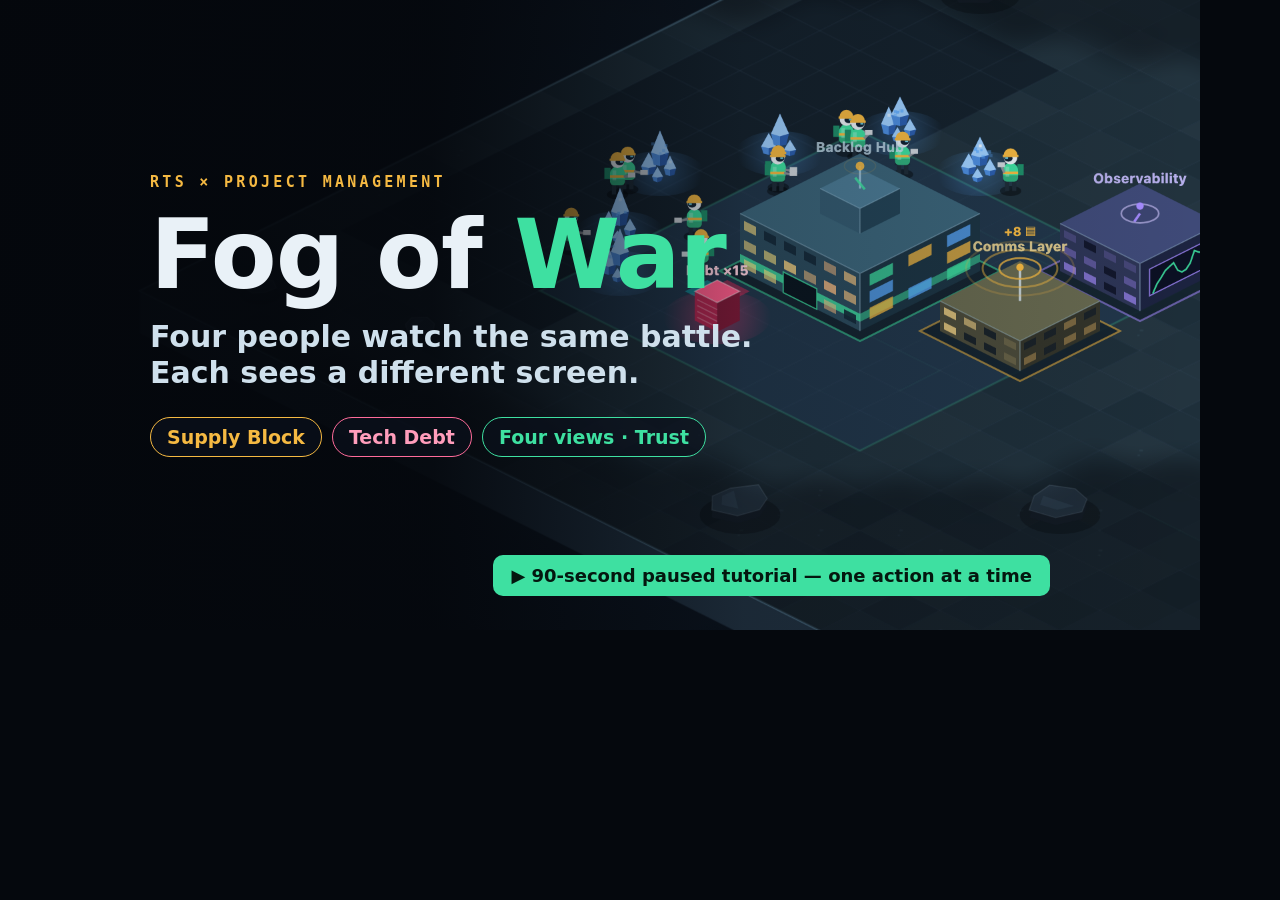
<file: cover/cover-en.html>
<!doctype html><meta charset=utf-8><style>
*{box-sizing:border-box;margin:0}body{width:1200px;height:630px;overflow:hidden;background:#05080d;font-family:"Helvetica Neue",system-ui,sans-serif;color:#e9f1f7;position:relative}
.bg{position:absolute;inset:0;background:url(bg-en.png) center/cover}
.sh{position:absolute;inset:0;background:linear-gradient(90deg,rgba(4,7,12,.97) 0%,rgba(4,7,12,.9) 36%,rgba(4,7,12,.18) 62%,rgba(4,7,12,0) 100%)}
.t{position:absolute;left:150px;top:0;bottom:0;display:flex;flex-direction:column;justify-content:center;gap:16px;width:680px}
.k{font:700 15px ui-monospace,Menlo,monospace;letter-spacing:.22em;color:#f5b942}
h1{font-size:96px;line-height:1;letter-spacing:-.01em;font-weight:800}
h1 em{font-style:normal;color:#3ee0a1}
.s{font-size:30px;font-weight:700;color:#cfe0ec;line-height:1.2}
.c{display:flex;gap:10px;margin-top:10px;flex-wrap:wrap}
.c span{padding:8px 16px;border-radius:99px;font-size:19px;font-weight:700;border:1.5px solid rgba(255,255,255,.25);background:rgba(10,17,28,.7)}
.c span:nth-child(1){border-color:#f5b942;color:#f5b942}.c span:nth-child(2){border-color:#ff6b9a;color:#ff9dbb}.c span:nth-child(3){border-color:#3ee0a1;color:#3ee0a1}
.b{position:absolute;right:150px;bottom:34px;font-size:18px;font-weight:700;padding:10px 18px;border-radius:10px;background:#3ee0a1;color:#04170f}
</style><div class=bg></div><div class=sh></div>
<div class=t><div class=k>RTS × PROJECT MANAGEMENT</div><h1>Fog of <em>War</em></h1><div class=s>Four people watch the same battle.<br>Each sees a different screen.</div>
<div class=c><span>Supply Block</span><span>Tech Debt</span><span>Four views · Trust</span></div></div>
<div class=b>▶ 90-second paused tutorial — one action at a time</div>
</file>
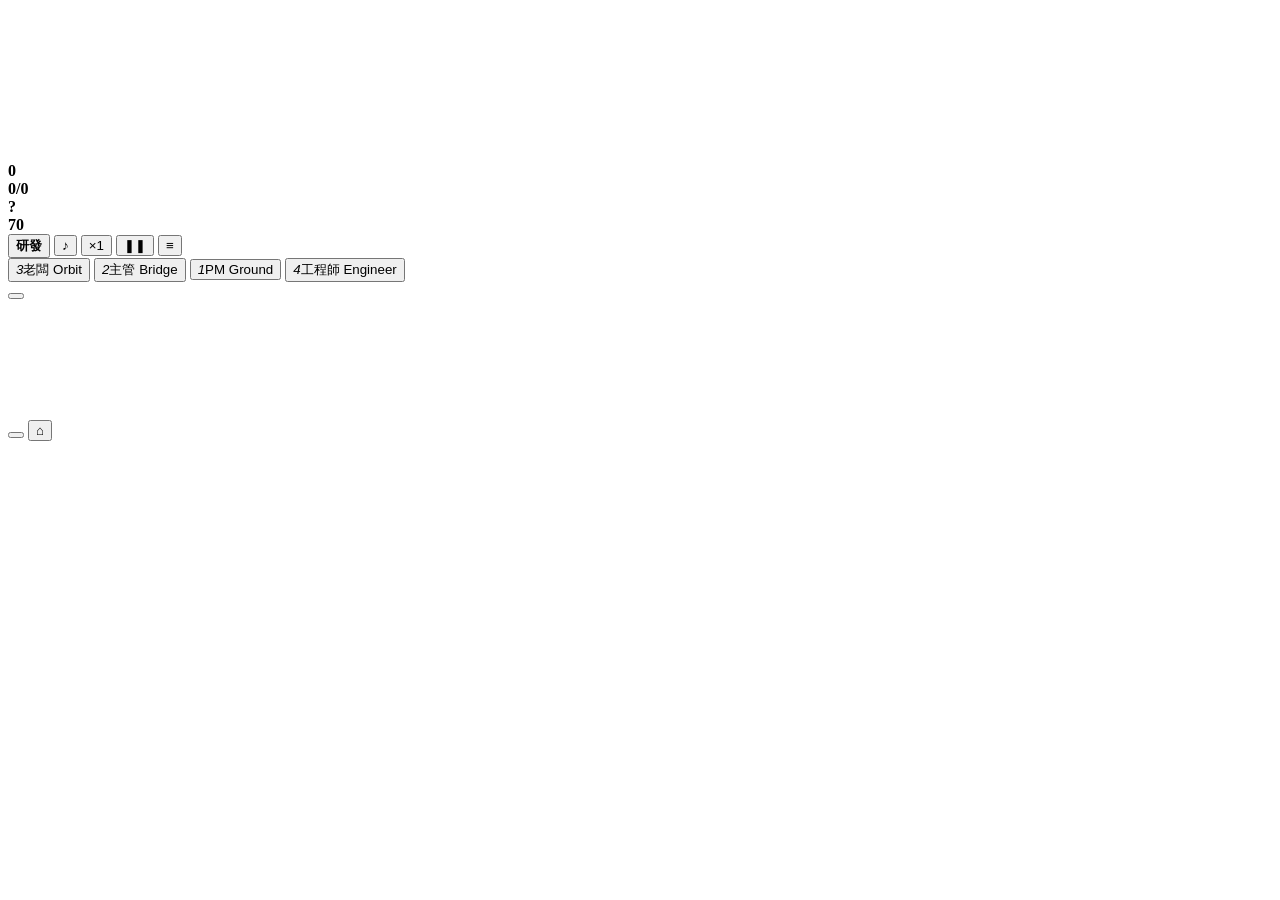
<file: src/index.template.html>
<!doctype html>
<html lang="zh-Hant">
<head>
<meta charset="utf-8">
<meta name="viewport" content="width=device-width,initial-scale=1,viewport-fit=cover">
<title>戰爭迷霧 — 專案管理即時戰略</title>
<meta name="description" content="星海爭霸風格的專案管理即時戰略：先暫停教學、一次學一個動作，玩懂供給卡住、技術債、三層視野與信任。">
<link rel="alternate" hreflang="zh-Hant" href="https://www.toolhubmaster.com/tools/a92c8cad-e1f6-4ffe-8fc8-7a3c5a63743b/index.html?lang=zh">
<link rel="alternate" hreflang="en" href="https://www.toolhubmaster.com/tools/a92c8cad-e1f6-4ffe-8fc8-7a3c5a63743b/index.html?lang=en">
<link rel="alternate" hreflang="x-default" href="https://www.toolhubmaster.com/tools/a92c8cad-e1f6-4ffe-8fc8-7a3c5a63743b/index.html">
<meta property="og:type" content="website">
<meta property="og:title" content="Fog of War — a project-management RTS">
<meta property="og:description" content="A StarCraft-style strategy game for learning project management. Paused step-by-step tutorial, then play through Supply Block, tech debt, the four views (Boss / Manager / PM / Engineer), trust, and The Mythical Man-Month. In English and Traditional Chinese.">
<meta property="og:url" content="https://www.toolhubmaster.com/tools/a92c8cad-e1f6-4ffe-8fc8-7a3c5a63743b/index.html?lang=en">
<meta property="og:image" content="https://www.toolhubmaster.com/tools/a92c8cad-e1f6-4ffe-8fc8-7a3c5a63743b/cover-en.png">
<meta property="og:image:width" content="1200">
<meta property="og:image:height" content="630">
<meta property="og:locale" content="en_US">
<meta property="og:locale:alternate" content="zh_TW">
<meta name="twitter:card" content="summary_large_image">
<meta name="twitter:title" content="Fog of War — a project-management RTS">
<meta name="twitter:description" content="Four people watch the same battle — each sees a different screen. A StarCraft-style game for learning project management: Supply Block, tech debt, trust, and The Mythical Man-Month.">
<meta name="twitter:image" content="https://www.toolhubmaster.com/tools/a92c8cad-e1f6-4ffe-8fc8-7a3c5a63743b/cover-en.png">
<link rel="icon" href="data:image/svg+xml,%3Csvg xmlns='http://www.w3.org/2000/svg' viewBox='0 0 32 32'%3E%3Crect width='32' height='32' rx='7' fill='%230b1420'/%3E%3Cpath d='M16 5l10 5.5v11L16 27 6 21.5v-11z' fill='none' stroke='%233ee0a1' stroke-width='2'/%3E%3Ccircle cx='16' cy='16' r='3' fill='%23f5b942'/%3E%3C/svg%3E">
<style>
/*__CSS__*/
</style>
</head>
<body>
<div id="app">
  <canvas id="stage"></canvas>

  <div id="hud" class="off">
    <div id="tl" class="panel">
      <div id="mTitle"></div>
      <div id="mGoal"></div>
      <div id="mSub"></div>
    </div>
    <div id="tc"><span id="clock"></span><span id="pausedTag"></span></div>
    <div id="tr">
      <div class="pill" id="pOre" title="預算 Budget"><i class="g ore"></i><b>0</b><small></small></div>
      <div class="pill hide" id="pSup" title="管理頻寬 Bandwidth（Supply）"><i class="g sup"></i><b>0/0</b><small></small></div>
      <div class="pill hide" id="pDebt" title="技術債 Tech Debt"><i class="g debt"></i><b>?</b><small></small></div>
      <div class="pill hide" id="pTrust" title="信任 Trust（老闆給你的自由度）"><i class="g trust"></i><b>70</b><small></small></div>
      <button class="pill hide" id="bTech" title="研發面板 (T)"><i class="g tech"></i><b>研發</b><small></small></button>
      <button class="ibtn" id="bMute" title="音效 (M)">♪</button>
      <button class="ibtn" id="bSpeed" title="加速 (＋)">×1</button>
      <button class="ibtn" id="bPause" title="暫停 (P)">❚❚</button>
      <button class="ibtn" id="bMenu" title="選單 (Esc)">≡</button>
    </div>
    <div id="views" class="hide">
      <button data-role="orbit"><i>3</i>老闆<span class="en"> Orbit</span></button>
      <button data-role="bridge"><i>2</i>主管<span class="en"> Bridge</span></button>
      <button data-role="ground" class="on"><i>1</i>PM<span class="en"> Ground</span></button>
      <button data-role="engineer" class="eng"><i>4</i>工程師<span class="en"> Engineer</span></button>
    </div>
    <div id="tech" class="panel hide"></div>
    <div id="feed"></div>
    <button id="rep" class="hide"></button>
    <div id="layer" class="panel hide"></div>
    <div id="bl" class="hide"><canvas id="mm" width="224" height="116"></canvas></div>
    <div id="bc" class="panel hide"></div>
    <div id="br" class="hide"></div>
    <button id="idle" class="hide"></button>
    <button id="home" class="hide" title="回基地 (H)">⌂</button>
  </div>

  <div id="dragbox"></div>
  <div id="toast"></div>

  <div id="coach" class="off">
    <div id="spot"></div>
    <div id="ptr"></div>
    <div id="bubble">
      <div id="cStep"></div>
      <div id="cMsg"></div>
      <div id="cSub"></div>
      <div id="cAct"></div>
    </div>
  </div>

  <div id="modal" class="off"></div>
</div>
<script>
/*__JS__*/
</script>
</body>
</html>
</file>
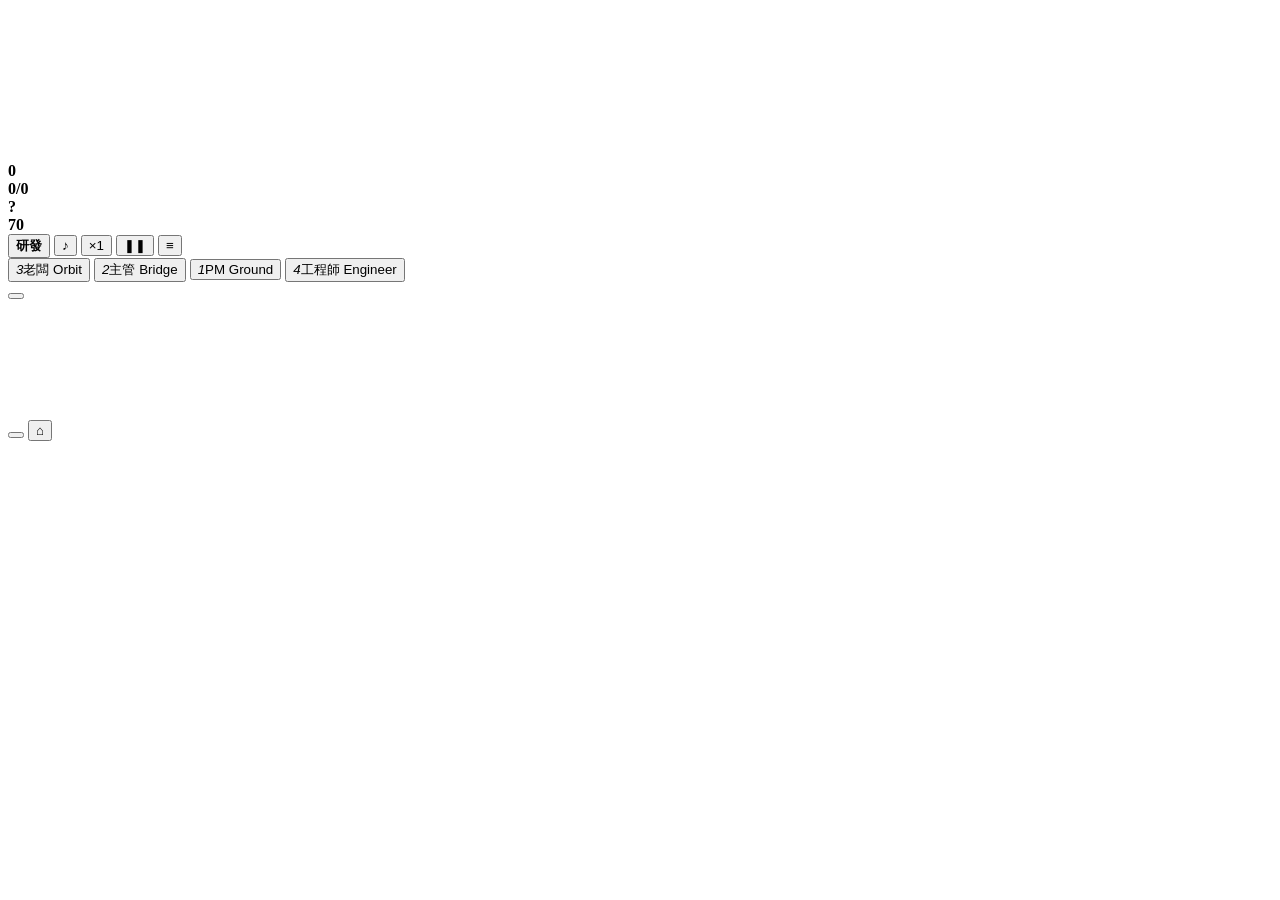
<file: orig/src/index.template.html>
<!doctype html>
<html lang="zh-Hant">
<head>
<meta charset="utf-8">
<meta name="viewport" content="width=device-width,initial-scale=1,viewport-fit=cover">
<title>戰爭迷霧 — 專案管理即時戰略</title>
<meta name="description" content="星海爭霸風格的專案管理即時戰略：先暫停教學、一次學一個動作，玩懂供給卡住、技術債、三層視野與信任。">
<link rel="icon" href="data:image/svg+xml,%3Csvg xmlns='http://www.w3.org/2000/svg' viewBox='0 0 32 32'%3E%3Crect width='32' height='32' rx='7' fill='%230b1420'/%3E%3Cpath d='M16 5l10 5.5v11L16 27 6 21.5v-11z' fill='none' stroke='%233ee0a1' stroke-width='2'/%3E%3Ccircle cx='16' cy='16' r='3' fill='%23f5b942'/%3E%3C/svg%3E">
<style>
/*__CSS__*/
</style>
</head>
<body>
<div id="app">
  <canvas id="stage"></canvas>

  <div id="hud" class="off">
    <div id="tl" class="panel">
      <div id="mTitle"></div>
      <div id="mGoal"></div>
      <div id="mSub"></div>
    </div>
    <div id="tc"><span id="clock"></span><span id="pausedTag"></span></div>
    <div id="tr">
      <div class="pill" id="pOre" title="預算 Budget"><i class="g ore"></i><b>0</b><small></small></div>
      <div class="pill hide" id="pSup" title="管理頻寬 Bandwidth（Supply）"><i class="g sup"></i><b>0/0</b><small></small></div>
      <div class="pill hide" id="pDebt" title="技術債 Tech Debt"><i class="g debt"></i><b>?</b><small></small></div>
      <div class="pill hide" id="pTrust" title="信任 Trust（老闆給你的自由度）"><i class="g trust"></i><b>70</b><small></small></div>
      <button class="pill hide" id="bTech" title="研發面板 (T)"><i class="g tech"></i><b>研發</b><small></small></button>
      <button class="ibtn" id="bMute" title="音效 (M)">♪</button>
      <button class="ibtn" id="bSpeed" title="加速 (＋)">×1</button>
      <button class="ibtn" id="bPause" title="暫停 (P)">❚❚</button>
      <button class="ibtn" id="bMenu" title="選單 (Esc)">≡</button>
    </div>
    <div id="views" class="hide">
      <button data-role="orbit"><i>3</i>老闆<span class="en"> Orbit</span></button>
      <button data-role="bridge"><i>2</i>主管<span class="en"> Bridge</span></button>
      <button data-role="ground" class="on"><i>1</i>PM<span class="en"> Ground</span></button>
      <button data-role="engineer" class="eng"><i>4</i>工程師<span class="en"> Engineer</span></button>
    </div>
    <div id="tech" class="panel hide"></div>
    <div id="feed"></div>
    <button id="rep" class="hide"></button>
    <div id="layer" class="panel hide"></div>
    <div id="bl" class="hide"><canvas id="mm" width="224" height="116"></canvas></div>
    <div id="bc" class="panel hide"></div>
    <div id="br" class="hide"></div>
    <button id="idle" class="hide"></button>
    <button id="home" class="hide" title="回基地 (H)">⌂</button>
  </div>

  <div id="dragbox"></div>
  <div id="toast"></div>

  <div id="coach" class="off">
    <div id="spot"></div>
    <div id="ptr"></div>
    <div id="bubble">
      <div id="cStep"></div>
      <div id="cMsg"></div>
      <div id="cSub"></div>
      <div id="cAct"></div>
    </div>
  </div>

  <div id="modal" class="off"></div>
</div>
<script>
/*__JS__*/
</script>
</body>
</html>
</file>
